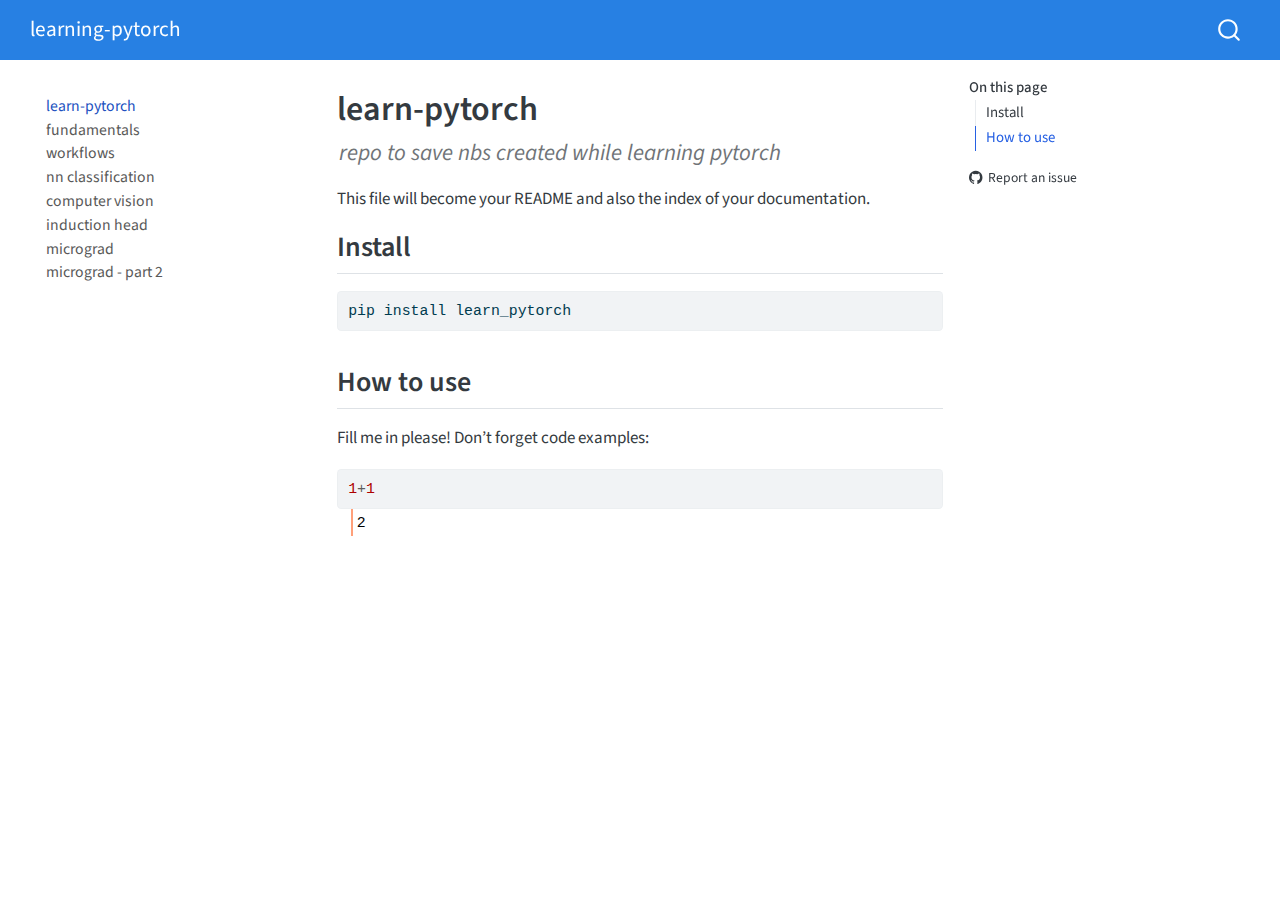
<file: index.html>
<!DOCTYPE html>
<html xmlns="http://www.w3.org/1999/xhtml" lang="en" xml:lang="en"><head>

<meta charset="utf-8">
<meta name="generator" content="quarto-1.5.56">

<meta name="viewport" content="width=device-width, initial-scale=1.0, user-scalable=yes">

<meta name="description" content="repo to save nbs created while learning pytorch">

<title>learn-pytorch – learning-pytorch</title>
<style>
code{white-space: pre-wrap;}
span.smallcaps{font-variant: small-caps;}
div.columns{display: flex; gap: min(4vw, 1.5em);}
div.column{flex: auto; overflow-x: auto;}
div.hanging-indent{margin-left: 1.5em; text-indent: -1.5em;}
ul.task-list{list-style: none;}
ul.task-list li input[type="checkbox"] {
  width: 0.8em;
  margin: 0 0.8em 0.2em -1em; /* quarto-specific, see https://github.com/quarto-dev/quarto-cli/issues/4556 */ 
  vertical-align: middle;
}
/* CSS for syntax highlighting */
pre > code.sourceCode { white-space: pre; position: relative; }
pre > code.sourceCode > span { line-height: 1.25; }
pre > code.sourceCode > span:empty { height: 1.2em; }
.sourceCode { overflow: visible; }
code.sourceCode > span { color: inherit; text-decoration: inherit; }
div.sourceCode { margin: 1em 0; }
pre.sourceCode { margin: 0; }
@media screen {
div.sourceCode { overflow: auto; }
}
@media print {
pre > code.sourceCode { white-space: pre-wrap; }
pre > code.sourceCode > span { display: inline-block; text-indent: -5em; padding-left: 5em; }
}
pre.numberSource code
  { counter-reset: source-line 0; }
pre.numberSource code > span
  { position: relative; left: -4em; counter-increment: source-line; }
pre.numberSource code > span > a:first-child::before
  { content: counter(source-line);
    position: relative; left: -1em; text-align: right; vertical-align: baseline;
    border: none; display: inline-block;
    -webkit-touch-callout: none; -webkit-user-select: none;
    -khtml-user-select: none; -moz-user-select: none;
    -ms-user-select: none; user-select: none;
    padding: 0 4px; width: 4em;
  }
pre.numberSource { margin-left: 3em;  padding-left: 4px; }
div.sourceCode
  {   }
@media screen {
pre > code.sourceCode > span > a:first-child::before { text-decoration: underline; }
}
</style>


<script src="site_libs/quarto-nav/quarto-nav.js"></script>
<script src="site_libs/quarto-nav/headroom.min.js"></script>
<script src="site_libs/clipboard/clipboard.min.js"></script>
<script src="site_libs/quarto-search/autocomplete.umd.js"></script>
<script src="site_libs/quarto-search/fuse.min.js"></script>
<script src="site_libs/quarto-search/quarto-search.js"></script>
<meta name="quarto:offset" content="./">
<script src="site_libs/quarto-html/quarto.js"></script>
<script src="site_libs/quarto-html/popper.min.js"></script>
<script src="site_libs/quarto-html/tippy.umd.min.js"></script>
<script src="site_libs/quarto-html/anchor.min.js"></script>
<link href="site_libs/quarto-html/tippy.css" rel="stylesheet">
<link href="site_libs/quarto-html/quarto-syntax-highlighting.css" rel="stylesheet" id="quarto-text-highlighting-styles">
<script src="site_libs/bootstrap/bootstrap.min.js"></script>
<link href="site_libs/bootstrap/bootstrap-icons.css" rel="stylesheet">
<link href="site_libs/bootstrap/bootstrap.min.css" rel="stylesheet" id="quarto-bootstrap" data-mode="light">
<script id="quarto-search-options" type="application/json">{
  "location": "navbar",
  "copy-button": false,
  "collapse-after": 3,
  "panel-placement": "end",
  "type": "overlay",
  "limit": 50,
  "keyboard-shortcut": [
    "f",
    "/",
    "s"
  ],
  "show-item-context": false,
  "language": {
    "search-no-results-text": "No results",
    "search-matching-documents-text": "matching documents",
    "search-copy-link-title": "Copy link to search",
    "search-hide-matches-text": "Hide additional matches",
    "search-more-match-text": "more match in this document",
    "search-more-matches-text": "more matches in this document",
    "search-clear-button-title": "Clear",
    "search-text-placeholder": "",
    "search-detached-cancel-button-title": "Cancel",
    "search-submit-button-title": "Submit",
    "search-label": "Search"
  }
}</script>


<link rel="stylesheet" href="styles.css">
<meta property="og:title" content="learn-pytorch – learning-pytorch">
<meta property="og:description" content="repo to save nbs created while learning pytorch">
<meta property="og:site_name" content="learning-pytorch">
<meta name="twitter:title" content="learn-pytorch – learning-pytorch">
<meta name="twitter:description" content="repo to save nbs created while learning pytorch">
<meta name="twitter:card" content="summary">
</head>

<body class="nav-sidebar floating nav-fixed">

<div id="quarto-search-results"></div>
  <header id="quarto-header" class="headroom fixed-top">
    <nav class="navbar navbar-expand-lg " data-bs-theme="dark">
      <div class="navbar-container container-fluid">
      <div class="navbar-brand-container mx-auto">
    <a class="navbar-brand" href="./index.html">
    <span class="navbar-title">learning-pytorch</span>
    </a>
  </div>
        <div class="quarto-navbar-tools tools-end">
</div>
          <div id="quarto-search" class="" title="Search"></div>
      </div> <!-- /container-fluid -->
    </nav>
  <nav class="quarto-secondary-nav">
    <div class="container-fluid d-flex">
      <button type="button" class="quarto-btn-toggle btn" data-bs-toggle="collapse" role="button" data-bs-target=".quarto-sidebar-collapse-item" aria-controls="quarto-sidebar" aria-expanded="false" aria-label="Toggle sidebar navigation" onclick="if (window.quartoToggleHeadroom) { window.quartoToggleHeadroom(); }">
        <i class="bi bi-layout-text-sidebar-reverse"></i>
      </button>
        <nav class="quarto-page-breadcrumbs" aria-label="breadcrumb"><ol class="breadcrumb"><li class="breadcrumb-item"><a href="./index.html">learn-pytorch</a></li></ol></nav>
        <a class="flex-grow-1" role="navigation" data-bs-toggle="collapse" data-bs-target=".quarto-sidebar-collapse-item" aria-controls="quarto-sidebar" aria-expanded="false" aria-label="Toggle sidebar navigation" onclick="if (window.quartoToggleHeadroom) { window.quartoToggleHeadroom(); }">      
        </a>
    </div>
  </nav>
</header>
<!-- content -->
<div id="quarto-content" class="quarto-container page-columns page-rows-contents page-layout-article page-navbar">
<!-- sidebar -->
  <nav id="quarto-sidebar" class="sidebar collapse collapse-horizontal quarto-sidebar-collapse-item sidebar-navigation floating overflow-auto">
    <div class="sidebar-menu-container"> 
    <ul class="list-unstyled mt-1">
        <li class="sidebar-item">
  <div class="sidebar-item-container"> 
  <a href="./index.html" class="sidebar-item-text sidebar-link active">
 <span class="menu-text">learn-pytorch</span></a>
  </div>
</li>
        <li class="sidebar-item">
  <div class="sidebar-item-container"> 
  <a href="./00-fundamentals.html" class="sidebar-item-text sidebar-link">
 <span class="menu-text">fundamentals</span></a>
  </div>
</li>
        <li class="sidebar-item">
  <div class="sidebar-item-container"> 
  <a href="./01-workflows.html" class="sidebar-item-text sidebar-link">
 <span class="menu-text">workflows</span></a>
  </div>
</li>
        <li class="sidebar-item">
  <div class="sidebar-item-container"> 
  <a href="./02-nn-classification.html" class="sidebar-item-text sidebar-link">
 <span class="menu-text">nn classification</span></a>
  </div>
</li>
        <li class="sidebar-item">
  <div class="sidebar-item-container"> 
  <a href="./03-cv.html" class="sidebar-item-text sidebar-link">
 <span class="menu-text">computer vision</span></a>
  </div>
</li>
        <li class="sidebar-item">
  <div class="sidebar-item-container"> 
  <a href="./induction-head.html" class="sidebar-item-text sidebar-link">
 <span class="menu-text">induction head</span></a>
  </div>
</li>
        <li class="sidebar-item">
  <div class="sidebar-item-container"> 
  <a href="./micrograd.html" class="sidebar-item-text sidebar-link">
 <span class="menu-text">micrograd</span></a>
  </div>
</li>
        <li class="sidebar-item">
  <div class="sidebar-item-container"> 
  <a href="./micrograd_lecture_second_half_roughly.html" class="sidebar-item-text sidebar-link">
 <span class="menu-text">micrograd - part 2</span></a>
  </div>
</li>
    </ul>
    </div>
</nav>
<div id="quarto-sidebar-glass" class="quarto-sidebar-collapse-item" data-bs-toggle="collapse" data-bs-target=".quarto-sidebar-collapse-item"></div>
<!-- margin-sidebar -->
    <div id="quarto-margin-sidebar" class="sidebar margin-sidebar">
        <nav id="TOC" role="doc-toc" class="toc-active">
    <h2 id="toc-title">On this page</h2>
   
  <ul>
  <li><a href="#install" id="toc-install" class="nav-link active" data-scroll-target="#install">Install</a></li>
  <li><a href="#how-to-use" id="toc-how-to-use" class="nav-link" data-scroll-target="#how-to-use">How to use</a></li>
  </ul>
<div class="toc-actions"><ul><li><a href="https://github.com/deven367/learning-pytorch/issues/new" class="toc-action"><i class="bi bi-github"></i>Report an issue</a></li></ul></div></nav>
    </div>
<!-- main -->
<main class="content" id="quarto-document-content">

<header id="title-block-header" class="quarto-title-block default">
<div class="quarto-title">
<h1 class="title">learn-pytorch</h1>
</div>

<div>
  <div class="description">
    repo to save nbs created while learning pytorch
  </div>
</div>


<div class="quarto-title-meta">

    
  
    
  </div>
  


</header>


<!-- WARNING: THIS FILE WAS AUTOGENERATED! DO NOT EDIT! -->
<p>This file will become your README and also the index of your documentation.</p>
<section id="install" class="level2">
<h2 class="anchored" data-anchor-id="install">Install</h2>
<div class="sourceCode" id="cb1"><pre class="sourceCode sh code-with-copy"><code class="sourceCode bash"><span id="cb1-1"><a href="#cb1-1" aria-hidden="true" tabindex="-1"></a><span class="ex">pip</span> install learn_pytorch</span></code><button title="Copy to Clipboard" class="code-copy-button"><i class="bi"></i></button></pre></div>
</section>
<section id="how-to-use" class="level2">
<h2 class="anchored" data-anchor-id="how-to-use">How to use</h2>
<p>Fill me in please! Don’t forget code examples:</p>
<div id="cell-7" class="cell">
<div class="sourceCode cell-code" id="cb2"><pre class="sourceCode python code-with-copy"><code class="sourceCode python"><span id="cb2-1"><a href="#cb2-1" aria-hidden="true" tabindex="-1"></a><span class="dv">1</span><span class="op">+</span><span class="dv">1</span></span></code><button title="Copy to Clipboard" class="code-copy-button"><i class="bi"></i></button></pre></div>
<div class="cell-output cell-output-display">
<pre><code>2</code></pre>
</div>
</div>


</section>

</main> <!-- /main -->
<script id="quarto-html-after-body" type="application/javascript">
window.document.addEventListener("DOMContentLoaded", function (event) {
  const toggleBodyColorMode = (bsSheetEl) => {
    const mode = bsSheetEl.getAttribute("data-mode");
    const bodyEl = window.document.querySelector("body");
    if (mode === "dark") {
      bodyEl.classList.add("quarto-dark");
      bodyEl.classList.remove("quarto-light");
    } else {
      bodyEl.classList.add("quarto-light");
      bodyEl.classList.remove("quarto-dark");
    }
  }
  const toggleBodyColorPrimary = () => {
    const bsSheetEl = window.document.querySelector("link#quarto-bootstrap");
    if (bsSheetEl) {
      toggleBodyColorMode(bsSheetEl);
    }
  }
  toggleBodyColorPrimary();  
  const icon = "";
  const anchorJS = new window.AnchorJS();
  anchorJS.options = {
    placement: 'right',
    icon: icon
  };
  anchorJS.add('.anchored');
  const isCodeAnnotation = (el) => {
    for (const clz of el.classList) {
      if (clz.startsWith('code-annotation-')) {                     
        return true;
      }
    }
    return false;
  }
  const onCopySuccess = function(e) {
    // button target
    const button = e.trigger;
    // don't keep focus
    button.blur();
    // flash "checked"
    button.classList.add('code-copy-button-checked');
    var currentTitle = button.getAttribute("title");
    button.setAttribute("title", "Copied!");
    let tooltip;
    if (window.bootstrap) {
      button.setAttribute("data-bs-toggle", "tooltip");
      button.setAttribute("data-bs-placement", "left");
      button.setAttribute("data-bs-title", "Copied!");
      tooltip = new bootstrap.Tooltip(button, 
        { trigger: "manual", 
          customClass: "code-copy-button-tooltip",
          offset: [0, -8]});
      tooltip.show();    
    }
    setTimeout(function() {
      if (tooltip) {
        tooltip.hide();
        button.removeAttribute("data-bs-title");
        button.removeAttribute("data-bs-toggle");
        button.removeAttribute("data-bs-placement");
      }
      button.setAttribute("title", currentTitle);
      button.classList.remove('code-copy-button-checked');
    }, 1000);
    // clear code selection
    e.clearSelection();
  }
  const getTextToCopy = function(trigger) {
      const codeEl = trigger.previousElementSibling.cloneNode(true);
      for (const childEl of codeEl.children) {
        if (isCodeAnnotation(childEl)) {
          childEl.remove();
        }
      }
      return codeEl.innerText;
  }
  const clipboard = new window.ClipboardJS('.code-copy-button:not([data-in-quarto-modal])', {
    text: getTextToCopy
  });
  clipboard.on('success', onCopySuccess);
  if (window.document.getElementById('quarto-embedded-source-code-modal')) {
    // For code content inside modals, clipBoardJS needs to be initialized with a container option
    // TODO: Check when it could be a function (https://github.com/zenorocha/clipboard.js/issues/860)
    const clipboardModal = new window.ClipboardJS('.code-copy-button[data-in-quarto-modal]', {
      text: getTextToCopy,
      container: window.document.getElementById('quarto-embedded-source-code-modal')
    });
    clipboardModal.on('success', onCopySuccess);
  }
    var localhostRegex = new RegExp(/^(?:http|https):\/\/localhost\:?[0-9]*\//);
    var mailtoRegex = new RegExp(/^mailto:/);
      var filterRegex = new RegExp("https:\/\/deven367\.github\.io\/learning-pytorch");
    var isInternal = (href) => {
        return filterRegex.test(href) || localhostRegex.test(href) || mailtoRegex.test(href);
    }
    // Inspect non-navigation links and adorn them if external
 	var links = window.document.querySelectorAll('a[href]:not(.nav-link):not(.navbar-brand):not(.toc-action):not(.sidebar-link):not(.sidebar-item-toggle):not(.pagination-link):not(.no-external):not([aria-hidden]):not(.dropdown-item):not(.quarto-navigation-tool):not(.about-link)');
    for (var i=0; i<links.length; i++) {
      const link = links[i];
      if (!isInternal(link.href)) {
        // undo the damage that might have been done by quarto-nav.js in the case of
        // links that we want to consider external
        if (link.dataset.originalHref !== undefined) {
          link.href = link.dataset.originalHref;
        }
      }
    }
  function tippyHover(el, contentFn, onTriggerFn, onUntriggerFn) {
    const config = {
      allowHTML: true,
      maxWidth: 500,
      delay: 100,
      arrow: false,
      appendTo: function(el) {
          return el.parentElement;
      },
      interactive: true,
      interactiveBorder: 10,
      theme: 'quarto',
      placement: 'bottom-start',
    };
    if (contentFn) {
      config.content = contentFn;
    }
    if (onTriggerFn) {
      config.onTrigger = onTriggerFn;
    }
    if (onUntriggerFn) {
      config.onUntrigger = onUntriggerFn;
    }
    window.tippy(el, config); 
  }
  const noterefs = window.document.querySelectorAll('a[role="doc-noteref"]');
  for (var i=0; i<noterefs.length; i++) {
    const ref = noterefs[i];
    tippyHover(ref, function() {
      // use id or data attribute instead here
      let href = ref.getAttribute('data-footnote-href') || ref.getAttribute('href');
      try { href = new URL(href).hash; } catch {}
      const id = href.replace(/^#\/?/, "");
      const note = window.document.getElementById(id);
      if (note) {
        return note.innerHTML;
      } else {
        return "";
      }
    });
  }
  const xrefs = window.document.querySelectorAll('a.quarto-xref');
  const processXRef = (id, note) => {
    // Strip column container classes
    const stripColumnClz = (el) => {
      el.classList.remove("page-full", "page-columns");
      if (el.children) {
        for (const child of el.children) {
          stripColumnClz(child);
        }
      }
    }
    stripColumnClz(note)
    if (id === null || id.startsWith('sec-')) {
      // Special case sections, only their first couple elements
      const container = document.createElement("div");
      if (note.children && note.children.length > 2) {
        container.appendChild(note.children[0].cloneNode(true));
        for (let i = 1; i < note.children.length; i++) {
          const child = note.children[i];
          if (child.tagName === "P" && child.innerText === "") {
            continue;
          } else {
            container.appendChild(child.cloneNode(true));
            break;
          }
        }
        if (window.Quarto?.typesetMath) {
          window.Quarto.typesetMath(container);
        }
        return container.innerHTML
      } else {
        if (window.Quarto?.typesetMath) {
          window.Quarto.typesetMath(note);
        }
        return note.innerHTML;
      }
    } else {
      // Remove any anchor links if they are present
      const anchorLink = note.querySelector('a.anchorjs-link');
      if (anchorLink) {
        anchorLink.remove();
      }
      if (window.Quarto?.typesetMath) {
        window.Quarto.typesetMath(note);
      }
      // TODO in 1.5, we should make sure this works without a callout special case
      if (note.classList.contains("callout")) {
        return note.outerHTML;
      } else {
        return note.innerHTML;
      }
    }
  }
  for (var i=0; i<xrefs.length; i++) {
    const xref = xrefs[i];
    tippyHover(xref, undefined, function(instance) {
      instance.disable();
      let url = xref.getAttribute('href');
      let hash = undefined; 
      if (url.startsWith('#')) {
        hash = url;
      } else {
        try { hash = new URL(url).hash; } catch {}
      }
      if (hash) {
        const id = hash.replace(/^#\/?/, "");
        const note = window.document.getElementById(id);
        if (note !== null) {
          try {
            const html = processXRef(id, note.cloneNode(true));
            instance.setContent(html);
          } finally {
            instance.enable();
            instance.show();
          }
        } else {
          // See if we can fetch this
          fetch(url.split('#')[0])
          .then(res => res.text())
          .then(html => {
            const parser = new DOMParser();
            const htmlDoc = parser.parseFromString(html, "text/html");
            const note = htmlDoc.getElementById(id);
            if (note !== null) {
              const html = processXRef(id, note);
              instance.setContent(html);
            } 
          }).finally(() => {
            instance.enable();
            instance.show();
          });
        }
      } else {
        // See if we can fetch a full url (with no hash to target)
        // This is a special case and we should probably do some content thinning / targeting
        fetch(url)
        .then(res => res.text())
        .then(html => {
          const parser = new DOMParser();
          const htmlDoc = parser.parseFromString(html, "text/html");
          const note = htmlDoc.querySelector('main.content');
          if (note !== null) {
            // This should only happen for chapter cross references
            // (since there is no id in the URL)
            // remove the first header
            if (note.children.length > 0 && note.children[0].tagName === "HEADER") {
              note.children[0].remove();
            }
            const html = processXRef(null, note);
            instance.setContent(html);
          } 
        }).finally(() => {
          instance.enable();
          instance.show();
        });
      }
    }, function(instance) {
    });
  }
      let selectedAnnoteEl;
      const selectorForAnnotation = ( cell, annotation) => {
        let cellAttr = 'data-code-cell="' + cell + '"';
        let lineAttr = 'data-code-annotation="' +  annotation + '"';
        const selector = 'span[' + cellAttr + '][' + lineAttr + ']';
        return selector;
      }
      const selectCodeLines = (annoteEl) => {
        const doc = window.document;
        const targetCell = annoteEl.getAttribute("data-target-cell");
        const targetAnnotation = annoteEl.getAttribute("data-target-annotation");
        const annoteSpan = window.document.querySelector(selectorForAnnotation(targetCell, targetAnnotation));
        const lines = annoteSpan.getAttribute("data-code-lines").split(",");
        const lineIds = lines.map((line) => {
          return targetCell + "-" + line;
        })
        let top = null;
        let height = null;
        let parent = null;
        if (lineIds.length > 0) {
            //compute the position of the single el (top and bottom and make a div)
            const el = window.document.getElementById(lineIds[0]);
            top = el.offsetTop;
            height = el.offsetHeight;
            parent = el.parentElement.parentElement;
          if (lineIds.length > 1) {
            const lastEl = window.document.getElementById(lineIds[lineIds.length - 1]);
            const bottom = lastEl.offsetTop + lastEl.offsetHeight;
            height = bottom - top;
          }
          if (top !== null && height !== null && parent !== null) {
            // cook up a div (if necessary) and position it 
            let div = window.document.getElementById("code-annotation-line-highlight");
            if (div === null) {
              div = window.document.createElement("div");
              div.setAttribute("id", "code-annotation-line-highlight");
              div.style.position = 'absolute';
              parent.appendChild(div);
            }
            div.style.top = top - 2 + "px";
            div.style.height = height + 4 + "px";
            div.style.left = 0;
            let gutterDiv = window.document.getElementById("code-annotation-line-highlight-gutter");
            if (gutterDiv === null) {
              gutterDiv = window.document.createElement("div");
              gutterDiv.setAttribute("id", "code-annotation-line-highlight-gutter");
              gutterDiv.style.position = 'absolute';
              const codeCell = window.document.getElementById(targetCell);
              const gutter = codeCell.querySelector('.code-annotation-gutter');
              gutter.appendChild(gutterDiv);
            }
            gutterDiv.style.top = top - 2 + "px";
            gutterDiv.style.height = height + 4 + "px";
          }
          selectedAnnoteEl = annoteEl;
        }
      };
      const unselectCodeLines = () => {
        const elementsIds = ["code-annotation-line-highlight", "code-annotation-line-highlight-gutter"];
        elementsIds.forEach((elId) => {
          const div = window.document.getElementById(elId);
          if (div) {
            div.remove();
          }
        });
        selectedAnnoteEl = undefined;
      };
        // Handle positioning of the toggle
    window.addEventListener(
      "resize",
      throttle(() => {
        elRect = undefined;
        if (selectedAnnoteEl) {
          selectCodeLines(selectedAnnoteEl);
        }
      }, 10)
    );
    function throttle(fn, ms) {
    let throttle = false;
    let timer;
      return (...args) => {
        if(!throttle) { // first call gets through
            fn.apply(this, args);
            throttle = true;
        } else { // all the others get throttled
            if(timer) clearTimeout(timer); // cancel #2
            timer = setTimeout(() => {
              fn.apply(this, args);
              timer = throttle = false;
            }, ms);
        }
      };
    }
      // Attach click handler to the DT
      const annoteDls = window.document.querySelectorAll('dt[data-target-cell]');
      for (const annoteDlNode of annoteDls) {
        annoteDlNode.addEventListener('click', (event) => {
          const clickedEl = event.target;
          if (clickedEl !== selectedAnnoteEl) {
            unselectCodeLines();
            const activeEl = window.document.querySelector('dt[data-target-cell].code-annotation-active');
            if (activeEl) {
              activeEl.classList.remove('code-annotation-active');
            }
            selectCodeLines(clickedEl);
            clickedEl.classList.add('code-annotation-active');
          } else {
            // Unselect the line
            unselectCodeLines();
            clickedEl.classList.remove('code-annotation-active');
          }
        });
      }
  const findCites = (el) => {
    const parentEl = el.parentElement;
    if (parentEl) {
      const cites = parentEl.dataset.cites;
      if (cites) {
        return {
          el,
          cites: cites.split(' ')
        };
      } else {
        return findCites(el.parentElement)
      }
    } else {
      return undefined;
    }
  };
  var bibliorefs = window.document.querySelectorAll('a[role="doc-biblioref"]');
  for (var i=0; i<bibliorefs.length; i++) {
    const ref = bibliorefs[i];
    const citeInfo = findCites(ref);
    if (citeInfo) {
      tippyHover(citeInfo.el, function() {
        var popup = window.document.createElement('div');
        citeInfo.cites.forEach(function(cite) {
          var citeDiv = window.document.createElement('div');
          citeDiv.classList.add('hanging-indent');
          citeDiv.classList.add('csl-entry');
          var biblioDiv = window.document.getElementById('ref-' + cite);
          if (biblioDiv) {
            citeDiv.innerHTML = biblioDiv.innerHTML;
          }
          popup.appendChild(citeDiv);
        });
        return popup.innerHTML;
      });
    }
  }
});
</script>
</div> <!-- /content -->




<footer class="footer"><div class="nav-footer"><div class="nav-footer-center"><div class="toc-actions d-sm-block d-md-none"><ul><li><a href="https://github.com/deven367/learning-pytorch/issues/new" class="toc-action"><i class="bi bi-github"></i>Report an issue</a></li></ul></div></div></div></footer></body></html>
</file>
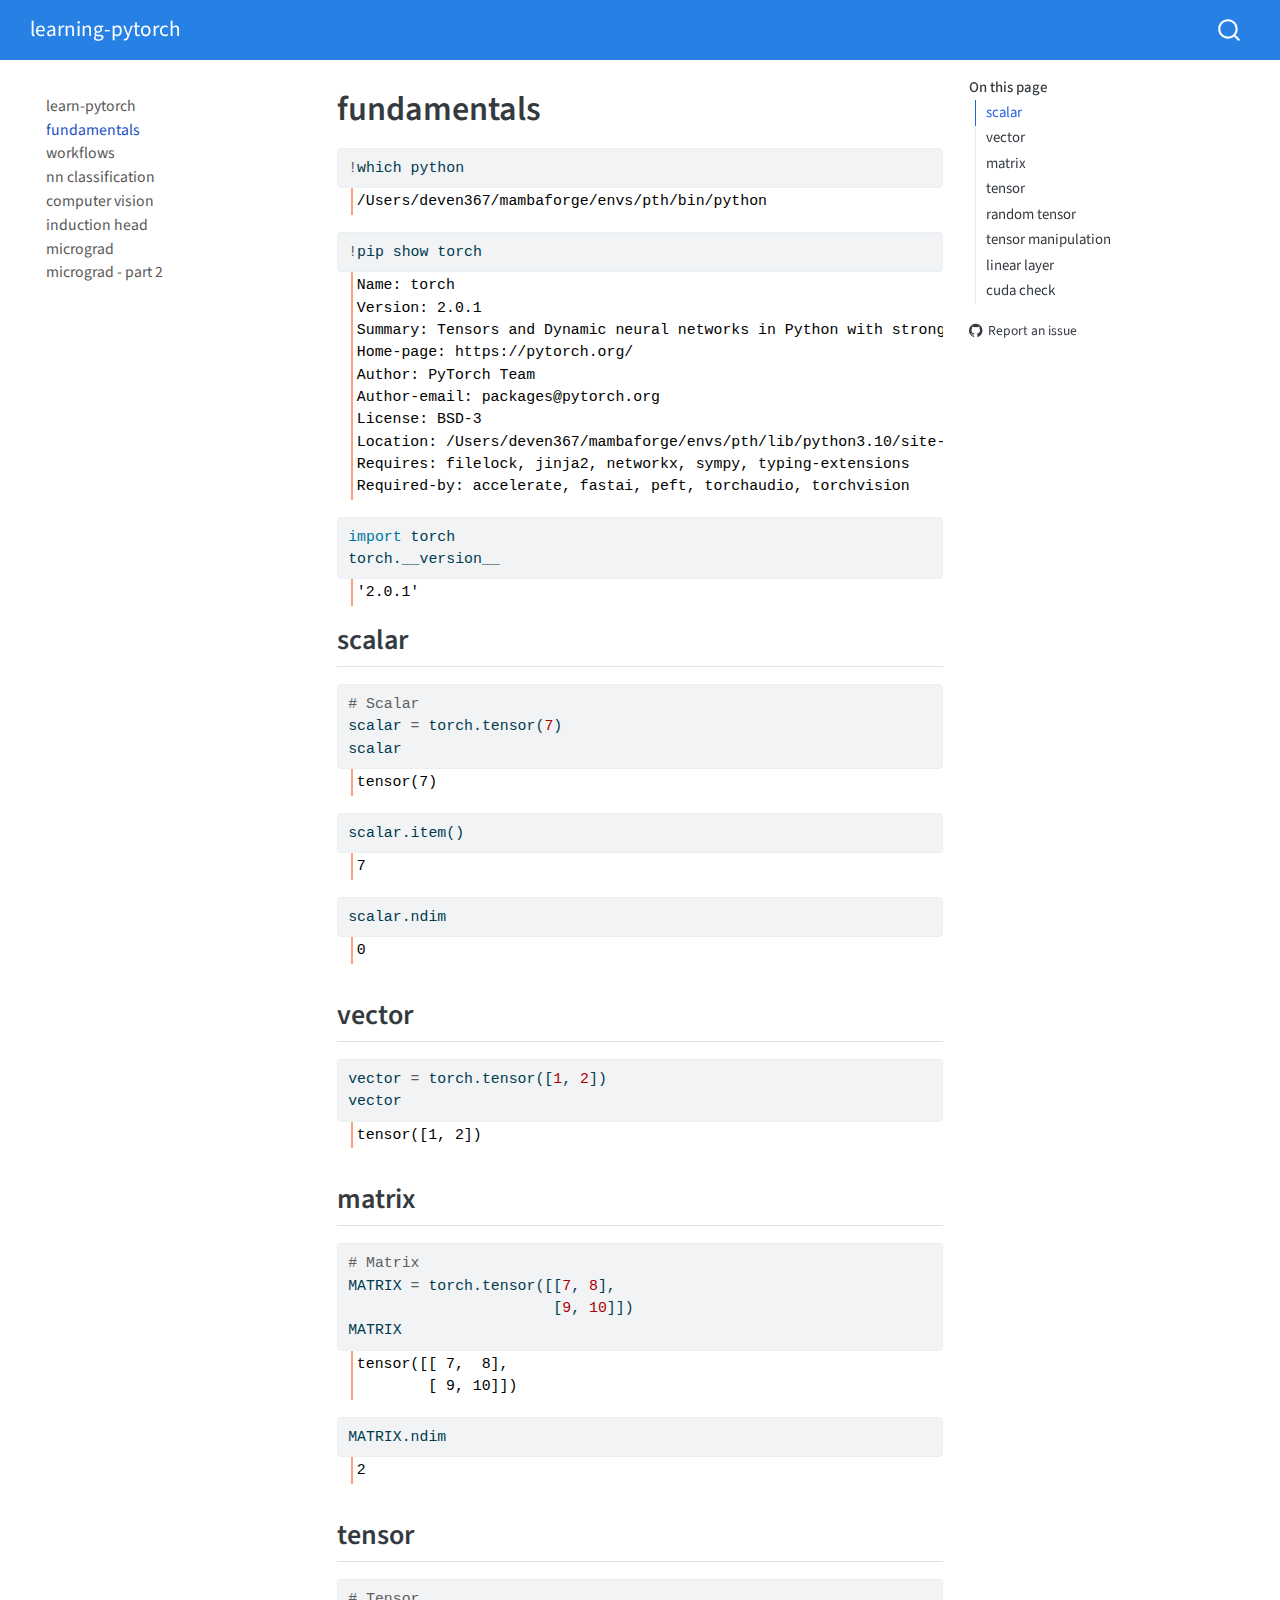
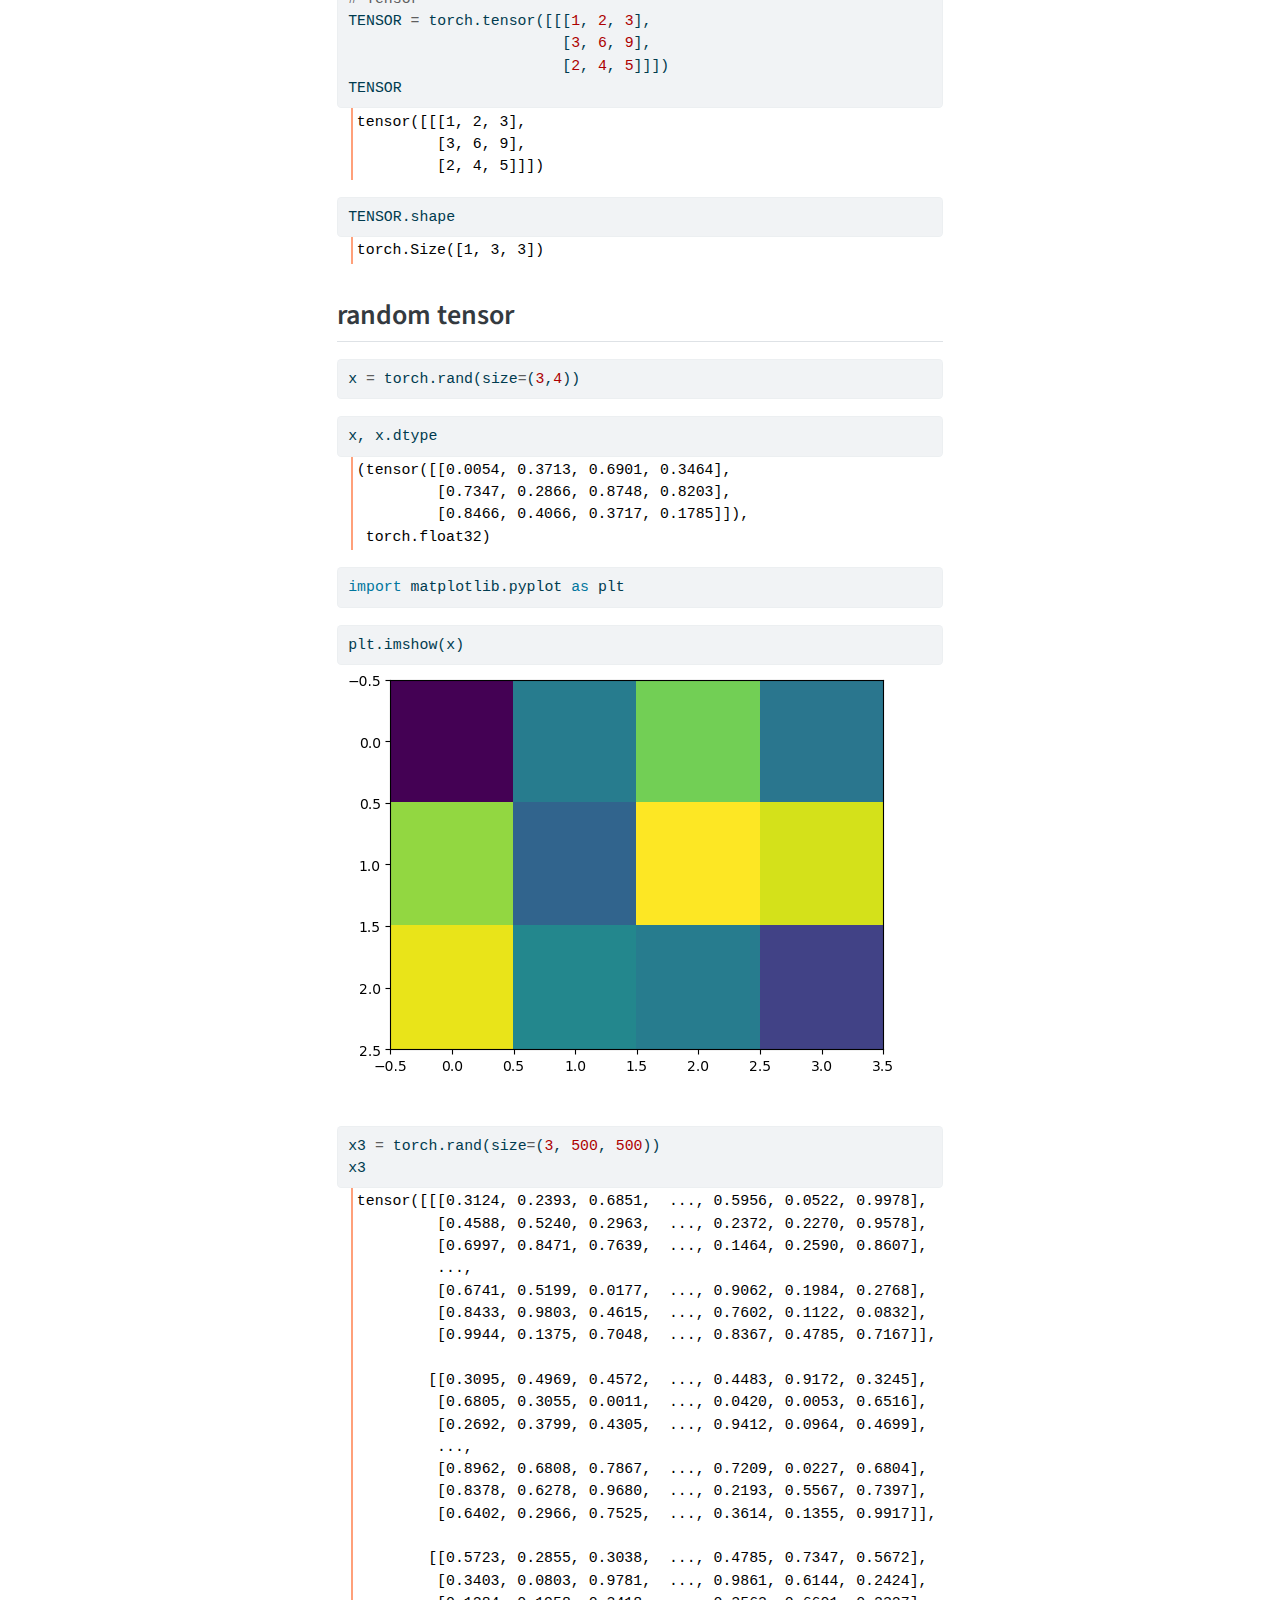
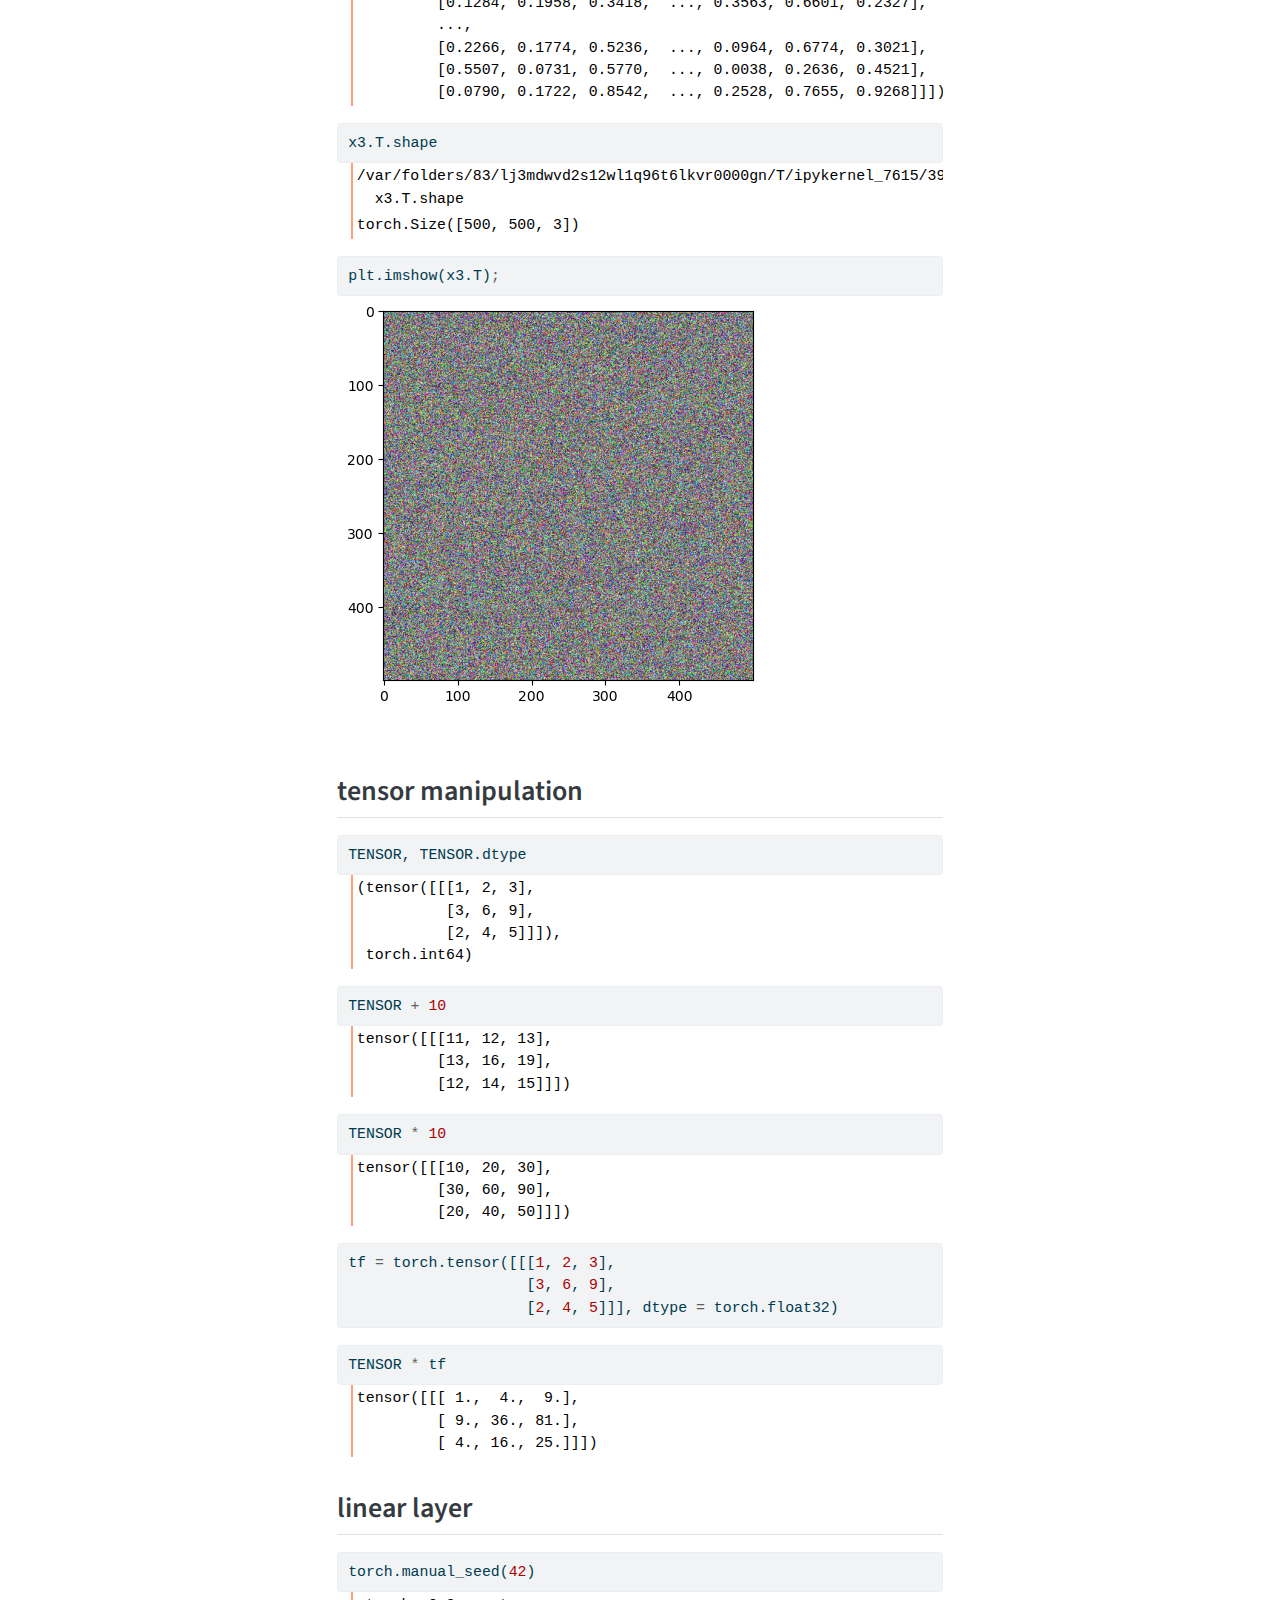
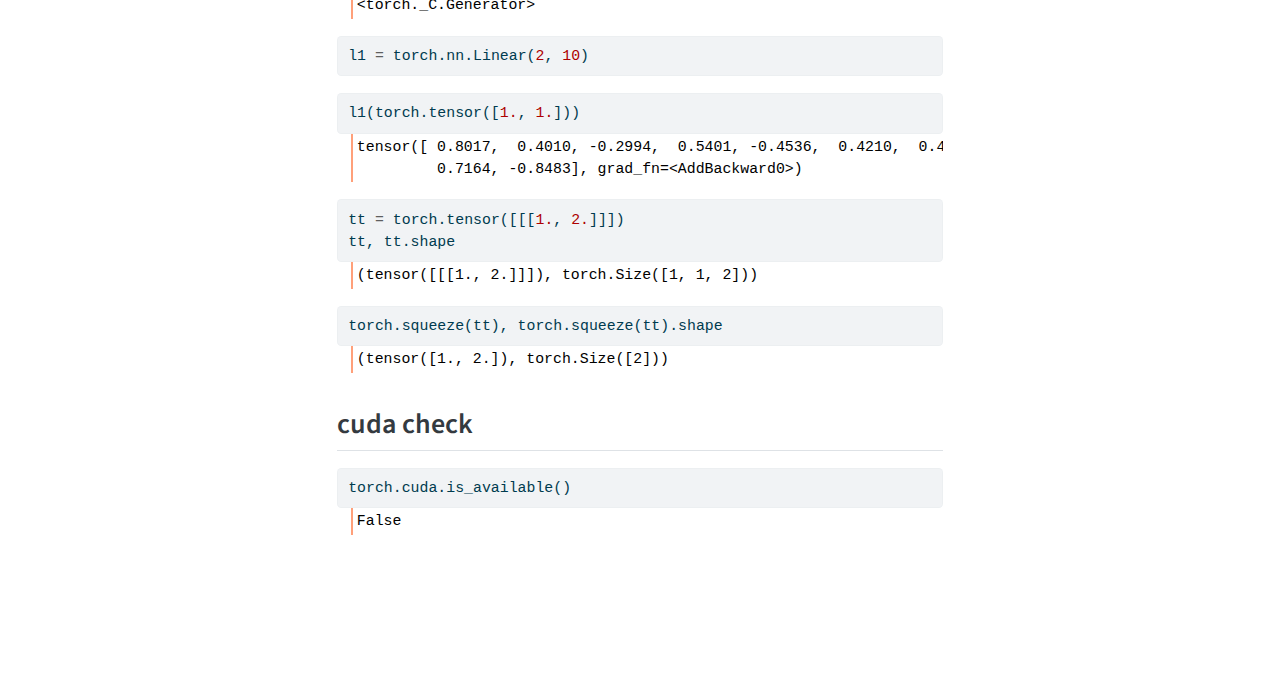
<file: 00-fundamentals.html>
<!DOCTYPE html>
<html xmlns="http://www.w3.org/1999/xhtml" lang="en" xml:lang="en"><head>

<meta charset="utf-8">
<meta name="generator" content="quarto-1.5.56">

<meta name="viewport" content="width=device-width, initial-scale=1.0, user-scalable=yes">


<title>fundamentals – learning-pytorch</title>
<style>
code{white-space: pre-wrap;}
span.smallcaps{font-variant: small-caps;}
div.columns{display: flex; gap: min(4vw, 1.5em);}
div.column{flex: auto; overflow-x: auto;}
div.hanging-indent{margin-left: 1.5em; text-indent: -1.5em;}
ul.task-list{list-style: none;}
ul.task-list li input[type="checkbox"] {
  width: 0.8em;
  margin: 0 0.8em 0.2em -1em; /* quarto-specific, see https://github.com/quarto-dev/quarto-cli/issues/4556 */ 
  vertical-align: middle;
}
/* CSS for syntax highlighting */
pre > code.sourceCode { white-space: pre; position: relative; }
pre > code.sourceCode > span { line-height: 1.25; }
pre > code.sourceCode > span:empty { height: 1.2em; }
.sourceCode { overflow: visible; }
code.sourceCode > span { color: inherit; text-decoration: inherit; }
div.sourceCode { margin: 1em 0; }
pre.sourceCode { margin: 0; }
@media screen {
div.sourceCode { overflow: auto; }
}
@media print {
pre > code.sourceCode { white-space: pre-wrap; }
pre > code.sourceCode > span { display: inline-block; text-indent: -5em; padding-left: 5em; }
}
pre.numberSource code
  { counter-reset: source-line 0; }
pre.numberSource code > span
  { position: relative; left: -4em; counter-increment: source-line; }
pre.numberSource code > span > a:first-child::before
  { content: counter(source-line);
    position: relative; left: -1em; text-align: right; vertical-align: baseline;
    border: none; display: inline-block;
    -webkit-touch-callout: none; -webkit-user-select: none;
    -khtml-user-select: none; -moz-user-select: none;
    -ms-user-select: none; user-select: none;
    padding: 0 4px; width: 4em;
  }
pre.numberSource { margin-left: 3em;  padding-left: 4px; }
div.sourceCode
  {   }
@media screen {
pre > code.sourceCode > span > a:first-child::before { text-decoration: underline; }
}
</style>


<script src="site_libs/quarto-nav/quarto-nav.js"></script>
<script src="site_libs/quarto-nav/headroom.min.js"></script>
<script src="site_libs/clipboard/clipboard.min.js"></script>
<script src="site_libs/quarto-search/autocomplete.umd.js"></script>
<script src="site_libs/quarto-search/fuse.min.js"></script>
<script src="site_libs/quarto-search/quarto-search.js"></script>
<meta name="quarto:offset" content="./">
<script src="site_libs/quarto-html/quarto.js"></script>
<script src="site_libs/quarto-html/popper.min.js"></script>
<script src="site_libs/quarto-html/tippy.umd.min.js"></script>
<script src="site_libs/quarto-html/anchor.min.js"></script>
<link href="site_libs/quarto-html/tippy.css" rel="stylesheet">
<link href="site_libs/quarto-html/quarto-syntax-highlighting.css" rel="stylesheet" id="quarto-text-highlighting-styles">
<script src="site_libs/bootstrap/bootstrap.min.js"></script>
<link href="site_libs/bootstrap/bootstrap-icons.css" rel="stylesheet">
<link href="site_libs/bootstrap/bootstrap.min.css" rel="stylesheet" id="quarto-bootstrap" data-mode="light">
<script id="quarto-search-options" type="application/json">{
  "location": "navbar",
  "copy-button": false,
  "collapse-after": 3,
  "panel-placement": "end",
  "type": "overlay",
  "limit": 50,
  "keyboard-shortcut": [
    "f",
    "/",
    "s"
  ],
  "show-item-context": false,
  "language": {
    "search-no-results-text": "No results",
    "search-matching-documents-text": "matching documents",
    "search-copy-link-title": "Copy link to search",
    "search-hide-matches-text": "Hide additional matches",
    "search-more-match-text": "more match in this document",
    "search-more-matches-text": "more matches in this document",
    "search-clear-button-title": "Clear",
    "search-text-placeholder": "",
    "search-detached-cancel-button-title": "Cancel",
    "search-submit-button-title": "Submit",
    "search-label": "Search"
  }
}</script>


<link rel="stylesheet" href="styles.css">
<meta property="og:title" content="fundamentals – learning-pytorch">
<meta property="og:site_name" content="learning-pytorch">
<meta name="twitter:title" content="fundamentals – learning-pytorch">
<meta name="twitter:card" content="summary">
</head>

<body class="nav-sidebar floating nav-fixed">

<div id="quarto-search-results"></div>
  <header id="quarto-header" class="headroom fixed-top">
    <nav class="navbar navbar-expand-lg " data-bs-theme="dark">
      <div class="navbar-container container-fluid">
      <div class="navbar-brand-container mx-auto">
    <a class="navbar-brand" href="./index.html">
    <span class="navbar-title">learning-pytorch</span>
    </a>
  </div>
        <div class="quarto-navbar-tools tools-end">
</div>
          <div id="quarto-search" class="" title="Search"></div>
      </div> <!-- /container-fluid -->
    </nav>
  <nav class="quarto-secondary-nav">
    <div class="container-fluid d-flex">
      <button type="button" class="quarto-btn-toggle btn" data-bs-toggle="collapse" role="button" data-bs-target=".quarto-sidebar-collapse-item" aria-controls="quarto-sidebar" aria-expanded="false" aria-label="Toggle sidebar navigation" onclick="if (window.quartoToggleHeadroom) { window.quartoToggleHeadroom(); }">
        <i class="bi bi-layout-text-sidebar-reverse"></i>
      </button>
        <nav class="quarto-page-breadcrumbs" aria-label="breadcrumb"><ol class="breadcrumb"><li class="breadcrumb-item"><a href="./00-fundamentals.html">fundamentals</a></li></ol></nav>
        <a class="flex-grow-1" role="navigation" data-bs-toggle="collapse" data-bs-target=".quarto-sidebar-collapse-item" aria-controls="quarto-sidebar" aria-expanded="false" aria-label="Toggle sidebar navigation" onclick="if (window.quartoToggleHeadroom) { window.quartoToggleHeadroom(); }">      
        </a>
    </div>
  </nav>
</header>
<!-- content -->
<div id="quarto-content" class="quarto-container page-columns page-rows-contents page-layout-article page-navbar">
<!-- sidebar -->
  <nav id="quarto-sidebar" class="sidebar collapse collapse-horizontal quarto-sidebar-collapse-item sidebar-navigation floating overflow-auto">
    <div class="sidebar-menu-container"> 
    <ul class="list-unstyled mt-1">
        <li class="sidebar-item">
  <div class="sidebar-item-container"> 
  <a href="./index.html" class="sidebar-item-text sidebar-link">
 <span class="menu-text">learn-pytorch</span></a>
  </div>
</li>
        <li class="sidebar-item">
  <div class="sidebar-item-container"> 
  <a href="./00-fundamentals.html" class="sidebar-item-text sidebar-link active">
 <span class="menu-text">fundamentals</span></a>
  </div>
</li>
        <li class="sidebar-item">
  <div class="sidebar-item-container"> 
  <a href="./01-workflows.html" class="sidebar-item-text sidebar-link">
 <span class="menu-text">workflows</span></a>
  </div>
</li>
        <li class="sidebar-item">
  <div class="sidebar-item-container"> 
  <a href="./02-nn-classification.html" class="sidebar-item-text sidebar-link">
 <span class="menu-text">nn classification</span></a>
  </div>
</li>
        <li class="sidebar-item">
  <div class="sidebar-item-container"> 
  <a href="./03-cv.html" class="sidebar-item-text sidebar-link">
 <span class="menu-text">computer vision</span></a>
  </div>
</li>
        <li class="sidebar-item">
  <div class="sidebar-item-container"> 
  <a href="./induction-head.html" class="sidebar-item-text sidebar-link">
 <span class="menu-text">induction head</span></a>
  </div>
</li>
        <li class="sidebar-item">
  <div class="sidebar-item-container"> 
  <a href="./micrograd.html" class="sidebar-item-text sidebar-link">
 <span class="menu-text">micrograd</span></a>
  </div>
</li>
        <li class="sidebar-item">
  <div class="sidebar-item-container"> 
  <a href="./micrograd_lecture_second_half_roughly.html" class="sidebar-item-text sidebar-link">
 <span class="menu-text">micrograd - part 2</span></a>
  </div>
</li>
    </ul>
    </div>
</nav>
<div id="quarto-sidebar-glass" class="quarto-sidebar-collapse-item" data-bs-toggle="collapse" data-bs-target=".quarto-sidebar-collapse-item"></div>
<!-- margin-sidebar -->
    <div id="quarto-margin-sidebar" class="sidebar margin-sidebar">
        <nav id="TOC" role="doc-toc" class="toc-active">
    <h2 id="toc-title">On this page</h2>
   
  <ul>
  <li><a href="#scalar" id="toc-scalar" class="nav-link active" data-scroll-target="#scalar">scalar</a></li>
  <li><a href="#vector" id="toc-vector" class="nav-link" data-scroll-target="#vector">vector</a></li>
  <li><a href="#matrix" id="toc-matrix" class="nav-link" data-scroll-target="#matrix">matrix</a></li>
  <li><a href="#tensor" id="toc-tensor" class="nav-link" data-scroll-target="#tensor">tensor</a></li>
  <li><a href="#random-tensor" id="toc-random-tensor" class="nav-link" data-scroll-target="#random-tensor">random tensor</a></li>
  <li><a href="#tensor-manipulation" id="toc-tensor-manipulation" class="nav-link" data-scroll-target="#tensor-manipulation">tensor manipulation</a></li>
  <li><a href="#linear-layer" id="toc-linear-layer" class="nav-link" data-scroll-target="#linear-layer">linear layer</a></li>
  <li><a href="#cuda-check" id="toc-cuda-check" class="nav-link" data-scroll-target="#cuda-check">cuda check</a></li>
  </ul>
<div class="toc-actions"><ul><li><a href="https://github.com/deven367/learning-pytorch/issues/new" class="toc-action"><i class="bi bi-github"></i>Report an issue</a></li></ul></div></nav>
    </div>
<!-- main -->
<main class="content" id="quarto-document-content">

<header id="title-block-header" class="quarto-title-block default">
<div class="quarto-title">
<h1 class="title">fundamentals</h1>
</div>



<div class="quarto-title-meta">

    
  
    
  </div>
  


</header>


<!-- WARNING: THIS FILE WAS AUTOGENERATED! DO NOT EDIT! -->
<div id="cef5399d" class="cell">
<div class="sourceCode cell-code" id="cb1"><pre class="sourceCode python code-with-copy"><code class="sourceCode python"><span id="cb1-1"><a href="#cb1-1" aria-hidden="true" tabindex="-1"></a><span class="op">!</span>which python</span></code><button title="Copy to Clipboard" class="code-copy-button"><i class="bi"></i></button></pre></div>
<div class="cell-output cell-output-stdout">
<pre><code>/Users/deven367/mambaforge/envs/pth/bin/python</code></pre>
</div>
</div>
<div id="42c214fb" class="cell">
<div class="sourceCode cell-code" id="cb3"><pre class="sourceCode python code-with-copy"><code class="sourceCode python"><span id="cb3-1"><a href="#cb3-1" aria-hidden="true" tabindex="-1"></a><span class="op">!</span>pip show torch</span></code><button title="Copy to Clipboard" class="code-copy-button"><i class="bi"></i></button></pre></div>
<div class="cell-output cell-output-stdout">
<pre><code>Name: torch
Version: 2.0.1
Summary: Tensors and Dynamic neural networks in Python with strong GPU acceleration
Home-page: https://pytorch.org/
Author: PyTorch Team
Author-email: packages@pytorch.org
License: BSD-3
Location: /Users/deven367/mambaforge/envs/pth/lib/python3.10/site-packages
Requires: filelock, jinja2, networkx, sympy, typing-extensions
Required-by: accelerate, fastai, peft, torchaudio, torchvision</code></pre>
</div>
</div>
<div id="ae6f5fee" class="cell">
<div class="sourceCode cell-code" id="cb5"><pre class="sourceCode python code-with-copy"><code class="sourceCode python"><span id="cb5-1"><a href="#cb5-1" aria-hidden="true" tabindex="-1"></a><span class="im">import</span> torch</span>
<span id="cb5-2"><a href="#cb5-2" aria-hidden="true" tabindex="-1"></a>torch.__version__</span></code><button title="Copy to Clipboard" class="code-copy-button"><i class="bi"></i></button></pre></div>
<div class="cell-output cell-output-display">
<pre><code>'2.0.1'</code></pre>
</div>
</div>
<section id="scalar" class="level2">
<h2 class="anchored" data-anchor-id="scalar">scalar</h2>
<div id="58ff23e8" class="cell">
<div class="sourceCode cell-code" id="cb7"><pre class="sourceCode python code-with-copy"><code class="sourceCode python"><span id="cb7-1"><a href="#cb7-1" aria-hidden="true" tabindex="-1"></a><span class="co"># Scalar</span></span>
<span id="cb7-2"><a href="#cb7-2" aria-hidden="true" tabindex="-1"></a>scalar <span class="op">=</span> torch.tensor(<span class="dv">7</span>)</span>
<span id="cb7-3"><a href="#cb7-3" aria-hidden="true" tabindex="-1"></a>scalar</span></code><button title="Copy to Clipboard" class="code-copy-button"><i class="bi"></i></button></pre></div>
<div class="cell-output cell-output-display">
<pre><code>tensor(7)</code></pre>
</div>
</div>
<div id="82f68d9f" class="cell">
<div class="sourceCode cell-code" id="cb9"><pre class="sourceCode python code-with-copy"><code class="sourceCode python"><span id="cb9-1"><a href="#cb9-1" aria-hidden="true" tabindex="-1"></a>scalar.item()</span></code><button title="Copy to Clipboard" class="code-copy-button"><i class="bi"></i></button></pre></div>
<div class="cell-output cell-output-display">
<pre><code>7</code></pre>
</div>
</div>
<div id="6362bea0" class="cell">
<div class="sourceCode cell-code" id="cb11"><pre class="sourceCode python code-with-copy"><code class="sourceCode python"><span id="cb11-1"><a href="#cb11-1" aria-hidden="true" tabindex="-1"></a>scalar.ndim</span></code><button title="Copy to Clipboard" class="code-copy-button"><i class="bi"></i></button></pre></div>
<div class="cell-output cell-output-display">
<pre><code>0</code></pre>
</div>
</div>
</section>
<section id="vector" class="level2">
<h2 class="anchored" data-anchor-id="vector">vector</h2>
<div id="d9509b1e" class="cell">
<div class="sourceCode cell-code" id="cb13"><pre class="sourceCode python code-with-copy"><code class="sourceCode python"><span id="cb13-1"><a href="#cb13-1" aria-hidden="true" tabindex="-1"></a>vector <span class="op">=</span> torch.tensor([<span class="dv">1</span>, <span class="dv">2</span>])</span>
<span id="cb13-2"><a href="#cb13-2" aria-hidden="true" tabindex="-1"></a>vector</span></code><button title="Copy to Clipboard" class="code-copy-button"><i class="bi"></i></button></pre></div>
<div class="cell-output cell-output-display">
<pre><code>tensor([1, 2])</code></pre>
</div>
</div>
</section>
<section id="matrix" class="level2">
<h2 class="anchored" data-anchor-id="matrix">matrix</h2>
<div id="43e3e270" class="cell">
<div class="sourceCode cell-code" id="cb15"><pre class="sourceCode python code-with-copy"><code class="sourceCode python"><span id="cb15-1"><a href="#cb15-1" aria-hidden="true" tabindex="-1"></a><span class="co"># Matrix</span></span>
<span id="cb15-2"><a href="#cb15-2" aria-hidden="true" tabindex="-1"></a>MATRIX <span class="op">=</span> torch.tensor([[<span class="dv">7</span>, <span class="dv">8</span>],</span>
<span id="cb15-3"><a href="#cb15-3" aria-hidden="true" tabindex="-1"></a>                       [<span class="dv">9</span>, <span class="dv">10</span>]])</span>
<span id="cb15-4"><a href="#cb15-4" aria-hidden="true" tabindex="-1"></a>MATRIX</span></code><button title="Copy to Clipboard" class="code-copy-button"><i class="bi"></i></button></pre></div>
<div class="cell-output cell-output-display">
<pre><code>tensor([[ 7,  8],
        [ 9, 10]])</code></pre>
</div>
</div>
<div id="2c2cd44a" class="cell">
<div class="sourceCode cell-code" id="cb17"><pre class="sourceCode python code-with-copy"><code class="sourceCode python"><span id="cb17-1"><a href="#cb17-1" aria-hidden="true" tabindex="-1"></a>MATRIX.ndim</span></code><button title="Copy to Clipboard" class="code-copy-button"><i class="bi"></i></button></pre></div>
<div class="cell-output cell-output-display">
<pre><code>2</code></pre>
</div>
</div>
</section>
<section id="tensor" class="level2">
<h2 class="anchored" data-anchor-id="tensor">tensor</h2>
<div id="037ecb0d" class="cell">
<div class="sourceCode cell-code" id="cb19"><pre class="sourceCode python code-with-copy"><code class="sourceCode python"><span id="cb19-1"><a href="#cb19-1" aria-hidden="true" tabindex="-1"></a><span class="co"># Tensor</span></span>
<span id="cb19-2"><a href="#cb19-2" aria-hidden="true" tabindex="-1"></a>TENSOR <span class="op">=</span> torch.tensor([[[<span class="dv">1</span>, <span class="dv">2</span>, <span class="dv">3</span>],</span>
<span id="cb19-3"><a href="#cb19-3" aria-hidden="true" tabindex="-1"></a>                        [<span class="dv">3</span>, <span class="dv">6</span>, <span class="dv">9</span>],</span>
<span id="cb19-4"><a href="#cb19-4" aria-hidden="true" tabindex="-1"></a>                        [<span class="dv">2</span>, <span class="dv">4</span>, <span class="dv">5</span>]]])</span>
<span id="cb19-5"><a href="#cb19-5" aria-hidden="true" tabindex="-1"></a>TENSOR</span></code><button title="Copy to Clipboard" class="code-copy-button"><i class="bi"></i></button></pre></div>
<div class="cell-output cell-output-display">
<pre><code>tensor([[[1, 2, 3],
         [3, 6, 9],
         [2, 4, 5]]])</code></pre>
</div>
</div>
<div id="c89b1290" class="cell">
<div class="sourceCode cell-code" id="cb21"><pre class="sourceCode python code-with-copy"><code class="sourceCode python"><span id="cb21-1"><a href="#cb21-1" aria-hidden="true" tabindex="-1"></a>TENSOR.shape</span></code><button title="Copy to Clipboard" class="code-copy-button"><i class="bi"></i></button></pre></div>
<div class="cell-output cell-output-display">
<pre><code>torch.Size([1, 3, 3])</code></pre>
</div>
</div>
</section>
<section id="random-tensor" class="level2">
<h2 class="anchored" data-anchor-id="random-tensor">random tensor</h2>
<div id="1ea47a13" class="cell">
<div class="sourceCode cell-code" id="cb23"><pre class="sourceCode python code-with-copy"><code class="sourceCode python"><span id="cb23-1"><a href="#cb23-1" aria-hidden="true" tabindex="-1"></a>x <span class="op">=</span> torch.rand(size<span class="op">=</span>(<span class="dv">3</span>,<span class="dv">4</span>))</span></code><button title="Copy to Clipboard" class="code-copy-button"><i class="bi"></i></button></pre></div>
</div>
<div id="56c02119" class="cell">
<div class="sourceCode cell-code" id="cb24"><pre class="sourceCode python code-with-copy"><code class="sourceCode python"><span id="cb24-1"><a href="#cb24-1" aria-hidden="true" tabindex="-1"></a>x, x.dtype</span></code><button title="Copy to Clipboard" class="code-copy-button"><i class="bi"></i></button></pre></div>
<div class="cell-output cell-output-display">
<pre><code>(tensor([[0.0054, 0.3713, 0.6901, 0.3464],
         [0.7347, 0.2866, 0.8748, 0.8203],
         [0.8466, 0.4066, 0.3717, 0.1785]]),
 torch.float32)</code></pre>
</div>
</div>
<div id="d92d7464" class="cell">
<div class="sourceCode cell-code" id="cb26"><pre class="sourceCode python code-with-copy"><code class="sourceCode python"><span id="cb26-1"><a href="#cb26-1" aria-hidden="true" tabindex="-1"></a><span class="im">import</span> matplotlib.pyplot <span class="im">as</span> plt</span></code><button title="Copy to Clipboard" class="code-copy-button"><i class="bi"></i></button></pre></div>
</div>
<div id="661c4145" class="cell">
<div class="sourceCode cell-code" id="cb27"><pre class="sourceCode python code-with-copy"><code class="sourceCode python"><span id="cb27-1"><a href="#cb27-1" aria-hidden="true" tabindex="-1"></a>plt.imshow(x)</span></code><button title="Copy to Clipboard" class="code-copy-button"><i class="bi"></i></button></pre></div>
<div class="cell-output cell-output-display">
<div>
<figure class="figure">
<p><img src="00-fundamentals_files/figure-html/cell-16-output-1.png" class="img-fluid figure-img"></p>
</figure>
</div>
</div>
</div>
<div id="535a5fd1" class="cell">
<div class="sourceCode cell-code" id="cb28"><pre class="sourceCode python code-with-copy"><code class="sourceCode python"><span id="cb28-1"><a href="#cb28-1" aria-hidden="true" tabindex="-1"></a>x3 <span class="op">=</span> torch.rand(size<span class="op">=</span>(<span class="dv">3</span>, <span class="dv">500</span>, <span class="dv">500</span>))</span>
<span id="cb28-2"><a href="#cb28-2" aria-hidden="true" tabindex="-1"></a>x3</span></code><button title="Copy to Clipboard" class="code-copy-button"><i class="bi"></i></button></pre></div>
<div class="cell-output cell-output-display">
<pre><code>tensor([[[0.3124, 0.2393, 0.6851,  ..., 0.5956, 0.0522, 0.9978],
         [0.4588, 0.5240, 0.2963,  ..., 0.2372, 0.2270, 0.9578],
         [0.6997, 0.8471, 0.7639,  ..., 0.1464, 0.2590, 0.8607],
         ...,
         [0.6741, 0.5199, 0.0177,  ..., 0.9062, 0.1984, 0.2768],
         [0.8433, 0.9803, 0.4615,  ..., 0.7602, 0.1122, 0.0832],
         [0.9944, 0.1375, 0.7048,  ..., 0.8367, 0.4785, 0.7167]],

        [[0.3095, 0.4969, 0.4572,  ..., 0.4483, 0.9172, 0.3245],
         [0.6805, 0.3055, 0.0011,  ..., 0.0420, 0.0053, 0.6516],
         [0.2692, 0.3799, 0.4305,  ..., 0.9412, 0.0964, 0.4699],
         ...,
         [0.8962, 0.6808, 0.7867,  ..., 0.7209, 0.0227, 0.6804],
         [0.8378, 0.6278, 0.9680,  ..., 0.2193, 0.5567, 0.7397],
         [0.6402, 0.2966, 0.7525,  ..., 0.3614, 0.1355, 0.9917]],

        [[0.5723, 0.2855, 0.3038,  ..., 0.4785, 0.7347, 0.5672],
         [0.3403, 0.0803, 0.9781,  ..., 0.9861, 0.6144, 0.2424],
         [0.1284, 0.1958, 0.3418,  ..., 0.3563, 0.6601, 0.2327],
         ...,
         [0.2266, 0.1774, 0.5236,  ..., 0.0964, 0.6774, 0.3021],
         [0.5507, 0.0731, 0.5770,  ..., 0.0038, 0.2636, 0.4521],
         [0.0790, 0.1722, 0.8542,  ..., 0.2528, 0.7655, 0.9268]]])</code></pre>
</div>
</div>
<div id="9e7d712c" class="cell">
<div class="sourceCode cell-code" id="cb30"><pre class="sourceCode python code-with-copy"><code class="sourceCode python"><span id="cb30-1"><a href="#cb30-1" aria-hidden="true" tabindex="-1"></a>x3.T.shape</span></code><button title="Copy to Clipboard" class="code-copy-button"><i class="bi"></i></button></pre></div>
<div class="cell-output cell-output-stderr">
<pre><code>/var/folders/83/lj3mdwvd2s12wl1q96t6lkvr0000gn/T/ipykernel_7615/3902085171.py:1: UserWarning: The use of `x.T` on tensors of dimension other than 2 to reverse their shape is deprecated and it will throw an error in a future release. Consider `x.mT` to transpose batches of matrices or `x.permute(*torch.arange(x.ndim - 1, -1, -1))` to reverse the dimensions of a tensor. (Triggered internally at /Users/runner/work/_temp/anaconda/conda-bld/pytorch_1682343686130/work/aten/src/ATen/native/TensorShape.cpp:3575.)
  x3.T.shape</code></pre>
</div>
<div class="cell-output cell-output-display">
<pre><code>torch.Size([500, 500, 3])</code></pre>
</div>
</div>
<div id="6c1b663f" class="cell">
<div class="sourceCode cell-code" id="cb33"><pre class="sourceCode python code-with-copy"><code class="sourceCode python"><span id="cb33-1"><a href="#cb33-1" aria-hidden="true" tabindex="-1"></a>plt.imshow(x3.T)<span class="op">;</span></span></code><button title="Copy to Clipboard" class="code-copy-button"><i class="bi"></i></button></pre></div>
<div class="cell-output cell-output-display">
<div>
<figure class="figure">
<p><img src="00-fundamentals_files/figure-html/cell-19-output-1.png" class="img-fluid figure-img"></p>
</figure>
</div>
</div>
</div>
</section>
<section id="tensor-manipulation" class="level2">
<h2 class="anchored" data-anchor-id="tensor-manipulation">tensor manipulation</h2>
<div id="c270afee" class="cell">
<div class="sourceCode cell-code" id="cb34"><pre class="sourceCode python code-with-copy"><code class="sourceCode python"><span id="cb34-1"><a href="#cb34-1" aria-hidden="true" tabindex="-1"></a>TENSOR, TENSOR.dtype</span></code><button title="Copy to Clipboard" class="code-copy-button"><i class="bi"></i></button></pre></div>
<div class="cell-output cell-output-display">
<pre><code>(tensor([[[1, 2, 3],
          [3, 6, 9],
          [2, 4, 5]]]),
 torch.int64)</code></pre>
</div>
</div>
<div id="c4d3352e" class="cell">
<div class="sourceCode cell-code" id="cb36"><pre class="sourceCode python code-with-copy"><code class="sourceCode python"><span id="cb36-1"><a href="#cb36-1" aria-hidden="true" tabindex="-1"></a>TENSOR <span class="op">+</span> <span class="dv">10</span></span></code><button title="Copy to Clipboard" class="code-copy-button"><i class="bi"></i></button></pre></div>
<div class="cell-output cell-output-display">
<pre><code>tensor([[[11, 12, 13],
         [13, 16, 19],
         [12, 14, 15]]])</code></pre>
</div>
</div>
<div id="9fb25531" class="cell">
<div class="sourceCode cell-code" id="cb38"><pre class="sourceCode python code-with-copy"><code class="sourceCode python"><span id="cb38-1"><a href="#cb38-1" aria-hidden="true" tabindex="-1"></a>TENSOR <span class="op">*</span> <span class="dv">10</span></span></code><button title="Copy to Clipboard" class="code-copy-button"><i class="bi"></i></button></pre></div>
<div class="cell-output cell-output-display">
<pre><code>tensor([[[10, 20, 30],
         [30, 60, 90],
         [20, 40, 50]]])</code></pre>
</div>
</div>
<div id="1f7d31dd" class="cell">
<div class="sourceCode cell-code" id="cb40"><pre class="sourceCode python code-with-copy"><code class="sourceCode python"><span id="cb40-1"><a href="#cb40-1" aria-hidden="true" tabindex="-1"></a>tf <span class="op">=</span> torch.tensor([[[<span class="dv">1</span>, <span class="dv">2</span>, <span class="dv">3</span>],</span>
<span id="cb40-2"><a href="#cb40-2" aria-hidden="true" tabindex="-1"></a>                    [<span class="dv">3</span>, <span class="dv">6</span>, <span class="dv">9</span>],</span>
<span id="cb40-3"><a href="#cb40-3" aria-hidden="true" tabindex="-1"></a>                    [<span class="dv">2</span>, <span class="dv">4</span>, <span class="dv">5</span>]]], dtype <span class="op">=</span> torch.float32)</span></code><button title="Copy to Clipboard" class="code-copy-button"><i class="bi"></i></button></pre></div>
</div>
<div id="91f50604" class="cell">
<div class="sourceCode cell-code" id="cb41"><pre class="sourceCode python code-with-copy"><code class="sourceCode python"><span id="cb41-1"><a href="#cb41-1" aria-hidden="true" tabindex="-1"></a>TENSOR <span class="op">*</span> tf</span></code><button title="Copy to Clipboard" class="code-copy-button"><i class="bi"></i></button></pre></div>
<div class="cell-output cell-output-display">
<pre><code>tensor([[[ 1.,  4.,  9.],
         [ 9., 36., 81.],
         [ 4., 16., 25.]]])</code></pre>
</div>
</div>
</section>
<section id="linear-layer" class="level2">
<h2 class="anchored" data-anchor-id="linear-layer">linear layer</h2>
<div id="81ae1506" class="cell">
<div class="sourceCode cell-code" id="cb43"><pre class="sourceCode python code-with-copy"><code class="sourceCode python"><span id="cb43-1"><a href="#cb43-1" aria-hidden="true" tabindex="-1"></a>torch.manual_seed(<span class="dv">42</span>)</span></code><button title="Copy to Clipboard" class="code-copy-button"><i class="bi"></i></button></pre></div>
<div class="cell-output cell-output-display">
<pre><code>&lt;torch._C.Generator&gt;</code></pre>
</div>
</div>
<div id="bc7eaa19" class="cell">
<div class="sourceCode cell-code" id="cb45"><pre class="sourceCode python code-with-copy"><code class="sourceCode python"><span id="cb45-1"><a href="#cb45-1" aria-hidden="true" tabindex="-1"></a>l1 <span class="op">=</span> torch.nn.Linear(<span class="dv">2</span>, <span class="dv">10</span>)</span></code><button title="Copy to Clipboard" class="code-copy-button"><i class="bi"></i></button></pre></div>
</div>
<div id="ff92eb63" class="cell">
<div class="sourceCode cell-code" id="cb46"><pre class="sourceCode python code-with-copy"><code class="sourceCode python"><span id="cb46-1"><a href="#cb46-1" aria-hidden="true" tabindex="-1"></a>l1(torch.tensor([<span class="fl">1.</span>, <span class="fl">1.</span>]))</span></code><button title="Copy to Clipboard" class="code-copy-button"><i class="bi"></i></button></pre></div>
<div class="cell-output cell-output-display">
<pre><code>tensor([ 0.8017,  0.4010, -0.2994,  0.5401, -0.4536,  0.4210,  0.4185, -0.1840,
         0.7164, -0.8483], grad_fn=&lt;AddBackward0&gt;)</code></pre>
</div>
</div>
<div id="fb50af11" class="cell">
<div class="sourceCode cell-code" id="cb48"><pre class="sourceCode python code-with-copy"><code class="sourceCode python"><span id="cb48-1"><a href="#cb48-1" aria-hidden="true" tabindex="-1"></a>tt <span class="op">=</span> torch.tensor([[[<span class="fl">1.</span>, <span class="fl">2.</span>]]])</span>
<span id="cb48-2"><a href="#cb48-2" aria-hidden="true" tabindex="-1"></a>tt, tt.shape</span></code><button title="Copy to Clipboard" class="code-copy-button"><i class="bi"></i></button></pre></div>
<div class="cell-output cell-output-display">
<pre><code>(tensor([[[1., 2.]]]), torch.Size([1, 1, 2]))</code></pre>
</div>
</div>
<div id="12b74bf3" class="cell">
<div class="sourceCode cell-code" id="cb50"><pre class="sourceCode python code-with-copy"><code class="sourceCode python"><span id="cb50-1"><a href="#cb50-1" aria-hidden="true" tabindex="-1"></a>torch.squeeze(tt), torch.squeeze(tt).shape</span></code><button title="Copy to Clipboard" class="code-copy-button"><i class="bi"></i></button></pre></div>
<div class="cell-output cell-output-display">
<pre><code>(tensor([1., 2.]), torch.Size([2]))</code></pre>
</div>
</div>
</section>
<section id="cuda-check" class="level2">
<h2 class="anchored" data-anchor-id="cuda-check">cuda check</h2>
<div id="e212a137" class="cell">
<div class="sourceCode cell-code" id="cb52"><pre class="sourceCode python code-with-copy"><code class="sourceCode python"><span id="cb52-1"><a href="#cb52-1" aria-hidden="true" tabindex="-1"></a>torch.cuda.is_available()</span></code><button title="Copy to Clipboard" class="code-copy-button"><i class="bi"></i></button></pre></div>
<div class="cell-output cell-output-display">
<pre><code>False</code></pre>
</div>
</div>


</section>

</main> <!-- /main -->
<script id="quarto-html-after-body" type="application/javascript">
window.document.addEventListener("DOMContentLoaded", function (event) {
  const toggleBodyColorMode = (bsSheetEl) => {
    const mode = bsSheetEl.getAttribute("data-mode");
    const bodyEl = window.document.querySelector("body");
    if (mode === "dark") {
      bodyEl.classList.add("quarto-dark");
      bodyEl.classList.remove("quarto-light");
    } else {
      bodyEl.classList.add("quarto-light");
      bodyEl.classList.remove("quarto-dark");
    }
  }
  const toggleBodyColorPrimary = () => {
    const bsSheetEl = window.document.querySelector("link#quarto-bootstrap");
    if (bsSheetEl) {
      toggleBodyColorMode(bsSheetEl);
    }
  }
  toggleBodyColorPrimary();  
  const icon = "";
  const anchorJS = new window.AnchorJS();
  anchorJS.options = {
    placement: 'right',
    icon: icon
  };
  anchorJS.add('.anchored');
  const isCodeAnnotation = (el) => {
    for (const clz of el.classList) {
      if (clz.startsWith('code-annotation-')) {                     
        return true;
      }
    }
    return false;
  }
  const onCopySuccess = function(e) {
    // button target
    const button = e.trigger;
    // don't keep focus
    button.blur();
    // flash "checked"
    button.classList.add('code-copy-button-checked');
    var currentTitle = button.getAttribute("title");
    button.setAttribute("title", "Copied!");
    let tooltip;
    if (window.bootstrap) {
      button.setAttribute("data-bs-toggle", "tooltip");
      button.setAttribute("data-bs-placement", "left");
      button.setAttribute("data-bs-title", "Copied!");
      tooltip = new bootstrap.Tooltip(button, 
        { trigger: "manual", 
          customClass: "code-copy-button-tooltip",
          offset: [0, -8]});
      tooltip.show();    
    }
    setTimeout(function() {
      if (tooltip) {
        tooltip.hide();
        button.removeAttribute("data-bs-title");
        button.removeAttribute("data-bs-toggle");
        button.removeAttribute("data-bs-placement");
      }
      button.setAttribute("title", currentTitle);
      button.classList.remove('code-copy-button-checked');
    }, 1000);
    // clear code selection
    e.clearSelection();
  }
  const getTextToCopy = function(trigger) {
      const codeEl = trigger.previousElementSibling.cloneNode(true);
      for (const childEl of codeEl.children) {
        if (isCodeAnnotation(childEl)) {
          childEl.remove();
        }
      }
      return codeEl.innerText;
  }
  const clipboard = new window.ClipboardJS('.code-copy-button:not([data-in-quarto-modal])', {
    text: getTextToCopy
  });
  clipboard.on('success', onCopySuccess);
  if (window.document.getElementById('quarto-embedded-source-code-modal')) {
    // For code content inside modals, clipBoardJS needs to be initialized with a container option
    // TODO: Check when it could be a function (https://github.com/zenorocha/clipboard.js/issues/860)
    const clipboardModal = new window.ClipboardJS('.code-copy-button[data-in-quarto-modal]', {
      text: getTextToCopy,
      container: window.document.getElementById('quarto-embedded-source-code-modal')
    });
    clipboardModal.on('success', onCopySuccess);
  }
    var localhostRegex = new RegExp(/^(?:http|https):\/\/localhost\:?[0-9]*\//);
    var mailtoRegex = new RegExp(/^mailto:/);
      var filterRegex = new RegExp("https:\/\/deven367\.github\.io\/learning-pytorch");
    var isInternal = (href) => {
        return filterRegex.test(href) || localhostRegex.test(href) || mailtoRegex.test(href);
    }
    // Inspect non-navigation links and adorn them if external
 	var links = window.document.querySelectorAll('a[href]:not(.nav-link):not(.navbar-brand):not(.toc-action):not(.sidebar-link):not(.sidebar-item-toggle):not(.pagination-link):not(.no-external):not([aria-hidden]):not(.dropdown-item):not(.quarto-navigation-tool):not(.about-link)');
    for (var i=0; i<links.length; i++) {
      const link = links[i];
      if (!isInternal(link.href)) {
        // undo the damage that might have been done by quarto-nav.js in the case of
        // links that we want to consider external
        if (link.dataset.originalHref !== undefined) {
          link.href = link.dataset.originalHref;
        }
      }
    }
  function tippyHover(el, contentFn, onTriggerFn, onUntriggerFn) {
    const config = {
      allowHTML: true,
      maxWidth: 500,
      delay: 100,
      arrow: false,
      appendTo: function(el) {
          return el.parentElement;
      },
      interactive: true,
      interactiveBorder: 10,
      theme: 'quarto',
      placement: 'bottom-start',
    };
    if (contentFn) {
      config.content = contentFn;
    }
    if (onTriggerFn) {
      config.onTrigger = onTriggerFn;
    }
    if (onUntriggerFn) {
      config.onUntrigger = onUntriggerFn;
    }
    window.tippy(el, config); 
  }
  const noterefs = window.document.querySelectorAll('a[role="doc-noteref"]');
  for (var i=0; i<noterefs.length; i++) {
    const ref = noterefs[i];
    tippyHover(ref, function() {
      // use id or data attribute instead here
      let href = ref.getAttribute('data-footnote-href') || ref.getAttribute('href');
      try { href = new URL(href).hash; } catch {}
      const id = href.replace(/^#\/?/, "");
      const note = window.document.getElementById(id);
      if (note) {
        return note.innerHTML;
      } else {
        return "";
      }
    });
  }
  const xrefs = window.document.querySelectorAll('a.quarto-xref');
  const processXRef = (id, note) => {
    // Strip column container classes
    const stripColumnClz = (el) => {
      el.classList.remove("page-full", "page-columns");
      if (el.children) {
        for (const child of el.children) {
          stripColumnClz(child);
        }
      }
    }
    stripColumnClz(note)
    if (id === null || id.startsWith('sec-')) {
      // Special case sections, only their first couple elements
      const container = document.createElement("div");
      if (note.children && note.children.length > 2) {
        container.appendChild(note.children[0].cloneNode(true));
        for (let i = 1; i < note.children.length; i++) {
          const child = note.children[i];
          if (child.tagName === "P" && child.innerText === "") {
            continue;
          } else {
            container.appendChild(child.cloneNode(true));
            break;
          }
        }
        if (window.Quarto?.typesetMath) {
          window.Quarto.typesetMath(container);
        }
        return container.innerHTML
      } else {
        if (window.Quarto?.typesetMath) {
          window.Quarto.typesetMath(note);
        }
        return note.innerHTML;
      }
    } else {
      // Remove any anchor links if they are present
      const anchorLink = note.querySelector('a.anchorjs-link');
      if (anchorLink) {
        anchorLink.remove();
      }
      if (window.Quarto?.typesetMath) {
        window.Quarto.typesetMath(note);
      }
      // TODO in 1.5, we should make sure this works without a callout special case
      if (note.classList.contains("callout")) {
        return note.outerHTML;
      } else {
        return note.innerHTML;
      }
    }
  }
  for (var i=0; i<xrefs.length; i++) {
    const xref = xrefs[i];
    tippyHover(xref, undefined, function(instance) {
      instance.disable();
      let url = xref.getAttribute('href');
      let hash = undefined; 
      if (url.startsWith('#')) {
        hash = url;
      } else {
        try { hash = new URL(url).hash; } catch {}
      }
      if (hash) {
        const id = hash.replace(/^#\/?/, "");
        const note = window.document.getElementById(id);
        if (note !== null) {
          try {
            const html = processXRef(id, note.cloneNode(true));
            instance.setContent(html);
          } finally {
            instance.enable();
            instance.show();
          }
        } else {
          // See if we can fetch this
          fetch(url.split('#')[0])
          .then(res => res.text())
          .then(html => {
            const parser = new DOMParser();
            const htmlDoc = parser.parseFromString(html, "text/html");
            const note = htmlDoc.getElementById(id);
            if (note !== null) {
              const html = processXRef(id, note);
              instance.setContent(html);
            } 
          }).finally(() => {
            instance.enable();
            instance.show();
          });
        }
      } else {
        // See if we can fetch a full url (with no hash to target)
        // This is a special case and we should probably do some content thinning / targeting
        fetch(url)
        .then(res => res.text())
        .then(html => {
          const parser = new DOMParser();
          const htmlDoc = parser.parseFromString(html, "text/html");
          const note = htmlDoc.querySelector('main.content');
          if (note !== null) {
            // This should only happen for chapter cross references
            // (since there is no id in the URL)
            // remove the first header
            if (note.children.length > 0 && note.children[0].tagName === "HEADER") {
              note.children[0].remove();
            }
            const html = processXRef(null, note);
            instance.setContent(html);
          } 
        }).finally(() => {
          instance.enable();
          instance.show();
        });
      }
    }, function(instance) {
    });
  }
      let selectedAnnoteEl;
      const selectorForAnnotation = ( cell, annotation) => {
        let cellAttr = 'data-code-cell="' + cell + '"';
        let lineAttr = 'data-code-annotation="' +  annotation + '"';
        const selector = 'span[' + cellAttr + '][' + lineAttr + ']';
        return selector;
      }
      const selectCodeLines = (annoteEl) => {
        const doc = window.document;
        const targetCell = annoteEl.getAttribute("data-target-cell");
        const targetAnnotation = annoteEl.getAttribute("data-target-annotation");
        const annoteSpan = window.document.querySelector(selectorForAnnotation(targetCell, targetAnnotation));
        const lines = annoteSpan.getAttribute("data-code-lines").split(",");
        const lineIds = lines.map((line) => {
          return targetCell + "-" + line;
        })
        let top = null;
        let height = null;
        let parent = null;
        if (lineIds.length > 0) {
            //compute the position of the single el (top and bottom and make a div)
            const el = window.document.getElementById(lineIds[0]);
            top = el.offsetTop;
            height = el.offsetHeight;
            parent = el.parentElement.parentElement;
          if (lineIds.length > 1) {
            const lastEl = window.document.getElementById(lineIds[lineIds.length - 1]);
            const bottom = lastEl.offsetTop + lastEl.offsetHeight;
            height = bottom - top;
          }
          if (top !== null && height !== null && parent !== null) {
            // cook up a div (if necessary) and position it 
            let div = window.document.getElementById("code-annotation-line-highlight");
            if (div === null) {
              div = window.document.createElement("div");
              div.setAttribute("id", "code-annotation-line-highlight");
              div.style.position = 'absolute';
              parent.appendChild(div);
            }
            div.style.top = top - 2 + "px";
            div.style.height = height + 4 + "px";
            div.style.left = 0;
            let gutterDiv = window.document.getElementById("code-annotation-line-highlight-gutter");
            if (gutterDiv === null) {
              gutterDiv = window.document.createElement("div");
              gutterDiv.setAttribute("id", "code-annotation-line-highlight-gutter");
              gutterDiv.style.position = 'absolute';
              const codeCell = window.document.getElementById(targetCell);
              const gutter = codeCell.querySelector('.code-annotation-gutter');
              gutter.appendChild(gutterDiv);
            }
            gutterDiv.style.top = top - 2 + "px";
            gutterDiv.style.height = height + 4 + "px";
          }
          selectedAnnoteEl = annoteEl;
        }
      };
      const unselectCodeLines = () => {
        const elementsIds = ["code-annotation-line-highlight", "code-annotation-line-highlight-gutter"];
        elementsIds.forEach((elId) => {
          const div = window.document.getElementById(elId);
          if (div) {
            div.remove();
          }
        });
        selectedAnnoteEl = undefined;
      };
        // Handle positioning of the toggle
    window.addEventListener(
      "resize",
      throttle(() => {
        elRect = undefined;
        if (selectedAnnoteEl) {
          selectCodeLines(selectedAnnoteEl);
        }
      }, 10)
    );
    function throttle(fn, ms) {
    let throttle = false;
    let timer;
      return (...args) => {
        if(!throttle) { // first call gets through
            fn.apply(this, args);
            throttle = true;
        } else { // all the others get throttled
            if(timer) clearTimeout(timer); // cancel #2
            timer = setTimeout(() => {
              fn.apply(this, args);
              timer = throttle = false;
            }, ms);
        }
      };
    }
      // Attach click handler to the DT
      const annoteDls = window.document.querySelectorAll('dt[data-target-cell]');
      for (const annoteDlNode of annoteDls) {
        annoteDlNode.addEventListener('click', (event) => {
          const clickedEl = event.target;
          if (clickedEl !== selectedAnnoteEl) {
            unselectCodeLines();
            const activeEl = window.document.querySelector('dt[data-target-cell].code-annotation-active');
            if (activeEl) {
              activeEl.classList.remove('code-annotation-active');
            }
            selectCodeLines(clickedEl);
            clickedEl.classList.add('code-annotation-active');
          } else {
            // Unselect the line
            unselectCodeLines();
            clickedEl.classList.remove('code-annotation-active');
          }
        });
      }
  const findCites = (el) => {
    const parentEl = el.parentElement;
    if (parentEl) {
      const cites = parentEl.dataset.cites;
      if (cites) {
        return {
          el,
          cites: cites.split(' ')
        };
      } else {
        return findCites(el.parentElement)
      }
    } else {
      return undefined;
    }
  };
  var bibliorefs = window.document.querySelectorAll('a[role="doc-biblioref"]');
  for (var i=0; i<bibliorefs.length; i++) {
    const ref = bibliorefs[i];
    const citeInfo = findCites(ref);
    if (citeInfo) {
      tippyHover(citeInfo.el, function() {
        var popup = window.document.createElement('div');
        citeInfo.cites.forEach(function(cite) {
          var citeDiv = window.document.createElement('div');
          citeDiv.classList.add('hanging-indent');
          citeDiv.classList.add('csl-entry');
          var biblioDiv = window.document.getElementById('ref-' + cite);
          if (biblioDiv) {
            citeDiv.innerHTML = biblioDiv.innerHTML;
          }
          popup.appendChild(citeDiv);
        });
        return popup.innerHTML;
      });
    }
  }
});
</script>
</div> <!-- /content -->




<footer class="footer"><div class="nav-footer"><div class="nav-footer-center"><div class="toc-actions d-sm-block d-md-none"><ul><li><a href="https://github.com/deven367/learning-pytorch/issues/new" class="toc-action"><i class="bi bi-github"></i>Report an issue</a></li></ul></div></div></div></footer></body></html>
</file>
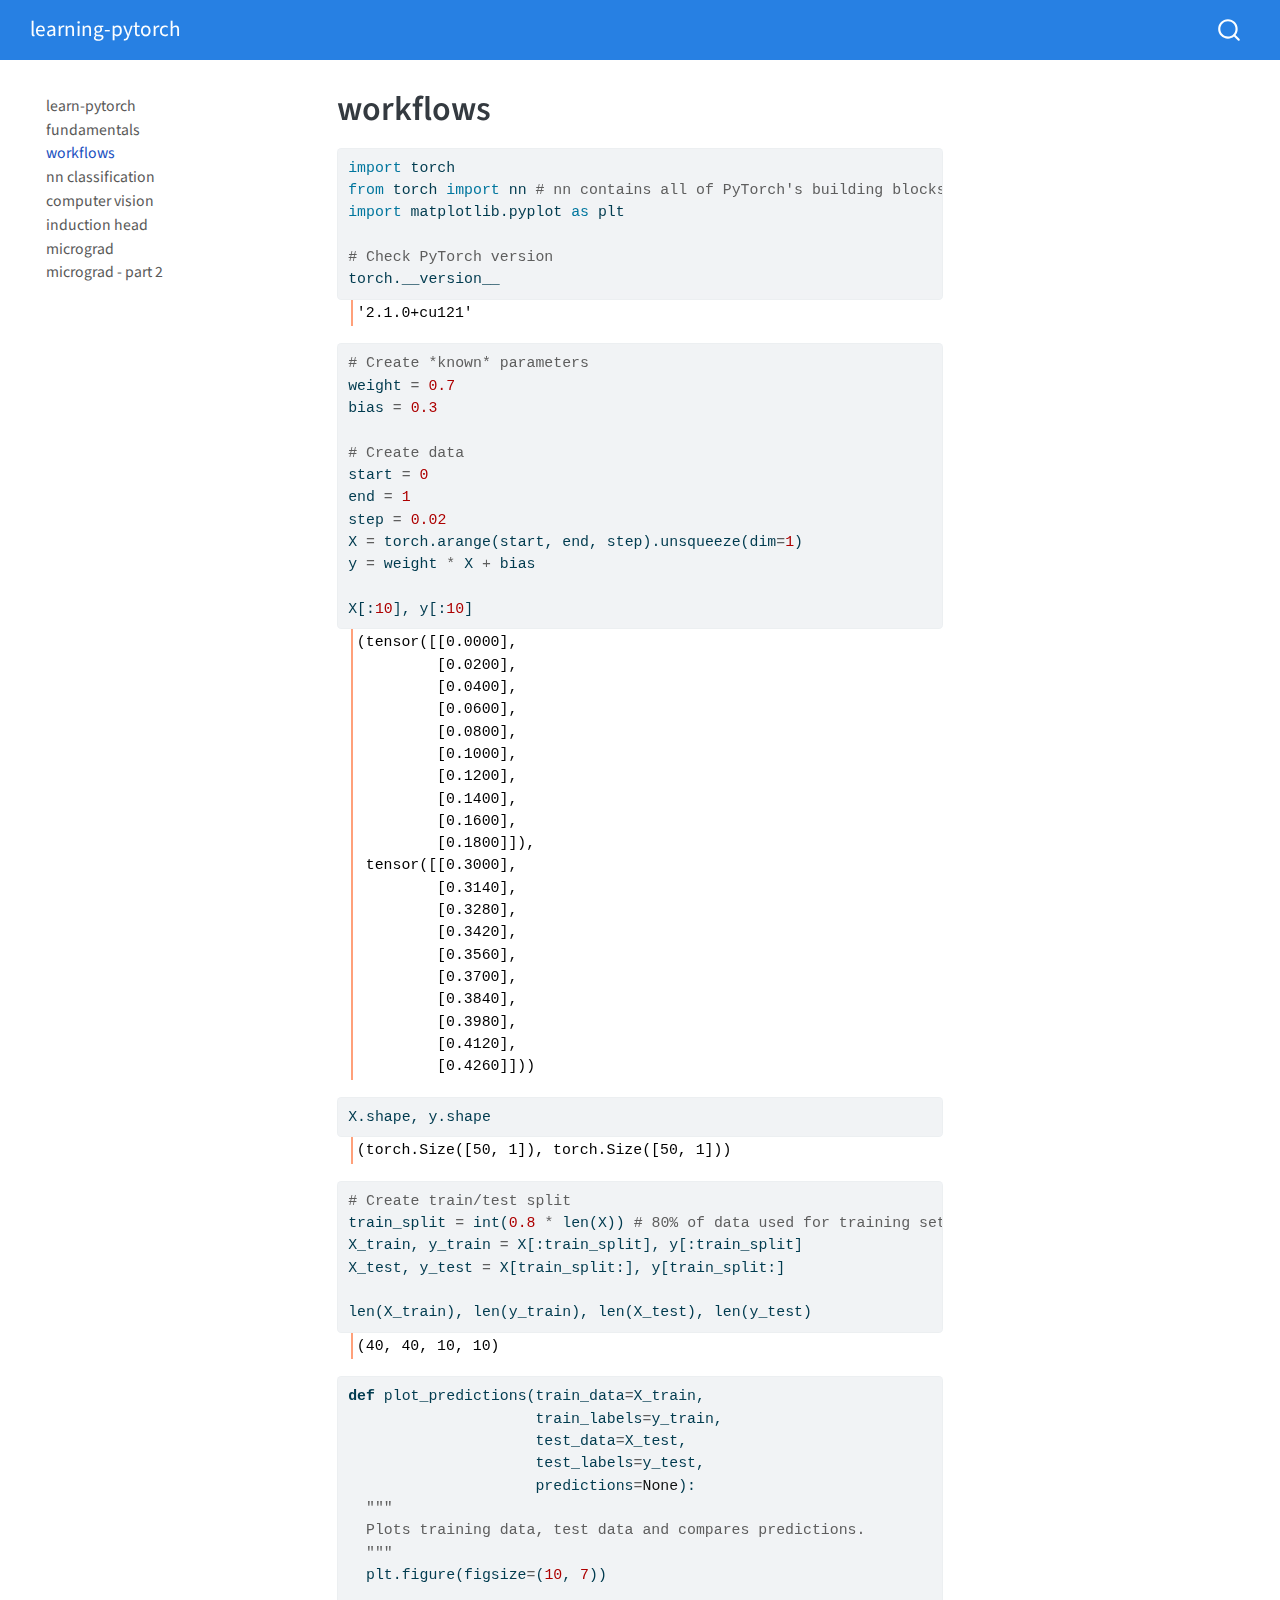
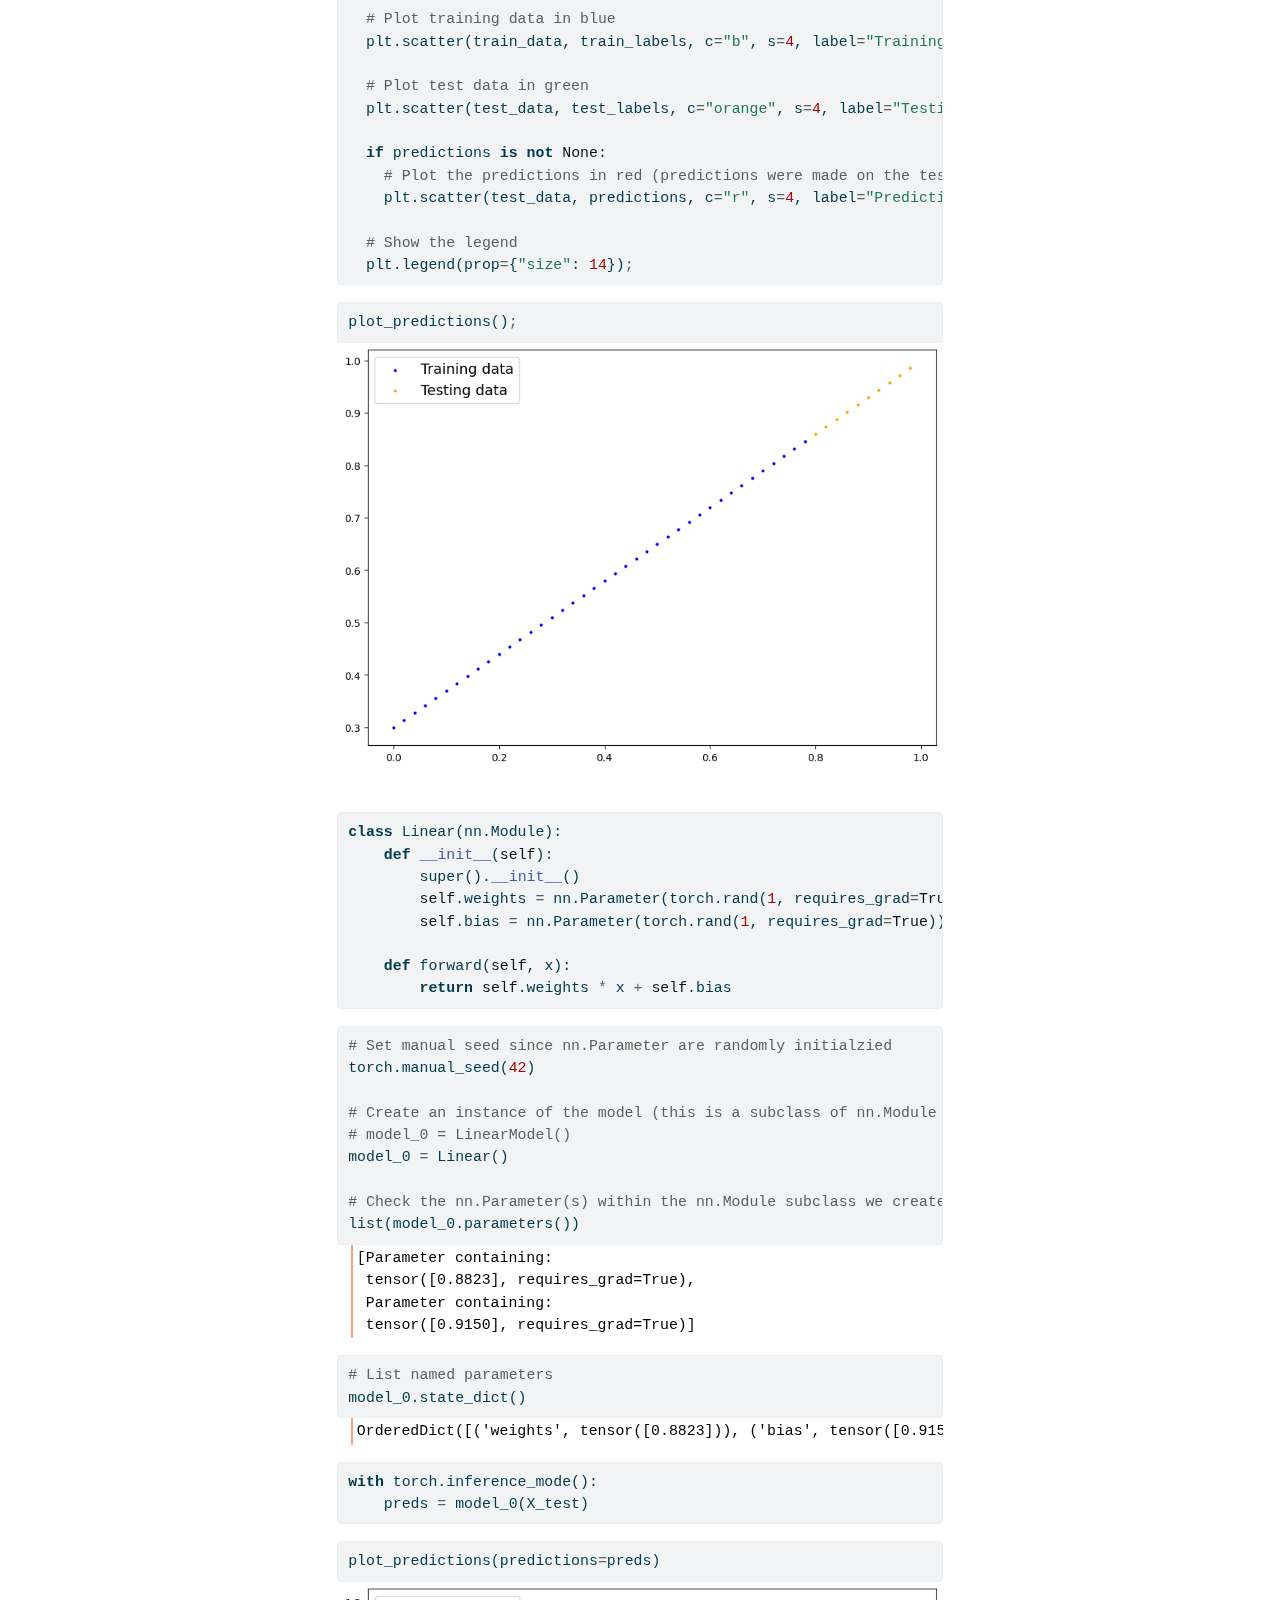
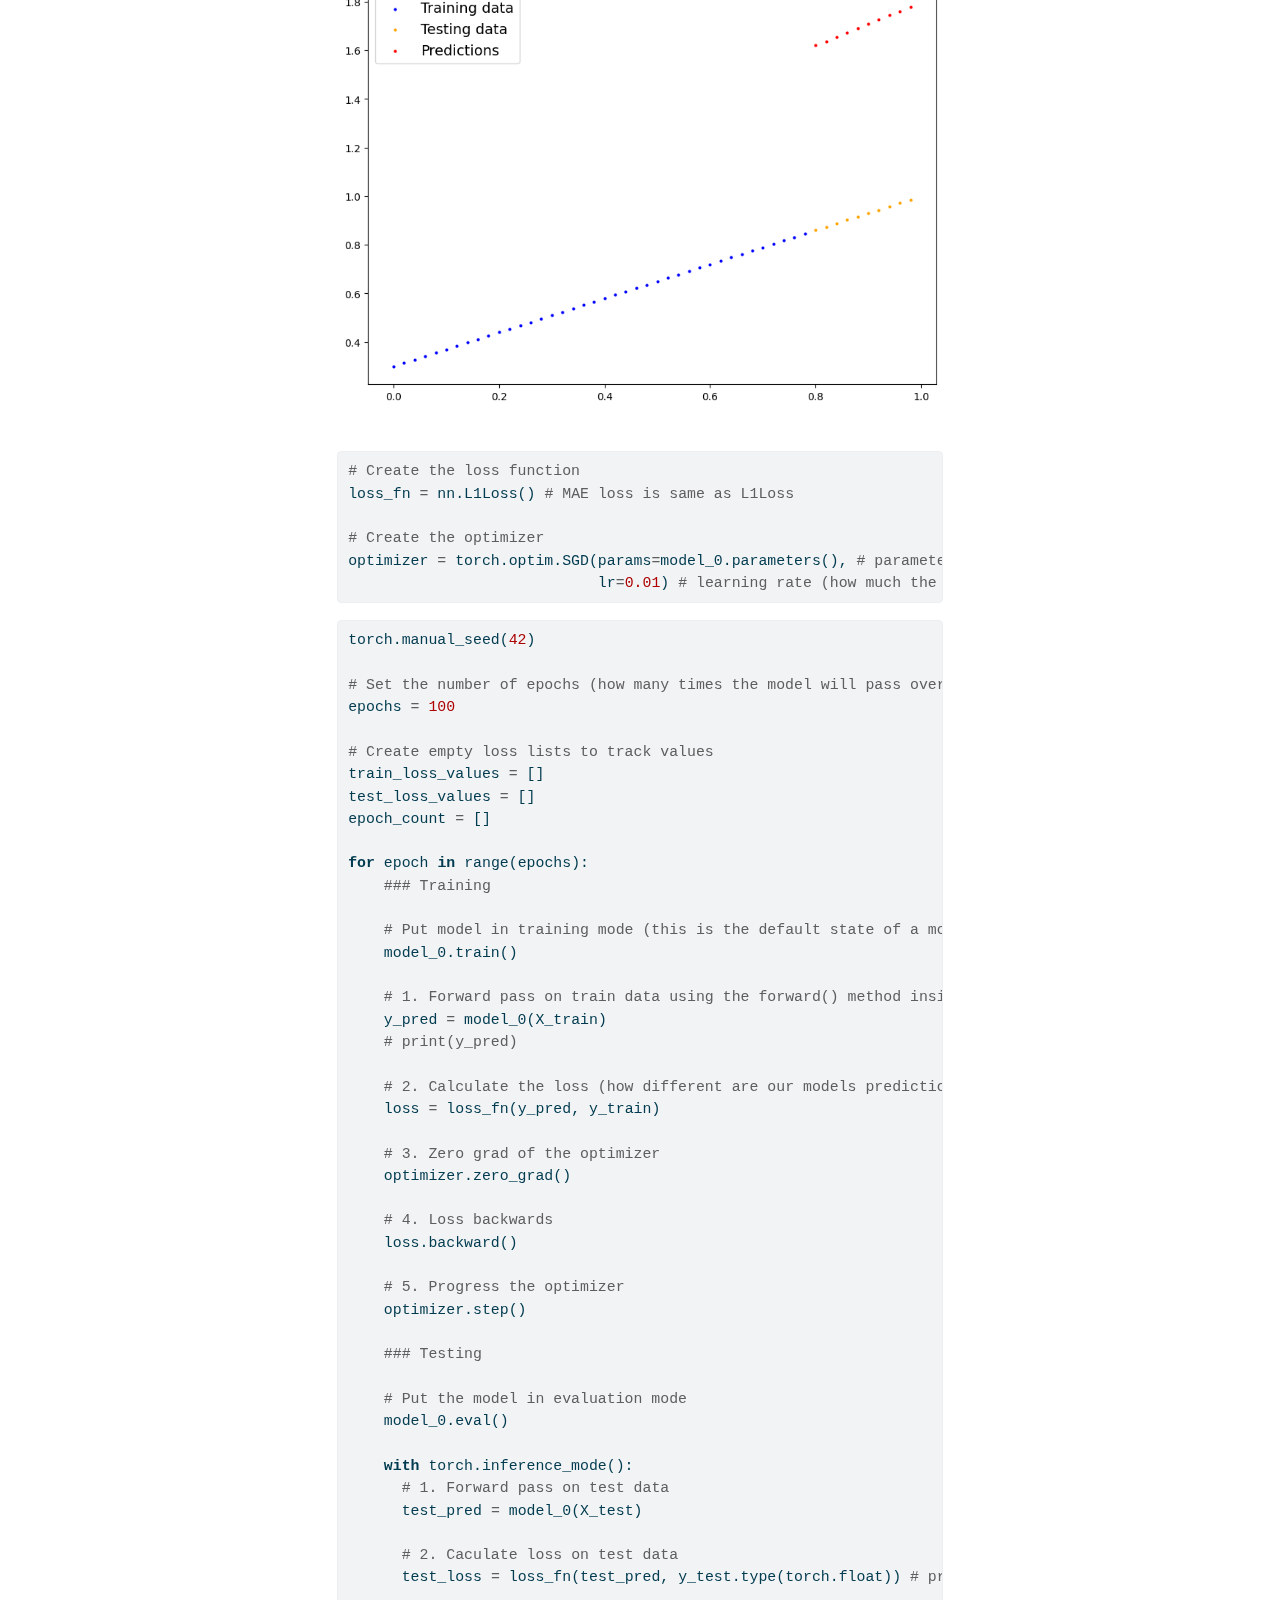
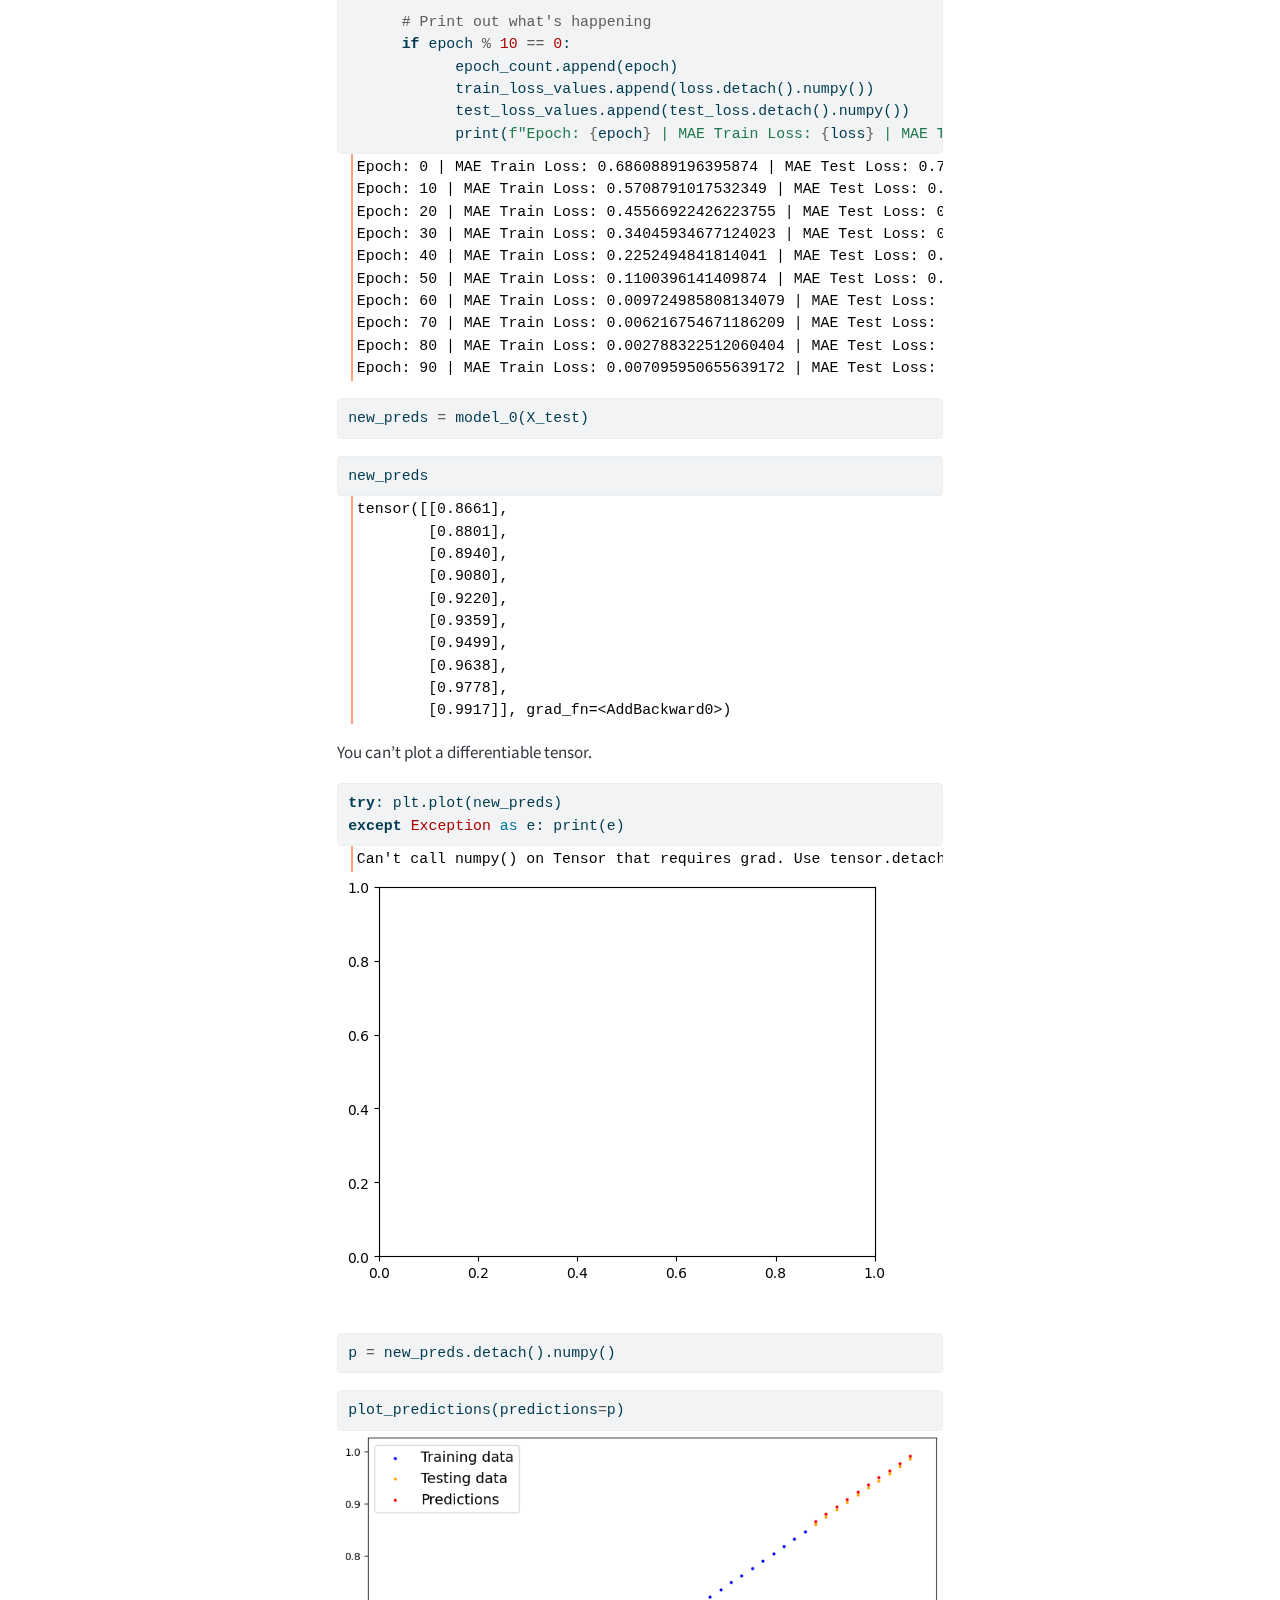
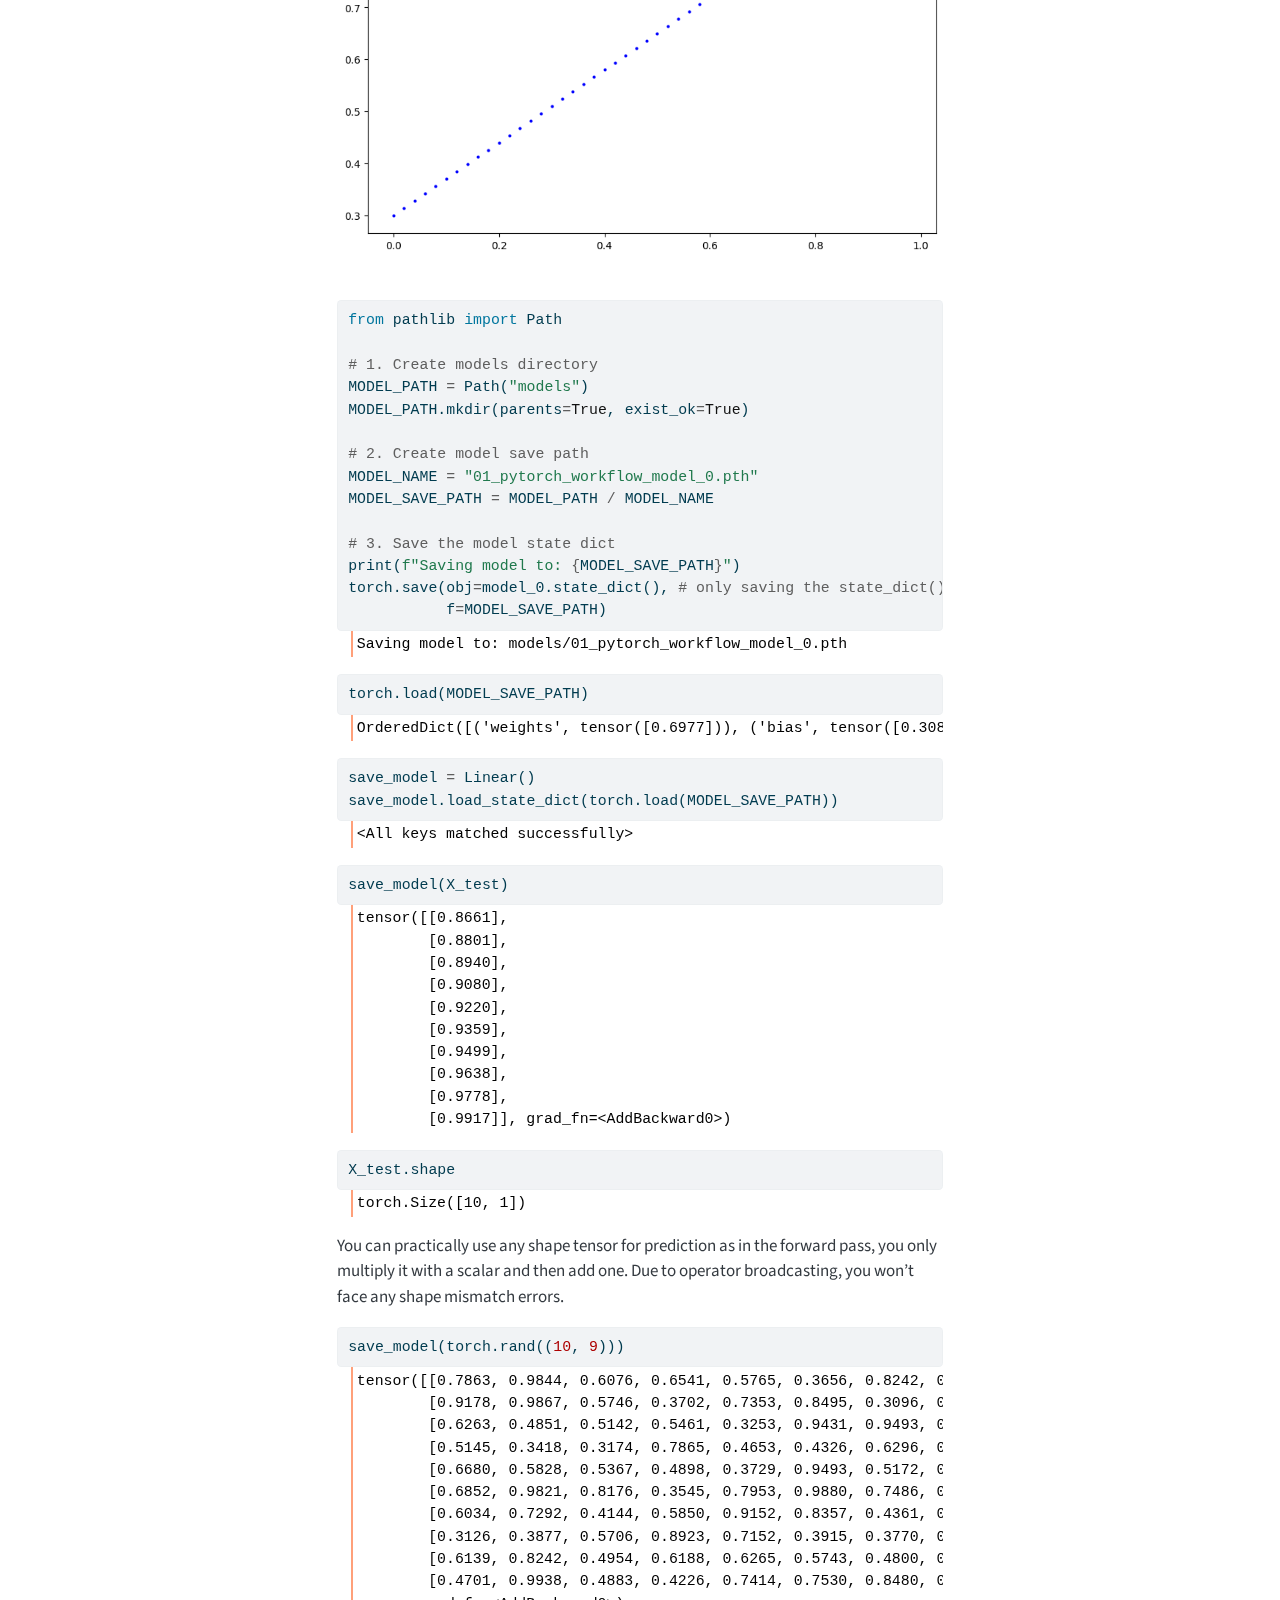
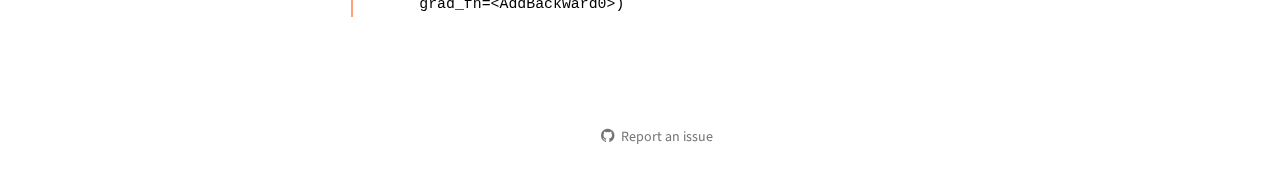
<file: 01-workflows.html>
<!DOCTYPE html>
<html xmlns="http://www.w3.org/1999/xhtml" lang="en" xml:lang="en"><head>

<meta charset="utf-8">
<meta name="generator" content="quarto-1.5.56">

<meta name="viewport" content="width=device-width, initial-scale=1.0, user-scalable=yes">


<title>workflows – learning-pytorch</title>
<style>
code{white-space: pre-wrap;}
span.smallcaps{font-variant: small-caps;}
div.columns{display: flex; gap: min(4vw, 1.5em);}
div.column{flex: auto; overflow-x: auto;}
div.hanging-indent{margin-left: 1.5em; text-indent: -1.5em;}
ul.task-list{list-style: none;}
ul.task-list li input[type="checkbox"] {
  width: 0.8em;
  margin: 0 0.8em 0.2em -1em; /* quarto-specific, see https://github.com/quarto-dev/quarto-cli/issues/4556 */ 
  vertical-align: middle;
}
/* CSS for syntax highlighting */
pre > code.sourceCode { white-space: pre; position: relative; }
pre > code.sourceCode > span { line-height: 1.25; }
pre > code.sourceCode > span:empty { height: 1.2em; }
.sourceCode { overflow: visible; }
code.sourceCode > span { color: inherit; text-decoration: inherit; }
div.sourceCode { margin: 1em 0; }
pre.sourceCode { margin: 0; }
@media screen {
div.sourceCode { overflow: auto; }
}
@media print {
pre > code.sourceCode { white-space: pre-wrap; }
pre > code.sourceCode > span { display: inline-block; text-indent: -5em; padding-left: 5em; }
}
pre.numberSource code
  { counter-reset: source-line 0; }
pre.numberSource code > span
  { position: relative; left: -4em; counter-increment: source-line; }
pre.numberSource code > span > a:first-child::before
  { content: counter(source-line);
    position: relative; left: -1em; text-align: right; vertical-align: baseline;
    border: none; display: inline-block;
    -webkit-touch-callout: none; -webkit-user-select: none;
    -khtml-user-select: none; -moz-user-select: none;
    -ms-user-select: none; user-select: none;
    padding: 0 4px; width: 4em;
  }
pre.numberSource { margin-left: 3em;  padding-left: 4px; }
div.sourceCode
  {   }
@media screen {
pre > code.sourceCode > span > a:first-child::before { text-decoration: underline; }
}
</style>


<script src="site_libs/quarto-nav/quarto-nav.js"></script>
<script src="site_libs/quarto-nav/headroom.min.js"></script>
<script src="site_libs/clipboard/clipboard.min.js"></script>
<script src="site_libs/quarto-search/autocomplete.umd.js"></script>
<script src="site_libs/quarto-search/fuse.min.js"></script>
<script src="site_libs/quarto-search/quarto-search.js"></script>
<meta name="quarto:offset" content="./">
<script src="site_libs/quarto-html/quarto.js"></script>
<script src="site_libs/quarto-html/popper.min.js"></script>
<script src="site_libs/quarto-html/tippy.umd.min.js"></script>
<script src="site_libs/quarto-html/anchor.min.js"></script>
<link href="site_libs/quarto-html/tippy.css" rel="stylesheet">
<link href="site_libs/quarto-html/quarto-syntax-highlighting.css" rel="stylesheet" id="quarto-text-highlighting-styles">
<script src="site_libs/bootstrap/bootstrap.min.js"></script>
<link href="site_libs/bootstrap/bootstrap-icons.css" rel="stylesheet">
<link href="site_libs/bootstrap/bootstrap.min.css" rel="stylesheet" id="quarto-bootstrap" data-mode="light">
<script id="quarto-search-options" type="application/json">{
  "location": "navbar",
  "copy-button": false,
  "collapse-after": 3,
  "panel-placement": "end",
  "type": "overlay",
  "limit": 50,
  "keyboard-shortcut": [
    "f",
    "/",
    "s"
  ],
  "show-item-context": false,
  "language": {
    "search-no-results-text": "No results",
    "search-matching-documents-text": "matching documents",
    "search-copy-link-title": "Copy link to search",
    "search-hide-matches-text": "Hide additional matches",
    "search-more-match-text": "more match in this document",
    "search-more-matches-text": "more matches in this document",
    "search-clear-button-title": "Clear",
    "search-text-placeholder": "",
    "search-detached-cancel-button-title": "Cancel",
    "search-submit-button-title": "Submit",
    "search-label": "Search"
  }
}</script>


<link rel="stylesheet" href="styles.css">
<meta property="og:title" content="workflows – learning-pytorch">
<meta property="og:description" content="repo to save nbs created while learning pytorch">
<meta property="og:site_name" content="learning-pytorch">
<meta name="twitter:title" content="workflows – learning-pytorch">
<meta name="twitter:description" content="repo to save nbs created while learning pytorch">
<meta name="twitter:card" content="summary">
</head>

<body class="nav-sidebar floating nav-fixed">

<div id="quarto-search-results"></div>
  <header id="quarto-header" class="headroom fixed-top">
    <nav class="navbar navbar-expand-lg " data-bs-theme="dark">
      <div class="navbar-container container-fluid">
      <div class="navbar-brand-container mx-auto">
    <a class="navbar-brand" href="./index.html">
    <span class="navbar-title">learning-pytorch</span>
    </a>
  </div>
        <div class="quarto-navbar-tools tools-end">
</div>
          <div id="quarto-search" class="" title="Search"></div>
      </div> <!-- /container-fluid -->
    </nav>
  <nav class="quarto-secondary-nav">
    <div class="container-fluid d-flex">
      <button type="button" class="quarto-btn-toggle btn" data-bs-toggle="collapse" role="button" data-bs-target=".quarto-sidebar-collapse-item" aria-controls="quarto-sidebar" aria-expanded="false" aria-label="Toggle sidebar navigation" onclick="if (window.quartoToggleHeadroom) { window.quartoToggleHeadroom(); }">
        <i class="bi bi-layout-text-sidebar-reverse"></i>
      </button>
        <nav class="quarto-page-breadcrumbs" aria-label="breadcrumb"><ol class="breadcrumb"><li class="breadcrumb-item"><a href="./01-workflows.html">workflows</a></li></ol></nav>
        <a class="flex-grow-1" role="navigation" data-bs-toggle="collapse" data-bs-target=".quarto-sidebar-collapse-item" aria-controls="quarto-sidebar" aria-expanded="false" aria-label="Toggle sidebar navigation" onclick="if (window.quartoToggleHeadroom) { window.quartoToggleHeadroom(); }">      
        </a>
    </div>
  </nav>
</header>
<!-- content -->
<div id="quarto-content" class="quarto-container page-columns page-rows-contents page-layout-article page-navbar">
<!-- sidebar -->
  <nav id="quarto-sidebar" class="sidebar collapse collapse-horizontal quarto-sidebar-collapse-item sidebar-navigation floating overflow-auto">
    <div class="sidebar-menu-container"> 
    <ul class="list-unstyled mt-1">
        <li class="sidebar-item">
  <div class="sidebar-item-container"> 
  <a href="./index.html" class="sidebar-item-text sidebar-link">
 <span class="menu-text">learn-pytorch</span></a>
  </div>
</li>
        <li class="sidebar-item">
  <div class="sidebar-item-container"> 
  <a href="./00-fundamentals.html" class="sidebar-item-text sidebar-link">
 <span class="menu-text">fundamentals</span></a>
  </div>
</li>
        <li class="sidebar-item">
  <div class="sidebar-item-container"> 
  <a href="./01-workflows.html" class="sidebar-item-text sidebar-link active">
 <span class="menu-text">workflows</span></a>
  </div>
</li>
        <li class="sidebar-item">
  <div class="sidebar-item-container"> 
  <a href="./02-nn-classification.html" class="sidebar-item-text sidebar-link">
 <span class="menu-text">nn classification</span></a>
  </div>
</li>
        <li class="sidebar-item">
  <div class="sidebar-item-container"> 
  <a href="./03-cv.html" class="sidebar-item-text sidebar-link">
 <span class="menu-text">computer vision</span></a>
  </div>
</li>
        <li class="sidebar-item">
  <div class="sidebar-item-container"> 
  <a href="./induction-head.html" class="sidebar-item-text sidebar-link">
 <span class="menu-text">induction head</span></a>
  </div>
</li>
        <li class="sidebar-item">
  <div class="sidebar-item-container"> 
  <a href="./micrograd.html" class="sidebar-item-text sidebar-link">
 <span class="menu-text">micrograd</span></a>
  </div>
</li>
        <li class="sidebar-item">
  <div class="sidebar-item-container"> 
  <a href="./micrograd_lecture_second_half_roughly.html" class="sidebar-item-text sidebar-link">
 <span class="menu-text">micrograd - part 2</span></a>
  </div>
</li>
    </ul>
    </div>
</nav>
<div id="quarto-sidebar-glass" class="quarto-sidebar-collapse-item" data-bs-toggle="collapse" data-bs-target=".quarto-sidebar-collapse-item"></div>
<!-- margin-sidebar -->
    <div id="quarto-margin-sidebar" class="sidebar margin-sidebar zindex-bottom">
        
    </div>
<!-- main -->
<main class="content" id="quarto-document-content">

<header id="title-block-header" class="quarto-title-block default">
<div class="quarto-title">
<h1 class="title">workflows</h1>
</div>



<div class="quarto-title-meta">

    
  
    
  </div>
  


</header>


<!-- WARNING: THIS FILE WAS AUTOGENERATED! DO NOT EDIT! -->
<div id="07855b7f" class="cell">
<div class="sourceCode cell-code" id="cb1"><pre class="sourceCode python code-with-copy"><code class="sourceCode python"><span id="cb1-1"><a href="#cb1-1" aria-hidden="true" tabindex="-1"></a><span class="im">import</span> torch</span>
<span id="cb1-2"><a href="#cb1-2" aria-hidden="true" tabindex="-1"></a><span class="im">from</span> torch <span class="im">import</span> nn <span class="co"># nn contains all of PyTorch's building blocks for neural networks</span></span>
<span id="cb1-3"><a href="#cb1-3" aria-hidden="true" tabindex="-1"></a><span class="im">import</span> matplotlib.pyplot <span class="im">as</span> plt</span>
<span id="cb1-4"><a href="#cb1-4" aria-hidden="true" tabindex="-1"></a></span>
<span id="cb1-5"><a href="#cb1-5" aria-hidden="true" tabindex="-1"></a><span class="co"># Check PyTorch version</span></span>
<span id="cb1-6"><a href="#cb1-6" aria-hidden="true" tabindex="-1"></a>torch.__version__</span></code><button title="Copy to Clipboard" class="code-copy-button"><i class="bi"></i></button></pre></div>
<div class="cell-output cell-output-display">
<pre><code>'2.1.0+cu121'</code></pre>
</div>
</div>
<div id="0678e303" class="cell">
<div class="sourceCode cell-code" id="cb3"><pre class="sourceCode python code-with-copy"><code class="sourceCode python"><span id="cb3-1"><a href="#cb3-1" aria-hidden="true" tabindex="-1"></a><span class="co"># Create *known* parameters</span></span>
<span id="cb3-2"><a href="#cb3-2" aria-hidden="true" tabindex="-1"></a>weight <span class="op">=</span> <span class="fl">0.7</span></span>
<span id="cb3-3"><a href="#cb3-3" aria-hidden="true" tabindex="-1"></a>bias <span class="op">=</span> <span class="fl">0.3</span></span>
<span id="cb3-4"><a href="#cb3-4" aria-hidden="true" tabindex="-1"></a></span>
<span id="cb3-5"><a href="#cb3-5" aria-hidden="true" tabindex="-1"></a><span class="co"># Create data</span></span>
<span id="cb3-6"><a href="#cb3-6" aria-hidden="true" tabindex="-1"></a>start <span class="op">=</span> <span class="dv">0</span></span>
<span id="cb3-7"><a href="#cb3-7" aria-hidden="true" tabindex="-1"></a>end <span class="op">=</span> <span class="dv">1</span></span>
<span id="cb3-8"><a href="#cb3-8" aria-hidden="true" tabindex="-1"></a>step <span class="op">=</span> <span class="fl">0.02</span></span>
<span id="cb3-9"><a href="#cb3-9" aria-hidden="true" tabindex="-1"></a>X <span class="op">=</span> torch.arange(start, end, step).unsqueeze(dim<span class="op">=</span><span class="dv">1</span>)</span>
<span id="cb3-10"><a href="#cb3-10" aria-hidden="true" tabindex="-1"></a>y <span class="op">=</span> weight <span class="op">*</span> X <span class="op">+</span> bias</span>
<span id="cb3-11"><a href="#cb3-11" aria-hidden="true" tabindex="-1"></a></span>
<span id="cb3-12"><a href="#cb3-12" aria-hidden="true" tabindex="-1"></a>X[:<span class="dv">10</span>], y[:<span class="dv">10</span>]</span></code><button title="Copy to Clipboard" class="code-copy-button"><i class="bi"></i></button></pre></div>
<div class="cell-output cell-output-display">
<pre><code>(tensor([[0.0000],
         [0.0200],
         [0.0400],
         [0.0600],
         [0.0800],
         [0.1000],
         [0.1200],
         [0.1400],
         [0.1600],
         [0.1800]]),
 tensor([[0.3000],
         [0.3140],
         [0.3280],
         [0.3420],
         [0.3560],
         [0.3700],
         [0.3840],
         [0.3980],
         [0.4120],
         [0.4260]]))</code></pre>
</div>
</div>
<div id="8dbd9ec4" class="cell">
<div class="sourceCode cell-code" id="cb5"><pre class="sourceCode python code-with-copy"><code class="sourceCode python"><span id="cb5-1"><a href="#cb5-1" aria-hidden="true" tabindex="-1"></a>X.shape, y.shape</span></code><button title="Copy to Clipboard" class="code-copy-button"><i class="bi"></i></button></pre></div>
<div class="cell-output cell-output-display">
<pre><code>(torch.Size([50, 1]), torch.Size([50, 1]))</code></pre>
</div>
</div>
<div id="89428207" class="cell">
<div class="sourceCode cell-code" id="cb7"><pre class="sourceCode python code-with-copy"><code class="sourceCode python"><span id="cb7-1"><a href="#cb7-1" aria-hidden="true" tabindex="-1"></a><span class="co"># Create train/test split</span></span>
<span id="cb7-2"><a href="#cb7-2" aria-hidden="true" tabindex="-1"></a>train_split <span class="op">=</span> <span class="bu">int</span>(<span class="fl">0.8</span> <span class="op">*</span> <span class="bu">len</span>(X)) <span class="co"># 80% of data used for training set, 20% for testing</span></span>
<span id="cb7-3"><a href="#cb7-3" aria-hidden="true" tabindex="-1"></a>X_train, y_train <span class="op">=</span> X[:train_split], y[:train_split]</span>
<span id="cb7-4"><a href="#cb7-4" aria-hidden="true" tabindex="-1"></a>X_test, y_test <span class="op">=</span> X[train_split:], y[train_split:]</span>
<span id="cb7-5"><a href="#cb7-5" aria-hidden="true" tabindex="-1"></a></span>
<span id="cb7-6"><a href="#cb7-6" aria-hidden="true" tabindex="-1"></a><span class="bu">len</span>(X_train), <span class="bu">len</span>(y_train), <span class="bu">len</span>(X_test), <span class="bu">len</span>(y_test)</span></code><button title="Copy to Clipboard" class="code-copy-button"><i class="bi"></i></button></pre></div>
<div class="cell-output cell-output-display">
<pre><code>(40, 40, 10, 10)</code></pre>
</div>
</div>
<div id="07b9b720" class="cell">
<div class="sourceCode cell-code" id="cb9"><pre class="sourceCode python code-with-copy"><code class="sourceCode python"><span id="cb9-1"><a href="#cb9-1" aria-hidden="true" tabindex="-1"></a><span class="kw">def</span> plot_predictions(train_data<span class="op">=</span>X_train,</span>
<span id="cb9-2"><a href="#cb9-2" aria-hidden="true" tabindex="-1"></a>                     train_labels<span class="op">=</span>y_train,</span>
<span id="cb9-3"><a href="#cb9-3" aria-hidden="true" tabindex="-1"></a>                     test_data<span class="op">=</span>X_test,</span>
<span id="cb9-4"><a href="#cb9-4" aria-hidden="true" tabindex="-1"></a>                     test_labels<span class="op">=</span>y_test,</span>
<span id="cb9-5"><a href="#cb9-5" aria-hidden="true" tabindex="-1"></a>                     predictions<span class="op">=</span><span class="va">None</span>):</span>
<span id="cb9-6"><a href="#cb9-6" aria-hidden="true" tabindex="-1"></a>  <span class="co">"""</span></span>
<span id="cb9-7"><a href="#cb9-7" aria-hidden="true" tabindex="-1"></a><span class="co">  Plots training data, test data and compares predictions.</span></span>
<span id="cb9-8"><a href="#cb9-8" aria-hidden="true" tabindex="-1"></a><span class="co">  """</span></span>
<span id="cb9-9"><a href="#cb9-9" aria-hidden="true" tabindex="-1"></a>  plt.figure(figsize<span class="op">=</span>(<span class="dv">10</span>, <span class="dv">7</span>))</span>
<span id="cb9-10"><a href="#cb9-10" aria-hidden="true" tabindex="-1"></a></span>
<span id="cb9-11"><a href="#cb9-11" aria-hidden="true" tabindex="-1"></a>  <span class="co"># Plot training data in blue</span></span>
<span id="cb9-12"><a href="#cb9-12" aria-hidden="true" tabindex="-1"></a>  plt.scatter(train_data, train_labels, c<span class="op">=</span><span class="st">"b"</span>, s<span class="op">=</span><span class="dv">4</span>, label<span class="op">=</span><span class="st">"Training data"</span>)</span>
<span id="cb9-13"><a href="#cb9-13" aria-hidden="true" tabindex="-1"></a></span>
<span id="cb9-14"><a href="#cb9-14" aria-hidden="true" tabindex="-1"></a>  <span class="co"># Plot test data in green</span></span>
<span id="cb9-15"><a href="#cb9-15" aria-hidden="true" tabindex="-1"></a>  plt.scatter(test_data, test_labels, c<span class="op">=</span><span class="st">"orange"</span>, s<span class="op">=</span><span class="dv">4</span>, label<span class="op">=</span><span class="st">"Testing data"</span>)</span>
<span id="cb9-16"><a href="#cb9-16" aria-hidden="true" tabindex="-1"></a></span>
<span id="cb9-17"><a href="#cb9-17" aria-hidden="true" tabindex="-1"></a>  <span class="cf">if</span> predictions <span class="kw">is</span> <span class="kw">not</span> <span class="va">None</span>:</span>
<span id="cb9-18"><a href="#cb9-18" aria-hidden="true" tabindex="-1"></a>    <span class="co"># Plot the predictions in red (predictions were made on the test data)</span></span>
<span id="cb9-19"><a href="#cb9-19" aria-hidden="true" tabindex="-1"></a>    plt.scatter(test_data, predictions, c<span class="op">=</span><span class="st">"r"</span>, s<span class="op">=</span><span class="dv">4</span>, label<span class="op">=</span><span class="st">"Predictions"</span>)</span>
<span id="cb9-20"><a href="#cb9-20" aria-hidden="true" tabindex="-1"></a></span>
<span id="cb9-21"><a href="#cb9-21" aria-hidden="true" tabindex="-1"></a>  <span class="co"># Show the legend</span></span>
<span id="cb9-22"><a href="#cb9-22" aria-hidden="true" tabindex="-1"></a>  plt.legend(prop<span class="op">=</span>{<span class="st">"size"</span>: <span class="dv">14</span>})<span class="op">;</span></span></code><button title="Copy to Clipboard" class="code-copy-button"><i class="bi"></i></button></pre></div>
</div>
<div id="eea63a16" class="cell">
<div class="sourceCode cell-code" id="cb10"><pre class="sourceCode python code-with-copy"><code class="sourceCode python"><span id="cb10-1"><a href="#cb10-1" aria-hidden="true" tabindex="-1"></a>plot_predictions()<span class="op">;</span></span></code><button title="Copy to Clipboard" class="code-copy-button"><i class="bi"></i></button></pre></div>
<div class="cell-output cell-output-display">
<div>
<figure class="figure">
<p><img src="01-workflows_files/figure-html/cell-7-output-1.png" class="img-fluid figure-img"></p>
</figure>
</div>
</div>
</div>
<div id="1fe320cd" class="cell">
<div class="sourceCode cell-code" id="cb11"><pre class="sourceCode python code-with-copy"><code class="sourceCode python"><span id="cb11-1"><a href="#cb11-1" aria-hidden="true" tabindex="-1"></a><span class="kw">class</span> Linear(nn.Module):</span>
<span id="cb11-2"><a href="#cb11-2" aria-hidden="true" tabindex="-1"></a>    <span class="kw">def</span> <span class="fu">__init__</span>(<span class="va">self</span>):</span>
<span id="cb11-3"><a href="#cb11-3" aria-hidden="true" tabindex="-1"></a>        <span class="bu">super</span>().<span class="fu">__init__</span>()</span>
<span id="cb11-4"><a href="#cb11-4" aria-hidden="true" tabindex="-1"></a>        <span class="va">self</span>.weights <span class="op">=</span> nn.Parameter(torch.rand(<span class="dv">1</span>, requires_grad<span class="op">=</span><span class="va">True</span>))</span>
<span id="cb11-5"><a href="#cb11-5" aria-hidden="true" tabindex="-1"></a>        <span class="va">self</span>.bias <span class="op">=</span> nn.Parameter(torch.rand(<span class="dv">1</span>, requires_grad<span class="op">=</span><span class="va">True</span>))</span>
<span id="cb11-6"><a href="#cb11-6" aria-hidden="true" tabindex="-1"></a></span>
<span id="cb11-7"><a href="#cb11-7" aria-hidden="true" tabindex="-1"></a>    <span class="kw">def</span> forward(<span class="va">self</span>, x):</span>
<span id="cb11-8"><a href="#cb11-8" aria-hidden="true" tabindex="-1"></a>        <span class="cf">return</span> <span class="va">self</span>.weights <span class="op">*</span> x <span class="op">+</span> <span class="va">self</span>.bias</span></code><button title="Copy to Clipboard" class="code-copy-button"><i class="bi"></i></button></pre></div>
</div>
<div id="3815008a" class="cell">
<div class="sourceCode cell-code" id="cb12"><pre class="sourceCode python code-with-copy"><code class="sourceCode python"><span id="cb12-1"><a href="#cb12-1" aria-hidden="true" tabindex="-1"></a><span class="co"># Set manual seed since nn.Parameter are randomly initialzied</span></span>
<span id="cb12-2"><a href="#cb12-2" aria-hidden="true" tabindex="-1"></a>torch.manual_seed(<span class="dv">42</span>)</span>
<span id="cb12-3"><a href="#cb12-3" aria-hidden="true" tabindex="-1"></a></span>
<span id="cb12-4"><a href="#cb12-4" aria-hidden="true" tabindex="-1"></a><span class="co"># Create an instance of the model (this is a subclass of nn.Module that contains nn.Parameter(s))</span></span>
<span id="cb12-5"><a href="#cb12-5" aria-hidden="true" tabindex="-1"></a><span class="co"># model_0 = LinearModel()</span></span>
<span id="cb12-6"><a href="#cb12-6" aria-hidden="true" tabindex="-1"></a>model_0 <span class="op">=</span> Linear()</span>
<span id="cb12-7"><a href="#cb12-7" aria-hidden="true" tabindex="-1"></a></span>
<span id="cb12-8"><a href="#cb12-8" aria-hidden="true" tabindex="-1"></a><span class="co"># Check the nn.Parameter(s) within the nn.Module subclass we created</span></span>
<span id="cb12-9"><a href="#cb12-9" aria-hidden="true" tabindex="-1"></a><span class="bu">list</span>(model_0.parameters())</span></code><button title="Copy to Clipboard" class="code-copy-button"><i class="bi"></i></button></pre></div>
<div class="cell-output cell-output-display">
<pre><code>[Parameter containing:
 tensor([0.8823], requires_grad=True),
 Parameter containing:
 tensor([0.9150], requires_grad=True)]</code></pre>
</div>
</div>
<div id="9900391d" class="cell">
<div class="sourceCode cell-code" id="cb14"><pre class="sourceCode python code-with-copy"><code class="sourceCode python"><span id="cb14-1"><a href="#cb14-1" aria-hidden="true" tabindex="-1"></a><span class="co"># List named parameters</span></span>
<span id="cb14-2"><a href="#cb14-2" aria-hidden="true" tabindex="-1"></a>model_0.state_dict()</span></code><button title="Copy to Clipboard" class="code-copy-button"><i class="bi"></i></button></pre></div>
<div class="cell-output cell-output-display">
<pre><code>OrderedDict([('weights', tensor([0.8823])), ('bias', tensor([0.9150]))])</code></pre>
</div>
</div>
<div id="cae075d0" class="cell">
<div class="sourceCode cell-code" id="cb16"><pre class="sourceCode python code-with-copy"><code class="sourceCode python"><span id="cb16-1"><a href="#cb16-1" aria-hidden="true" tabindex="-1"></a><span class="cf">with</span> torch.inference_mode():</span>
<span id="cb16-2"><a href="#cb16-2" aria-hidden="true" tabindex="-1"></a>    preds <span class="op">=</span> model_0(X_test)</span></code><button title="Copy to Clipboard" class="code-copy-button"><i class="bi"></i></button></pre></div>
</div>
<div id="d4d546ac" class="cell">
<div class="sourceCode cell-code" id="cb17"><pre class="sourceCode python code-with-copy"><code class="sourceCode python"><span id="cb17-1"><a href="#cb17-1" aria-hidden="true" tabindex="-1"></a>plot_predictions(predictions<span class="op">=</span>preds)</span></code><button title="Copy to Clipboard" class="code-copy-button"><i class="bi"></i></button></pre></div>
<div class="cell-output cell-output-display">
<div>
<figure class="figure">
<p><img src="01-workflows_files/figure-html/cell-12-output-1.png" class="img-fluid figure-img"></p>
</figure>
</div>
</div>
</div>
<div id="9450a47e" class="cell">
<div class="sourceCode cell-code" id="cb18"><pre class="sourceCode python code-with-copy"><code class="sourceCode python"><span id="cb18-1"><a href="#cb18-1" aria-hidden="true" tabindex="-1"></a><span class="co"># Create the loss function</span></span>
<span id="cb18-2"><a href="#cb18-2" aria-hidden="true" tabindex="-1"></a>loss_fn <span class="op">=</span> nn.L1Loss() <span class="co"># MAE loss is same as L1Loss</span></span>
<span id="cb18-3"><a href="#cb18-3" aria-hidden="true" tabindex="-1"></a></span>
<span id="cb18-4"><a href="#cb18-4" aria-hidden="true" tabindex="-1"></a><span class="co"># Create the optimizer</span></span>
<span id="cb18-5"><a href="#cb18-5" aria-hidden="true" tabindex="-1"></a>optimizer <span class="op">=</span> torch.optim.SGD(params<span class="op">=</span>model_0.parameters(), <span class="co"># parameters of target model to optimize</span></span>
<span id="cb18-6"><a href="#cb18-6" aria-hidden="true" tabindex="-1"></a>                            lr<span class="op">=</span><span class="fl">0.01</span>) <span class="co"># learning rate (how much the optimizer should change parameters at each step, higher=more (less stable), lower=less (might take a long time))</span></span></code><button title="Copy to Clipboard" class="code-copy-button"><i class="bi"></i></button></pre></div>
</div>
<div id="72887b78" class="cell">
<div class="sourceCode cell-code" id="cb19"><pre class="sourceCode python code-with-copy"><code class="sourceCode python"><span id="cb19-1"><a href="#cb19-1" aria-hidden="true" tabindex="-1"></a>torch.manual_seed(<span class="dv">42</span>)</span>
<span id="cb19-2"><a href="#cb19-2" aria-hidden="true" tabindex="-1"></a></span>
<span id="cb19-3"><a href="#cb19-3" aria-hidden="true" tabindex="-1"></a><span class="co"># Set the number of epochs (how many times the model will pass over the training data)</span></span>
<span id="cb19-4"><a href="#cb19-4" aria-hidden="true" tabindex="-1"></a>epochs <span class="op">=</span> <span class="dv">100</span></span>
<span id="cb19-5"><a href="#cb19-5" aria-hidden="true" tabindex="-1"></a></span>
<span id="cb19-6"><a href="#cb19-6" aria-hidden="true" tabindex="-1"></a><span class="co"># Create empty loss lists to track values</span></span>
<span id="cb19-7"><a href="#cb19-7" aria-hidden="true" tabindex="-1"></a>train_loss_values <span class="op">=</span> []</span>
<span id="cb19-8"><a href="#cb19-8" aria-hidden="true" tabindex="-1"></a>test_loss_values <span class="op">=</span> []</span>
<span id="cb19-9"><a href="#cb19-9" aria-hidden="true" tabindex="-1"></a>epoch_count <span class="op">=</span> []</span>
<span id="cb19-10"><a href="#cb19-10" aria-hidden="true" tabindex="-1"></a></span>
<span id="cb19-11"><a href="#cb19-11" aria-hidden="true" tabindex="-1"></a><span class="cf">for</span> epoch <span class="kw">in</span> <span class="bu">range</span>(epochs):</span>
<span id="cb19-12"><a href="#cb19-12" aria-hidden="true" tabindex="-1"></a>    <span class="co">### Training</span></span>
<span id="cb19-13"><a href="#cb19-13" aria-hidden="true" tabindex="-1"></a></span>
<span id="cb19-14"><a href="#cb19-14" aria-hidden="true" tabindex="-1"></a>    <span class="co"># Put model in training mode (this is the default state of a model)</span></span>
<span id="cb19-15"><a href="#cb19-15" aria-hidden="true" tabindex="-1"></a>    model_0.train()</span>
<span id="cb19-16"><a href="#cb19-16" aria-hidden="true" tabindex="-1"></a></span>
<span id="cb19-17"><a href="#cb19-17" aria-hidden="true" tabindex="-1"></a>    <span class="co"># 1. Forward pass on train data using the forward() method inside</span></span>
<span id="cb19-18"><a href="#cb19-18" aria-hidden="true" tabindex="-1"></a>    y_pred <span class="op">=</span> model_0(X_train)</span>
<span id="cb19-19"><a href="#cb19-19" aria-hidden="true" tabindex="-1"></a>    <span class="co"># print(y_pred)</span></span>
<span id="cb19-20"><a href="#cb19-20" aria-hidden="true" tabindex="-1"></a></span>
<span id="cb19-21"><a href="#cb19-21" aria-hidden="true" tabindex="-1"></a>    <span class="co"># 2. Calculate the loss (how different are our models predictions to the ground truth)</span></span>
<span id="cb19-22"><a href="#cb19-22" aria-hidden="true" tabindex="-1"></a>    loss <span class="op">=</span> loss_fn(y_pred, y_train)</span>
<span id="cb19-23"><a href="#cb19-23" aria-hidden="true" tabindex="-1"></a></span>
<span id="cb19-24"><a href="#cb19-24" aria-hidden="true" tabindex="-1"></a>    <span class="co"># 3. Zero grad of the optimizer</span></span>
<span id="cb19-25"><a href="#cb19-25" aria-hidden="true" tabindex="-1"></a>    optimizer.zero_grad()</span>
<span id="cb19-26"><a href="#cb19-26" aria-hidden="true" tabindex="-1"></a></span>
<span id="cb19-27"><a href="#cb19-27" aria-hidden="true" tabindex="-1"></a>    <span class="co"># 4. Loss backwards</span></span>
<span id="cb19-28"><a href="#cb19-28" aria-hidden="true" tabindex="-1"></a>    loss.backward()</span>
<span id="cb19-29"><a href="#cb19-29" aria-hidden="true" tabindex="-1"></a></span>
<span id="cb19-30"><a href="#cb19-30" aria-hidden="true" tabindex="-1"></a>    <span class="co"># 5. Progress the optimizer</span></span>
<span id="cb19-31"><a href="#cb19-31" aria-hidden="true" tabindex="-1"></a>    optimizer.step()</span>
<span id="cb19-32"><a href="#cb19-32" aria-hidden="true" tabindex="-1"></a></span>
<span id="cb19-33"><a href="#cb19-33" aria-hidden="true" tabindex="-1"></a>    <span class="co">### Testing</span></span>
<span id="cb19-34"><a href="#cb19-34" aria-hidden="true" tabindex="-1"></a></span>
<span id="cb19-35"><a href="#cb19-35" aria-hidden="true" tabindex="-1"></a>    <span class="co"># Put the model in evaluation mode</span></span>
<span id="cb19-36"><a href="#cb19-36" aria-hidden="true" tabindex="-1"></a>    model_0.<span class="bu">eval</span>()</span>
<span id="cb19-37"><a href="#cb19-37" aria-hidden="true" tabindex="-1"></a></span>
<span id="cb19-38"><a href="#cb19-38" aria-hidden="true" tabindex="-1"></a>    <span class="cf">with</span> torch.inference_mode():</span>
<span id="cb19-39"><a href="#cb19-39" aria-hidden="true" tabindex="-1"></a>      <span class="co"># 1. Forward pass on test data</span></span>
<span id="cb19-40"><a href="#cb19-40" aria-hidden="true" tabindex="-1"></a>      test_pred <span class="op">=</span> model_0(X_test)</span>
<span id="cb19-41"><a href="#cb19-41" aria-hidden="true" tabindex="-1"></a></span>
<span id="cb19-42"><a href="#cb19-42" aria-hidden="true" tabindex="-1"></a>      <span class="co"># 2. Caculate loss on test data</span></span>
<span id="cb19-43"><a href="#cb19-43" aria-hidden="true" tabindex="-1"></a>      test_loss <span class="op">=</span> loss_fn(test_pred, y_test.<span class="bu">type</span>(torch.<span class="bu">float</span>)) <span class="co"># predictions come in torch.float datatype, so comparisons need to be done with tensors of the same type</span></span>
<span id="cb19-44"><a href="#cb19-44" aria-hidden="true" tabindex="-1"></a></span>
<span id="cb19-45"><a href="#cb19-45" aria-hidden="true" tabindex="-1"></a>      <span class="co"># Print out what's happening</span></span>
<span id="cb19-46"><a href="#cb19-46" aria-hidden="true" tabindex="-1"></a>      <span class="cf">if</span> epoch <span class="op">%</span> <span class="dv">10</span> <span class="op">==</span> <span class="dv">0</span>:</span>
<span id="cb19-47"><a href="#cb19-47" aria-hidden="true" tabindex="-1"></a>            epoch_count.append(epoch)</span>
<span id="cb19-48"><a href="#cb19-48" aria-hidden="true" tabindex="-1"></a>            train_loss_values.append(loss.detach().numpy())</span>
<span id="cb19-49"><a href="#cb19-49" aria-hidden="true" tabindex="-1"></a>            test_loss_values.append(test_loss.detach().numpy())</span>
<span id="cb19-50"><a href="#cb19-50" aria-hidden="true" tabindex="-1"></a>            <span class="bu">print</span>(<span class="ss">f"Epoch: </span><span class="sc">{</span>epoch<span class="sc">}</span><span class="ss"> | MAE Train Loss: </span><span class="sc">{</span>loss<span class="sc">}</span><span class="ss"> | MAE Test Loss: </span><span class="sc">{</span>test_loss<span class="sc">}</span><span class="ss"> "</span>)</span></code><button title="Copy to Clipboard" class="code-copy-button"><i class="bi"></i></button></pre></div>
<div class="cell-output cell-output-stdout">
<pre><code>Epoch: 0 | MAE Train Loss: 0.6860889196395874 | MAE Test Loss: 0.7637526988983154 
Epoch: 10 | MAE Train Loss: 0.5708791017532349 | MAE Test Loss: 0.6290428042411804 
Epoch: 20 | MAE Train Loss: 0.45566922426223755 | MAE Test Loss: 0.4943329691886902 
Epoch: 30 | MAE Train Loss: 0.34045934677124023 | MAE Test Loss: 0.35962313413619995 
Epoch: 40 | MAE Train Loss: 0.2252494841814041 | MAE Test Loss: 0.2249133139848709 
Epoch: 50 | MAE Train Loss: 0.1100396141409874 | MAE Test Loss: 0.09020347893238068 
Epoch: 60 | MAE Train Loss: 0.009724985808134079 | MAE Test Loss: 0.020998019725084305 
Epoch: 70 | MAE Train Loss: 0.006216754671186209 | MAE Test Loss: 0.014099234715104103 
Epoch: 80 | MAE Train Loss: 0.002788322512060404 | MAE Test Loss: 0.005826681852340698 
Epoch: 90 | MAE Train Loss: 0.007095950655639172 | MAE Test Loss: 0.00754010071977973 </code></pre>
</div>
</div>
<div id="fd4d9834" class="cell">
<div class="sourceCode cell-code" id="cb21"><pre class="sourceCode python code-with-copy"><code class="sourceCode python"><span id="cb21-1"><a href="#cb21-1" aria-hidden="true" tabindex="-1"></a>new_preds <span class="op">=</span> model_0(X_test)</span></code><button title="Copy to Clipboard" class="code-copy-button"><i class="bi"></i></button></pre></div>
</div>
<div id="c56453b7" class="cell">
<div class="sourceCode cell-code" id="cb22"><pre class="sourceCode python code-with-copy"><code class="sourceCode python"><span id="cb22-1"><a href="#cb22-1" aria-hidden="true" tabindex="-1"></a>new_preds</span></code><button title="Copy to Clipboard" class="code-copy-button"><i class="bi"></i></button></pre></div>
<div class="cell-output cell-output-display">
<pre><code>tensor([[0.8661],
        [0.8801],
        [0.8940],
        [0.9080],
        [0.9220],
        [0.9359],
        [0.9499],
        [0.9638],
        [0.9778],
        [0.9917]], grad_fn=&lt;AddBackward0&gt;)</code></pre>
</div>
</div>
<p>You can’t plot a differentiable tensor.</p>
<div id="7ed99f89" class="cell">
<div class="sourceCode cell-code" id="cb24"><pre class="sourceCode python code-with-copy"><code class="sourceCode python"><span id="cb24-1"><a href="#cb24-1" aria-hidden="true" tabindex="-1"></a><span class="cf">try</span>: plt.plot(new_preds)</span>
<span id="cb24-2"><a href="#cb24-2" aria-hidden="true" tabindex="-1"></a><span class="cf">except</span> <span class="pp">Exception</span> <span class="im">as</span> e: <span class="bu">print</span>(e)</span></code><button title="Copy to Clipboard" class="code-copy-button"><i class="bi"></i></button></pre></div>
<div class="cell-output cell-output-stdout">
<pre><code>Can't call numpy() on Tensor that requires grad. Use tensor.detach().numpy() instead.</code></pre>
</div>
<div class="cell-output cell-output-display">
<div>
<figure class="figure">
<p><img src="01-workflows_files/figure-html/cell-17-output-2.png" class="img-fluid figure-img"></p>
</figure>
</div>
</div>
</div>
<div id="37898f4b" class="cell">
<div class="sourceCode cell-code" id="cb26"><pre class="sourceCode python code-with-copy"><code class="sourceCode python"><span id="cb26-1"><a href="#cb26-1" aria-hidden="true" tabindex="-1"></a>p <span class="op">=</span> new_preds.detach().numpy()</span></code><button title="Copy to Clipboard" class="code-copy-button"><i class="bi"></i></button></pre></div>
</div>
<div id="64738269" class="cell">
<div class="sourceCode cell-code" id="cb27"><pre class="sourceCode python code-with-copy"><code class="sourceCode python"><span id="cb27-1"><a href="#cb27-1" aria-hidden="true" tabindex="-1"></a>plot_predictions(predictions<span class="op">=</span>p)</span></code><button title="Copy to Clipboard" class="code-copy-button"><i class="bi"></i></button></pre></div>
<div class="cell-output cell-output-display">
<div>
<figure class="figure">
<p><img src="01-workflows_files/figure-html/cell-19-output-1.png" class="img-fluid figure-img"></p>
</figure>
</div>
</div>
</div>
<div id="f9bb28bc" class="cell">
<div class="sourceCode cell-code" id="cb28"><pre class="sourceCode python code-with-copy"><code class="sourceCode python"><span id="cb28-1"><a href="#cb28-1" aria-hidden="true" tabindex="-1"></a><span class="im">from</span> pathlib <span class="im">import</span> Path</span>
<span id="cb28-2"><a href="#cb28-2" aria-hidden="true" tabindex="-1"></a></span>
<span id="cb28-3"><a href="#cb28-3" aria-hidden="true" tabindex="-1"></a><span class="co"># 1. Create models directory</span></span>
<span id="cb28-4"><a href="#cb28-4" aria-hidden="true" tabindex="-1"></a>MODEL_PATH <span class="op">=</span> Path(<span class="st">"models"</span>)</span>
<span id="cb28-5"><a href="#cb28-5" aria-hidden="true" tabindex="-1"></a>MODEL_PATH.mkdir(parents<span class="op">=</span><span class="va">True</span>, exist_ok<span class="op">=</span><span class="va">True</span>)</span>
<span id="cb28-6"><a href="#cb28-6" aria-hidden="true" tabindex="-1"></a></span>
<span id="cb28-7"><a href="#cb28-7" aria-hidden="true" tabindex="-1"></a><span class="co"># 2. Create model save path</span></span>
<span id="cb28-8"><a href="#cb28-8" aria-hidden="true" tabindex="-1"></a>MODEL_NAME <span class="op">=</span> <span class="st">"01_pytorch_workflow_model_0.pth"</span></span>
<span id="cb28-9"><a href="#cb28-9" aria-hidden="true" tabindex="-1"></a>MODEL_SAVE_PATH <span class="op">=</span> MODEL_PATH <span class="op">/</span> MODEL_NAME</span>
<span id="cb28-10"><a href="#cb28-10" aria-hidden="true" tabindex="-1"></a></span>
<span id="cb28-11"><a href="#cb28-11" aria-hidden="true" tabindex="-1"></a><span class="co"># 3. Save the model state dict</span></span>
<span id="cb28-12"><a href="#cb28-12" aria-hidden="true" tabindex="-1"></a><span class="bu">print</span>(<span class="ss">f"Saving model to: </span><span class="sc">{</span>MODEL_SAVE_PATH<span class="sc">}</span><span class="ss">"</span>)</span>
<span id="cb28-13"><a href="#cb28-13" aria-hidden="true" tabindex="-1"></a>torch.save(obj<span class="op">=</span>model_0.state_dict(), <span class="co"># only saving the state_dict() only saves the models learned parameters</span></span>
<span id="cb28-14"><a href="#cb28-14" aria-hidden="true" tabindex="-1"></a>           f<span class="op">=</span>MODEL_SAVE_PATH)</span></code><button title="Copy to Clipboard" class="code-copy-button"><i class="bi"></i></button></pre></div>
<div class="cell-output cell-output-stdout">
<pre><code>Saving model to: models/01_pytorch_workflow_model_0.pth</code></pre>
</div>
</div>
<div id="a4f2b0ef" class="cell">
<div class="sourceCode cell-code" id="cb30"><pre class="sourceCode python code-with-copy"><code class="sourceCode python"><span id="cb30-1"><a href="#cb30-1" aria-hidden="true" tabindex="-1"></a>torch.load(MODEL_SAVE_PATH)</span></code><button title="Copy to Clipboard" class="code-copy-button"><i class="bi"></i></button></pre></div>
<div class="cell-output cell-output-display">
<pre><code>OrderedDict([('weights', tensor([0.6977])), ('bias', tensor([0.3080]))])</code></pre>
</div>
</div>
<div id="d1249c62" class="cell">
<div class="sourceCode cell-code" id="cb32"><pre class="sourceCode python code-with-copy"><code class="sourceCode python"><span id="cb32-1"><a href="#cb32-1" aria-hidden="true" tabindex="-1"></a>save_model <span class="op">=</span> Linear()</span>
<span id="cb32-2"><a href="#cb32-2" aria-hidden="true" tabindex="-1"></a>save_model.load_state_dict(torch.load(MODEL_SAVE_PATH))</span></code><button title="Copy to Clipboard" class="code-copy-button"><i class="bi"></i></button></pre></div>
<div class="cell-output cell-output-display">
<pre><code>&lt;All keys matched successfully&gt;</code></pre>
</div>
</div>
<div id="722d134b" class="cell">
<div class="sourceCode cell-code" id="cb34"><pre class="sourceCode python code-with-copy"><code class="sourceCode python"><span id="cb34-1"><a href="#cb34-1" aria-hidden="true" tabindex="-1"></a>save_model(X_test)</span></code><button title="Copy to Clipboard" class="code-copy-button"><i class="bi"></i></button></pre></div>
<div class="cell-output cell-output-display">
<pre><code>tensor([[0.8661],
        [0.8801],
        [0.8940],
        [0.9080],
        [0.9220],
        [0.9359],
        [0.9499],
        [0.9638],
        [0.9778],
        [0.9917]], grad_fn=&lt;AddBackward0&gt;)</code></pre>
</div>
</div>
<div id="e64ca8c8" class="cell">
<div class="sourceCode cell-code" id="cb36"><pre class="sourceCode python code-with-copy"><code class="sourceCode python"><span id="cb36-1"><a href="#cb36-1" aria-hidden="true" tabindex="-1"></a>X_test.shape</span></code><button title="Copy to Clipboard" class="code-copy-button"><i class="bi"></i></button></pre></div>
<div class="cell-output cell-output-display">
<pre><code>torch.Size([10, 1])</code></pre>
</div>
</div>
<p>You can practically use any shape tensor for prediction as in the forward pass, you only multiply it with a scalar and then add one. Due to operator broadcasting, you won’t face any shape mismatch errors.</p>
<div id="7e60a811" class="cell">
<div class="sourceCode cell-code" id="cb38"><pre class="sourceCode python code-with-copy"><code class="sourceCode python"><span id="cb38-1"><a href="#cb38-1" aria-hidden="true" tabindex="-1"></a>save_model(torch.rand((<span class="dv">10</span>, <span class="dv">9</span>)))</span></code><button title="Copy to Clipboard" class="code-copy-button"><i class="bi"></i></button></pre></div>
<div class="cell-output cell-output-display">
<pre><code>tensor([[0.7863, 0.9844, 0.6076, 0.6541, 0.5765, 0.3656, 0.8242, 0.3105, 0.8734],
        [0.9178, 0.9867, 0.5746, 0.3702, 0.7353, 0.8495, 0.3096, 0.5777, 0.4477],
        [0.6263, 0.4851, 0.5142, 0.5461, 0.3253, 0.9431, 0.9493, 0.6021, 0.6171],
        [0.5145, 0.3418, 0.3174, 0.7865, 0.4653, 0.4326, 0.6296, 0.5407, 0.5440],
        [0.6680, 0.5828, 0.5367, 0.4898, 0.3729, 0.9493, 0.5172, 0.7493, 0.5358],
        [0.6852, 0.9821, 0.8176, 0.3545, 0.7953, 0.9880, 0.7486, 0.8907, 1.0008],
        [0.6034, 0.7292, 0.4144, 0.5850, 0.9152, 0.8357, 0.4361, 0.3771, 0.4185],
        [0.3126, 0.3877, 0.5706, 0.8923, 0.7152, 0.3915, 0.3770, 0.8304, 0.3974],
        [0.6139, 0.8242, 0.4954, 0.6188, 0.6265, 0.5743, 0.4800, 0.3459, 0.3749],
        [0.4701, 0.9938, 0.4883, 0.4226, 0.7414, 0.7530, 0.8480, 0.9220, 0.8511]],
       grad_fn=&lt;AddBackward0&gt;)</code></pre>
</div>
</div>



</main> <!-- /main -->
<script id="quarto-html-after-body" type="application/javascript">
window.document.addEventListener("DOMContentLoaded", function (event) {
  const toggleBodyColorMode = (bsSheetEl) => {
    const mode = bsSheetEl.getAttribute("data-mode");
    const bodyEl = window.document.querySelector("body");
    if (mode === "dark") {
      bodyEl.classList.add("quarto-dark");
      bodyEl.classList.remove("quarto-light");
    } else {
      bodyEl.classList.add("quarto-light");
      bodyEl.classList.remove("quarto-dark");
    }
  }
  const toggleBodyColorPrimary = () => {
    const bsSheetEl = window.document.querySelector("link#quarto-bootstrap");
    if (bsSheetEl) {
      toggleBodyColorMode(bsSheetEl);
    }
  }
  toggleBodyColorPrimary();  
  const icon = "";
  const anchorJS = new window.AnchorJS();
  anchorJS.options = {
    placement: 'right',
    icon: icon
  };
  anchorJS.add('.anchored');
  const isCodeAnnotation = (el) => {
    for (const clz of el.classList) {
      if (clz.startsWith('code-annotation-')) {                     
        return true;
      }
    }
    return false;
  }
  const onCopySuccess = function(e) {
    // button target
    const button = e.trigger;
    // don't keep focus
    button.blur();
    // flash "checked"
    button.classList.add('code-copy-button-checked');
    var currentTitle = button.getAttribute("title");
    button.setAttribute("title", "Copied!");
    let tooltip;
    if (window.bootstrap) {
      button.setAttribute("data-bs-toggle", "tooltip");
      button.setAttribute("data-bs-placement", "left");
      button.setAttribute("data-bs-title", "Copied!");
      tooltip = new bootstrap.Tooltip(button, 
        { trigger: "manual", 
          customClass: "code-copy-button-tooltip",
          offset: [0, -8]});
      tooltip.show();    
    }
    setTimeout(function() {
      if (tooltip) {
        tooltip.hide();
        button.removeAttribute("data-bs-title");
        button.removeAttribute("data-bs-toggle");
        button.removeAttribute("data-bs-placement");
      }
      button.setAttribute("title", currentTitle);
      button.classList.remove('code-copy-button-checked');
    }, 1000);
    // clear code selection
    e.clearSelection();
  }
  const getTextToCopy = function(trigger) {
      const codeEl = trigger.previousElementSibling.cloneNode(true);
      for (const childEl of codeEl.children) {
        if (isCodeAnnotation(childEl)) {
          childEl.remove();
        }
      }
      return codeEl.innerText;
  }
  const clipboard = new window.ClipboardJS('.code-copy-button:not([data-in-quarto-modal])', {
    text: getTextToCopy
  });
  clipboard.on('success', onCopySuccess);
  if (window.document.getElementById('quarto-embedded-source-code-modal')) {
    // For code content inside modals, clipBoardJS needs to be initialized with a container option
    // TODO: Check when it could be a function (https://github.com/zenorocha/clipboard.js/issues/860)
    const clipboardModal = new window.ClipboardJS('.code-copy-button[data-in-quarto-modal]', {
      text: getTextToCopy,
      container: window.document.getElementById('quarto-embedded-source-code-modal')
    });
    clipboardModal.on('success', onCopySuccess);
  }
    var localhostRegex = new RegExp(/^(?:http|https):\/\/localhost\:?[0-9]*\//);
    var mailtoRegex = new RegExp(/^mailto:/);
      var filterRegex = new RegExp("https:\/\/deven367\.github\.io\/learning-pytorch");
    var isInternal = (href) => {
        return filterRegex.test(href) || localhostRegex.test(href) || mailtoRegex.test(href);
    }
    // Inspect non-navigation links and adorn them if external
 	var links = window.document.querySelectorAll('a[href]:not(.nav-link):not(.navbar-brand):not(.toc-action):not(.sidebar-link):not(.sidebar-item-toggle):not(.pagination-link):not(.no-external):not([aria-hidden]):not(.dropdown-item):not(.quarto-navigation-tool):not(.about-link)');
    for (var i=0; i<links.length; i++) {
      const link = links[i];
      if (!isInternal(link.href)) {
        // undo the damage that might have been done by quarto-nav.js in the case of
        // links that we want to consider external
        if (link.dataset.originalHref !== undefined) {
          link.href = link.dataset.originalHref;
        }
      }
    }
  function tippyHover(el, contentFn, onTriggerFn, onUntriggerFn) {
    const config = {
      allowHTML: true,
      maxWidth: 500,
      delay: 100,
      arrow: false,
      appendTo: function(el) {
          return el.parentElement;
      },
      interactive: true,
      interactiveBorder: 10,
      theme: 'quarto',
      placement: 'bottom-start',
    };
    if (contentFn) {
      config.content = contentFn;
    }
    if (onTriggerFn) {
      config.onTrigger = onTriggerFn;
    }
    if (onUntriggerFn) {
      config.onUntrigger = onUntriggerFn;
    }
    window.tippy(el, config); 
  }
  const noterefs = window.document.querySelectorAll('a[role="doc-noteref"]');
  for (var i=0; i<noterefs.length; i++) {
    const ref = noterefs[i];
    tippyHover(ref, function() {
      // use id or data attribute instead here
      let href = ref.getAttribute('data-footnote-href') || ref.getAttribute('href');
      try { href = new URL(href).hash; } catch {}
      const id = href.replace(/^#\/?/, "");
      const note = window.document.getElementById(id);
      if (note) {
        return note.innerHTML;
      } else {
        return "";
      }
    });
  }
  const xrefs = window.document.querySelectorAll('a.quarto-xref');
  const processXRef = (id, note) => {
    // Strip column container classes
    const stripColumnClz = (el) => {
      el.classList.remove("page-full", "page-columns");
      if (el.children) {
        for (const child of el.children) {
          stripColumnClz(child);
        }
      }
    }
    stripColumnClz(note)
    if (id === null || id.startsWith('sec-')) {
      // Special case sections, only their first couple elements
      const container = document.createElement("div");
      if (note.children && note.children.length > 2) {
        container.appendChild(note.children[0].cloneNode(true));
        for (let i = 1; i < note.children.length; i++) {
          const child = note.children[i];
          if (child.tagName === "P" && child.innerText === "") {
            continue;
          } else {
            container.appendChild(child.cloneNode(true));
            break;
          }
        }
        if (window.Quarto?.typesetMath) {
          window.Quarto.typesetMath(container);
        }
        return container.innerHTML
      } else {
        if (window.Quarto?.typesetMath) {
          window.Quarto.typesetMath(note);
        }
        return note.innerHTML;
      }
    } else {
      // Remove any anchor links if they are present
      const anchorLink = note.querySelector('a.anchorjs-link');
      if (anchorLink) {
        anchorLink.remove();
      }
      if (window.Quarto?.typesetMath) {
        window.Quarto.typesetMath(note);
      }
      // TODO in 1.5, we should make sure this works without a callout special case
      if (note.classList.contains("callout")) {
        return note.outerHTML;
      } else {
        return note.innerHTML;
      }
    }
  }
  for (var i=0; i<xrefs.length; i++) {
    const xref = xrefs[i];
    tippyHover(xref, undefined, function(instance) {
      instance.disable();
      let url = xref.getAttribute('href');
      let hash = undefined; 
      if (url.startsWith('#')) {
        hash = url;
      } else {
        try { hash = new URL(url).hash; } catch {}
      }
      if (hash) {
        const id = hash.replace(/^#\/?/, "");
        const note = window.document.getElementById(id);
        if (note !== null) {
          try {
            const html = processXRef(id, note.cloneNode(true));
            instance.setContent(html);
          } finally {
            instance.enable();
            instance.show();
          }
        } else {
          // See if we can fetch this
          fetch(url.split('#')[0])
          .then(res => res.text())
          .then(html => {
            const parser = new DOMParser();
            const htmlDoc = parser.parseFromString(html, "text/html");
            const note = htmlDoc.getElementById(id);
            if (note !== null) {
              const html = processXRef(id, note);
              instance.setContent(html);
            } 
          }).finally(() => {
            instance.enable();
            instance.show();
          });
        }
      } else {
        // See if we can fetch a full url (with no hash to target)
        // This is a special case and we should probably do some content thinning / targeting
        fetch(url)
        .then(res => res.text())
        .then(html => {
          const parser = new DOMParser();
          const htmlDoc = parser.parseFromString(html, "text/html");
          const note = htmlDoc.querySelector('main.content');
          if (note !== null) {
            // This should only happen for chapter cross references
            // (since there is no id in the URL)
            // remove the first header
            if (note.children.length > 0 && note.children[0].tagName === "HEADER") {
              note.children[0].remove();
            }
            const html = processXRef(null, note);
            instance.setContent(html);
          } 
        }).finally(() => {
          instance.enable();
          instance.show();
        });
      }
    }, function(instance) {
    });
  }
      let selectedAnnoteEl;
      const selectorForAnnotation = ( cell, annotation) => {
        let cellAttr = 'data-code-cell="' + cell + '"';
        let lineAttr = 'data-code-annotation="' +  annotation + '"';
        const selector = 'span[' + cellAttr + '][' + lineAttr + ']';
        return selector;
      }
      const selectCodeLines = (annoteEl) => {
        const doc = window.document;
        const targetCell = annoteEl.getAttribute("data-target-cell");
        const targetAnnotation = annoteEl.getAttribute("data-target-annotation");
        const annoteSpan = window.document.querySelector(selectorForAnnotation(targetCell, targetAnnotation));
        const lines = annoteSpan.getAttribute("data-code-lines").split(",");
        const lineIds = lines.map((line) => {
          return targetCell + "-" + line;
        })
        let top = null;
        let height = null;
        let parent = null;
        if (lineIds.length > 0) {
            //compute the position of the single el (top and bottom and make a div)
            const el = window.document.getElementById(lineIds[0]);
            top = el.offsetTop;
            height = el.offsetHeight;
            parent = el.parentElement.parentElement;
          if (lineIds.length > 1) {
            const lastEl = window.document.getElementById(lineIds[lineIds.length - 1]);
            const bottom = lastEl.offsetTop + lastEl.offsetHeight;
            height = bottom - top;
          }
          if (top !== null && height !== null && parent !== null) {
            // cook up a div (if necessary) and position it 
            let div = window.document.getElementById("code-annotation-line-highlight");
            if (div === null) {
              div = window.document.createElement("div");
              div.setAttribute("id", "code-annotation-line-highlight");
              div.style.position = 'absolute';
              parent.appendChild(div);
            }
            div.style.top = top - 2 + "px";
            div.style.height = height + 4 + "px";
            div.style.left = 0;
            let gutterDiv = window.document.getElementById("code-annotation-line-highlight-gutter");
            if (gutterDiv === null) {
              gutterDiv = window.document.createElement("div");
              gutterDiv.setAttribute("id", "code-annotation-line-highlight-gutter");
              gutterDiv.style.position = 'absolute';
              const codeCell = window.document.getElementById(targetCell);
              const gutter = codeCell.querySelector('.code-annotation-gutter');
              gutter.appendChild(gutterDiv);
            }
            gutterDiv.style.top = top - 2 + "px";
            gutterDiv.style.height = height + 4 + "px";
          }
          selectedAnnoteEl = annoteEl;
        }
      };
      const unselectCodeLines = () => {
        const elementsIds = ["code-annotation-line-highlight", "code-annotation-line-highlight-gutter"];
        elementsIds.forEach((elId) => {
          const div = window.document.getElementById(elId);
          if (div) {
            div.remove();
          }
        });
        selectedAnnoteEl = undefined;
      };
        // Handle positioning of the toggle
    window.addEventListener(
      "resize",
      throttle(() => {
        elRect = undefined;
        if (selectedAnnoteEl) {
          selectCodeLines(selectedAnnoteEl);
        }
      }, 10)
    );
    function throttle(fn, ms) {
    let throttle = false;
    let timer;
      return (...args) => {
        if(!throttle) { // first call gets through
            fn.apply(this, args);
            throttle = true;
        } else { // all the others get throttled
            if(timer) clearTimeout(timer); // cancel #2
            timer = setTimeout(() => {
              fn.apply(this, args);
              timer = throttle = false;
            }, ms);
        }
      };
    }
      // Attach click handler to the DT
      const annoteDls = window.document.querySelectorAll('dt[data-target-cell]');
      for (const annoteDlNode of annoteDls) {
        annoteDlNode.addEventListener('click', (event) => {
          const clickedEl = event.target;
          if (clickedEl !== selectedAnnoteEl) {
            unselectCodeLines();
            const activeEl = window.document.querySelector('dt[data-target-cell].code-annotation-active');
            if (activeEl) {
              activeEl.classList.remove('code-annotation-active');
            }
            selectCodeLines(clickedEl);
            clickedEl.classList.add('code-annotation-active');
          } else {
            // Unselect the line
            unselectCodeLines();
            clickedEl.classList.remove('code-annotation-active');
          }
        });
      }
  const findCites = (el) => {
    const parentEl = el.parentElement;
    if (parentEl) {
      const cites = parentEl.dataset.cites;
      if (cites) {
        return {
          el,
          cites: cites.split(' ')
        };
      } else {
        return findCites(el.parentElement)
      }
    } else {
      return undefined;
    }
  };
  var bibliorefs = window.document.querySelectorAll('a[role="doc-biblioref"]');
  for (var i=0; i<bibliorefs.length; i++) {
    const ref = bibliorefs[i];
    const citeInfo = findCites(ref);
    if (citeInfo) {
      tippyHover(citeInfo.el, function() {
        var popup = window.document.createElement('div');
        citeInfo.cites.forEach(function(cite) {
          var citeDiv = window.document.createElement('div');
          citeDiv.classList.add('hanging-indent');
          citeDiv.classList.add('csl-entry');
          var biblioDiv = window.document.getElementById('ref-' + cite);
          if (biblioDiv) {
            citeDiv.innerHTML = biblioDiv.innerHTML;
          }
          popup.appendChild(citeDiv);
        });
        return popup.innerHTML;
      });
    }
  }
});
</script>
</div> <!-- /content -->




<footer class="footer"><div class="nav-footer"><div class="nav-footer-center"><div class="toc-actions"><ul><li><a href="https://github.com/deven367/learning-pytorch/issues/new" class="toc-action"><i class="bi bi-github"></i>Report an issue</a></li></ul></div></div></div></footer></body></html>
</file>
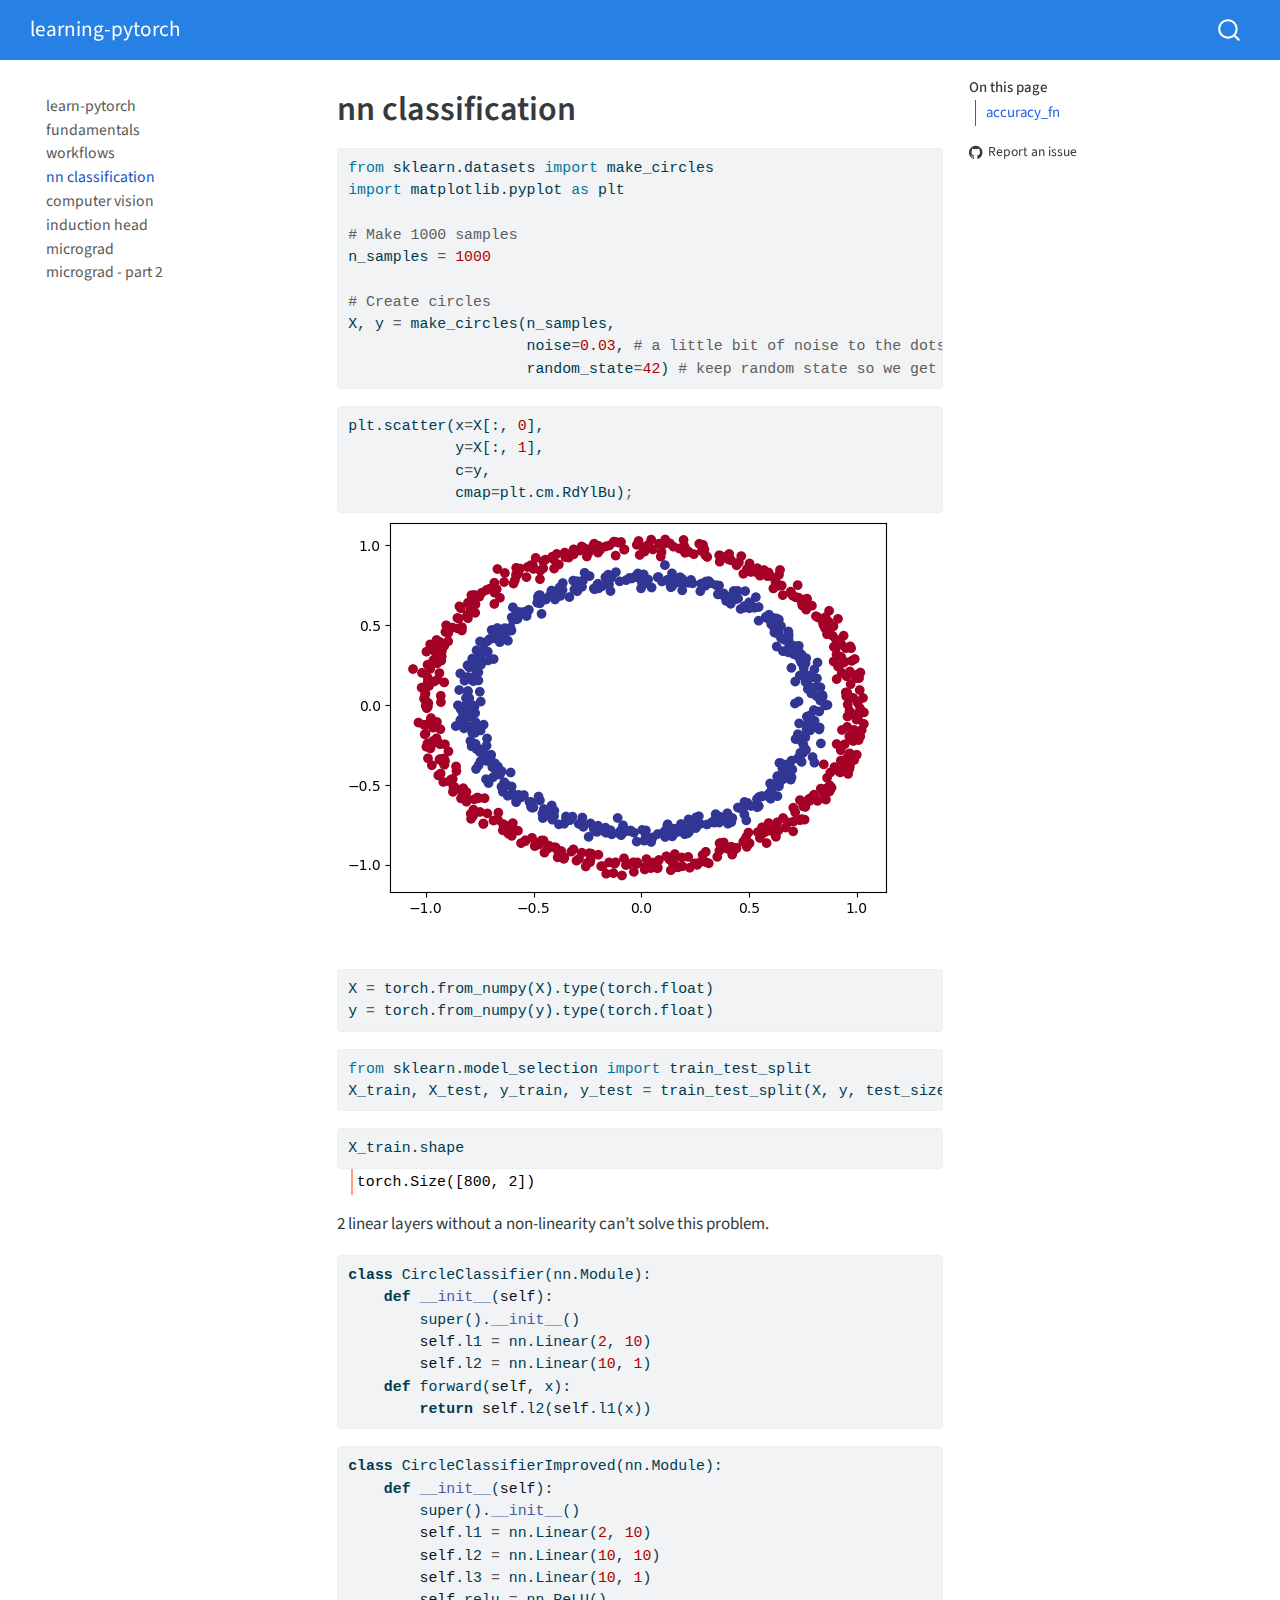
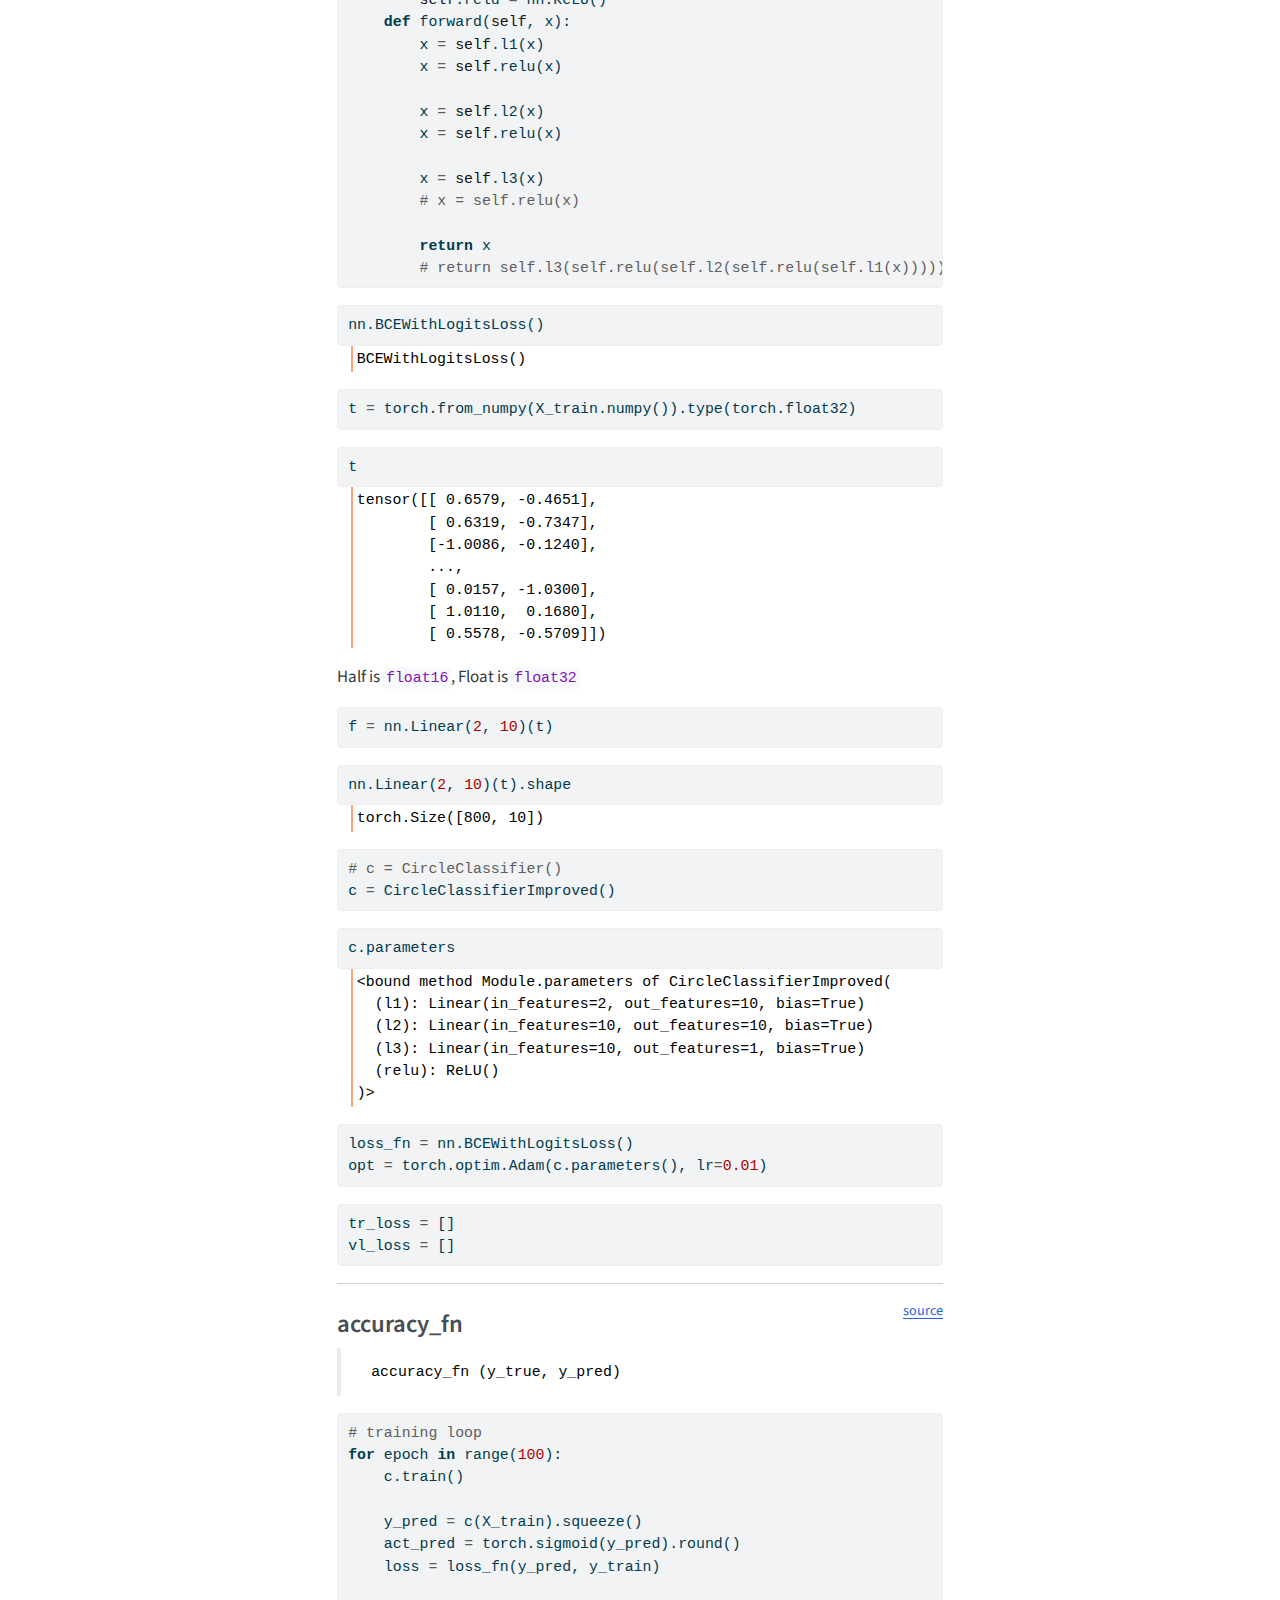
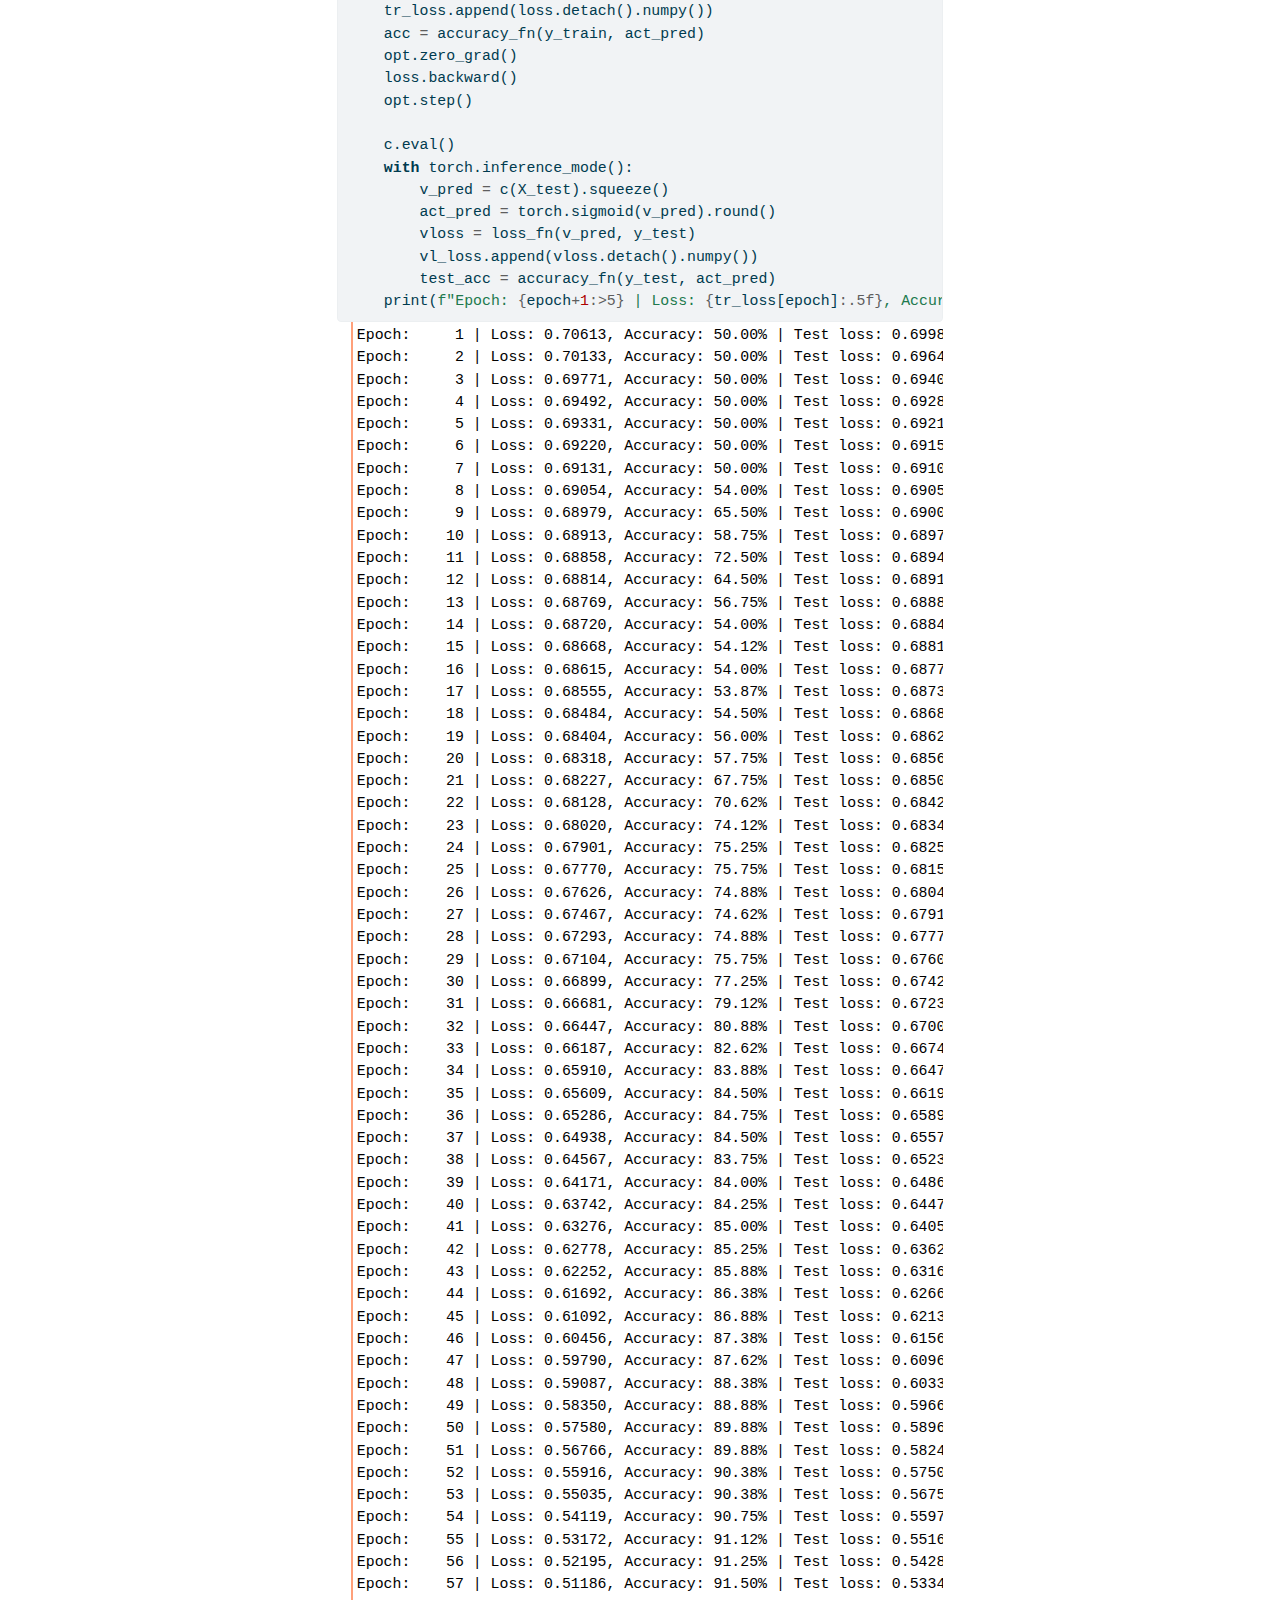
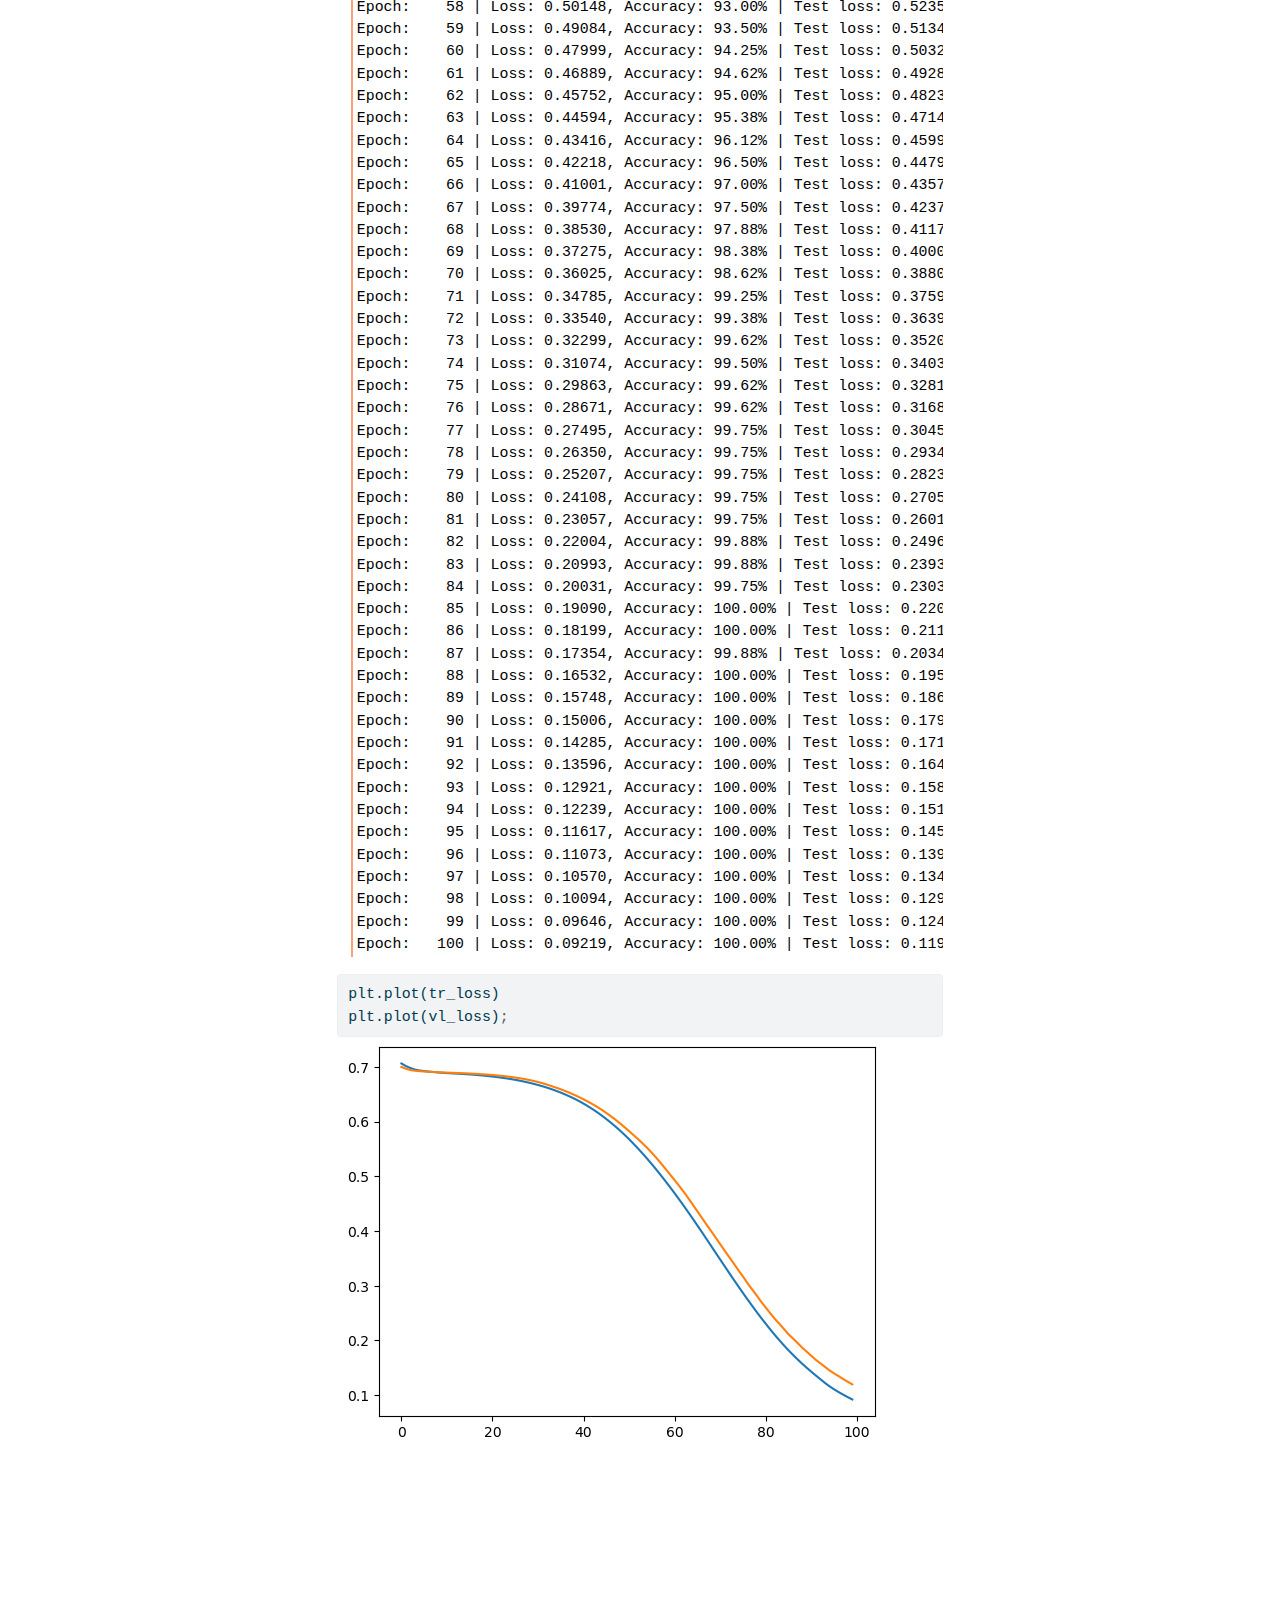
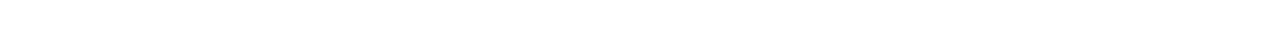
<file: 02-nn-classification.html>
<!DOCTYPE html>
<html xmlns="http://www.w3.org/1999/xhtml" lang="en" xml:lang="en"><head>

<meta charset="utf-8">
<meta name="generator" content="quarto-1.5.56">

<meta name="viewport" content="width=device-width, initial-scale=1.0, user-scalable=yes">


<title>nn classification – learning-pytorch</title>
<style>
code{white-space: pre-wrap;}
span.smallcaps{font-variant: small-caps;}
div.columns{display: flex; gap: min(4vw, 1.5em);}
div.column{flex: auto; overflow-x: auto;}
div.hanging-indent{margin-left: 1.5em; text-indent: -1.5em;}
ul.task-list{list-style: none;}
ul.task-list li input[type="checkbox"] {
  width: 0.8em;
  margin: 0 0.8em 0.2em -1em; /* quarto-specific, see https://github.com/quarto-dev/quarto-cli/issues/4556 */ 
  vertical-align: middle;
}
/* CSS for syntax highlighting */
pre > code.sourceCode { white-space: pre; position: relative; }
pre > code.sourceCode > span { line-height: 1.25; }
pre > code.sourceCode > span:empty { height: 1.2em; }
.sourceCode { overflow: visible; }
code.sourceCode > span { color: inherit; text-decoration: inherit; }
div.sourceCode { margin: 1em 0; }
pre.sourceCode { margin: 0; }
@media screen {
div.sourceCode { overflow: auto; }
}
@media print {
pre > code.sourceCode { white-space: pre-wrap; }
pre > code.sourceCode > span { display: inline-block; text-indent: -5em; padding-left: 5em; }
}
pre.numberSource code
  { counter-reset: source-line 0; }
pre.numberSource code > span
  { position: relative; left: -4em; counter-increment: source-line; }
pre.numberSource code > span > a:first-child::before
  { content: counter(source-line);
    position: relative; left: -1em; text-align: right; vertical-align: baseline;
    border: none; display: inline-block;
    -webkit-touch-callout: none; -webkit-user-select: none;
    -khtml-user-select: none; -moz-user-select: none;
    -ms-user-select: none; user-select: none;
    padding: 0 4px; width: 4em;
  }
pre.numberSource { margin-left: 3em;  padding-left: 4px; }
div.sourceCode
  {   }
@media screen {
pre > code.sourceCode > span > a:first-child::before { text-decoration: underline; }
}
</style>


<script src="site_libs/quarto-nav/quarto-nav.js"></script>
<script src="site_libs/quarto-nav/headroom.min.js"></script>
<script src="site_libs/clipboard/clipboard.min.js"></script>
<script src="site_libs/quarto-search/autocomplete.umd.js"></script>
<script src="site_libs/quarto-search/fuse.min.js"></script>
<script src="site_libs/quarto-search/quarto-search.js"></script>
<meta name="quarto:offset" content="./">
<script src="site_libs/quarto-html/quarto.js"></script>
<script src="site_libs/quarto-html/popper.min.js"></script>
<script src="site_libs/quarto-html/tippy.umd.min.js"></script>
<script src="site_libs/quarto-html/anchor.min.js"></script>
<link href="site_libs/quarto-html/tippy.css" rel="stylesheet">
<link href="site_libs/quarto-html/quarto-syntax-highlighting.css" rel="stylesheet" id="quarto-text-highlighting-styles">
<script src="site_libs/bootstrap/bootstrap.min.js"></script>
<link href="site_libs/bootstrap/bootstrap-icons.css" rel="stylesheet">
<link href="site_libs/bootstrap/bootstrap.min.css" rel="stylesheet" id="quarto-bootstrap" data-mode="light">
<script id="quarto-search-options" type="application/json">{
  "location": "navbar",
  "copy-button": false,
  "collapse-after": 3,
  "panel-placement": "end",
  "type": "overlay",
  "limit": 50,
  "keyboard-shortcut": [
    "f",
    "/",
    "s"
  ],
  "show-item-context": false,
  "language": {
    "search-no-results-text": "No results",
    "search-matching-documents-text": "matching documents",
    "search-copy-link-title": "Copy link to search",
    "search-hide-matches-text": "Hide additional matches",
    "search-more-match-text": "more match in this document",
    "search-more-matches-text": "more matches in this document",
    "search-clear-button-title": "Clear",
    "search-text-placeholder": "",
    "search-detached-cancel-button-title": "Cancel",
    "search-submit-button-title": "Submit",
    "search-label": "Search"
  }
}</script>


<link rel="stylesheet" href="styles.css">
<meta property="og:title" content="nn classification – learning-pytorch">
<meta property="og:description" content="repo to save nbs created while learning pytorch">
<meta property="og:site_name" content="learning-pytorch">
<meta name="twitter:title" content="nn classification – learning-pytorch">
<meta name="twitter:description" content="repo to save nbs created while learning pytorch">
<meta name="twitter:card" content="summary">
</head>

<body class="nav-sidebar floating nav-fixed">

<div id="quarto-search-results"></div>
  <header id="quarto-header" class="headroom fixed-top">
    <nav class="navbar navbar-expand-lg " data-bs-theme="dark">
      <div class="navbar-container container-fluid">
      <div class="navbar-brand-container mx-auto">
    <a class="navbar-brand" href="./index.html">
    <span class="navbar-title">learning-pytorch</span>
    </a>
  </div>
        <div class="quarto-navbar-tools tools-end">
</div>
          <div id="quarto-search" class="" title="Search"></div>
      </div> <!-- /container-fluid -->
    </nav>
  <nav class="quarto-secondary-nav">
    <div class="container-fluid d-flex">
      <button type="button" class="quarto-btn-toggle btn" data-bs-toggle="collapse" role="button" data-bs-target=".quarto-sidebar-collapse-item" aria-controls="quarto-sidebar" aria-expanded="false" aria-label="Toggle sidebar navigation" onclick="if (window.quartoToggleHeadroom) { window.quartoToggleHeadroom(); }">
        <i class="bi bi-layout-text-sidebar-reverse"></i>
      </button>
        <nav class="quarto-page-breadcrumbs" aria-label="breadcrumb"><ol class="breadcrumb"><li class="breadcrumb-item"><a href="./02-nn-classification.html">nn classification</a></li></ol></nav>
        <a class="flex-grow-1" role="navigation" data-bs-toggle="collapse" data-bs-target=".quarto-sidebar-collapse-item" aria-controls="quarto-sidebar" aria-expanded="false" aria-label="Toggle sidebar navigation" onclick="if (window.quartoToggleHeadroom) { window.quartoToggleHeadroom(); }">      
        </a>
    </div>
  </nav>
</header>
<!-- content -->
<div id="quarto-content" class="quarto-container page-columns page-rows-contents page-layout-article page-navbar">
<!-- sidebar -->
  <nav id="quarto-sidebar" class="sidebar collapse collapse-horizontal quarto-sidebar-collapse-item sidebar-navigation floating overflow-auto">
    <div class="sidebar-menu-container"> 
    <ul class="list-unstyled mt-1">
        <li class="sidebar-item">
  <div class="sidebar-item-container"> 
  <a href="./index.html" class="sidebar-item-text sidebar-link">
 <span class="menu-text">learn-pytorch</span></a>
  </div>
</li>
        <li class="sidebar-item">
  <div class="sidebar-item-container"> 
  <a href="./00-fundamentals.html" class="sidebar-item-text sidebar-link">
 <span class="menu-text">fundamentals</span></a>
  </div>
</li>
        <li class="sidebar-item">
  <div class="sidebar-item-container"> 
  <a href="./01-workflows.html" class="sidebar-item-text sidebar-link">
 <span class="menu-text">workflows</span></a>
  </div>
</li>
        <li class="sidebar-item">
  <div class="sidebar-item-container"> 
  <a href="./02-nn-classification.html" class="sidebar-item-text sidebar-link active">
 <span class="menu-text">nn classification</span></a>
  </div>
</li>
        <li class="sidebar-item">
  <div class="sidebar-item-container"> 
  <a href="./03-cv.html" class="sidebar-item-text sidebar-link">
 <span class="menu-text">computer vision</span></a>
  </div>
</li>
        <li class="sidebar-item">
  <div class="sidebar-item-container"> 
  <a href="./induction-head.html" class="sidebar-item-text sidebar-link">
 <span class="menu-text">induction head</span></a>
  </div>
</li>
        <li class="sidebar-item">
  <div class="sidebar-item-container"> 
  <a href="./micrograd.html" class="sidebar-item-text sidebar-link">
 <span class="menu-text">micrograd</span></a>
  </div>
</li>
        <li class="sidebar-item">
  <div class="sidebar-item-container"> 
  <a href="./micrograd_lecture_second_half_roughly.html" class="sidebar-item-text sidebar-link">
 <span class="menu-text">micrograd - part 2</span></a>
  </div>
</li>
    </ul>
    </div>
</nav>
<div id="quarto-sidebar-glass" class="quarto-sidebar-collapse-item" data-bs-toggle="collapse" data-bs-target=".quarto-sidebar-collapse-item"></div>
<!-- margin-sidebar -->
    <div id="quarto-margin-sidebar" class="sidebar margin-sidebar">
        <nav id="TOC" role="doc-toc" class="toc-active">
    <h2 id="toc-title">On this page</h2>
   
  <ul>
  <li><a href="#accuracy_fn" id="toc-accuracy_fn" class="nav-link active" data-scroll-target="#accuracy_fn">accuracy_fn</a></li>
  </ul>
<div class="toc-actions"><ul><li><a href="https://github.com/deven367/learning-pytorch/issues/new" class="toc-action"><i class="bi bi-github"></i>Report an issue</a></li></ul></div></nav>
    </div>
<!-- main -->
<main class="content" id="quarto-document-content">

<header id="title-block-header" class="quarto-title-block default">
<div class="quarto-title">
<h1 class="title">nn classification</h1>
</div>



<div class="quarto-title-meta">

    
  
    
  </div>
  


</header>


<!-- WARNING: THIS FILE WAS AUTOGENERATED! DO NOT EDIT! -->
<div id="cell-2" class="cell">
<div class="sourceCode cell-code" id="cb1"><pre class="sourceCode python code-with-copy"><code class="sourceCode python"><span id="cb1-1"><a href="#cb1-1" aria-hidden="true" tabindex="-1"></a><span class="im">from</span> sklearn.datasets <span class="im">import</span> make_circles</span>
<span id="cb1-2"><a href="#cb1-2" aria-hidden="true" tabindex="-1"></a><span class="im">import</span> matplotlib.pyplot <span class="im">as</span> plt</span>
<span id="cb1-3"><a href="#cb1-3" aria-hidden="true" tabindex="-1"></a></span>
<span id="cb1-4"><a href="#cb1-4" aria-hidden="true" tabindex="-1"></a><span class="co"># Make 1000 samples</span></span>
<span id="cb1-5"><a href="#cb1-5" aria-hidden="true" tabindex="-1"></a>n_samples <span class="op">=</span> <span class="dv">1000</span></span>
<span id="cb1-6"><a href="#cb1-6" aria-hidden="true" tabindex="-1"></a></span>
<span id="cb1-7"><a href="#cb1-7" aria-hidden="true" tabindex="-1"></a><span class="co"># Create circles</span></span>
<span id="cb1-8"><a href="#cb1-8" aria-hidden="true" tabindex="-1"></a>X, y <span class="op">=</span> make_circles(n_samples,</span>
<span id="cb1-9"><a href="#cb1-9" aria-hidden="true" tabindex="-1"></a>                    noise<span class="op">=</span><span class="fl">0.03</span>, <span class="co"># a little bit of noise to the dots</span></span>
<span id="cb1-10"><a href="#cb1-10" aria-hidden="true" tabindex="-1"></a>                    random_state<span class="op">=</span><span class="dv">42</span>) <span class="co"># keep random state so we get the same values</span></span></code><button title="Copy to Clipboard" class="code-copy-button"><i class="bi"></i></button></pre></div>
</div>
<div id="cell-3" class="cell">
<div class="sourceCode cell-code" id="cb2"><pre class="sourceCode python code-with-copy"><code class="sourceCode python"><span id="cb2-1"><a href="#cb2-1" aria-hidden="true" tabindex="-1"></a>plt.scatter(x<span class="op">=</span>X[:, <span class="dv">0</span>],</span>
<span id="cb2-2"><a href="#cb2-2" aria-hidden="true" tabindex="-1"></a>            y<span class="op">=</span>X[:, <span class="dv">1</span>],</span>
<span id="cb2-3"><a href="#cb2-3" aria-hidden="true" tabindex="-1"></a>            c<span class="op">=</span>y,</span>
<span id="cb2-4"><a href="#cb2-4" aria-hidden="true" tabindex="-1"></a>            cmap<span class="op">=</span>plt.cm.RdYlBu)<span class="op">;</span></span></code><button title="Copy to Clipboard" class="code-copy-button"><i class="bi"></i></button></pre></div>
<div class="cell-output cell-output-display">
<div>
<figure class="figure">
<p><img src="02-nn-classification_files/figure-html/cell-3-output-1.png" class="img-fluid figure-img"></p>
</figure>
</div>
</div>
</div>
<div id="cell-4" class="cell">
<div class="sourceCode cell-code" id="cb3"><pre class="sourceCode python code-with-copy"><code class="sourceCode python"><span id="cb3-1"><a href="#cb3-1" aria-hidden="true" tabindex="-1"></a>X <span class="op">=</span> torch.from_numpy(X).<span class="bu">type</span>(torch.<span class="bu">float</span>)</span>
<span id="cb3-2"><a href="#cb3-2" aria-hidden="true" tabindex="-1"></a>y <span class="op">=</span> torch.from_numpy(y).<span class="bu">type</span>(torch.<span class="bu">float</span>)</span></code><button title="Copy to Clipboard" class="code-copy-button"><i class="bi"></i></button></pre></div>
</div>
<div id="cell-5" class="cell">
<div class="sourceCode cell-code" id="cb4"><pre class="sourceCode python code-with-copy"><code class="sourceCode python"><span id="cb4-1"><a href="#cb4-1" aria-hidden="true" tabindex="-1"></a><span class="im">from</span> sklearn.model_selection <span class="im">import</span> train_test_split</span>
<span id="cb4-2"><a href="#cb4-2" aria-hidden="true" tabindex="-1"></a>X_train, X_test, y_train, y_test <span class="op">=</span> train_test_split(X, y, test_size<span class="op">=</span><span class="fl">0.2</span>, random_state<span class="op">=</span><span class="dv">42</span>)</span></code><button title="Copy to Clipboard" class="code-copy-button"><i class="bi"></i></button></pre></div>
</div>
<div id="cell-6" class="cell">
<div class="sourceCode cell-code" id="cb5"><pre class="sourceCode python code-with-copy"><code class="sourceCode python"><span id="cb5-1"><a href="#cb5-1" aria-hidden="true" tabindex="-1"></a>X_train.shape</span></code><button title="Copy to Clipboard" class="code-copy-button"><i class="bi"></i></button></pre></div>
<div class="cell-output cell-output-display">
<pre><code>torch.Size([800, 2])</code></pre>
</div>
</div>
<p>2 linear layers without a non-linearity can’t solve this problem.</p>
<div id="cell-8" class="cell">
<div class="sourceCode cell-code" id="cb7"><pre class="sourceCode python code-with-copy"><code class="sourceCode python"><span id="cb7-1"><a href="#cb7-1" aria-hidden="true" tabindex="-1"></a><span class="kw">class</span> CircleClassifier(nn.Module):</span>
<span id="cb7-2"><a href="#cb7-2" aria-hidden="true" tabindex="-1"></a>    <span class="kw">def</span> <span class="fu">__init__</span>(<span class="va">self</span>):</span>
<span id="cb7-3"><a href="#cb7-3" aria-hidden="true" tabindex="-1"></a>        <span class="bu">super</span>().<span class="fu">__init__</span>()</span>
<span id="cb7-4"><a href="#cb7-4" aria-hidden="true" tabindex="-1"></a>        <span class="va">self</span>.l1 <span class="op">=</span> nn.Linear(<span class="dv">2</span>, <span class="dv">10</span>)</span>
<span id="cb7-5"><a href="#cb7-5" aria-hidden="true" tabindex="-1"></a>        <span class="va">self</span>.l2 <span class="op">=</span> nn.Linear(<span class="dv">10</span>, <span class="dv">1</span>)</span>
<span id="cb7-6"><a href="#cb7-6" aria-hidden="true" tabindex="-1"></a>    <span class="kw">def</span> forward(<span class="va">self</span>, x):</span>
<span id="cb7-7"><a href="#cb7-7" aria-hidden="true" tabindex="-1"></a>        <span class="cf">return</span> <span class="va">self</span>.l2(<span class="va">self</span>.l1(x))</span></code><button title="Copy to Clipboard" class="code-copy-button"><i class="bi"></i></button></pre></div>
</div>
<div id="cell-9" class="cell">
<div class="sourceCode cell-code" id="cb8"><pre class="sourceCode python code-with-copy"><code class="sourceCode python"><span id="cb8-1"><a href="#cb8-1" aria-hidden="true" tabindex="-1"></a><span class="kw">class</span> CircleClassifierImproved(nn.Module):</span>
<span id="cb8-2"><a href="#cb8-2" aria-hidden="true" tabindex="-1"></a>    <span class="kw">def</span> <span class="fu">__init__</span>(<span class="va">self</span>):</span>
<span id="cb8-3"><a href="#cb8-3" aria-hidden="true" tabindex="-1"></a>        <span class="bu">super</span>().<span class="fu">__init__</span>()</span>
<span id="cb8-4"><a href="#cb8-4" aria-hidden="true" tabindex="-1"></a>        <span class="va">self</span>.l1 <span class="op">=</span> nn.Linear(<span class="dv">2</span>, <span class="dv">10</span>)</span>
<span id="cb8-5"><a href="#cb8-5" aria-hidden="true" tabindex="-1"></a>        <span class="va">self</span>.l2 <span class="op">=</span> nn.Linear(<span class="dv">10</span>, <span class="dv">10</span>)</span>
<span id="cb8-6"><a href="#cb8-6" aria-hidden="true" tabindex="-1"></a>        <span class="va">self</span>.l3 <span class="op">=</span> nn.Linear(<span class="dv">10</span>, <span class="dv">1</span>)</span>
<span id="cb8-7"><a href="#cb8-7" aria-hidden="true" tabindex="-1"></a>        <span class="va">self</span>.relu <span class="op">=</span> nn.ReLU()</span>
<span id="cb8-8"><a href="#cb8-8" aria-hidden="true" tabindex="-1"></a>    <span class="kw">def</span> forward(<span class="va">self</span>, x):</span>
<span id="cb8-9"><a href="#cb8-9" aria-hidden="true" tabindex="-1"></a>        x <span class="op">=</span> <span class="va">self</span>.l1(x)</span>
<span id="cb8-10"><a href="#cb8-10" aria-hidden="true" tabindex="-1"></a>        x <span class="op">=</span> <span class="va">self</span>.relu(x)</span>
<span id="cb8-11"><a href="#cb8-11" aria-hidden="true" tabindex="-1"></a></span>
<span id="cb8-12"><a href="#cb8-12" aria-hidden="true" tabindex="-1"></a>        x <span class="op">=</span> <span class="va">self</span>.l2(x)</span>
<span id="cb8-13"><a href="#cb8-13" aria-hidden="true" tabindex="-1"></a>        x <span class="op">=</span> <span class="va">self</span>.relu(x)</span>
<span id="cb8-14"><a href="#cb8-14" aria-hidden="true" tabindex="-1"></a></span>
<span id="cb8-15"><a href="#cb8-15" aria-hidden="true" tabindex="-1"></a>        x <span class="op">=</span> <span class="va">self</span>.l3(x)</span>
<span id="cb8-16"><a href="#cb8-16" aria-hidden="true" tabindex="-1"></a>        <span class="co"># x = self.relu(x)</span></span>
<span id="cb8-17"><a href="#cb8-17" aria-hidden="true" tabindex="-1"></a></span>
<span id="cb8-18"><a href="#cb8-18" aria-hidden="true" tabindex="-1"></a>        <span class="cf">return</span> x</span>
<span id="cb8-19"><a href="#cb8-19" aria-hidden="true" tabindex="-1"></a>        <span class="co"># return self.l3(self.relu(self.l2(self.relu(self.l1(x)))))</span></span></code><button title="Copy to Clipboard" class="code-copy-button"><i class="bi"></i></button></pre></div>
</div>
<div id="cell-10" class="cell">
<div class="sourceCode cell-code" id="cb9"><pre class="sourceCode python code-with-copy"><code class="sourceCode python"><span id="cb9-1"><a href="#cb9-1" aria-hidden="true" tabindex="-1"></a>nn.BCEWithLogitsLoss()</span></code><button title="Copy to Clipboard" class="code-copy-button"><i class="bi"></i></button></pre></div>
<div class="cell-output cell-output-display">
<pre><code>BCEWithLogitsLoss()</code></pre>
</div>
</div>
<div id="cell-11" class="cell">
<div class="sourceCode cell-code" id="cb11"><pre class="sourceCode python code-with-copy"><code class="sourceCode python"><span id="cb11-1"><a href="#cb11-1" aria-hidden="true" tabindex="-1"></a>t <span class="op">=</span> torch.from_numpy(X_train.numpy()).<span class="bu">type</span>(torch.float32)</span></code><button title="Copy to Clipboard" class="code-copy-button"><i class="bi"></i></button></pre></div>
</div>
<div id="cell-12" class="cell">
<div class="sourceCode cell-code" id="cb12"><pre class="sourceCode python code-with-copy"><code class="sourceCode python"><span id="cb12-1"><a href="#cb12-1" aria-hidden="true" tabindex="-1"></a>t</span></code><button title="Copy to Clipboard" class="code-copy-button"><i class="bi"></i></button></pre></div>
<div class="cell-output cell-output-display">
<pre><code>tensor([[ 0.6579, -0.4651],
        [ 0.6319, -0.7347],
        [-1.0086, -0.1240],
        ...,
        [ 0.0157, -1.0300],
        [ 1.0110,  0.1680],
        [ 0.5578, -0.5709]])</code></pre>
</div>
</div>
<p>Half is <code>float16</code>, Float is <code>float32</code></p>
<div id="cell-14" class="cell">
<div class="sourceCode cell-code" id="cb14"><pre class="sourceCode python code-with-copy"><code class="sourceCode python"><span id="cb14-1"><a href="#cb14-1" aria-hidden="true" tabindex="-1"></a>f <span class="op">=</span> nn.Linear(<span class="dv">2</span>, <span class="dv">10</span>)(t)</span></code><button title="Copy to Clipboard" class="code-copy-button"><i class="bi"></i></button></pre></div>
</div>
<div id="cell-15" class="cell">
<div class="sourceCode cell-code" id="cb15"><pre class="sourceCode python code-with-copy"><code class="sourceCode python"><span id="cb15-1"><a href="#cb15-1" aria-hidden="true" tabindex="-1"></a>nn.Linear(<span class="dv">2</span>, <span class="dv">10</span>)(t).shape</span></code><button title="Copy to Clipboard" class="code-copy-button"><i class="bi"></i></button></pre></div>
<div class="cell-output cell-output-display">
<pre><code>torch.Size([800, 10])</code></pre>
</div>
</div>
<div id="cell-16" class="cell">
<div class="sourceCode cell-code" id="cb17"><pre class="sourceCode python code-with-copy"><code class="sourceCode python"><span id="cb17-1"><a href="#cb17-1" aria-hidden="true" tabindex="-1"></a><span class="co"># c = CircleClassifier()</span></span>
<span id="cb17-2"><a href="#cb17-2" aria-hidden="true" tabindex="-1"></a>c <span class="op">=</span> CircleClassifierImproved()</span></code><button title="Copy to Clipboard" class="code-copy-button"><i class="bi"></i></button></pre></div>
</div>
<div id="cell-17" class="cell">
<div class="sourceCode cell-code" id="cb18"><pre class="sourceCode python code-with-copy"><code class="sourceCode python"><span id="cb18-1"><a href="#cb18-1" aria-hidden="true" tabindex="-1"></a>c.parameters</span></code><button title="Copy to Clipboard" class="code-copy-button"><i class="bi"></i></button></pre></div>
<div class="cell-output cell-output-display">
<pre><code>&lt;bound method Module.parameters of CircleClassifierImproved(
  (l1): Linear(in_features=2, out_features=10, bias=True)
  (l2): Linear(in_features=10, out_features=10, bias=True)
  (l3): Linear(in_features=10, out_features=1, bias=True)
  (relu): ReLU()
)&gt;</code></pre>
</div>
</div>
<div id="cell-18" class="cell">
<div class="sourceCode cell-code" id="cb20"><pre class="sourceCode python code-with-copy"><code class="sourceCode python"><span id="cb20-1"><a href="#cb20-1" aria-hidden="true" tabindex="-1"></a>loss_fn <span class="op">=</span> nn.BCEWithLogitsLoss()</span>
<span id="cb20-2"><a href="#cb20-2" aria-hidden="true" tabindex="-1"></a>opt <span class="op">=</span> torch.optim.Adam(c.parameters(), lr<span class="op">=</span><span class="fl">0.01</span>)</span></code><button title="Copy to Clipboard" class="code-copy-button"><i class="bi"></i></button></pre></div>
</div>
<div id="cell-19" class="cell">
<div class="sourceCode cell-code" id="cb21"><pre class="sourceCode python code-with-copy"><code class="sourceCode python"><span id="cb21-1"><a href="#cb21-1" aria-hidden="true" tabindex="-1"></a>tr_loss <span class="op">=</span> []</span>
<span id="cb21-2"><a href="#cb21-2" aria-hidden="true" tabindex="-1"></a>vl_loss <span class="op">=</span> []</span></code><button title="Copy to Clipboard" class="code-copy-button"><i class="bi"></i></button></pre></div>
</div>
<hr>
<p><a href="https://github.com/deven367/learning-pytorch/blob/main/learn_pytorch/helper.py#L12" target="_blank" style="float:right; font-size:smaller">source</a></p>
<section id="accuracy_fn" class="level3">
<h3 class="anchored" data-anchor-id="accuracy_fn">accuracy_fn</h3>
<blockquote class="blockquote">
<pre><code> accuracy_fn (y_true, y_pred)</code></pre>
</blockquote>
<div id="cell-21" class="cell">
<div class="sourceCode cell-code" id="cb23"><pre class="sourceCode python code-with-copy"><code class="sourceCode python"><span id="cb23-1"><a href="#cb23-1" aria-hidden="true" tabindex="-1"></a><span class="co"># training loop</span></span>
<span id="cb23-2"><a href="#cb23-2" aria-hidden="true" tabindex="-1"></a><span class="cf">for</span> epoch <span class="kw">in</span> <span class="bu">range</span>(<span class="dv">100</span>):</span>
<span id="cb23-3"><a href="#cb23-3" aria-hidden="true" tabindex="-1"></a>    c.train()</span>
<span id="cb23-4"><a href="#cb23-4" aria-hidden="true" tabindex="-1"></a></span>
<span id="cb23-5"><a href="#cb23-5" aria-hidden="true" tabindex="-1"></a>    y_pred <span class="op">=</span> c(X_train).squeeze()</span>
<span id="cb23-6"><a href="#cb23-6" aria-hidden="true" tabindex="-1"></a>    act_pred <span class="op">=</span> torch.sigmoid(y_pred).<span class="bu">round</span>()</span>
<span id="cb23-7"><a href="#cb23-7" aria-hidden="true" tabindex="-1"></a>    loss <span class="op">=</span> loss_fn(y_pred, y_train)</span>
<span id="cb23-8"><a href="#cb23-8" aria-hidden="true" tabindex="-1"></a></span>
<span id="cb23-9"><a href="#cb23-9" aria-hidden="true" tabindex="-1"></a>    tr_loss.append(loss.detach().numpy())</span>
<span id="cb23-10"><a href="#cb23-10" aria-hidden="true" tabindex="-1"></a>    acc <span class="op">=</span> accuracy_fn(y_train, act_pred)</span>
<span id="cb23-11"><a href="#cb23-11" aria-hidden="true" tabindex="-1"></a>    opt.zero_grad()</span>
<span id="cb23-12"><a href="#cb23-12" aria-hidden="true" tabindex="-1"></a>    loss.backward()</span>
<span id="cb23-13"><a href="#cb23-13" aria-hidden="true" tabindex="-1"></a>    opt.step()</span>
<span id="cb23-14"><a href="#cb23-14" aria-hidden="true" tabindex="-1"></a></span>
<span id="cb23-15"><a href="#cb23-15" aria-hidden="true" tabindex="-1"></a>    c.<span class="bu">eval</span>()</span>
<span id="cb23-16"><a href="#cb23-16" aria-hidden="true" tabindex="-1"></a>    <span class="cf">with</span> torch.inference_mode():</span>
<span id="cb23-17"><a href="#cb23-17" aria-hidden="true" tabindex="-1"></a>        v_pred <span class="op">=</span> c(X_test).squeeze()</span>
<span id="cb23-18"><a href="#cb23-18" aria-hidden="true" tabindex="-1"></a>        act_pred <span class="op">=</span> torch.sigmoid(v_pred).<span class="bu">round</span>()</span>
<span id="cb23-19"><a href="#cb23-19" aria-hidden="true" tabindex="-1"></a>        vloss <span class="op">=</span> loss_fn(v_pred, y_test)</span>
<span id="cb23-20"><a href="#cb23-20" aria-hidden="true" tabindex="-1"></a>        vl_loss.append(vloss.detach().numpy())</span>
<span id="cb23-21"><a href="#cb23-21" aria-hidden="true" tabindex="-1"></a>        test_acc <span class="op">=</span> accuracy_fn(y_test, act_pred)</span>
<span id="cb23-22"><a href="#cb23-22" aria-hidden="true" tabindex="-1"></a>    <span class="bu">print</span>(<span class="ss">f"Epoch: </span><span class="sc">{</span>epoch<span class="op">+</span><span class="dv">1</span><span class="sc">:&gt;5}</span><span class="ss"> | Loss: </span><span class="sc">{</span>tr_loss[epoch]<span class="sc">:.5f}</span><span class="ss">, Accuracy: </span><span class="sc">{</span>acc<span class="sc">:.2f}</span><span class="ss">% | Test loss: </span><span class="sc">{</span>vl_loss[epoch]<span class="sc">:.5f}</span><span class="ss">, Test acc: </span><span class="sc">{</span>test_acc<span class="sc">:.2f}</span><span class="ss">%"</span>)</span></code><button title="Copy to Clipboard" class="code-copy-button"><i class="bi"></i></button></pre></div>
<div class="cell-output cell-output-stdout">
<pre><code>Epoch:     1 | Loss: 0.70613, Accuracy: 50.00% | Test loss: 0.69981, Test acc: 50.00%
Epoch:     2 | Loss: 0.70133, Accuracy: 50.00% | Test loss: 0.69647, Test acc: 50.00%
Epoch:     3 | Loss: 0.69771, Accuracy: 50.00% | Test loss: 0.69404, Test acc: 50.00%
Epoch:     4 | Loss: 0.69492, Accuracy: 50.00% | Test loss: 0.69286, Test acc: 50.00%
Epoch:     5 | Loss: 0.69331, Accuracy: 50.00% | Test loss: 0.69212, Test acc: 50.00%
Epoch:     6 | Loss: 0.69220, Accuracy: 50.00% | Test loss: 0.69157, Test acc: 50.00%
Epoch:     7 | Loss: 0.69131, Accuracy: 50.00% | Test loss: 0.69106, Test acc: 53.50%
Epoch:     8 | Loss: 0.69054, Accuracy: 54.00% | Test loss: 0.69053, Test acc: 67.00%
Epoch:     9 | Loss: 0.68979, Accuracy: 65.50% | Test loss: 0.69007, Test acc: 57.00%
Epoch:    10 | Loss: 0.68913, Accuracy: 58.75% | Test loss: 0.68970, Test acc: 64.00%
Epoch:    11 | Loss: 0.68858, Accuracy: 72.50% | Test loss: 0.68941, Test acc: 60.50%
Epoch:    12 | Loss: 0.68814, Accuracy: 64.50% | Test loss: 0.68914, Test acc: 53.50%
Epoch:    13 | Loss: 0.68769, Accuracy: 56.75% | Test loss: 0.68883, Test acc: 50.50%
Epoch:    14 | Loss: 0.68720, Accuracy: 54.00% | Test loss: 0.68849, Test acc: 50.50%
Epoch:    15 | Loss: 0.68668, Accuracy: 54.12% | Test loss: 0.68817, Test acc: 50.00%
Epoch:    16 | Loss: 0.68615, Accuracy: 54.00% | Test loss: 0.68778, Test acc: 50.50%
Epoch:    17 | Loss: 0.68555, Accuracy: 53.87% | Test loss: 0.68733, Test acc: 51.00%
Epoch:    18 | Loss: 0.68484, Accuracy: 54.50% | Test loss: 0.68681, Test acc: 51.00%
Epoch:    19 | Loss: 0.68404, Accuracy: 56.00% | Test loss: 0.68626, Test acc: 58.50%
Epoch:    20 | Loss: 0.68318, Accuracy: 57.75% | Test loss: 0.68567, Test acc: 66.50%
Epoch:    21 | Loss: 0.68227, Accuracy: 67.75% | Test loss: 0.68502, Test acc: 67.50%
Epoch:    22 | Loss: 0.68128, Accuracy: 70.62% | Test loss: 0.68428, Test acc: 68.00%
Epoch:    23 | Loss: 0.68020, Accuracy: 74.12% | Test loss: 0.68347, Test acc: 69.00%
Epoch:    24 | Loss: 0.67901, Accuracy: 75.25% | Test loss: 0.68258, Test acc: 69.50%
Epoch:    25 | Loss: 0.67770, Accuracy: 75.75% | Test loss: 0.68157, Test acc: 67.50%
Epoch:    26 | Loss: 0.67626, Accuracy: 74.88% | Test loss: 0.68043, Test acc: 66.50%
Epoch:    27 | Loss: 0.67467, Accuracy: 74.62% | Test loss: 0.67915, Test acc: 66.50%
Epoch:    28 | Loss: 0.67293, Accuracy: 74.88% | Test loss: 0.67771, Test acc: 67.50%
Epoch:    29 | Loss: 0.67104, Accuracy: 75.75% | Test loss: 0.67609, Test acc: 72.00%
Epoch:    30 | Loss: 0.66899, Accuracy: 77.25% | Test loss: 0.67429, Test acc: 74.00%
Epoch:    31 | Loss: 0.66681, Accuracy: 79.12% | Test loss: 0.67234, Test acc: 73.00%
Epoch:    32 | Loss: 0.66447, Accuracy: 80.88% | Test loss: 0.67003, Test acc: 75.00%
Epoch:    33 | Loss: 0.66187, Accuracy: 82.62% | Test loss: 0.66745, Test acc: 77.50%
Epoch:    34 | Loss: 0.65910, Accuracy: 83.88% | Test loss: 0.66471, Test acc: 79.50%
Epoch:    35 | Loss: 0.65609, Accuracy: 84.50% | Test loss: 0.66191, Test acc: 81.50%
Epoch:    36 | Loss: 0.65286, Accuracy: 84.75% | Test loss: 0.65893, Test acc: 81.00%
Epoch:    37 | Loss: 0.64938, Accuracy: 84.50% | Test loss: 0.65574, Test acc: 81.50%
Epoch:    38 | Loss: 0.64567, Accuracy: 83.75% | Test loss: 0.65231, Test acc: 81.50%
Epoch:    39 | Loss: 0.64171, Accuracy: 84.00% | Test loss: 0.64861, Test acc: 81.50%
Epoch:    40 | Loss: 0.63742, Accuracy: 84.25% | Test loss: 0.64470, Test acc: 82.50%
Epoch:    41 | Loss: 0.63276, Accuracy: 85.00% | Test loss: 0.64057, Test acc: 83.00%
Epoch:    42 | Loss: 0.62778, Accuracy: 85.25% | Test loss: 0.63625, Test acc: 84.00%
Epoch:    43 | Loss: 0.62252, Accuracy: 85.88% | Test loss: 0.63162, Test acc: 84.00%
Epoch:    44 | Loss: 0.61692, Accuracy: 86.38% | Test loss: 0.62664, Test acc: 83.00%
Epoch:    45 | Loss: 0.61092, Accuracy: 86.88% | Test loss: 0.62134, Test acc: 82.50%
Epoch:    46 | Loss: 0.60456, Accuracy: 87.38% | Test loss: 0.61568, Test acc: 82.00%
Epoch:    47 | Loss: 0.59790, Accuracy: 87.62% | Test loss: 0.60965, Test acc: 82.00%
Epoch:    48 | Loss: 0.59087, Accuracy: 88.38% | Test loss: 0.60335, Test acc: 84.00%
Epoch:    49 | Loss: 0.58350, Accuracy: 88.88% | Test loss: 0.59668, Test acc: 86.00%
Epoch:    50 | Loss: 0.57580, Accuracy: 89.88% | Test loss: 0.58967, Test acc: 86.00%
Epoch:    51 | Loss: 0.56766, Accuracy: 89.88% | Test loss: 0.58240, Test acc: 85.50%
Epoch:    52 | Loss: 0.55916, Accuracy: 90.38% | Test loss: 0.57505, Test acc: 86.00%
Epoch:    53 | Loss: 0.55035, Accuracy: 90.38% | Test loss: 0.56752, Test acc: 86.50%
Epoch:    54 | Loss: 0.54119, Accuracy: 90.75% | Test loss: 0.55975, Test acc: 86.50%
Epoch:    55 | Loss: 0.53172, Accuracy: 91.12% | Test loss: 0.55162, Test acc: 87.50%
Epoch:    56 | Loss: 0.52195, Accuracy: 91.25% | Test loss: 0.54284, Test acc: 88.00%
Epoch:    57 | Loss: 0.51186, Accuracy: 91.50% | Test loss: 0.53345, Test acc: 89.50%
Epoch:    58 | Loss: 0.50148, Accuracy: 93.00% | Test loss: 0.52359, Test acc: 89.50%
Epoch:    59 | Loss: 0.49084, Accuracy: 93.50% | Test loss: 0.51348, Test acc: 90.50%
Epoch:    60 | Loss: 0.47999, Accuracy: 94.25% | Test loss: 0.50321, Test acc: 90.50%
Epoch:    61 | Loss: 0.46889, Accuracy: 94.62% | Test loss: 0.49286, Test acc: 91.50%
Epoch:    62 | Loss: 0.45752, Accuracy: 95.00% | Test loss: 0.48230, Test acc: 92.50%
Epoch:    63 | Loss: 0.44594, Accuracy: 95.38% | Test loss: 0.47142, Test acc: 93.00%
Epoch:    64 | Loss: 0.43416, Accuracy: 96.12% | Test loss: 0.45992, Test acc: 93.50%
Epoch:    65 | Loss: 0.42218, Accuracy: 96.50% | Test loss: 0.44792, Test acc: 94.00%
Epoch:    66 | Loss: 0.41001, Accuracy: 97.00% | Test loss: 0.43578, Test acc: 94.50%
Epoch:    67 | Loss: 0.39774, Accuracy: 97.50% | Test loss: 0.42370, Test acc: 94.50%
Epoch:    68 | Loss: 0.38530, Accuracy: 97.88% | Test loss: 0.41170, Test acc: 95.00%
Epoch:    69 | Loss: 0.37275, Accuracy: 98.38% | Test loss: 0.40001, Test acc: 95.00%
Epoch:    70 | Loss: 0.36025, Accuracy: 98.62% | Test loss: 0.38800, Test acc: 95.00%
Epoch:    71 | Loss: 0.34785, Accuracy: 99.25% | Test loss: 0.37590, Test acc: 96.00%
Epoch:    72 | Loss: 0.33540, Accuracy: 99.38% | Test loss: 0.36391, Test acc: 95.50%
Epoch:    73 | Loss: 0.32299, Accuracy: 99.62% | Test loss: 0.35204, Test acc: 95.50%
Epoch:    74 | Loss: 0.31074, Accuracy: 99.50% | Test loss: 0.34034, Test acc: 95.50%
Epoch:    75 | Loss: 0.29863, Accuracy: 99.62% | Test loss: 0.32815, Test acc: 96.50%
Epoch:    76 | Loss: 0.28671, Accuracy: 99.62% | Test loss: 0.31684, Test acc: 97.00%
Epoch:    77 | Loss: 0.27495, Accuracy: 99.75% | Test loss: 0.30451, Test acc: 96.50%
Epoch:    78 | Loss: 0.26350, Accuracy: 99.75% | Test loss: 0.29342, Test acc: 97.00%
Epoch:    79 | Loss: 0.25207, Accuracy: 99.75% | Test loss: 0.28239, Test acc: 97.50%
Epoch:    80 | Loss: 0.24108, Accuracy: 99.75% | Test loss: 0.27058, Test acc: 96.50%
Epoch:    81 | Loss: 0.23057, Accuracy: 99.75% | Test loss: 0.26014, Test acc: 98.00%
Epoch:    82 | Loss: 0.22004, Accuracy: 99.88% | Test loss: 0.24962, Test acc: 98.00%
Epoch:    83 | Loss: 0.20993, Accuracy: 99.88% | Test loss: 0.23933, Test acc: 98.50%
Epoch:    84 | Loss: 0.20031, Accuracy: 99.75% | Test loss: 0.23038, Test acc: 98.50%
Epoch:    85 | Loss: 0.19090, Accuracy: 100.00% | Test loss: 0.22084, Test acc: 99.00%
Epoch:    86 | Loss: 0.18199, Accuracy: 100.00% | Test loss: 0.21133, Test acc: 99.00%
Epoch:    87 | Loss: 0.17354, Accuracy: 99.88% | Test loss: 0.20343, Test acc: 99.00%
Epoch:    88 | Loss: 0.16532, Accuracy: 100.00% | Test loss: 0.19521, Test acc: 99.00%
Epoch:    89 | Loss: 0.15748, Accuracy: 100.00% | Test loss: 0.18683, Test acc: 99.00%
Epoch:    90 | Loss: 0.15006, Accuracy: 100.00% | Test loss: 0.17948, Test acc: 99.00%
Epoch:    91 | Loss: 0.14285, Accuracy: 100.00% | Test loss: 0.17194, Test acc: 99.00%
Epoch:    92 | Loss: 0.13596, Accuracy: 100.00% | Test loss: 0.16453, Test acc: 99.00%
Epoch:    93 | Loss: 0.12921, Accuracy: 100.00% | Test loss: 0.15815, Test acc: 99.00%
Epoch:    94 | Loss: 0.12239, Accuracy: 100.00% | Test loss: 0.15175, Test acc: 99.00%
Epoch:    95 | Loss: 0.11617, Accuracy: 100.00% | Test loss: 0.14526, Test acc: 99.00%
Epoch:    96 | Loss: 0.11073, Accuracy: 100.00% | Test loss: 0.13985, Test acc: 99.00%
Epoch:    97 | Loss: 0.10570, Accuracy: 100.00% | Test loss: 0.13480, Test acc: 99.00%
Epoch:    98 | Loss: 0.10094, Accuracy: 100.00% | Test loss: 0.12950, Test acc: 99.00%
Epoch:    99 | Loss: 0.09646, Accuracy: 100.00% | Test loss: 0.12458, Test acc: 99.00%
Epoch:   100 | Loss: 0.09219, Accuracy: 100.00% | Test loss: 0.11975, Test acc: 99.00%</code></pre>
</div>
</div>
<div id="cell-22" class="cell">
<div class="sourceCode cell-code" id="cb25"><pre class="sourceCode python code-with-copy"><code class="sourceCode python"><span id="cb25-1"><a href="#cb25-1" aria-hidden="true" tabindex="-1"></a>plt.plot(tr_loss)</span>
<span id="cb25-2"><a href="#cb25-2" aria-hidden="true" tabindex="-1"></a>plt.plot(vl_loss)<span class="op">;</span></span></code><button title="Copy to Clipboard" class="code-copy-button"><i class="bi"></i></button></pre></div>
<div class="cell-output cell-output-display">
<div>
<figure class="figure">
<p><img src="02-nn-classification_files/figure-html/cell-20-output-1.png" class="img-fluid figure-img"></p>
</figure>
</div>
</div>
</div>


</section>

</main> <!-- /main -->
<script id="quarto-html-after-body" type="application/javascript">
window.document.addEventListener("DOMContentLoaded", function (event) {
  const toggleBodyColorMode = (bsSheetEl) => {
    const mode = bsSheetEl.getAttribute("data-mode");
    const bodyEl = window.document.querySelector("body");
    if (mode === "dark") {
      bodyEl.classList.add("quarto-dark");
      bodyEl.classList.remove("quarto-light");
    } else {
      bodyEl.classList.add("quarto-light");
      bodyEl.classList.remove("quarto-dark");
    }
  }
  const toggleBodyColorPrimary = () => {
    const bsSheetEl = window.document.querySelector("link#quarto-bootstrap");
    if (bsSheetEl) {
      toggleBodyColorMode(bsSheetEl);
    }
  }
  toggleBodyColorPrimary();  
  const icon = "";
  const anchorJS = new window.AnchorJS();
  anchorJS.options = {
    placement: 'right',
    icon: icon
  };
  anchorJS.add('.anchored');
  const isCodeAnnotation = (el) => {
    for (const clz of el.classList) {
      if (clz.startsWith('code-annotation-')) {                     
        return true;
      }
    }
    return false;
  }
  const onCopySuccess = function(e) {
    // button target
    const button = e.trigger;
    // don't keep focus
    button.blur();
    // flash "checked"
    button.classList.add('code-copy-button-checked');
    var currentTitle = button.getAttribute("title");
    button.setAttribute("title", "Copied!");
    let tooltip;
    if (window.bootstrap) {
      button.setAttribute("data-bs-toggle", "tooltip");
      button.setAttribute("data-bs-placement", "left");
      button.setAttribute("data-bs-title", "Copied!");
      tooltip = new bootstrap.Tooltip(button, 
        { trigger: "manual", 
          customClass: "code-copy-button-tooltip",
          offset: [0, -8]});
      tooltip.show();    
    }
    setTimeout(function() {
      if (tooltip) {
        tooltip.hide();
        button.removeAttribute("data-bs-title");
        button.removeAttribute("data-bs-toggle");
        button.removeAttribute("data-bs-placement");
      }
      button.setAttribute("title", currentTitle);
      button.classList.remove('code-copy-button-checked');
    }, 1000);
    // clear code selection
    e.clearSelection();
  }
  const getTextToCopy = function(trigger) {
      const codeEl = trigger.previousElementSibling.cloneNode(true);
      for (const childEl of codeEl.children) {
        if (isCodeAnnotation(childEl)) {
          childEl.remove();
        }
      }
      return codeEl.innerText;
  }
  const clipboard = new window.ClipboardJS('.code-copy-button:not([data-in-quarto-modal])', {
    text: getTextToCopy
  });
  clipboard.on('success', onCopySuccess);
  if (window.document.getElementById('quarto-embedded-source-code-modal')) {
    // For code content inside modals, clipBoardJS needs to be initialized with a container option
    // TODO: Check when it could be a function (https://github.com/zenorocha/clipboard.js/issues/860)
    const clipboardModal = new window.ClipboardJS('.code-copy-button[data-in-quarto-modal]', {
      text: getTextToCopy,
      container: window.document.getElementById('quarto-embedded-source-code-modal')
    });
    clipboardModal.on('success', onCopySuccess);
  }
    var localhostRegex = new RegExp(/^(?:http|https):\/\/localhost\:?[0-9]*\//);
    var mailtoRegex = new RegExp(/^mailto:/);
      var filterRegex = new RegExp("https:\/\/deven367\.github\.io\/learning-pytorch");
    var isInternal = (href) => {
        return filterRegex.test(href) || localhostRegex.test(href) || mailtoRegex.test(href);
    }
    // Inspect non-navigation links and adorn them if external
 	var links = window.document.querySelectorAll('a[href]:not(.nav-link):not(.navbar-brand):not(.toc-action):not(.sidebar-link):not(.sidebar-item-toggle):not(.pagination-link):not(.no-external):not([aria-hidden]):not(.dropdown-item):not(.quarto-navigation-tool):not(.about-link)');
    for (var i=0; i<links.length; i++) {
      const link = links[i];
      if (!isInternal(link.href)) {
        // undo the damage that might have been done by quarto-nav.js in the case of
        // links that we want to consider external
        if (link.dataset.originalHref !== undefined) {
          link.href = link.dataset.originalHref;
        }
      }
    }
  function tippyHover(el, contentFn, onTriggerFn, onUntriggerFn) {
    const config = {
      allowHTML: true,
      maxWidth: 500,
      delay: 100,
      arrow: false,
      appendTo: function(el) {
          return el.parentElement;
      },
      interactive: true,
      interactiveBorder: 10,
      theme: 'quarto',
      placement: 'bottom-start',
    };
    if (contentFn) {
      config.content = contentFn;
    }
    if (onTriggerFn) {
      config.onTrigger = onTriggerFn;
    }
    if (onUntriggerFn) {
      config.onUntrigger = onUntriggerFn;
    }
    window.tippy(el, config); 
  }
  const noterefs = window.document.querySelectorAll('a[role="doc-noteref"]');
  for (var i=0; i<noterefs.length; i++) {
    const ref = noterefs[i];
    tippyHover(ref, function() {
      // use id or data attribute instead here
      let href = ref.getAttribute('data-footnote-href') || ref.getAttribute('href');
      try { href = new URL(href).hash; } catch {}
      const id = href.replace(/^#\/?/, "");
      const note = window.document.getElementById(id);
      if (note) {
        return note.innerHTML;
      } else {
        return "";
      }
    });
  }
  const xrefs = window.document.querySelectorAll('a.quarto-xref');
  const processXRef = (id, note) => {
    // Strip column container classes
    const stripColumnClz = (el) => {
      el.classList.remove("page-full", "page-columns");
      if (el.children) {
        for (const child of el.children) {
          stripColumnClz(child);
        }
      }
    }
    stripColumnClz(note)
    if (id === null || id.startsWith('sec-')) {
      // Special case sections, only their first couple elements
      const container = document.createElement("div");
      if (note.children && note.children.length > 2) {
        container.appendChild(note.children[0].cloneNode(true));
        for (let i = 1; i < note.children.length; i++) {
          const child = note.children[i];
          if (child.tagName === "P" && child.innerText === "") {
            continue;
          } else {
            container.appendChild(child.cloneNode(true));
            break;
          }
        }
        if (window.Quarto?.typesetMath) {
          window.Quarto.typesetMath(container);
        }
        return container.innerHTML
      } else {
        if (window.Quarto?.typesetMath) {
          window.Quarto.typesetMath(note);
        }
        return note.innerHTML;
      }
    } else {
      // Remove any anchor links if they are present
      const anchorLink = note.querySelector('a.anchorjs-link');
      if (anchorLink) {
        anchorLink.remove();
      }
      if (window.Quarto?.typesetMath) {
        window.Quarto.typesetMath(note);
      }
      // TODO in 1.5, we should make sure this works without a callout special case
      if (note.classList.contains("callout")) {
        return note.outerHTML;
      } else {
        return note.innerHTML;
      }
    }
  }
  for (var i=0; i<xrefs.length; i++) {
    const xref = xrefs[i];
    tippyHover(xref, undefined, function(instance) {
      instance.disable();
      let url = xref.getAttribute('href');
      let hash = undefined; 
      if (url.startsWith('#')) {
        hash = url;
      } else {
        try { hash = new URL(url).hash; } catch {}
      }
      if (hash) {
        const id = hash.replace(/^#\/?/, "");
        const note = window.document.getElementById(id);
        if (note !== null) {
          try {
            const html = processXRef(id, note.cloneNode(true));
            instance.setContent(html);
          } finally {
            instance.enable();
            instance.show();
          }
        } else {
          // See if we can fetch this
          fetch(url.split('#')[0])
          .then(res => res.text())
          .then(html => {
            const parser = new DOMParser();
            const htmlDoc = parser.parseFromString(html, "text/html");
            const note = htmlDoc.getElementById(id);
            if (note !== null) {
              const html = processXRef(id, note);
              instance.setContent(html);
            } 
          }).finally(() => {
            instance.enable();
            instance.show();
          });
        }
      } else {
        // See if we can fetch a full url (with no hash to target)
        // This is a special case and we should probably do some content thinning / targeting
        fetch(url)
        .then(res => res.text())
        .then(html => {
          const parser = new DOMParser();
          const htmlDoc = parser.parseFromString(html, "text/html");
          const note = htmlDoc.querySelector('main.content');
          if (note !== null) {
            // This should only happen for chapter cross references
            // (since there is no id in the URL)
            // remove the first header
            if (note.children.length > 0 && note.children[0].tagName === "HEADER") {
              note.children[0].remove();
            }
            const html = processXRef(null, note);
            instance.setContent(html);
          } 
        }).finally(() => {
          instance.enable();
          instance.show();
        });
      }
    }, function(instance) {
    });
  }
      let selectedAnnoteEl;
      const selectorForAnnotation = ( cell, annotation) => {
        let cellAttr = 'data-code-cell="' + cell + '"';
        let lineAttr = 'data-code-annotation="' +  annotation + '"';
        const selector = 'span[' + cellAttr + '][' + lineAttr + ']';
        return selector;
      }
      const selectCodeLines = (annoteEl) => {
        const doc = window.document;
        const targetCell = annoteEl.getAttribute("data-target-cell");
        const targetAnnotation = annoteEl.getAttribute("data-target-annotation");
        const annoteSpan = window.document.querySelector(selectorForAnnotation(targetCell, targetAnnotation));
        const lines = annoteSpan.getAttribute("data-code-lines").split(",");
        const lineIds = lines.map((line) => {
          return targetCell + "-" + line;
        })
        let top = null;
        let height = null;
        let parent = null;
        if (lineIds.length > 0) {
            //compute the position of the single el (top and bottom and make a div)
            const el = window.document.getElementById(lineIds[0]);
            top = el.offsetTop;
            height = el.offsetHeight;
            parent = el.parentElement.parentElement;
          if (lineIds.length > 1) {
            const lastEl = window.document.getElementById(lineIds[lineIds.length - 1]);
            const bottom = lastEl.offsetTop + lastEl.offsetHeight;
            height = bottom - top;
          }
          if (top !== null && height !== null && parent !== null) {
            // cook up a div (if necessary) and position it 
            let div = window.document.getElementById("code-annotation-line-highlight");
            if (div === null) {
              div = window.document.createElement("div");
              div.setAttribute("id", "code-annotation-line-highlight");
              div.style.position = 'absolute';
              parent.appendChild(div);
            }
            div.style.top = top - 2 + "px";
            div.style.height = height + 4 + "px";
            div.style.left = 0;
            let gutterDiv = window.document.getElementById("code-annotation-line-highlight-gutter");
            if (gutterDiv === null) {
              gutterDiv = window.document.createElement("div");
              gutterDiv.setAttribute("id", "code-annotation-line-highlight-gutter");
              gutterDiv.style.position = 'absolute';
              const codeCell = window.document.getElementById(targetCell);
              const gutter = codeCell.querySelector('.code-annotation-gutter');
              gutter.appendChild(gutterDiv);
            }
            gutterDiv.style.top = top - 2 + "px";
            gutterDiv.style.height = height + 4 + "px";
          }
          selectedAnnoteEl = annoteEl;
        }
      };
      const unselectCodeLines = () => {
        const elementsIds = ["code-annotation-line-highlight", "code-annotation-line-highlight-gutter"];
        elementsIds.forEach((elId) => {
          const div = window.document.getElementById(elId);
          if (div) {
            div.remove();
          }
        });
        selectedAnnoteEl = undefined;
      };
        // Handle positioning of the toggle
    window.addEventListener(
      "resize",
      throttle(() => {
        elRect = undefined;
        if (selectedAnnoteEl) {
          selectCodeLines(selectedAnnoteEl);
        }
      }, 10)
    );
    function throttle(fn, ms) {
    let throttle = false;
    let timer;
      return (...args) => {
        if(!throttle) { // first call gets through
            fn.apply(this, args);
            throttle = true;
        } else { // all the others get throttled
            if(timer) clearTimeout(timer); // cancel #2
            timer = setTimeout(() => {
              fn.apply(this, args);
              timer = throttle = false;
            }, ms);
        }
      };
    }
      // Attach click handler to the DT
      const annoteDls = window.document.querySelectorAll('dt[data-target-cell]');
      for (const annoteDlNode of annoteDls) {
        annoteDlNode.addEventListener('click', (event) => {
          const clickedEl = event.target;
          if (clickedEl !== selectedAnnoteEl) {
            unselectCodeLines();
            const activeEl = window.document.querySelector('dt[data-target-cell].code-annotation-active');
            if (activeEl) {
              activeEl.classList.remove('code-annotation-active');
            }
            selectCodeLines(clickedEl);
            clickedEl.classList.add('code-annotation-active');
          } else {
            // Unselect the line
            unselectCodeLines();
            clickedEl.classList.remove('code-annotation-active');
          }
        });
      }
  const findCites = (el) => {
    const parentEl = el.parentElement;
    if (parentEl) {
      const cites = parentEl.dataset.cites;
      if (cites) {
        return {
          el,
          cites: cites.split(' ')
        };
      } else {
        return findCites(el.parentElement)
      }
    } else {
      return undefined;
    }
  };
  var bibliorefs = window.document.querySelectorAll('a[role="doc-biblioref"]');
  for (var i=0; i<bibliorefs.length; i++) {
    const ref = bibliorefs[i];
    const citeInfo = findCites(ref);
    if (citeInfo) {
      tippyHover(citeInfo.el, function() {
        var popup = window.document.createElement('div');
        citeInfo.cites.forEach(function(cite) {
          var citeDiv = window.document.createElement('div');
          citeDiv.classList.add('hanging-indent');
          citeDiv.classList.add('csl-entry');
          var biblioDiv = window.document.getElementById('ref-' + cite);
          if (biblioDiv) {
            citeDiv.innerHTML = biblioDiv.innerHTML;
          }
          popup.appendChild(citeDiv);
        });
        return popup.innerHTML;
      });
    }
  }
});
</script>
</div> <!-- /content -->




<footer class="footer"><div class="nav-footer"><div class="nav-footer-center"><div class="toc-actions d-sm-block d-md-none"><ul><li><a href="https://github.com/deven367/learning-pytorch/issues/new" class="toc-action"><i class="bi bi-github"></i>Report an issue</a></li></ul></div></div></div></footer></body></html>
</file>
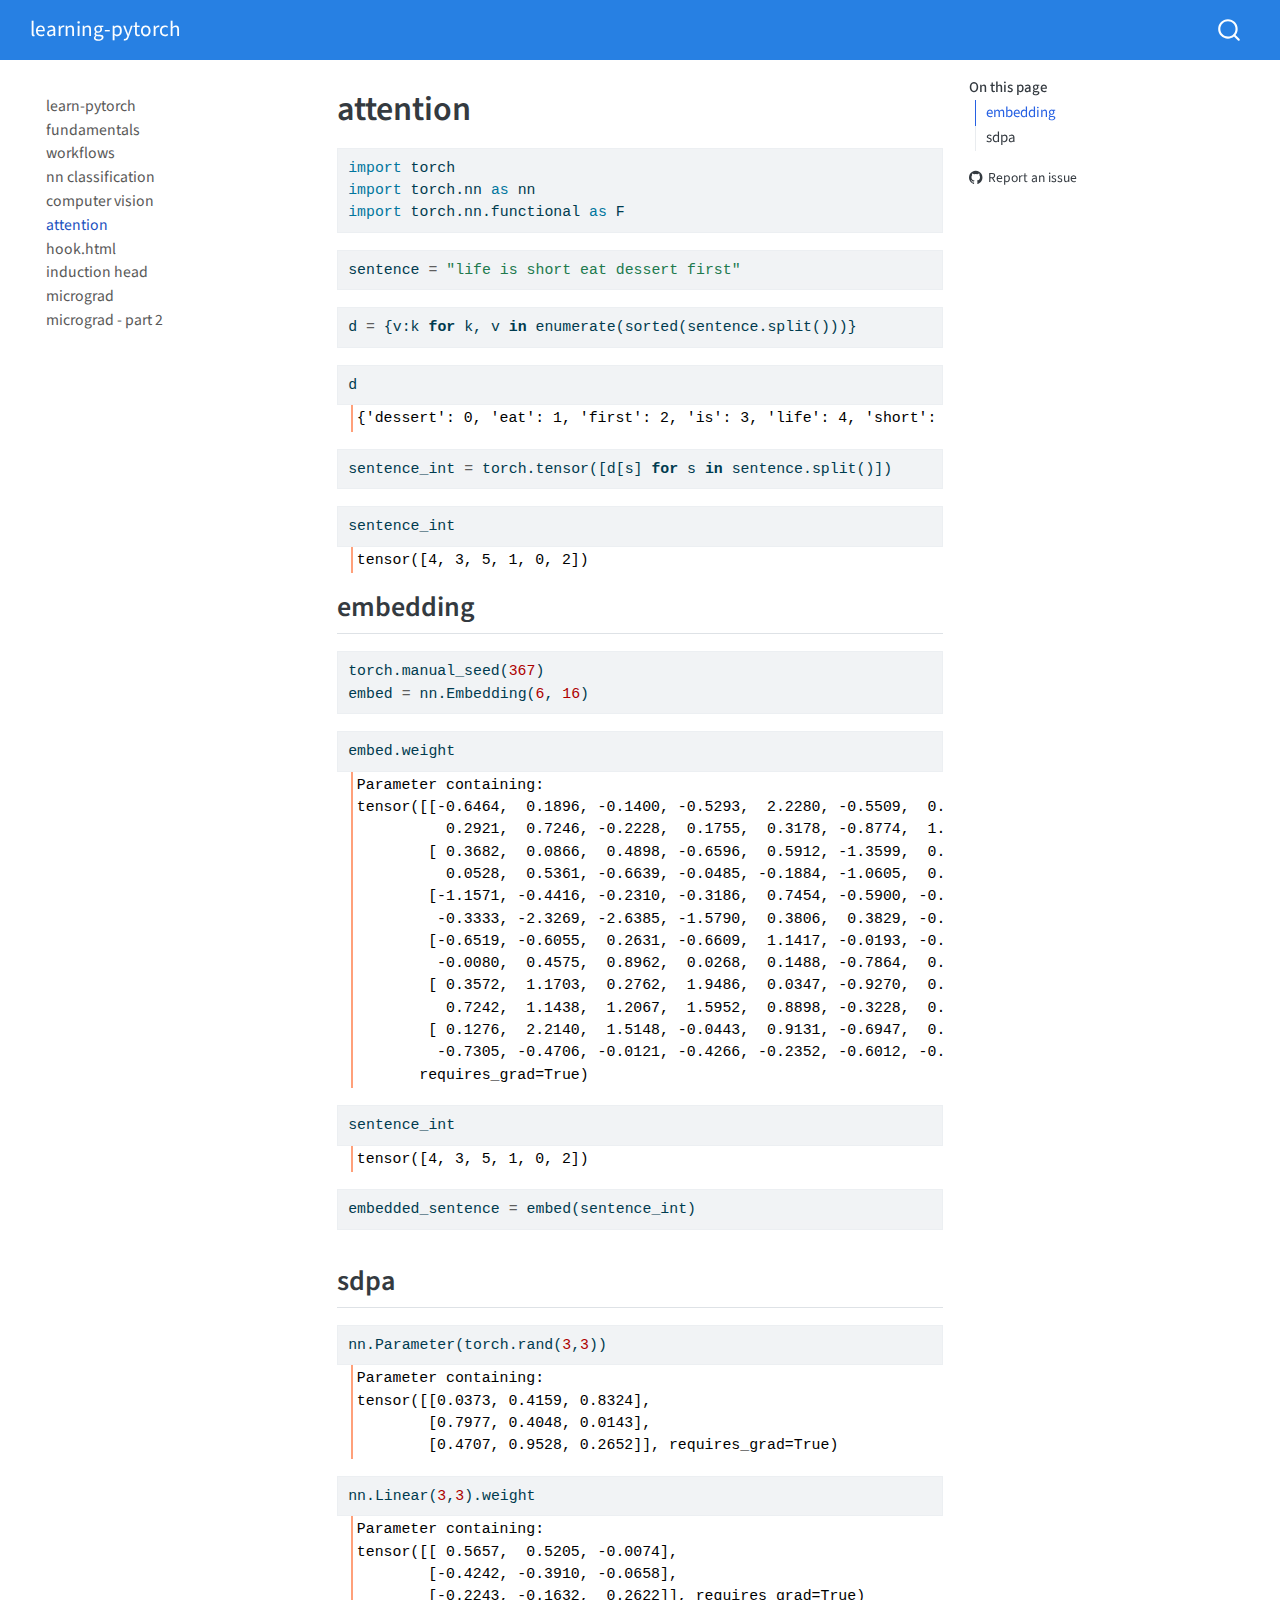
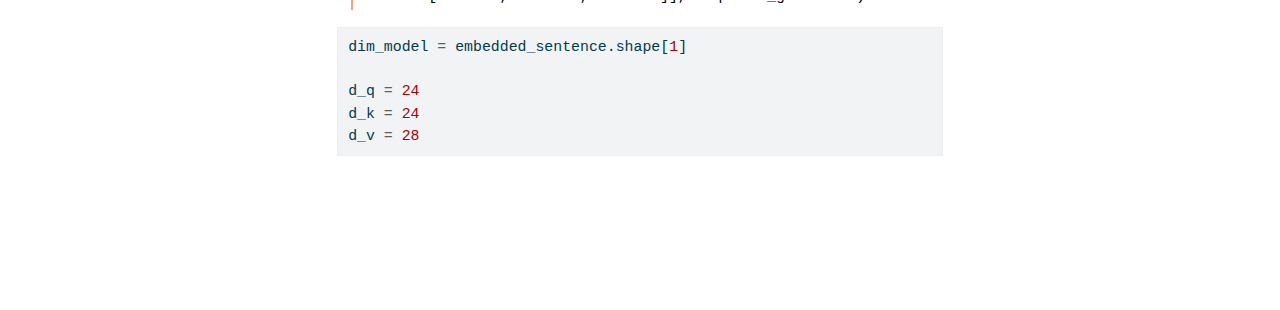
<file: attention.html>
<!DOCTYPE html>
<html xmlns="http://www.w3.org/1999/xhtml" lang="en" xml:lang="en"><head>

<meta charset="utf-8">
<meta name="generator" content="quarto-1.7.30">

<meta name="viewport" content="width=device-width, initial-scale=1.0, user-scalable=yes">


<title>attention – learning-pytorch</title>
<style>
code{white-space: pre-wrap;}
span.smallcaps{font-variant: small-caps;}
div.columns{display: flex; gap: min(4vw, 1.5em);}
div.column{flex: auto; overflow-x: auto;}
div.hanging-indent{margin-left: 1.5em; text-indent: -1.5em;}
ul.task-list{list-style: none;}
ul.task-list li input[type="checkbox"] {
  width: 0.8em;
  margin: 0 0.8em 0.2em -1em; /* quarto-specific, see https://github.com/quarto-dev/quarto-cli/issues/4556 */ 
  vertical-align: middle;
}
/* CSS for syntax highlighting */
html { -webkit-text-size-adjust: 100%; }
pre > code.sourceCode { white-space: pre; position: relative; }
pre > code.sourceCode > span { display: inline-block; line-height: 1.25; }
pre > code.sourceCode > span:empty { height: 1.2em; }
.sourceCode { overflow: visible; }
code.sourceCode > span { color: inherit; text-decoration: inherit; }
div.sourceCode { margin: 1em 0; }
pre.sourceCode { margin: 0; }
@media screen {
div.sourceCode { overflow: auto; }
}
@media print {
pre > code.sourceCode { white-space: pre-wrap; }
pre > code.sourceCode > span { text-indent: -5em; padding-left: 5em; }
}
pre.numberSource code
  { counter-reset: source-line 0; }
pre.numberSource code > span
  { position: relative; left: -4em; counter-increment: source-line; }
pre.numberSource code > span > a:first-child::before
  { content: counter(source-line);
    position: relative; left: -1em; text-align: right; vertical-align: baseline;
    border: none; display: inline-block;
    -webkit-touch-callout: none; -webkit-user-select: none;
    -khtml-user-select: none; -moz-user-select: none;
    -ms-user-select: none; user-select: none;
    padding: 0 4px; width: 4em;
  }
pre.numberSource { margin-left: 3em;  padding-left: 4px; }
div.sourceCode
  {   }
@media screen {
pre > code.sourceCode > span > a:first-child::before { text-decoration: underline; }
}
</style>


<script src="site_libs/quarto-nav/quarto-nav.js"></script>
<script src="site_libs/quarto-nav/headroom.min.js"></script>
<script src="site_libs/clipboard/clipboard.min.js"></script>
<script src="site_libs/quarto-search/autocomplete.umd.js"></script>
<script src="site_libs/quarto-search/fuse.min.js"></script>
<script src="site_libs/quarto-search/quarto-search.js"></script>
<meta name="quarto:offset" content="./">
<script src="site_libs/quarto-html/quarto.js" type="module"></script>
<script src="site_libs/quarto-html/tabsets/tabsets.js" type="module"></script>
<script src="site_libs/quarto-html/popper.min.js"></script>
<script src="site_libs/quarto-html/tippy.umd.min.js"></script>
<script src="site_libs/quarto-html/anchor.min.js"></script>
<link href="site_libs/quarto-html/tippy.css" rel="stylesheet">
<link href="site_libs/quarto-html/quarto-syntax-highlighting-de070a7b0ab54f8780927367ac907214.css" rel="stylesheet" id="quarto-text-highlighting-styles">
<script src="site_libs/bootstrap/bootstrap.min.js"></script>
<link href="site_libs/bootstrap/bootstrap-icons.css" rel="stylesheet">
<link href="site_libs/bootstrap/bootstrap-ce7328c86779a3da44ab91cf1e627fae.min.css" rel="stylesheet" append-hash="true" id="quarto-bootstrap" data-mode="light">
<script id="quarto-search-options" type="application/json">{
  "location": "navbar",
  "copy-button": false,
  "collapse-after": 3,
  "panel-placement": "end",
  "type": "overlay",
  "limit": 50,
  "keyboard-shortcut": [
    "f",
    "/",
    "s"
  ],
  "show-item-context": false,
  "language": {
    "search-no-results-text": "No results",
    "search-matching-documents-text": "matching documents",
    "search-copy-link-title": "Copy link to search",
    "search-hide-matches-text": "Hide additional matches",
    "search-more-match-text": "more match in this document",
    "search-more-matches-text": "more matches in this document",
    "search-clear-button-title": "Clear",
    "search-text-placeholder": "",
    "search-detached-cancel-button-title": "Cancel",
    "search-submit-button-title": "Submit",
    "search-label": "Search"
  }
}</script>


<link rel="stylesheet" href="styles.css">
<meta property="og:title" content="attention – learning-pytorch">
<meta property="og:site_name" content="learning-pytorch">
<meta name="twitter:title" content="attention – learning-pytorch">
<meta name="twitter:card" content="summary">
</head>

<body class="nav-sidebar floating nav-fixed quarto-light">

<div id="quarto-search-results"></div>
  <header id="quarto-header" class="headroom fixed-top">
    <nav class="navbar navbar-expand-lg " data-bs-theme="dark">
      <div class="navbar-container container-fluid">
      <div class="navbar-brand-container mx-auto">
    <a class="navbar-brand" href="./index.html">
    <span class="navbar-title">learning-pytorch</span>
    </a>
  </div>
        <div class="quarto-navbar-tools tools-end">
</div>
          <div id="quarto-search" class="" title="Search"></div>
      </div> <!-- /container-fluid -->
    </nav>
  <nav class="quarto-secondary-nav">
    <div class="container-fluid d-flex">
      <button type="button" class="quarto-btn-toggle btn" data-bs-toggle="collapse" role="button" data-bs-target=".quarto-sidebar-collapse-item" aria-controls="quarto-sidebar" aria-expanded="false" aria-label="Toggle sidebar navigation" onclick="if (window.quartoToggleHeadroom) { window.quartoToggleHeadroom(); }">
        <i class="bi bi-layout-text-sidebar-reverse"></i>
      </button>
        <nav class="quarto-page-breadcrumbs" aria-label="breadcrumb"><ol class="breadcrumb"><li class="breadcrumb-item"><a href="./attention.html">attention</a></li></ol></nav>
        <a class="flex-grow-1" role="navigation" data-bs-toggle="collapse" data-bs-target=".quarto-sidebar-collapse-item" aria-controls="quarto-sidebar" aria-expanded="false" aria-label="Toggle sidebar navigation" onclick="if (window.quartoToggleHeadroom) { window.quartoToggleHeadroom(); }">      
        </a>
    </div>
  </nav>
</header>
<!-- content -->
<div id="quarto-content" class="quarto-container page-columns page-rows-contents page-layout-article page-navbar">
<!-- sidebar -->
  <nav id="quarto-sidebar" class="sidebar collapse collapse-horizontal quarto-sidebar-collapse-item sidebar-navigation floating overflow-auto">
    <div class="sidebar-menu-container"> 
    <ul class="list-unstyled mt-1">
        <li class="sidebar-item">
  <div class="sidebar-item-container"> 
  <a href="./index.html" class="sidebar-item-text sidebar-link">
 <span class="menu-text">learn-pytorch</span></a>
  </div>
</li>
        <li class="sidebar-item">
  <div class="sidebar-item-container"> 
  <a href="./00-fundamentals.html" class="sidebar-item-text sidebar-link">
 <span class="menu-text">fundamentals</span></a>
  </div>
</li>
        <li class="sidebar-item">
  <div class="sidebar-item-container"> 
  <a href="./01-workflows.html" class="sidebar-item-text sidebar-link">
 <span class="menu-text">workflows</span></a>
  </div>
</li>
        <li class="sidebar-item">
  <div class="sidebar-item-container"> 
  <a href="./02-nn-classification.html" class="sidebar-item-text sidebar-link">
 <span class="menu-text">nn classification</span></a>
  </div>
</li>
        <li class="sidebar-item">
  <div class="sidebar-item-container"> 
  <a href="./03-cv.html" class="sidebar-item-text sidebar-link">
 <span class="menu-text">computer vision</span></a>
  </div>
</li>
        <li class="sidebar-item">
  <div class="sidebar-item-container"> 
  <a href="./attention.html" class="sidebar-item-text sidebar-link active">
 <span class="menu-text">attention</span></a>
  </div>
</li>
        <li class="sidebar-item">
  <div class="sidebar-item-container"> 
  <a href="./hook.html" class="sidebar-item-text sidebar-link">
 <span class="menu-text">hook.html</span></a>
  </div>
</li>
        <li class="sidebar-item">
  <div class="sidebar-item-container"> 
  <a href="./induction-head.html" class="sidebar-item-text sidebar-link">
 <span class="menu-text">induction head</span></a>
  </div>
</li>
        <li class="sidebar-item">
  <div class="sidebar-item-container"> 
  <a href="./micrograd.html" class="sidebar-item-text sidebar-link">
 <span class="menu-text">micrograd</span></a>
  </div>
</li>
        <li class="sidebar-item">
  <div class="sidebar-item-container"> 
  <a href="./micrograd_lecture_second_half_roughly.html" class="sidebar-item-text sidebar-link">
 <span class="menu-text">micrograd - part 2</span></a>
  </div>
</li>
    </ul>
    </div>
</nav>
<div id="quarto-sidebar-glass" class="quarto-sidebar-collapse-item" data-bs-toggle="collapse" data-bs-target=".quarto-sidebar-collapse-item"></div>
<!-- margin-sidebar -->
    <div id="quarto-margin-sidebar" class="sidebar margin-sidebar">
        <nav id="TOC" role="doc-toc" class="toc-active">
    <h2 id="toc-title">On this page</h2>
   
  <ul>
  <li><a href="#embedding" id="toc-embedding" class="nav-link active" data-scroll-target="#embedding">embedding</a></li>
  <li><a href="#sdpa" id="toc-sdpa" class="nav-link" data-scroll-target="#sdpa">sdpa</a></li>
  </ul>
<div class="toc-actions"><ul><li><a href="https://github.com/deven367/learning-pytorch/issues/new" class="toc-action"><i class="bi bi-github"></i>Report an issue</a></li></ul></div></nav>
    </div>
<!-- main -->
<main class="content" id="quarto-document-content">

<header id="title-block-header" class="quarto-title-block default">
<div class="quarto-title">
<h1 class="title">attention</h1>
</div>



<div class="quarto-title-meta">

    
  
    
  </div>
  


</header>


<!-- WARNING: THIS FILE WAS AUTOGENERATED! DO NOT EDIT! -->
<div id="aeecc11d" class="cell">
<div class="sourceCode cell-code" id="cb1"><pre class="sourceCode python code-with-copy"><code class="sourceCode python"><span id="cb1-1"><a href="#cb1-1" aria-hidden="true" tabindex="-1"></a><span class="im">import</span> torch</span>
<span id="cb1-2"><a href="#cb1-2" aria-hidden="true" tabindex="-1"></a><span class="im">import</span> torch.nn <span class="im">as</span> nn</span>
<span id="cb1-3"><a href="#cb1-3" aria-hidden="true" tabindex="-1"></a><span class="im">import</span> torch.nn.functional <span class="im">as</span> F</span></code><button title="Copy to Clipboard" class="code-copy-button"><i class="bi"></i></button></pre></div>
</div>
<div id="0b82b15a" class="cell">
<div class="sourceCode cell-code" id="cb2"><pre class="sourceCode python code-with-copy"><code class="sourceCode python"><span id="cb2-1"><a href="#cb2-1" aria-hidden="true" tabindex="-1"></a>sentence <span class="op">=</span> <span class="st">"life is short eat dessert first"</span></span></code><button title="Copy to Clipboard" class="code-copy-button"><i class="bi"></i></button></pre></div>
</div>
<div id="ec7fbbab" class="cell">
<div class="sourceCode cell-code" id="cb3"><pre class="sourceCode python code-with-copy"><code class="sourceCode python"><span id="cb3-1"><a href="#cb3-1" aria-hidden="true" tabindex="-1"></a>d <span class="op">=</span> {v:k <span class="cf">for</span> k, v <span class="kw">in</span> <span class="bu">enumerate</span>(<span class="bu">sorted</span>(sentence.split()))}</span></code><button title="Copy to Clipboard" class="code-copy-button"><i class="bi"></i></button></pre></div>
</div>
<div id="1b240634" class="cell">
<div class="sourceCode cell-code" id="cb4"><pre class="sourceCode python code-with-copy"><code class="sourceCode python"><span id="cb4-1"><a href="#cb4-1" aria-hidden="true" tabindex="-1"></a>d</span></code><button title="Copy to Clipboard" class="code-copy-button"><i class="bi"></i></button></pre></div>
<div class="cell-output cell-output-display">
<pre><code>{'dessert': 0, 'eat': 1, 'first': 2, 'is': 3, 'life': 4, 'short': 5}</code></pre>
</div>
</div>
<div id="b079cab9" class="cell">
<div class="sourceCode cell-code" id="cb6"><pre class="sourceCode python code-with-copy"><code class="sourceCode python"><span id="cb6-1"><a href="#cb6-1" aria-hidden="true" tabindex="-1"></a>sentence_int <span class="op">=</span> torch.tensor([d[s] <span class="cf">for</span> s <span class="kw">in</span> sentence.split()])</span></code><button title="Copy to Clipboard" class="code-copy-button"><i class="bi"></i></button></pre></div>
</div>
<div id="08e9ca3d" class="cell">
<div class="sourceCode cell-code" id="cb7"><pre class="sourceCode python code-with-copy"><code class="sourceCode python"><span id="cb7-1"><a href="#cb7-1" aria-hidden="true" tabindex="-1"></a>sentence_int</span></code><button title="Copy to Clipboard" class="code-copy-button"><i class="bi"></i></button></pre></div>
<div class="cell-output cell-output-display">
<pre><code>tensor([4, 3, 5, 1, 0, 2])</code></pre>
</div>
</div>
<section id="embedding" class="level2">
<h2 class="anchored" data-anchor-id="embedding">embedding</h2>
<div id="f5591605" class="cell">
<div class="sourceCode cell-code" id="cb9"><pre class="sourceCode python code-with-copy"><code class="sourceCode python"><span id="cb9-1"><a href="#cb9-1" aria-hidden="true" tabindex="-1"></a>torch.manual_seed(<span class="dv">367</span>)</span>
<span id="cb9-2"><a href="#cb9-2" aria-hidden="true" tabindex="-1"></a>embed <span class="op">=</span> nn.Embedding(<span class="dv">6</span>, <span class="dv">16</span>)</span></code><button title="Copy to Clipboard" class="code-copy-button"><i class="bi"></i></button></pre></div>
</div>
<div id="88df0292" class="cell">
<div class="sourceCode cell-code" id="cb10"><pre class="sourceCode python code-with-copy"><code class="sourceCode python"><span id="cb10-1"><a href="#cb10-1" aria-hidden="true" tabindex="-1"></a>embed.weight</span></code><button title="Copy to Clipboard" class="code-copy-button"><i class="bi"></i></button></pre></div>
<div class="cell-output cell-output-display">
<pre><code>Parameter containing:
tensor([[-0.6464,  0.1896, -0.1400, -0.5293,  2.2280, -0.5509,  0.8565,  0.6965,
          0.2921,  0.7246, -0.2228,  0.1755,  0.3178, -0.8774,  1.1153, -0.8318],
        [ 0.3682,  0.0866,  0.4898, -0.6596,  0.5912, -1.3599,  0.2875, -0.3362,
          0.0528,  0.5361, -0.6639, -0.0485, -0.1884, -1.0605,  0.7885,  0.8130],
        [-1.1571, -0.4416, -0.2310, -0.3186,  0.7454, -0.5900, -0.2848,  0.8694,
         -0.3333, -2.3269, -2.6385, -1.5790,  0.3806,  0.3829, -0.6320, -1.1084],
        [-0.6519, -0.6055,  0.2631, -0.6609,  1.1417, -0.0193, -0.7428, -1.4321,
         -0.0080,  0.4575,  0.8962,  0.0268,  0.1488, -0.7864,  0.4031,  0.8617],
        [ 0.3572,  1.1703,  0.2762,  1.9486,  0.0347, -0.9270,  0.4420,  0.0789,
          0.7242,  1.1438,  1.2067,  1.5952,  0.8898, -0.3228,  0.4987, -0.3865],
        [ 0.1276,  2.2140,  1.5148, -0.0443,  0.9131, -0.6947,  0.2029,  1.3926,
         -0.7305, -0.4706, -0.0121, -0.4266, -0.2352, -0.6012, -0.9594,  0.5300]],
       requires_grad=True)</code></pre>
</div>
</div>
<div id="66e5a289" class="cell">
<div class="sourceCode cell-code" id="cb12"><pre class="sourceCode python code-with-copy"><code class="sourceCode python"><span id="cb12-1"><a href="#cb12-1" aria-hidden="true" tabindex="-1"></a>sentence_int</span></code><button title="Copy to Clipboard" class="code-copy-button"><i class="bi"></i></button></pre></div>
<div class="cell-output cell-output-display">
<pre><code>tensor([4, 3, 5, 1, 0, 2])</code></pre>
</div>
</div>
<div id="c0b1d112" class="cell">
<div class="sourceCode cell-code" id="cb14"><pre class="sourceCode python code-with-copy"><code class="sourceCode python"><span id="cb14-1"><a href="#cb14-1" aria-hidden="true" tabindex="-1"></a>embedded_sentence <span class="op">=</span> embed(sentence_int)</span></code><button title="Copy to Clipboard" class="code-copy-button"><i class="bi"></i></button></pre></div>
</div>
</section>
<section id="sdpa" class="level2">
<h2 class="anchored" data-anchor-id="sdpa">sdpa</h2>
<div id="c462dd96" class="cell">
<div class="sourceCode cell-code" id="cb15"><pre class="sourceCode python code-with-copy"><code class="sourceCode python"><span id="cb15-1"><a href="#cb15-1" aria-hidden="true" tabindex="-1"></a>nn.Parameter(torch.rand(<span class="dv">3</span>,<span class="dv">3</span>))</span></code><button title="Copy to Clipboard" class="code-copy-button"><i class="bi"></i></button></pre></div>
<div class="cell-output cell-output-display">
<pre><code>Parameter containing:
tensor([[0.0373, 0.4159, 0.8324],
        [0.7977, 0.4048, 0.0143],
        [0.4707, 0.9528, 0.2652]], requires_grad=True)</code></pre>
</div>
</div>
<div id="4ba136c2" class="cell">
<div class="sourceCode cell-code" id="cb17"><pre class="sourceCode python code-with-copy"><code class="sourceCode python"><span id="cb17-1"><a href="#cb17-1" aria-hidden="true" tabindex="-1"></a>nn.Linear(<span class="dv">3</span>,<span class="dv">3</span>).weight</span></code><button title="Copy to Clipboard" class="code-copy-button"><i class="bi"></i></button></pre></div>
<div class="cell-output cell-output-display">
<pre><code>Parameter containing:
tensor([[ 0.5657,  0.5205, -0.0074],
        [-0.4242, -0.3910, -0.0658],
        [-0.2243, -0.1632,  0.2622]], requires_grad=True)</code></pre>
</div>
</div>
<div id="2dcf96f2" class="cell">
<div class="sourceCode cell-code" id="cb19"><pre class="sourceCode python code-with-copy"><code class="sourceCode python"><span id="cb19-1"><a href="#cb19-1" aria-hidden="true" tabindex="-1"></a>dim_model <span class="op">=</span> embedded_sentence.shape[<span class="dv">1</span>]</span>
<span id="cb19-2"><a href="#cb19-2" aria-hidden="true" tabindex="-1"></a></span>
<span id="cb19-3"><a href="#cb19-3" aria-hidden="true" tabindex="-1"></a>d_q <span class="op">=</span> <span class="dv">24</span></span>
<span id="cb19-4"><a href="#cb19-4" aria-hidden="true" tabindex="-1"></a>d_k <span class="op">=</span> <span class="dv">24</span></span>
<span id="cb19-5"><a href="#cb19-5" aria-hidden="true" tabindex="-1"></a>d_v <span class="op">=</span> <span class="dv">28</span></span></code><button title="Copy to Clipboard" class="code-copy-button"><i class="bi"></i></button></pre></div>
</div>


</section>

</main> <!-- /main -->
<script id="quarto-html-after-body" type="application/javascript">
  window.document.addEventListener("DOMContentLoaded", function (event) {
    const icon = "";
    const anchorJS = new window.AnchorJS();
    anchorJS.options = {
      placement: 'right',
      icon: icon
    };
    anchorJS.add('.anchored');
    const isCodeAnnotation = (el) => {
      for (const clz of el.classList) {
        if (clz.startsWith('code-annotation-')) {                     
          return true;
        }
      }
      return false;
    }
    const onCopySuccess = function(e) {
      // button target
      const button = e.trigger;
      // don't keep focus
      button.blur();
      // flash "checked"
      button.classList.add('code-copy-button-checked');
      var currentTitle = button.getAttribute("title");
      button.setAttribute("title", "Copied!");
      let tooltip;
      if (window.bootstrap) {
        button.setAttribute("data-bs-toggle", "tooltip");
        button.setAttribute("data-bs-placement", "left");
        button.setAttribute("data-bs-title", "Copied!");
        tooltip = new bootstrap.Tooltip(button, 
          { trigger: "manual", 
            customClass: "code-copy-button-tooltip",
            offset: [0, -8]});
        tooltip.show();    
      }
      setTimeout(function() {
        if (tooltip) {
          tooltip.hide();
          button.removeAttribute("data-bs-title");
          button.removeAttribute("data-bs-toggle");
          button.removeAttribute("data-bs-placement");
        }
        button.setAttribute("title", currentTitle);
        button.classList.remove('code-copy-button-checked');
      }, 1000);
      // clear code selection
      e.clearSelection();
    }
    const getTextToCopy = function(trigger) {
        const codeEl = trigger.previousElementSibling.cloneNode(true);
        for (const childEl of codeEl.children) {
          if (isCodeAnnotation(childEl)) {
            childEl.remove();
          }
        }
        return codeEl.innerText;
    }
    const clipboard = new window.ClipboardJS('.code-copy-button:not([data-in-quarto-modal])', {
      text: getTextToCopy
    });
    clipboard.on('success', onCopySuccess);
    if (window.document.getElementById('quarto-embedded-source-code-modal')) {
      const clipboardModal = new window.ClipboardJS('.code-copy-button[data-in-quarto-modal]', {
        text: getTextToCopy,
        container: window.document.getElementById('quarto-embedded-source-code-modal')
      });
      clipboardModal.on('success', onCopySuccess);
    }
      var localhostRegex = new RegExp(/^(?:http|https):\/\/localhost\:?[0-9]*\//);
      var mailtoRegex = new RegExp(/^mailto:/);
        var filterRegex = new RegExp("https:\/\/deven367\.github\.io\/learning-pytorch");
      var isInternal = (href) => {
          return filterRegex.test(href) || localhostRegex.test(href) || mailtoRegex.test(href);
      }
      // Inspect non-navigation links and adorn them if external
     var links = window.document.querySelectorAll('a[href]:not(.nav-link):not(.navbar-brand):not(.toc-action):not(.sidebar-link):not(.sidebar-item-toggle):not(.pagination-link):not(.no-external):not([aria-hidden]):not(.dropdown-item):not(.quarto-navigation-tool):not(.about-link)');
      for (var i=0; i<links.length; i++) {
        const link = links[i];
        if (!isInternal(link.href)) {
          // undo the damage that might have been done by quarto-nav.js in the case of
          // links that we want to consider external
          if (link.dataset.originalHref !== undefined) {
            link.href = link.dataset.originalHref;
          }
        }
      }
    function tippyHover(el, contentFn, onTriggerFn, onUntriggerFn) {
      const config = {
        allowHTML: true,
        maxWidth: 500,
        delay: 100,
        arrow: false,
        appendTo: function(el) {
            return el.parentElement;
        },
        interactive: true,
        interactiveBorder: 10,
        theme: 'quarto',
        placement: 'bottom-start',
      };
      if (contentFn) {
        config.content = contentFn;
      }
      if (onTriggerFn) {
        config.onTrigger = onTriggerFn;
      }
      if (onUntriggerFn) {
        config.onUntrigger = onUntriggerFn;
      }
      window.tippy(el, config); 
    }
    const noterefs = window.document.querySelectorAll('a[role="doc-noteref"]');
    for (var i=0; i<noterefs.length; i++) {
      const ref = noterefs[i];
      tippyHover(ref, function() {
        // use id or data attribute instead here
        let href = ref.getAttribute('data-footnote-href') || ref.getAttribute('href');
        try { href = new URL(href).hash; } catch {}
        const id = href.replace(/^#\/?/, "");
        const note = window.document.getElementById(id);
        if (note) {
          return note.innerHTML;
        } else {
          return "";
        }
      });
    }
    const xrefs = window.document.querySelectorAll('a.quarto-xref');
    const processXRef = (id, note) => {
      // Strip column container classes
      const stripColumnClz = (el) => {
        el.classList.remove("page-full", "page-columns");
        if (el.children) {
          for (const child of el.children) {
            stripColumnClz(child);
          }
        }
      }
      stripColumnClz(note)
      if (id === null || id.startsWith('sec-')) {
        // Special case sections, only their first couple elements
        const container = document.createElement("div");
        if (note.children && note.children.length > 2) {
          container.appendChild(note.children[0].cloneNode(true));
          for (let i = 1; i < note.children.length; i++) {
            const child = note.children[i];
            if (child.tagName === "P" && child.innerText === "") {
              continue;
            } else {
              container.appendChild(child.cloneNode(true));
              break;
            }
          }
          if (window.Quarto?.typesetMath) {
            window.Quarto.typesetMath(container);
          }
          return container.innerHTML
        } else {
          if (window.Quarto?.typesetMath) {
            window.Quarto.typesetMath(note);
          }
          return note.innerHTML;
        }
      } else {
        // Remove any anchor links if they are present
        const anchorLink = note.querySelector('a.anchorjs-link');
        if (anchorLink) {
          anchorLink.remove();
        }
        if (window.Quarto?.typesetMath) {
          window.Quarto.typesetMath(note);
        }
        if (note.classList.contains("callout")) {
          return note.outerHTML;
        } else {
          return note.innerHTML;
        }
      }
    }
    for (var i=0; i<xrefs.length; i++) {
      const xref = xrefs[i];
      tippyHover(xref, undefined, function(instance) {
        instance.disable();
        let url = xref.getAttribute('href');
        let hash = undefined; 
        if (url.startsWith('#')) {
          hash = url;
        } else {
          try { hash = new URL(url).hash; } catch {}
        }
        if (hash) {
          const id = hash.replace(/^#\/?/, "");
          const note = window.document.getElementById(id);
          if (note !== null) {
            try {
              const html = processXRef(id, note.cloneNode(true));
              instance.setContent(html);
            } finally {
              instance.enable();
              instance.show();
            }
          } else {
            // See if we can fetch this
            fetch(url.split('#')[0])
            .then(res => res.text())
            .then(html => {
              const parser = new DOMParser();
              const htmlDoc = parser.parseFromString(html, "text/html");
              const note = htmlDoc.getElementById(id);
              if (note !== null) {
                const html = processXRef(id, note);
                instance.setContent(html);
              } 
            }).finally(() => {
              instance.enable();
              instance.show();
            });
          }
        } else {
          // See if we can fetch a full url (with no hash to target)
          // This is a special case and we should probably do some content thinning / targeting
          fetch(url)
          .then(res => res.text())
          .then(html => {
            const parser = new DOMParser();
            const htmlDoc = parser.parseFromString(html, "text/html");
            const note = htmlDoc.querySelector('main.content');
            if (note !== null) {
              // This should only happen for chapter cross references
              // (since there is no id in the URL)
              // remove the first header
              if (note.children.length > 0 && note.children[0].tagName === "HEADER") {
                note.children[0].remove();
              }
              const html = processXRef(null, note);
              instance.setContent(html);
            } 
          }).finally(() => {
            instance.enable();
            instance.show();
          });
        }
      }, function(instance) {
      });
    }
        let selectedAnnoteEl;
        const selectorForAnnotation = ( cell, annotation) => {
          let cellAttr = 'data-code-cell="' + cell + '"';
          let lineAttr = 'data-code-annotation="' +  annotation + '"';
          const selector = 'span[' + cellAttr + '][' + lineAttr + ']';
          return selector;
        }
        const selectCodeLines = (annoteEl) => {
          const doc = window.document;
          const targetCell = annoteEl.getAttribute("data-target-cell");
          const targetAnnotation = annoteEl.getAttribute("data-target-annotation");
          const annoteSpan = window.document.querySelector(selectorForAnnotation(targetCell, targetAnnotation));
          const lines = annoteSpan.getAttribute("data-code-lines").split(",");
          const lineIds = lines.map((line) => {
            return targetCell + "-" + line;
          })
          let top = null;
          let height = null;
          let parent = null;
          if (lineIds.length > 0) {
              //compute the position of the single el (top and bottom and make a div)
              const el = window.document.getElementById(lineIds[0]);
              top = el.offsetTop;
              height = el.offsetHeight;
              parent = el.parentElement.parentElement;
            if (lineIds.length > 1) {
              const lastEl = window.document.getElementById(lineIds[lineIds.length - 1]);
              const bottom = lastEl.offsetTop + lastEl.offsetHeight;
              height = bottom - top;
            }
            if (top !== null && height !== null && parent !== null) {
              // cook up a div (if necessary) and position it 
              let div = window.document.getElementById("code-annotation-line-highlight");
              if (div === null) {
                div = window.document.createElement("div");
                div.setAttribute("id", "code-annotation-line-highlight");
                div.style.position = 'absolute';
                parent.appendChild(div);
              }
              div.style.top = top - 2 + "px";
              div.style.height = height + 4 + "px";
              div.style.left = 0;
              let gutterDiv = window.document.getElementById("code-annotation-line-highlight-gutter");
              if (gutterDiv === null) {
                gutterDiv = window.document.createElement("div");
                gutterDiv.setAttribute("id", "code-annotation-line-highlight-gutter");
                gutterDiv.style.position = 'absolute';
                const codeCell = window.document.getElementById(targetCell);
                const gutter = codeCell.querySelector('.code-annotation-gutter');
                gutter.appendChild(gutterDiv);
              }
              gutterDiv.style.top = top - 2 + "px";
              gutterDiv.style.height = height + 4 + "px";
            }
            selectedAnnoteEl = annoteEl;
          }
        };
        const unselectCodeLines = () => {
          const elementsIds = ["code-annotation-line-highlight", "code-annotation-line-highlight-gutter"];
          elementsIds.forEach((elId) => {
            const div = window.document.getElementById(elId);
            if (div) {
              div.remove();
            }
          });
          selectedAnnoteEl = undefined;
        };
          // Handle positioning of the toggle
      window.addEventListener(
        "resize",
        throttle(() => {
          elRect = undefined;
          if (selectedAnnoteEl) {
            selectCodeLines(selectedAnnoteEl);
          }
        }, 10)
      );
      function throttle(fn, ms) {
      let throttle = false;
      let timer;
        return (...args) => {
          if(!throttle) { // first call gets through
              fn.apply(this, args);
              throttle = true;
          } else { // all the others get throttled
              if(timer) clearTimeout(timer); // cancel #2
              timer = setTimeout(() => {
                fn.apply(this, args);
                timer = throttle = false;
              }, ms);
          }
        };
      }
        // Attach click handler to the DT
        const annoteDls = window.document.querySelectorAll('dt[data-target-cell]');
        for (const annoteDlNode of annoteDls) {
          annoteDlNode.addEventListener('click', (event) => {
            const clickedEl = event.target;
            if (clickedEl !== selectedAnnoteEl) {
              unselectCodeLines();
              const activeEl = window.document.querySelector('dt[data-target-cell].code-annotation-active');
              if (activeEl) {
                activeEl.classList.remove('code-annotation-active');
              }
              selectCodeLines(clickedEl);
              clickedEl.classList.add('code-annotation-active');
            } else {
              // Unselect the line
              unselectCodeLines();
              clickedEl.classList.remove('code-annotation-active');
            }
          });
        }
    const findCites = (el) => {
      const parentEl = el.parentElement;
      if (parentEl) {
        const cites = parentEl.dataset.cites;
        if (cites) {
          return {
            el,
            cites: cites.split(' ')
          };
        } else {
          return findCites(el.parentElement)
        }
      } else {
        return undefined;
      }
    };
    var bibliorefs = window.document.querySelectorAll('a[role="doc-biblioref"]');
    for (var i=0; i<bibliorefs.length; i++) {
      const ref = bibliorefs[i];
      const citeInfo = findCites(ref);
      if (citeInfo) {
        tippyHover(citeInfo.el, function() {
          var popup = window.document.createElement('div');
          citeInfo.cites.forEach(function(cite) {
            var citeDiv = window.document.createElement('div');
            citeDiv.classList.add('hanging-indent');
            citeDiv.classList.add('csl-entry');
            var biblioDiv = window.document.getElementById('ref-' + cite);
            if (biblioDiv) {
              citeDiv.innerHTML = biblioDiv.innerHTML;
            }
            popup.appendChild(citeDiv);
          });
          return popup.innerHTML;
        });
      }
    }
  });
  </script>
</div> <!-- /content -->




<footer class="footer"><div class="nav-footer"><div class="nav-footer-center"><div class="toc-actions d-sm-block d-md-none"><ul><li><a href="https://github.com/deven367/learning-pytorch/issues/new" class="toc-action"><i class="bi bi-github"></i>Report an issue</a></li></ul></div></div></div></footer></body></html>
</file>
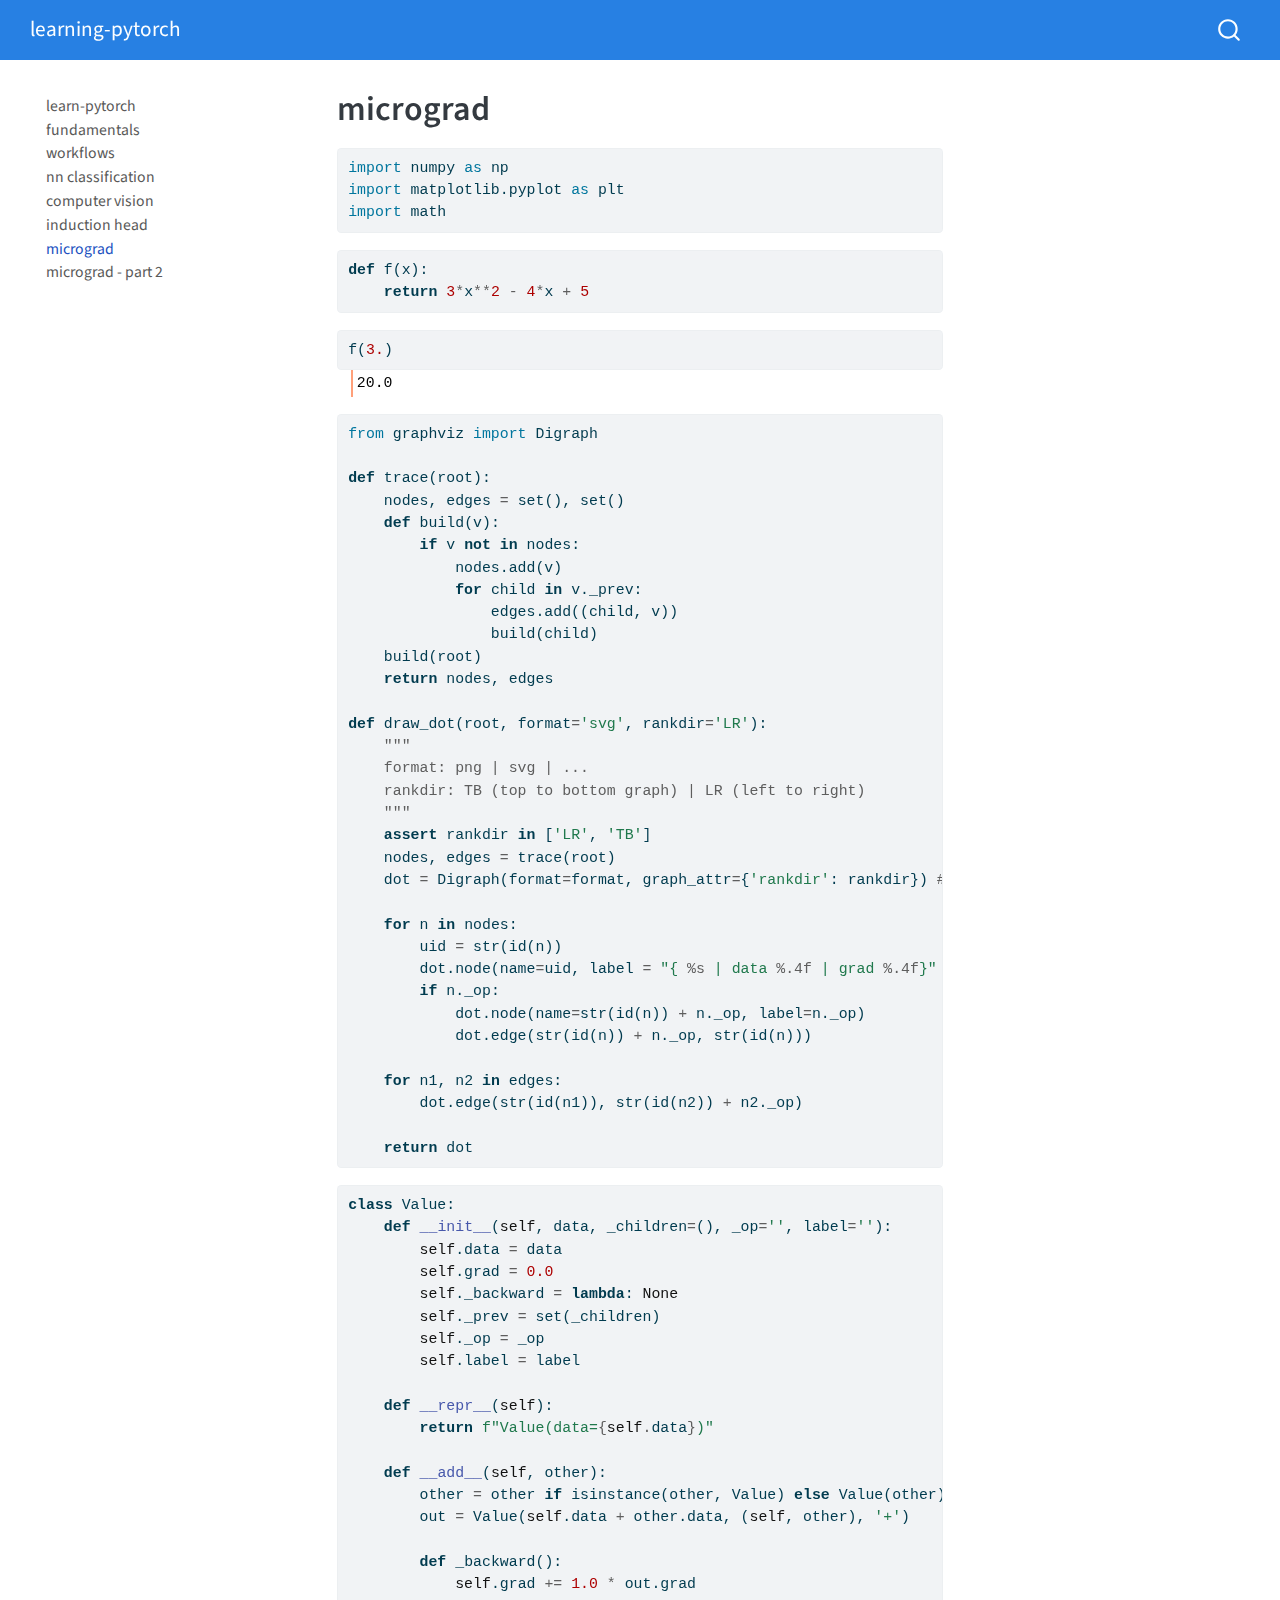
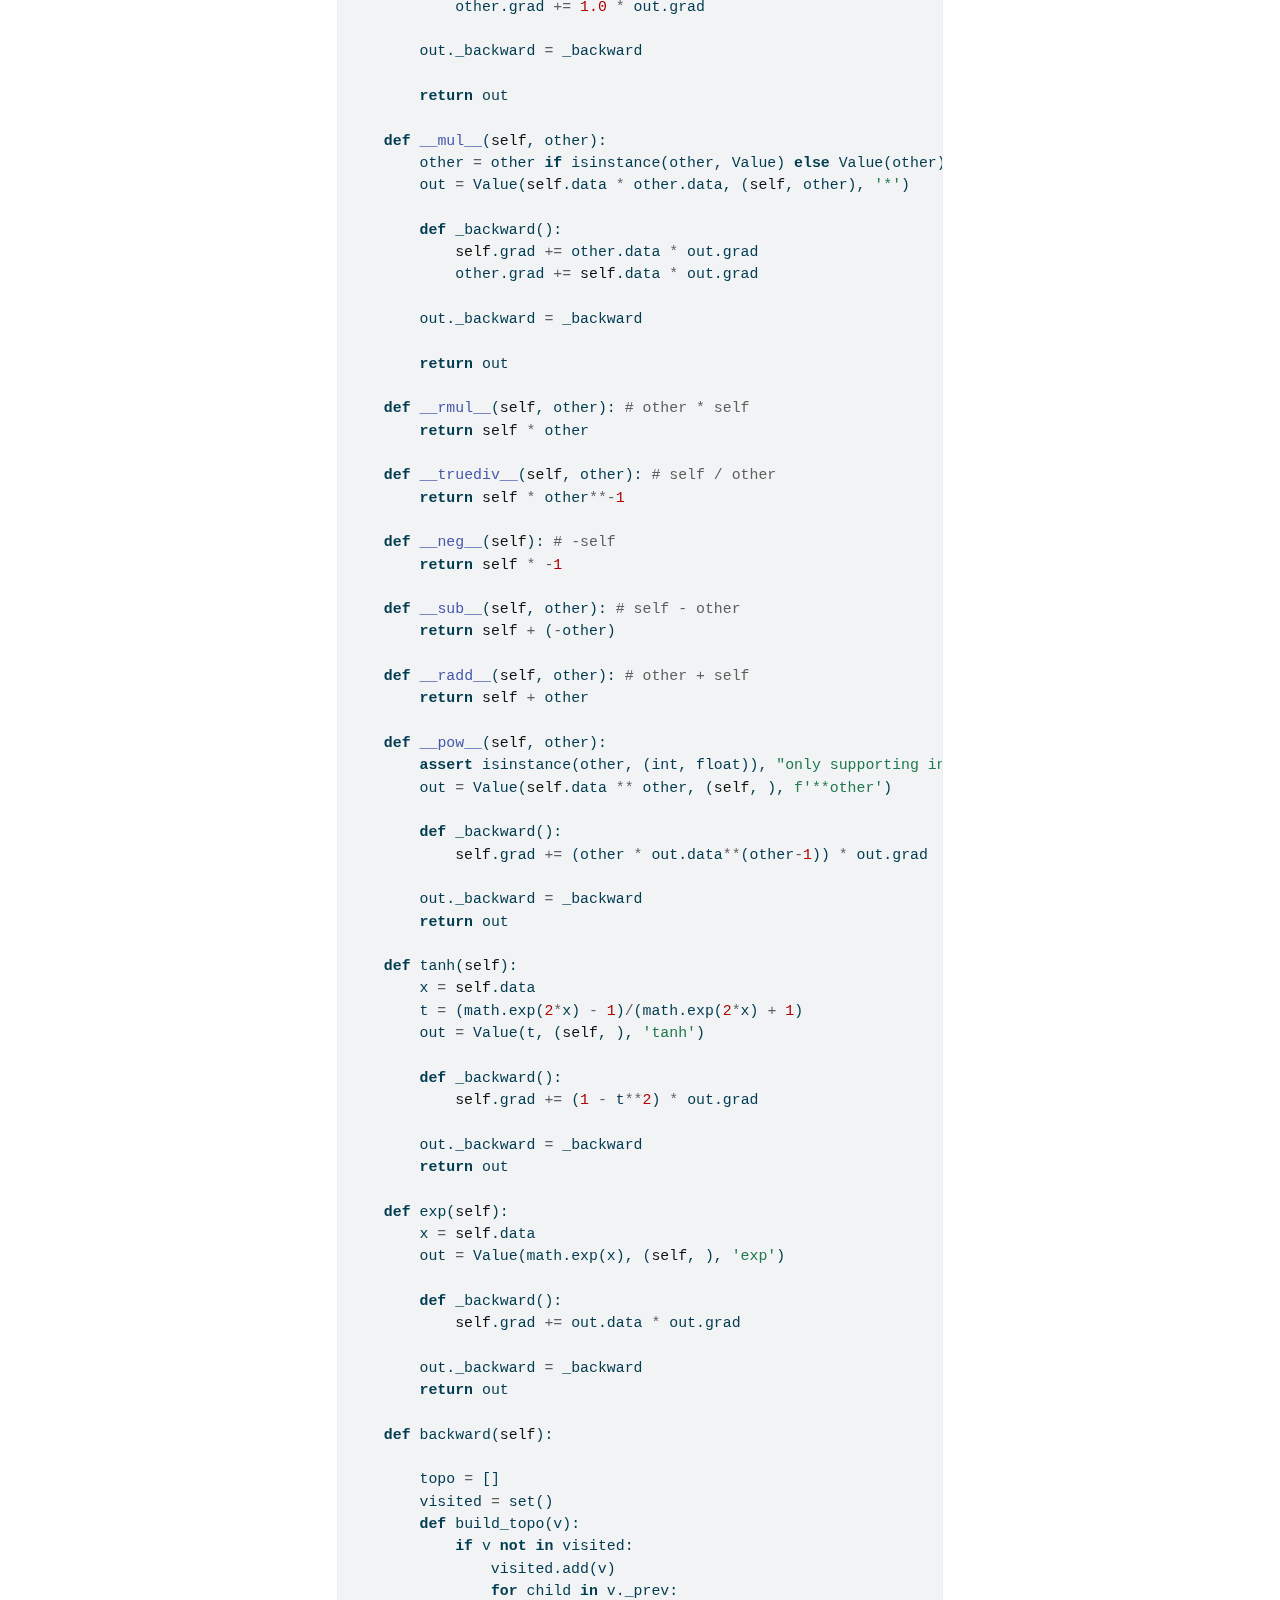
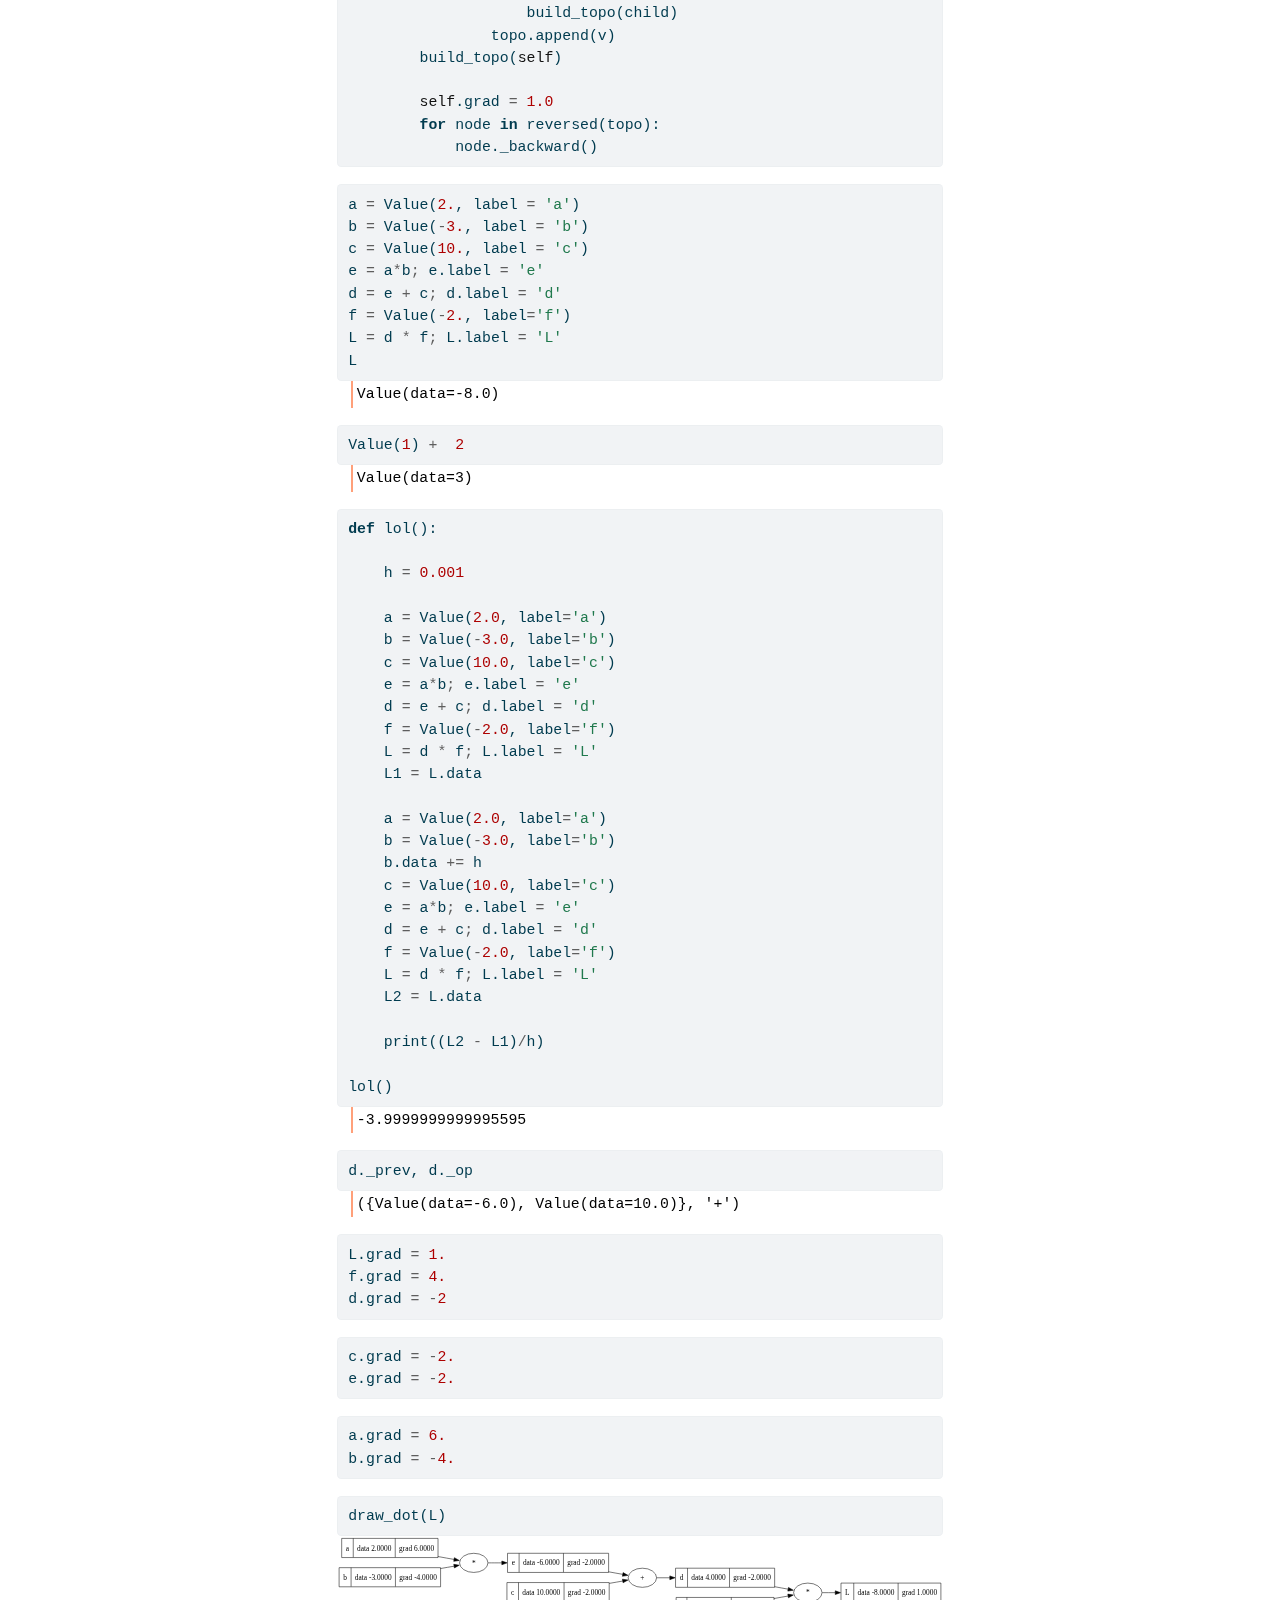
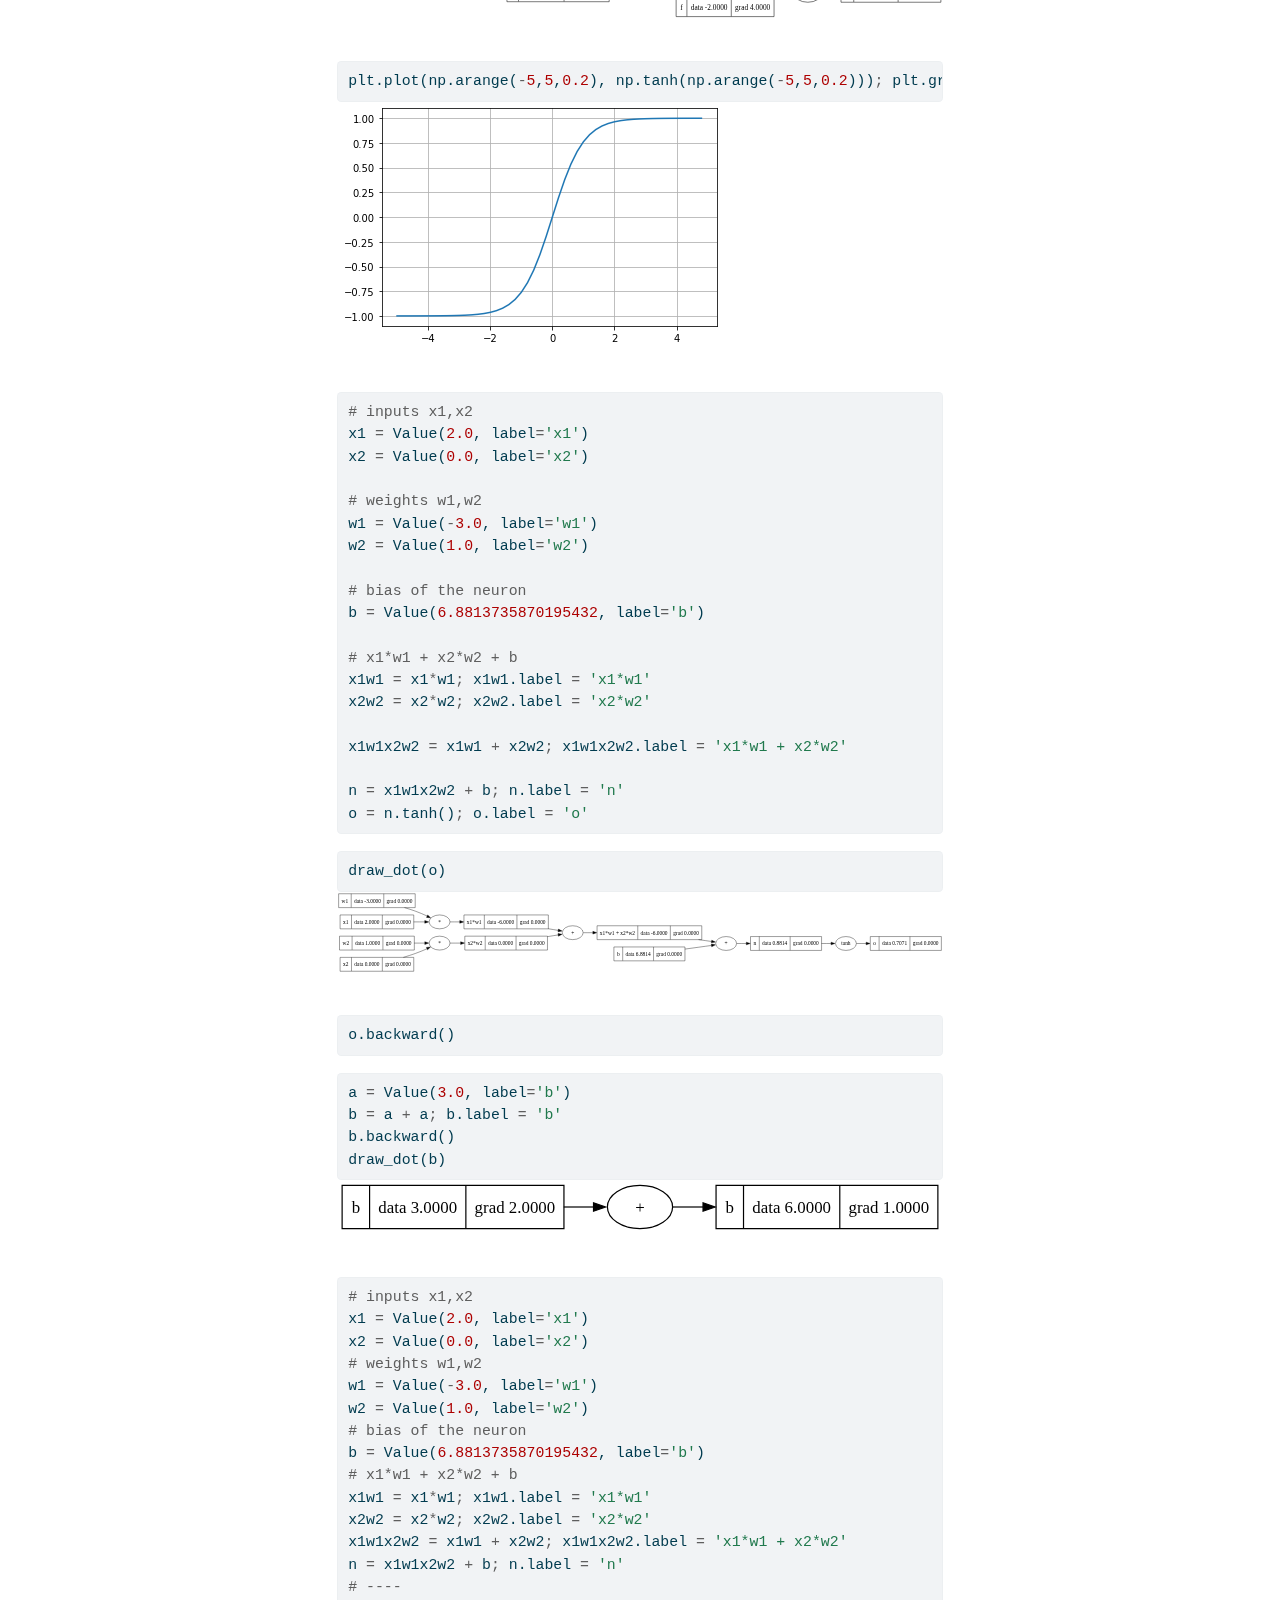
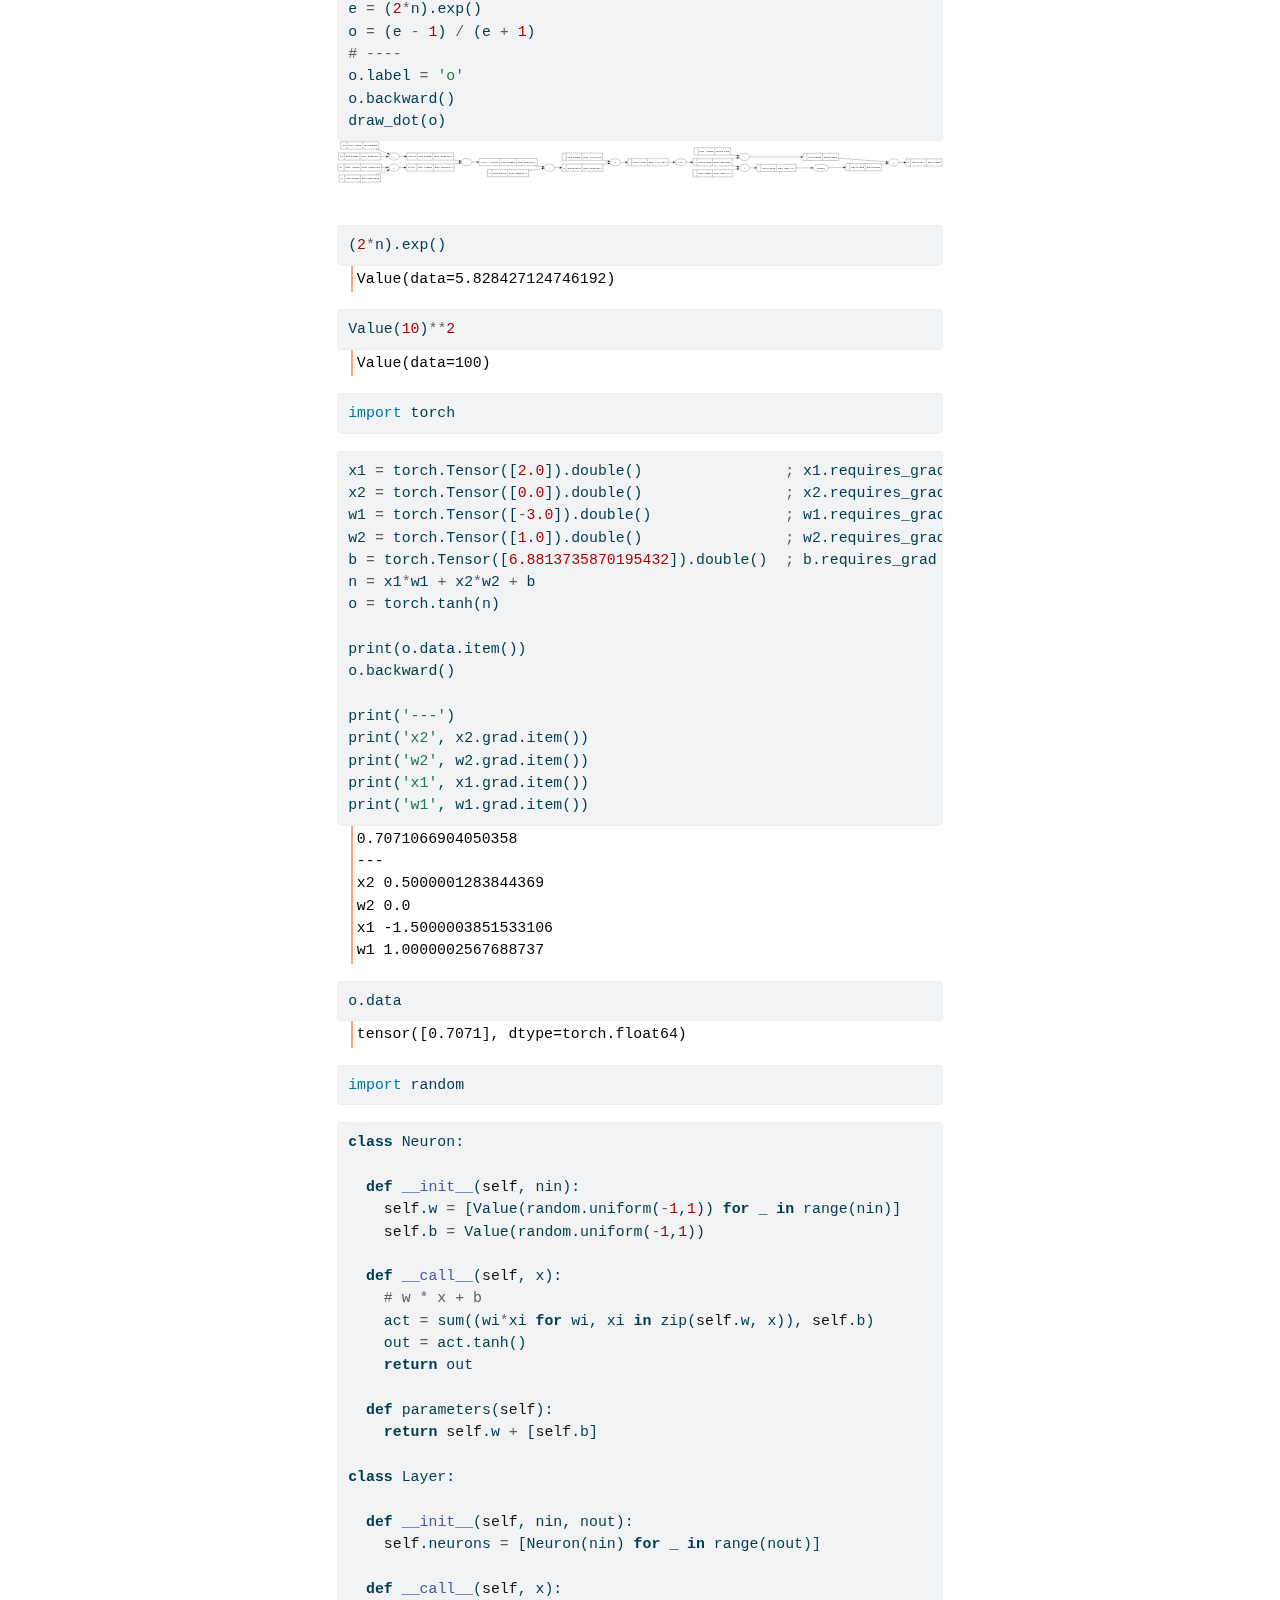
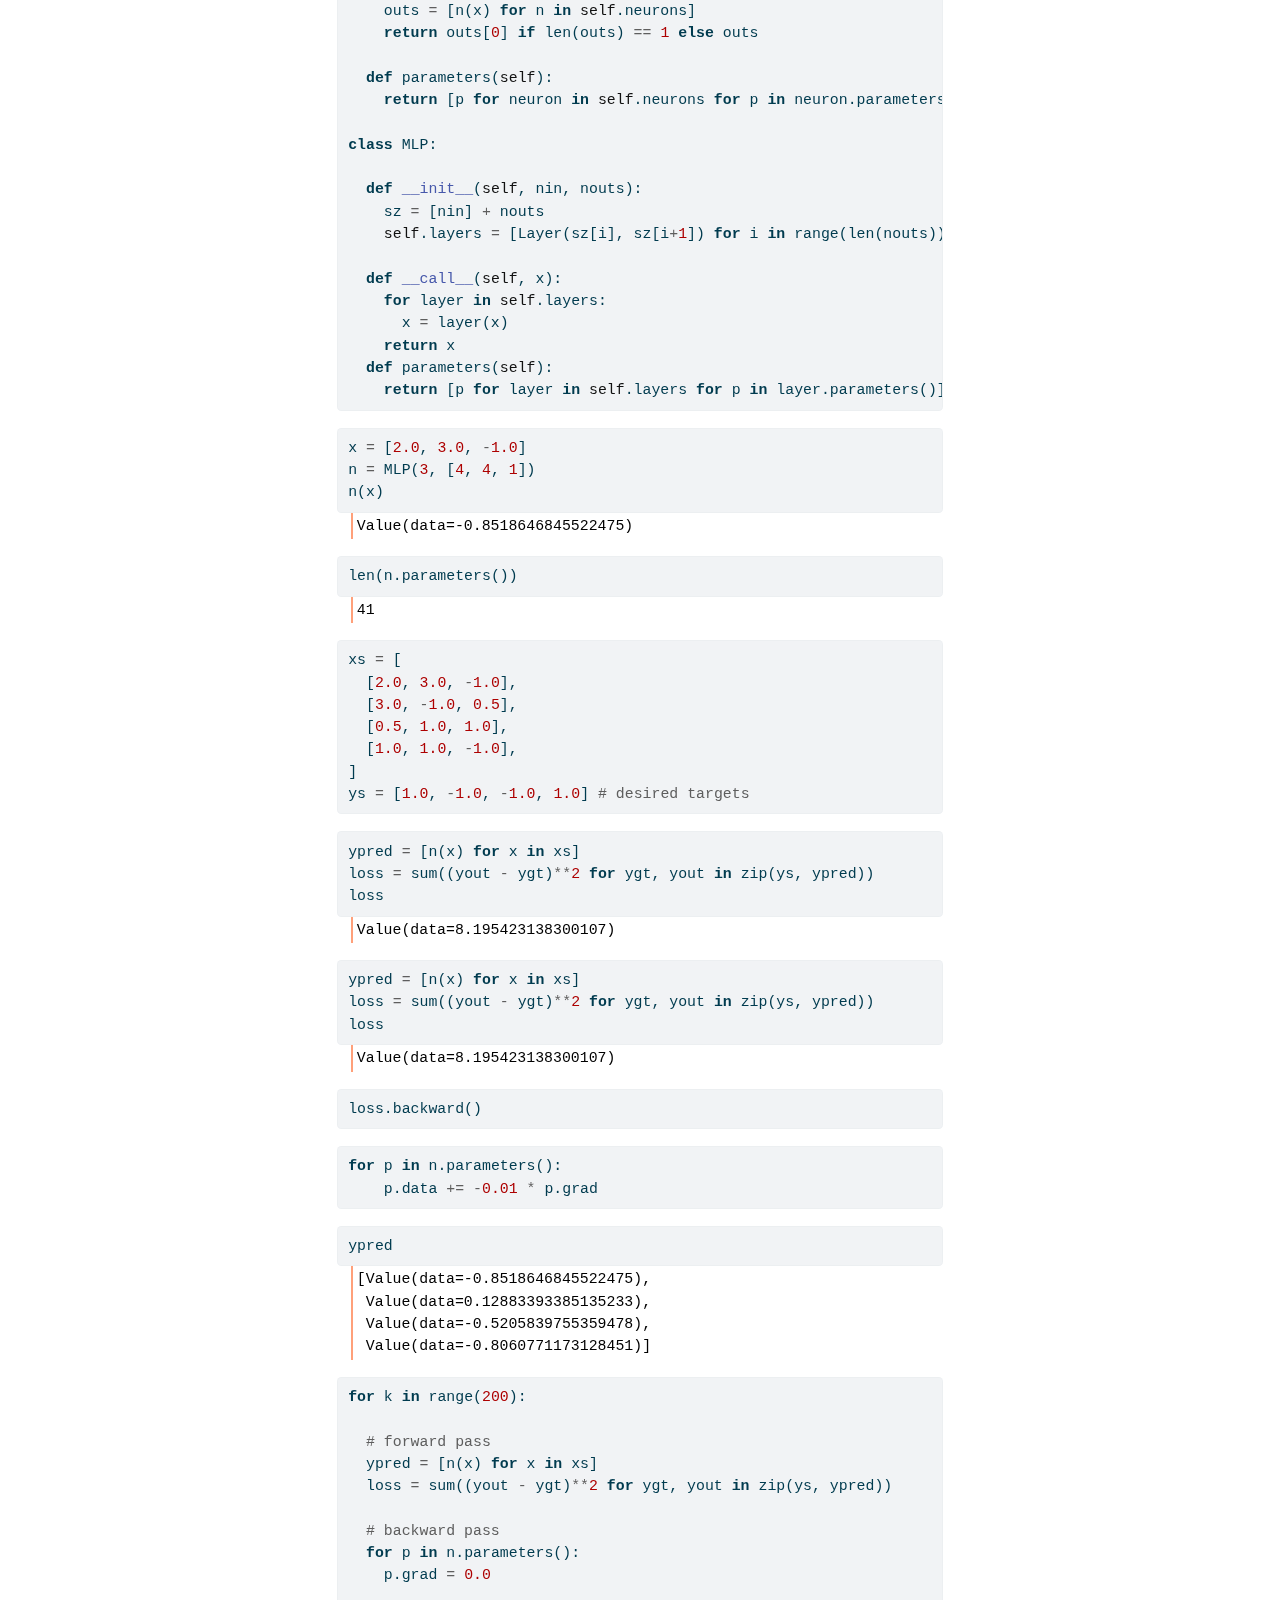
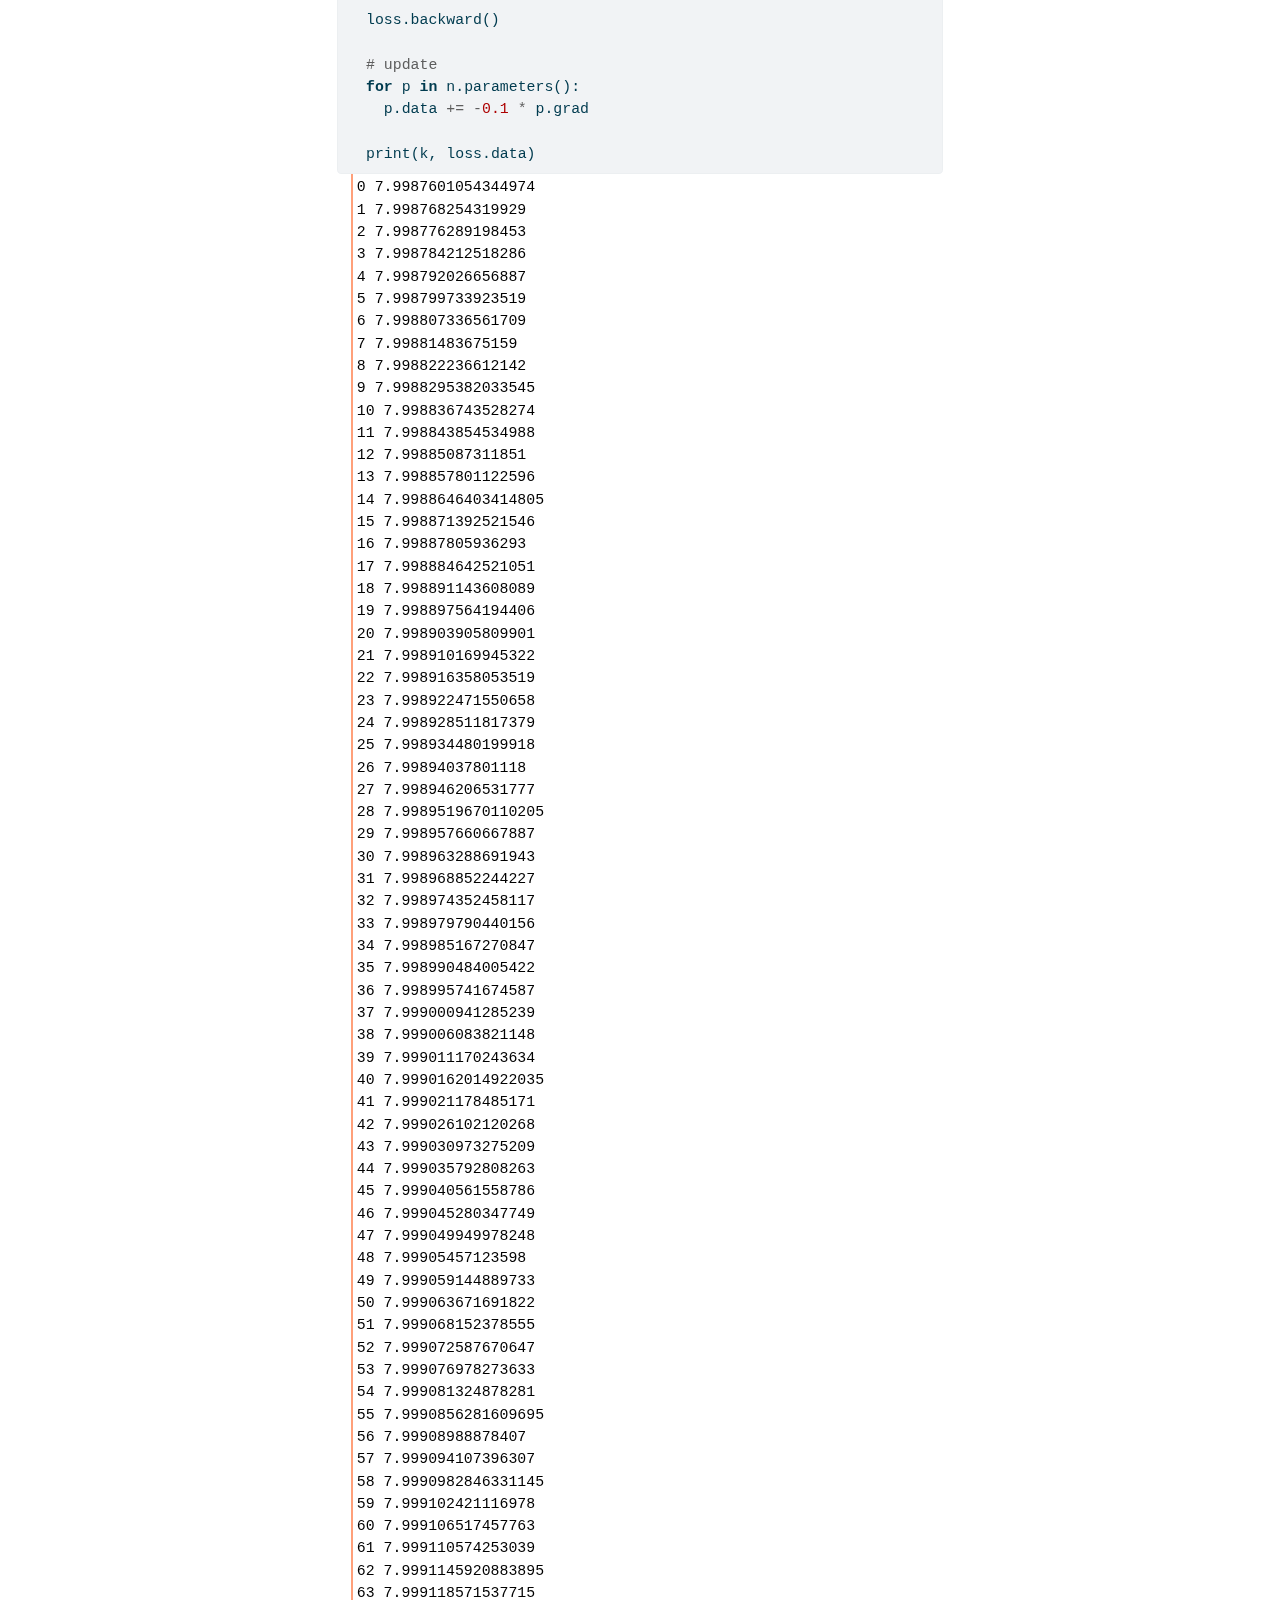
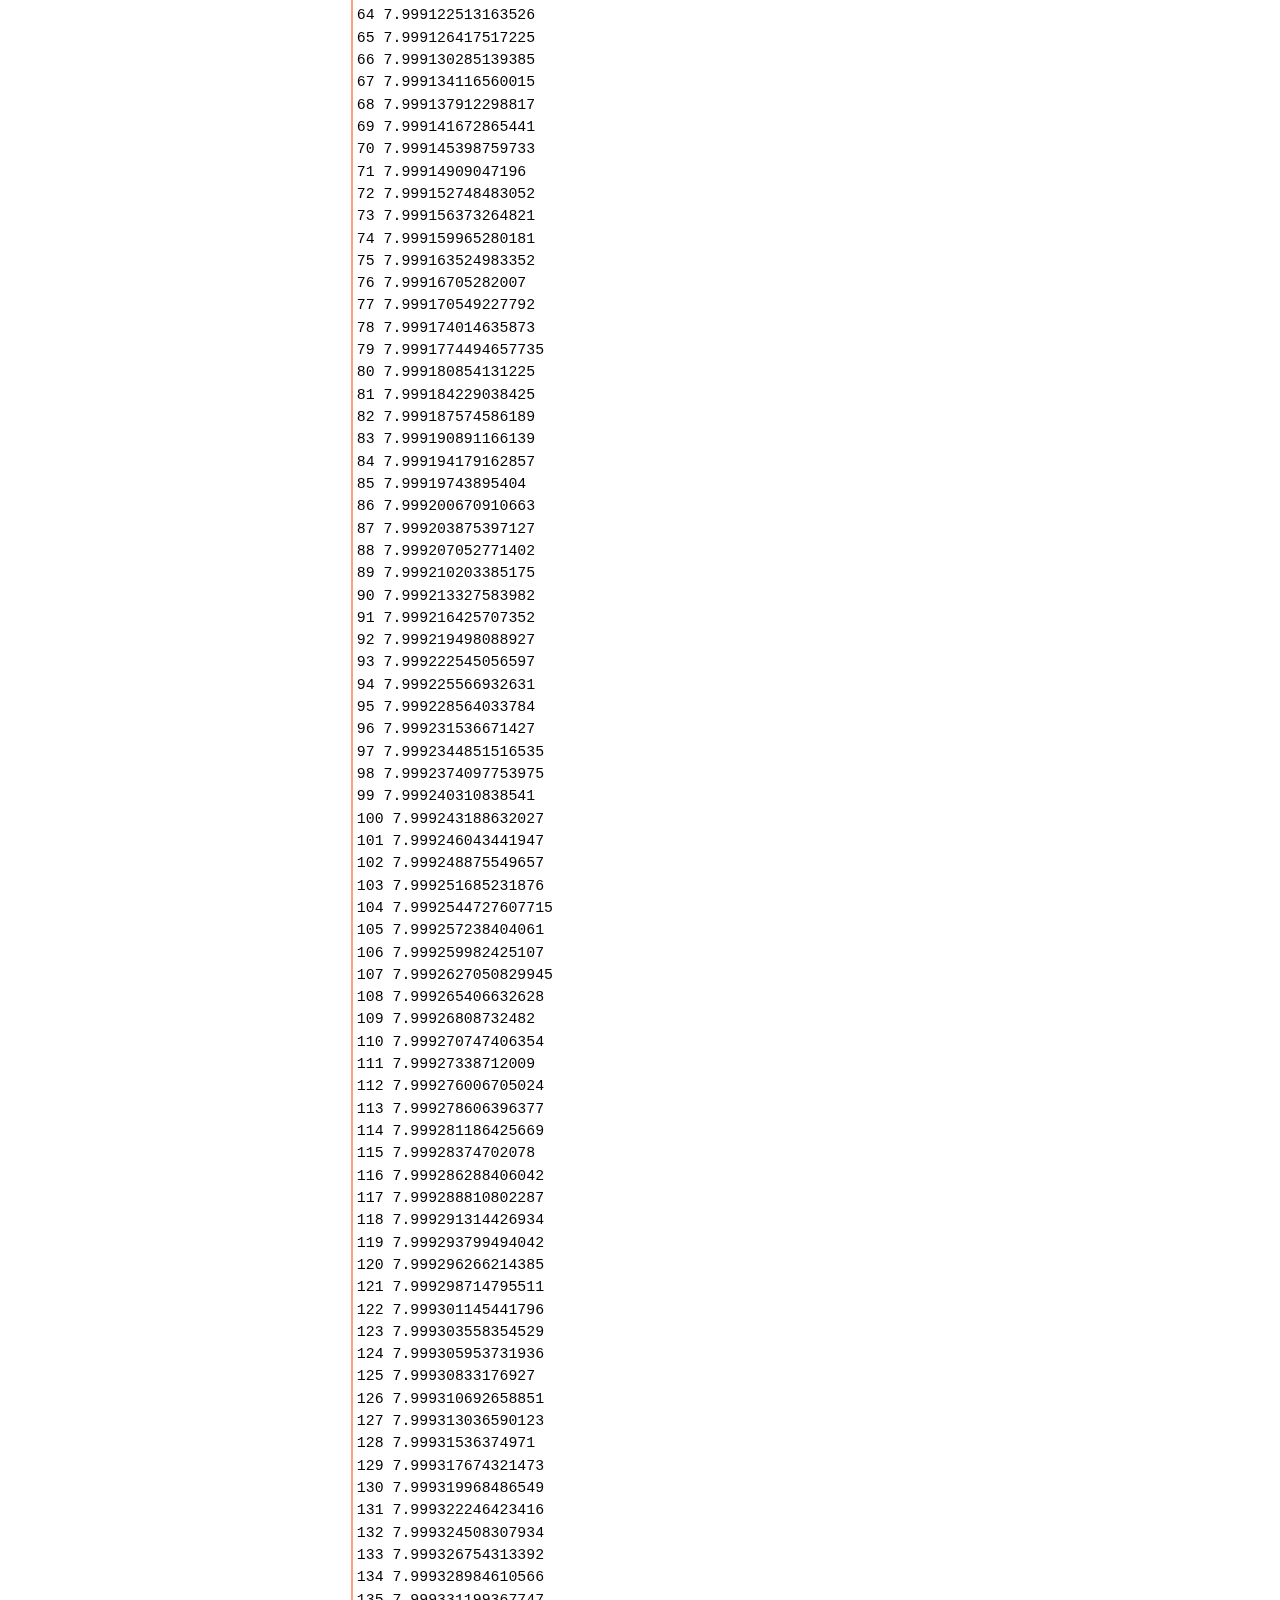
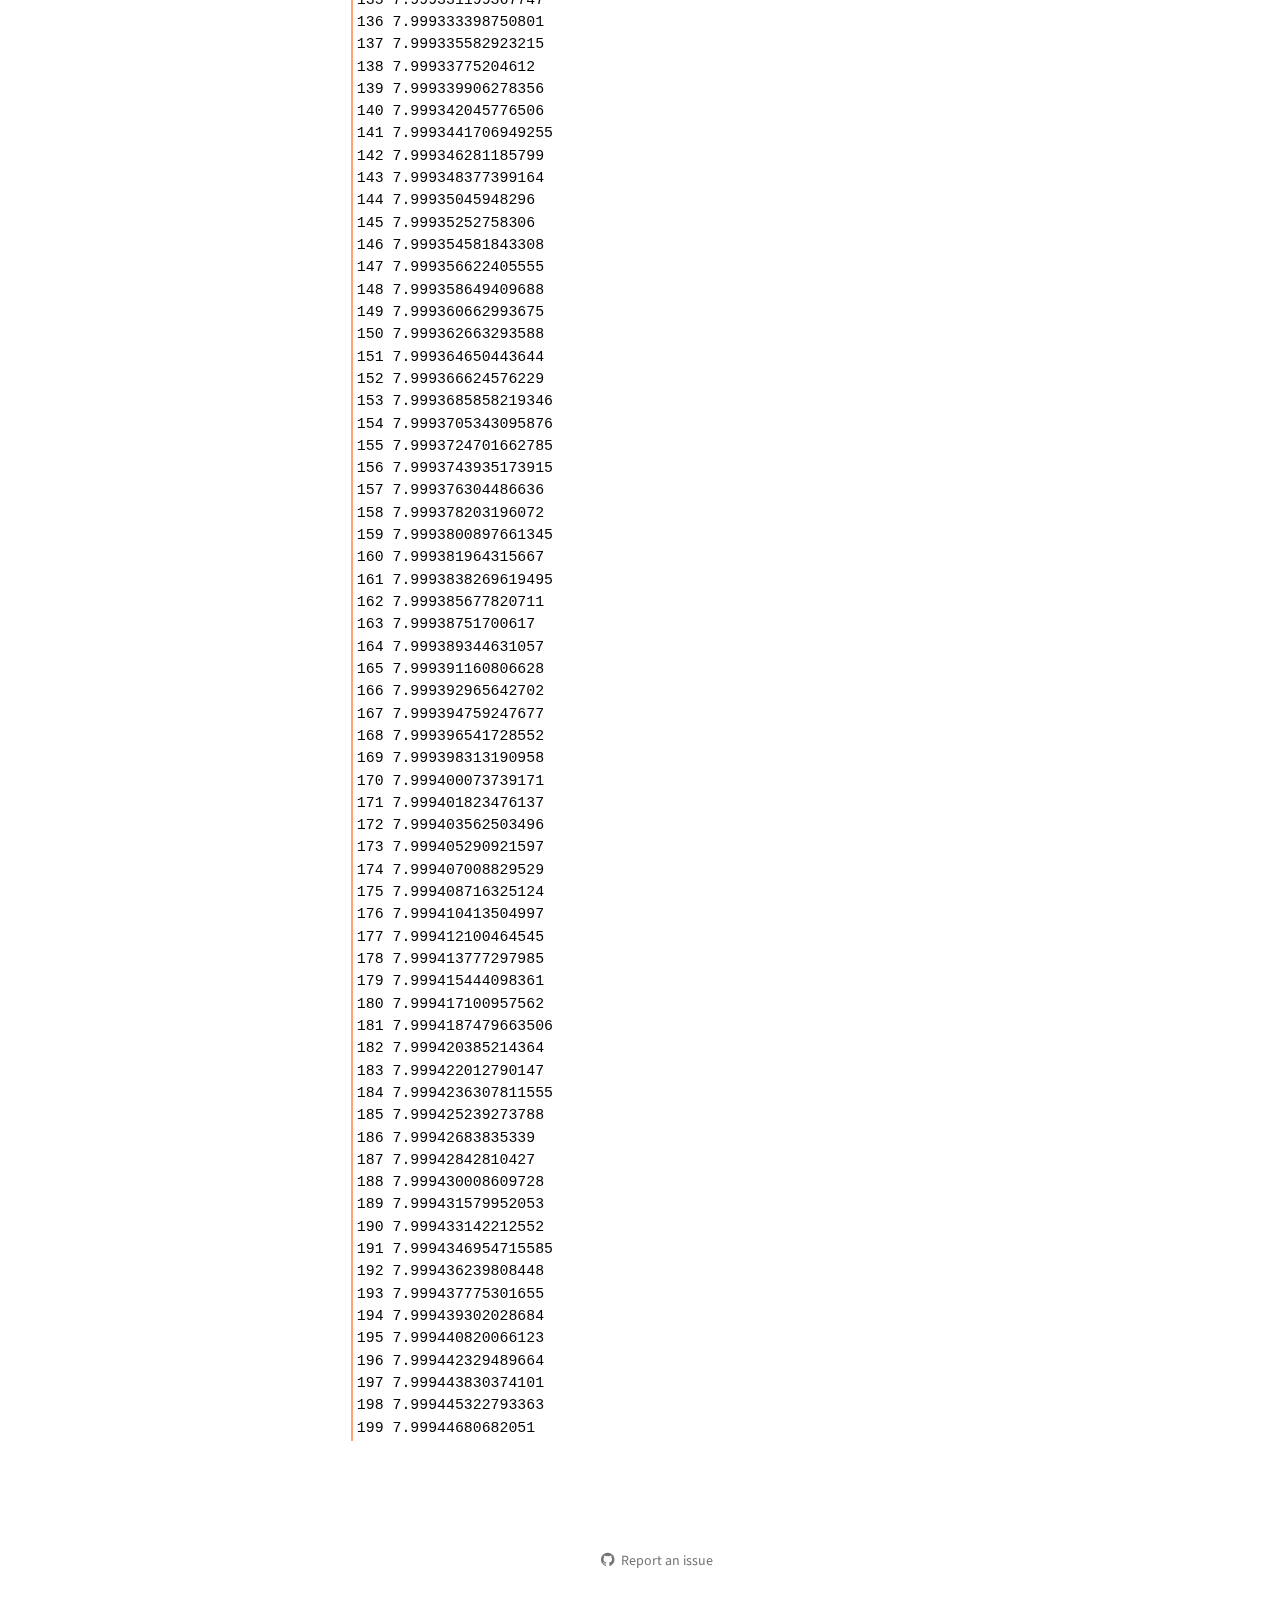
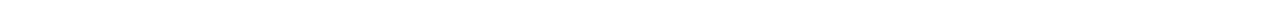
<file: micrograd.html>
<!DOCTYPE html>
<html xmlns="http://www.w3.org/1999/xhtml" lang="en" xml:lang="en"><head>

<meta charset="utf-8">
<meta name="generator" content="quarto-1.5.56">

<meta name="viewport" content="width=device-width, initial-scale=1.0, user-scalable=yes">


<title>micrograd – learning-pytorch</title>
<style>
code{white-space: pre-wrap;}
span.smallcaps{font-variant: small-caps;}
div.columns{display: flex; gap: min(4vw, 1.5em);}
div.column{flex: auto; overflow-x: auto;}
div.hanging-indent{margin-left: 1.5em; text-indent: -1.5em;}
ul.task-list{list-style: none;}
ul.task-list li input[type="checkbox"] {
  width: 0.8em;
  margin: 0 0.8em 0.2em -1em; /* quarto-specific, see https://github.com/quarto-dev/quarto-cli/issues/4556 */ 
  vertical-align: middle;
}
/* CSS for syntax highlighting */
pre > code.sourceCode { white-space: pre; position: relative; }
pre > code.sourceCode > span { line-height: 1.25; }
pre > code.sourceCode > span:empty { height: 1.2em; }
.sourceCode { overflow: visible; }
code.sourceCode > span { color: inherit; text-decoration: inherit; }
div.sourceCode { margin: 1em 0; }
pre.sourceCode { margin: 0; }
@media screen {
div.sourceCode { overflow: auto; }
}
@media print {
pre > code.sourceCode { white-space: pre-wrap; }
pre > code.sourceCode > span { display: inline-block; text-indent: -5em; padding-left: 5em; }
}
pre.numberSource code
  { counter-reset: source-line 0; }
pre.numberSource code > span
  { position: relative; left: -4em; counter-increment: source-line; }
pre.numberSource code > span > a:first-child::before
  { content: counter(source-line);
    position: relative; left: -1em; text-align: right; vertical-align: baseline;
    border: none; display: inline-block;
    -webkit-touch-callout: none; -webkit-user-select: none;
    -khtml-user-select: none; -moz-user-select: none;
    -ms-user-select: none; user-select: none;
    padding: 0 4px; width: 4em;
  }
pre.numberSource { margin-left: 3em;  padding-left: 4px; }
div.sourceCode
  {   }
@media screen {
pre > code.sourceCode > span > a:first-child::before { text-decoration: underline; }
}
</style>


<script src="site_libs/quarto-nav/quarto-nav.js"></script>
<script src="site_libs/quarto-nav/headroom.min.js"></script>
<script src="site_libs/clipboard/clipboard.min.js"></script>
<script src="site_libs/quarto-search/autocomplete.umd.js"></script>
<script src="site_libs/quarto-search/fuse.min.js"></script>
<script src="site_libs/quarto-search/quarto-search.js"></script>
<meta name="quarto:offset" content="./">
<script src="site_libs/quarto-html/quarto.js"></script>
<script src="site_libs/quarto-html/popper.min.js"></script>
<script src="site_libs/quarto-html/tippy.umd.min.js"></script>
<script src="site_libs/quarto-html/anchor.min.js"></script>
<link href="site_libs/quarto-html/tippy.css" rel="stylesheet">
<link href="site_libs/quarto-html/quarto-syntax-highlighting.css" rel="stylesheet" id="quarto-text-highlighting-styles">
<script src="site_libs/bootstrap/bootstrap.min.js"></script>
<link href="site_libs/bootstrap/bootstrap-icons.css" rel="stylesheet">
<link href="site_libs/bootstrap/bootstrap.min.css" rel="stylesheet" id="quarto-bootstrap" data-mode="light">
<script id="quarto-search-options" type="application/json">{
  "location": "navbar",
  "copy-button": false,
  "collapse-after": 3,
  "panel-placement": "end",
  "type": "overlay",
  "limit": 50,
  "keyboard-shortcut": [
    "f",
    "/",
    "s"
  ],
  "show-item-context": false,
  "language": {
    "search-no-results-text": "No results",
    "search-matching-documents-text": "matching documents",
    "search-copy-link-title": "Copy link to search",
    "search-hide-matches-text": "Hide additional matches",
    "search-more-match-text": "more match in this document",
    "search-more-matches-text": "more matches in this document",
    "search-clear-button-title": "Clear",
    "search-text-placeholder": "",
    "search-detached-cancel-button-title": "Cancel",
    "search-submit-button-title": "Submit",
    "search-label": "Search"
  }
}</script>


<link rel="stylesheet" href="styles.css">
<meta property="og:title" content="micrograd – learning-pytorch">
<meta property="og:site_name" content="learning-pytorch">
<meta name="twitter:title" content="micrograd – learning-pytorch">
<meta name="twitter:card" content="summary">
</head>

<body class="nav-sidebar floating nav-fixed">

<div id="quarto-search-results"></div>
  <header id="quarto-header" class="headroom fixed-top">
    <nav class="navbar navbar-expand-lg " data-bs-theme="dark">
      <div class="navbar-container container-fluid">
      <div class="navbar-brand-container mx-auto">
    <a class="navbar-brand" href="./index.html">
    <span class="navbar-title">learning-pytorch</span>
    </a>
  </div>
        <div class="quarto-navbar-tools tools-end">
</div>
          <div id="quarto-search" class="" title="Search"></div>
      </div> <!-- /container-fluid -->
    </nav>
  <nav class="quarto-secondary-nav">
    <div class="container-fluid d-flex">
      <button type="button" class="quarto-btn-toggle btn" data-bs-toggle="collapse" role="button" data-bs-target=".quarto-sidebar-collapse-item" aria-controls="quarto-sidebar" aria-expanded="false" aria-label="Toggle sidebar navigation" onclick="if (window.quartoToggleHeadroom) { window.quartoToggleHeadroom(); }">
        <i class="bi bi-layout-text-sidebar-reverse"></i>
      </button>
        <nav class="quarto-page-breadcrumbs" aria-label="breadcrumb"><ol class="breadcrumb"><li class="breadcrumb-item"><a href="./micrograd.html">micrograd</a></li></ol></nav>
        <a class="flex-grow-1" role="navigation" data-bs-toggle="collapse" data-bs-target=".quarto-sidebar-collapse-item" aria-controls="quarto-sidebar" aria-expanded="false" aria-label="Toggle sidebar navigation" onclick="if (window.quartoToggleHeadroom) { window.quartoToggleHeadroom(); }">      
        </a>
    </div>
  </nav>
</header>
<!-- content -->
<div id="quarto-content" class="quarto-container page-columns page-rows-contents page-layout-article page-navbar">
<!-- sidebar -->
  <nav id="quarto-sidebar" class="sidebar collapse collapse-horizontal quarto-sidebar-collapse-item sidebar-navigation floating overflow-auto">
    <div class="sidebar-menu-container"> 
    <ul class="list-unstyled mt-1">
        <li class="sidebar-item">
  <div class="sidebar-item-container"> 
  <a href="./index.html" class="sidebar-item-text sidebar-link">
 <span class="menu-text">learn-pytorch</span></a>
  </div>
</li>
        <li class="sidebar-item">
  <div class="sidebar-item-container"> 
  <a href="./00-fundamentals.html" class="sidebar-item-text sidebar-link">
 <span class="menu-text">fundamentals</span></a>
  </div>
</li>
        <li class="sidebar-item">
  <div class="sidebar-item-container"> 
  <a href="./01-workflows.html" class="sidebar-item-text sidebar-link">
 <span class="menu-text">workflows</span></a>
  </div>
</li>
        <li class="sidebar-item">
  <div class="sidebar-item-container"> 
  <a href="./02-nn-classification.html" class="sidebar-item-text sidebar-link">
 <span class="menu-text">nn classification</span></a>
  </div>
</li>
        <li class="sidebar-item">
  <div class="sidebar-item-container"> 
  <a href="./03-cv.html" class="sidebar-item-text sidebar-link">
 <span class="menu-text">computer vision</span></a>
  </div>
</li>
        <li class="sidebar-item">
  <div class="sidebar-item-container"> 
  <a href="./induction-head.html" class="sidebar-item-text sidebar-link">
 <span class="menu-text">induction head</span></a>
  </div>
</li>
        <li class="sidebar-item">
  <div class="sidebar-item-container"> 
  <a href="./micrograd.html" class="sidebar-item-text sidebar-link active">
 <span class="menu-text">micrograd</span></a>
  </div>
</li>
        <li class="sidebar-item">
  <div class="sidebar-item-container"> 
  <a href="./micrograd_lecture_second_half_roughly.html" class="sidebar-item-text sidebar-link">
 <span class="menu-text">micrograd - part 2</span></a>
  </div>
</li>
    </ul>
    </div>
</nav>
<div id="quarto-sidebar-glass" class="quarto-sidebar-collapse-item" data-bs-toggle="collapse" data-bs-target=".quarto-sidebar-collapse-item"></div>
<!-- margin-sidebar -->
    <div id="quarto-margin-sidebar" class="sidebar margin-sidebar zindex-bottom">
        
    </div>
<!-- main -->
<main class="content" id="quarto-document-content">

<header id="title-block-header" class="quarto-title-block default">
<div class="quarto-title">
<h1 class="title">micrograd</h1>
</div>



<div class="quarto-title-meta">

    
  
    
  </div>
  


</header>


<!-- WARNING: THIS FILE WAS AUTOGENERATED! DO NOT EDIT! -->
<div id="cell-2" class="cell">
<div class="sourceCode cell-code" id="cb1"><pre class="sourceCode python code-with-copy"><code class="sourceCode python"><span id="cb1-1"><a href="#cb1-1" aria-hidden="true" tabindex="-1"></a><span class="im">import</span> numpy <span class="im">as</span> np</span>
<span id="cb1-2"><a href="#cb1-2" aria-hidden="true" tabindex="-1"></a><span class="im">import</span> matplotlib.pyplot <span class="im">as</span> plt</span>
<span id="cb1-3"><a href="#cb1-3" aria-hidden="true" tabindex="-1"></a><span class="im">import</span> math</span></code><button title="Copy to Clipboard" class="code-copy-button"><i class="bi"></i></button></pre></div>
</div>
<div id="cell-3" class="cell">
<div class="sourceCode cell-code" id="cb2"><pre class="sourceCode python code-with-copy"><code class="sourceCode python"><span id="cb2-1"><a href="#cb2-1" aria-hidden="true" tabindex="-1"></a><span class="kw">def</span> f(x):</span>
<span id="cb2-2"><a href="#cb2-2" aria-hidden="true" tabindex="-1"></a>    <span class="cf">return</span> <span class="dv">3</span><span class="op">*</span>x<span class="op">**</span><span class="dv">2</span> <span class="op">-</span> <span class="dv">4</span><span class="op">*</span>x <span class="op">+</span> <span class="dv">5</span></span></code><button title="Copy to Clipboard" class="code-copy-button"><i class="bi"></i></button></pre></div>
</div>
<div id="cell-4" class="cell">
<div class="sourceCode cell-code" id="cb3"><pre class="sourceCode python code-with-copy"><code class="sourceCode python"><span id="cb3-1"><a href="#cb3-1" aria-hidden="true" tabindex="-1"></a>f(<span class="fl">3.</span>)</span></code><button title="Copy to Clipboard" class="code-copy-button"><i class="bi"></i></button></pre></div>
<div class="cell-output cell-output-display">
<pre><code>20.0</code></pre>
</div>
</div>
<div id="cell-5" class="cell">
<div class="sourceCode cell-code" id="cb5"><pre class="sourceCode python code-with-copy"><code class="sourceCode python"><span id="cb5-1"><a href="#cb5-1" aria-hidden="true" tabindex="-1"></a><span class="im">from</span> graphviz <span class="im">import</span> Digraph</span>
<span id="cb5-2"><a href="#cb5-2" aria-hidden="true" tabindex="-1"></a></span>
<span id="cb5-3"><a href="#cb5-3" aria-hidden="true" tabindex="-1"></a><span class="kw">def</span> trace(root):</span>
<span id="cb5-4"><a href="#cb5-4" aria-hidden="true" tabindex="-1"></a>    nodes, edges <span class="op">=</span> <span class="bu">set</span>(), <span class="bu">set</span>()</span>
<span id="cb5-5"><a href="#cb5-5" aria-hidden="true" tabindex="-1"></a>    <span class="kw">def</span> build(v):</span>
<span id="cb5-6"><a href="#cb5-6" aria-hidden="true" tabindex="-1"></a>        <span class="cf">if</span> v <span class="kw">not</span> <span class="kw">in</span> nodes:</span>
<span id="cb5-7"><a href="#cb5-7" aria-hidden="true" tabindex="-1"></a>            nodes.add(v)</span>
<span id="cb5-8"><a href="#cb5-8" aria-hidden="true" tabindex="-1"></a>            <span class="cf">for</span> child <span class="kw">in</span> v._prev:</span>
<span id="cb5-9"><a href="#cb5-9" aria-hidden="true" tabindex="-1"></a>                edges.add((child, v))</span>
<span id="cb5-10"><a href="#cb5-10" aria-hidden="true" tabindex="-1"></a>                build(child)</span>
<span id="cb5-11"><a href="#cb5-11" aria-hidden="true" tabindex="-1"></a>    build(root)</span>
<span id="cb5-12"><a href="#cb5-12" aria-hidden="true" tabindex="-1"></a>    <span class="cf">return</span> nodes, edges</span>
<span id="cb5-13"><a href="#cb5-13" aria-hidden="true" tabindex="-1"></a></span>
<span id="cb5-14"><a href="#cb5-14" aria-hidden="true" tabindex="-1"></a><span class="kw">def</span> draw_dot(root, <span class="bu">format</span><span class="op">=</span><span class="st">'svg'</span>, rankdir<span class="op">=</span><span class="st">'LR'</span>):</span>
<span id="cb5-15"><a href="#cb5-15" aria-hidden="true" tabindex="-1"></a>    <span class="co">"""</span></span>
<span id="cb5-16"><a href="#cb5-16" aria-hidden="true" tabindex="-1"></a><span class="co">    format: png | svg | ...</span></span>
<span id="cb5-17"><a href="#cb5-17" aria-hidden="true" tabindex="-1"></a><span class="co">    rankdir: TB (top to bottom graph) | LR (left to right)</span></span>
<span id="cb5-18"><a href="#cb5-18" aria-hidden="true" tabindex="-1"></a><span class="co">    """</span></span>
<span id="cb5-19"><a href="#cb5-19" aria-hidden="true" tabindex="-1"></a>    <span class="cf">assert</span> rankdir <span class="kw">in</span> [<span class="st">'LR'</span>, <span class="st">'TB'</span>]</span>
<span id="cb5-20"><a href="#cb5-20" aria-hidden="true" tabindex="-1"></a>    nodes, edges <span class="op">=</span> trace(root)</span>
<span id="cb5-21"><a href="#cb5-21" aria-hidden="true" tabindex="-1"></a>    dot <span class="op">=</span> Digraph(<span class="bu">format</span><span class="op">=</span><span class="bu">format</span>, graph_attr<span class="op">=</span>{<span class="st">'rankdir'</span>: rankdir}) <span class="co">#, node_attr={'rankdir': 'TB'})</span></span>
<span id="cb5-22"><a href="#cb5-22" aria-hidden="true" tabindex="-1"></a></span>
<span id="cb5-23"><a href="#cb5-23" aria-hidden="true" tabindex="-1"></a>    <span class="cf">for</span> n <span class="kw">in</span> nodes:</span>
<span id="cb5-24"><a href="#cb5-24" aria-hidden="true" tabindex="-1"></a>        uid <span class="op">=</span> <span class="bu">str</span>(<span class="bu">id</span>(n))</span>
<span id="cb5-25"><a href="#cb5-25" aria-hidden="true" tabindex="-1"></a>        dot.node(name<span class="op">=</span>uid, label <span class="op">=</span> <span class="st">"{ </span><span class="sc">%s</span><span class="st"> | data </span><span class="sc">%.4f</span><span class="st"> | grad </span><span class="sc">%.4f</span><span class="st">}"</span> <span class="op">%</span> (n.label, n.data, n.grad), shape<span class="op">=</span><span class="st">'record'</span>)</span>
<span id="cb5-26"><a href="#cb5-26" aria-hidden="true" tabindex="-1"></a>        <span class="cf">if</span> n._op:</span>
<span id="cb5-27"><a href="#cb5-27" aria-hidden="true" tabindex="-1"></a>            dot.node(name<span class="op">=</span><span class="bu">str</span>(<span class="bu">id</span>(n)) <span class="op">+</span> n._op, label<span class="op">=</span>n._op)</span>
<span id="cb5-28"><a href="#cb5-28" aria-hidden="true" tabindex="-1"></a>            dot.edge(<span class="bu">str</span>(<span class="bu">id</span>(n)) <span class="op">+</span> n._op, <span class="bu">str</span>(<span class="bu">id</span>(n)))</span>
<span id="cb5-29"><a href="#cb5-29" aria-hidden="true" tabindex="-1"></a></span>
<span id="cb5-30"><a href="#cb5-30" aria-hidden="true" tabindex="-1"></a>    <span class="cf">for</span> n1, n2 <span class="kw">in</span> edges:</span>
<span id="cb5-31"><a href="#cb5-31" aria-hidden="true" tabindex="-1"></a>        dot.edge(<span class="bu">str</span>(<span class="bu">id</span>(n1)), <span class="bu">str</span>(<span class="bu">id</span>(n2)) <span class="op">+</span> n2._op)</span>
<span id="cb5-32"><a href="#cb5-32" aria-hidden="true" tabindex="-1"></a></span>
<span id="cb5-33"><a href="#cb5-33" aria-hidden="true" tabindex="-1"></a>    <span class="cf">return</span> dot</span></code><button title="Copy to Clipboard" class="code-copy-button"><i class="bi"></i></button></pre></div>
</div>
<div id="cell-6" class="cell">
<div class="sourceCode cell-code" id="cb6"><pre class="sourceCode python code-with-copy"><code class="sourceCode python"><span id="cb6-1"><a href="#cb6-1" aria-hidden="true" tabindex="-1"></a><span class="kw">class</span> Value:</span>
<span id="cb6-2"><a href="#cb6-2" aria-hidden="true" tabindex="-1"></a>    <span class="kw">def</span> <span class="fu">__init__</span>(<span class="va">self</span>, data, _children<span class="op">=</span>(), _op<span class="op">=</span><span class="st">''</span>, label<span class="op">=</span><span class="st">''</span>):</span>
<span id="cb6-3"><a href="#cb6-3" aria-hidden="true" tabindex="-1"></a>        <span class="va">self</span>.data <span class="op">=</span> data</span>
<span id="cb6-4"><a href="#cb6-4" aria-hidden="true" tabindex="-1"></a>        <span class="va">self</span>.grad <span class="op">=</span> <span class="fl">0.0</span></span>
<span id="cb6-5"><a href="#cb6-5" aria-hidden="true" tabindex="-1"></a>        <span class="va">self</span>._backward <span class="op">=</span> <span class="kw">lambda</span>: <span class="va">None</span></span>
<span id="cb6-6"><a href="#cb6-6" aria-hidden="true" tabindex="-1"></a>        <span class="va">self</span>._prev <span class="op">=</span> <span class="bu">set</span>(_children)</span>
<span id="cb6-7"><a href="#cb6-7" aria-hidden="true" tabindex="-1"></a>        <span class="va">self</span>._op <span class="op">=</span> _op</span>
<span id="cb6-8"><a href="#cb6-8" aria-hidden="true" tabindex="-1"></a>        <span class="va">self</span>.label <span class="op">=</span> label</span>
<span id="cb6-9"><a href="#cb6-9" aria-hidden="true" tabindex="-1"></a></span>
<span id="cb6-10"><a href="#cb6-10" aria-hidden="true" tabindex="-1"></a>    <span class="kw">def</span> <span class="fu">__repr__</span>(<span class="va">self</span>):</span>
<span id="cb6-11"><a href="#cb6-11" aria-hidden="true" tabindex="-1"></a>        <span class="cf">return</span> <span class="ss">f"Value(data=</span><span class="sc">{</span><span class="va">self</span><span class="sc">.</span>data<span class="sc">}</span><span class="ss">)"</span></span>
<span id="cb6-12"><a href="#cb6-12" aria-hidden="true" tabindex="-1"></a></span>
<span id="cb6-13"><a href="#cb6-13" aria-hidden="true" tabindex="-1"></a>    <span class="kw">def</span> <span class="fu">__add__</span>(<span class="va">self</span>, other):</span>
<span id="cb6-14"><a href="#cb6-14" aria-hidden="true" tabindex="-1"></a>        other <span class="op">=</span> other <span class="cf">if</span> <span class="bu">isinstance</span>(other, Value) <span class="cf">else</span> Value(other)</span>
<span id="cb6-15"><a href="#cb6-15" aria-hidden="true" tabindex="-1"></a>        out <span class="op">=</span> Value(<span class="va">self</span>.data <span class="op">+</span> other.data, (<span class="va">self</span>, other), <span class="st">'+'</span>)</span>
<span id="cb6-16"><a href="#cb6-16" aria-hidden="true" tabindex="-1"></a>        </span>
<span id="cb6-17"><a href="#cb6-17" aria-hidden="true" tabindex="-1"></a>        <span class="kw">def</span> _backward():</span>
<span id="cb6-18"><a href="#cb6-18" aria-hidden="true" tabindex="-1"></a>            <span class="va">self</span>.grad <span class="op">+=</span> <span class="fl">1.0</span> <span class="op">*</span> out.grad</span>
<span id="cb6-19"><a href="#cb6-19" aria-hidden="true" tabindex="-1"></a>            other.grad <span class="op">+=</span> <span class="fl">1.0</span> <span class="op">*</span> out.grad</span>
<span id="cb6-20"><a href="#cb6-20" aria-hidden="true" tabindex="-1"></a>        </span>
<span id="cb6-21"><a href="#cb6-21" aria-hidden="true" tabindex="-1"></a>        out._backward <span class="op">=</span> _backward</span>
<span id="cb6-22"><a href="#cb6-22" aria-hidden="true" tabindex="-1"></a>            </span>
<span id="cb6-23"><a href="#cb6-23" aria-hidden="true" tabindex="-1"></a>        <span class="cf">return</span> out</span>
<span id="cb6-24"><a href="#cb6-24" aria-hidden="true" tabindex="-1"></a></span>
<span id="cb6-25"><a href="#cb6-25" aria-hidden="true" tabindex="-1"></a>    <span class="kw">def</span> <span class="fu">__mul__</span>(<span class="va">self</span>, other):</span>
<span id="cb6-26"><a href="#cb6-26" aria-hidden="true" tabindex="-1"></a>        other <span class="op">=</span> other <span class="cf">if</span> <span class="bu">isinstance</span>(other, Value) <span class="cf">else</span> Value(other)</span>
<span id="cb6-27"><a href="#cb6-27" aria-hidden="true" tabindex="-1"></a>        out <span class="op">=</span> Value(<span class="va">self</span>.data <span class="op">*</span> other.data, (<span class="va">self</span>, other), <span class="st">'*'</span>)</span>
<span id="cb6-28"><a href="#cb6-28" aria-hidden="true" tabindex="-1"></a>        </span>
<span id="cb6-29"><a href="#cb6-29" aria-hidden="true" tabindex="-1"></a>        <span class="kw">def</span> _backward():</span>
<span id="cb6-30"><a href="#cb6-30" aria-hidden="true" tabindex="-1"></a>            <span class="va">self</span>.grad <span class="op">+=</span> other.data <span class="op">*</span> out.grad</span>
<span id="cb6-31"><a href="#cb6-31" aria-hidden="true" tabindex="-1"></a>            other.grad <span class="op">+=</span> <span class="va">self</span>.data <span class="op">*</span> out.grad</span>
<span id="cb6-32"><a href="#cb6-32" aria-hidden="true" tabindex="-1"></a>        </span>
<span id="cb6-33"><a href="#cb6-33" aria-hidden="true" tabindex="-1"></a>        out._backward <span class="op">=</span> _backward</span>
<span id="cb6-34"><a href="#cb6-34" aria-hidden="true" tabindex="-1"></a>        </span>
<span id="cb6-35"><a href="#cb6-35" aria-hidden="true" tabindex="-1"></a>        <span class="cf">return</span> out</span>
<span id="cb6-36"><a href="#cb6-36" aria-hidden="true" tabindex="-1"></a></span>
<span id="cb6-37"><a href="#cb6-37" aria-hidden="true" tabindex="-1"></a>    <span class="kw">def</span> <span class="fu">__rmul__</span>(<span class="va">self</span>, other): <span class="co"># other * self</span></span>
<span id="cb6-38"><a href="#cb6-38" aria-hidden="true" tabindex="-1"></a>        <span class="cf">return</span> <span class="va">self</span> <span class="op">*</span> other</span>
<span id="cb6-39"><a href="#cb6-39" aria-hidden="true" tabindex="-1"></a></span>
<span id="cb6-40"><a href="#cb6-40" aria-hidden="true" tabindex="-1"></a>    <span class="kw">def</span> <span class="fu">__truediv__</span>(<span class="va">self</span>, other): <span class="co"># self / other</span></span>
<span id="cb6-41"><a href="#cb6-41" aria-hidden="true" tabindex="-1"></a>        <span class="cf">return</span> <span class="va">self</span> <span class="op">*</span> other<span class="op">**-</span><span class="dv">1</span></span>
<span id="cb6-42"><a href="#cb6-42" aria-hidden="true" tabindex="-1"></a></span>
<span id="cb6-43"><a href="#cb6-43" aria-hidden="true" tabindex="-1"></a>    <span class="kw">def</span> <span class="fu">__neg__</span>(<span class="va">self</span>): <span class="co"># -self</span></span>
<span id="cb6-44"><a href="#cb6-44" aria-hidden="true" tabindex="-1"></a>        <span class="cf">return</span> <span class="va">self</span> <span class="op">*</span> <span class="op">-</span><span class="dv">1</span></span>
<span id="cb6-45"><a href="#cb6-45" aria-hidden="true" tabindex="-1"></a></span>
<span id="cb6-46"><a href="#cb6-46" aria-hidden="true" tabindex="-1"></a>    <span class="kw">def</span> <span class="fu">__sub__</span>(<span class="va">self</span>, other): <span class="co"># self - other</span></span>
<span id="cb6-47"><a href="#cb6-47" aria-hidden="true" tabindex="-1"></a>        <span class="cf">return</span> <span class="va">self</span> <span class="op">+</span> (<span class="op">-</span>other)</span>
<span id="cb6-48"><a href="#cb6-48" aria-hidden="true" tabindex="-1"></a></span>
<span id="cb6-49"><a href="#cb6-49" aria-hidden="true" tabindex="-1"></a>    <span class="kw">def</span> <span class="fu">__radd__</span>(<span class="va">self</span>, other): <span class="co"># other + self</span></span>
<span id="cb6-50"><a href="#cb6-50" aria-hidden="true" tabindex="-1"></a>        <span class="cf">return</span> <span class="va">self</span> <span class="op">+</span> other</span>
<span id="cb6-51"><a href="#cb6-51" aria-hidden="true" tabindex="-1"></a>    </span>
<span id="cb6-52"><a href="#cb6-52" aria-hidden="true" tabindex="-1"></a>    <span class="kw">def</span> <span class="fu">__pow__</span>(<span class="va">self</span>, other):</span>
<span id="cb6-53"><a href="#cb6-53" aria-hidden="true" tabindex="-1"></a>        <span class="cf">assert</span> <span class="bu">isinstance</span>(other, (<span class="bu">int</span>, <span class="bu">float</span>)), <span class="st">"only supporting int/float powers for now"</span></span>
<span id="cb6-54"><a href="#cb6-54" aria-hidden="true" tabindex="-1"></a>        out <span class="op">=</span> Value(<span class="va">self</span>.data <span class="op">**</span> other, (<span class="va">self</span>, ), <span class="ss">f'**other'</span>)</span>
<span id="cb6-55"><a href="#cb6-55" aria-hidden="true" tabindex="-1"></a>        </span>
<span id="cb6-56"><a href="#cb6-56" aria-hidden="true" tabindex="-1"></a>        <span class="kw">def</span> _backward():</span>
<span id="cb6-57"><a href="#cb6-57" aria-hidden="true" tabindex="-1"></a>            <span class="va">self</span>.grad <span class="op">+=</span> (other <span class="op">*</span> out.data<span class="op">**</span>(other<span class="op">-</span><span class="dv">1</span>)) <span class="op">*</span> out.grad</span>
<span id="cb6-58"><a href="#cb6-58" aria-hidden="true" tabindex="-1"></a>        </span>
<span id="cb6-59"><a href="#cb6-59" aria-hidden="true" tabindex="-1"></a>        out._backward <span class="op">=</span> _backward</span>
<span id="cb6-60"><a href="#cb6-60" aria-hidden="true" tabindex="-1"></a>        <span class="cf">return</span> out</span>
<span id="cb6-61"><a href="#cb6-61" aria-hidden="true" tabindex="-1"></a>    </span>
<span id="cb6-62"><a href="#cb6-62" aria-hidden="true" tabindex="-1"></a>    <span class="kw">def</span> tanh(<span class="va">self</span>):</span>
<span id="cb6-63"><a href="#cb6-63" aria-hidden="true" tabindex="-1"></a>        x <span class="op">=</span> <span class="va">self</span>.data</span>
<span id="cb6-64"><a href="#cb6-64" aria-hidden="true" tabindex="-1"></a>        t <span class="op">=</span> (math.exp(<span class="dv">2</span><span class="op">*</span>x) <span class="op">-</span> <span class="dv">1</span>)<span class="op">/</span>(math.exp(<span class="dv">2</span><span class="op">*</span>x) <span class="op">+</span> <span class="dv">1</span>)</span>
<span id="cb6-65"><a href="#cb6-65" aria-hidden="true" tabindex="-1"></a>        out <span class="op">=</span> Value(t, (<span class="va">self</span>, ), <span class="st">'tanh'</span>)</span>
<span id="cb6-66"><a href="#cb6-66" aria-hidden="true" tabindex="-1"></a>        </span>
<span id="cb6-67"><a href="#cb6-67" aria-hidden="true" tabindex="-1"></a>        <span class="kw">def</span> _backward():</span>
<span id="cb6-68"><a href="#cb6-68" aria-hidden="true" tabindex="-1"></a>            <span class="va">self</span>.grad <span class="op">+=</span> (<span class="dv">1</span> <span class="op">-</span> t<span class="op">**</span><span class="dv">2</span>) <span class="op">*</span> out.grad</span>
<span id="cb6-69"><a href="#cb6-69" aria-hidden="true" tabindex="-1"></a>            </span>
<span id="cb6-70"><a href="#cb6-70" aria-hidden="true" tabindex="-1"></a>        out._backward <span class="op">=</span> _backward</span>
<span id="cb6-71"><a href="#cb6-71" aria-hidden="true" tabindex="-1"></a>        <span class="cf">return</span> out</span>
<span id="cb6-72"><a href="#cb6-72" aria-hidden="true" tabindex="-1"></a>    </span>
<span id="cb6-73"><a href="#cb6-73" aria-hidden="true" tabindex="-1"></a>    <span class="kw">def</span> exp(<span class="va">self</span>):</span>
<span id="cb6-74"><a href="#cb6-74" aria-hidden="true" tabindex="-1"></a>        x <span class="op">=</span> <span class="va">self</span>.data</span>
<span id="cb6-75"><a href="#cb6-75" aria-hidden="true" tabindex="-1"></a>        out <span class="op">=</span> Value(math.exp(x), (<span class="va">self</span>, ), <span class="st">'exp'</span>)</span>
<span id="cb6-76"><a href="#cb6-76" aria-hidden="true" tabindex="-1"></a>        </span>
<span id="cb6-77"><a href="#cb6-77" aria-hidden="true" tabindex="-1"></a>        <span class="kw">def</span> _backward():</span>
<span id="cb6-78"><a href="#cb6-78" aria-hidden="true" tabindex="-1"></a>            <span class="va">self</span>.grad <span class="op">+=</span> out.data <span class="op">*</span> out.grad</span>
<span id="cb6-79"><a href="#cb6-79" aria-hidden="true" tabindex="-1"></a>        </span>
<span id="cb6-80"><a href="#cb6-80" aria-hidden="true" tabindex="-1"></a>        out._backward <span class="op">=</span> _backward</span>
<span id="cb6-81"><a href="#cb6-81" aria-hidden="true" tabindex="-1"></a>        <span class="cf">return</span> out</span>
<span id="cb6-82"><a href="#cb6-82" aria-hidden="true" tabindex="-1"></a>    </span>
<span id="cb6-83"><a href="#cb6-83" aria-hidden="true" tabindex="-1"></a>    <span class="kw">def</span> backward(<span class="va">self</span>):</span>
<span id="cb6-84"><a href="#cb6-84" aria-hidden="true" tabindex="-1"></a>    </span>
<span id="cb6-85"><a href="#cb6-85" aria-hidden="true" tabindex="-1"></a>        topo <span class="op">=</span> []</span>
<span id="cb6-86"><a href="#cb6-86" aria-hidden="true" tabindex="-1"></a>        visited <span class="op">=</span> <span class="bu">set</span>()</span>
<span id="cb6-87"><a href="#cb6-87" aria-hidden="true" tabindex="-1"></a>        <span class="kw">def</span> build_topo(v):</span>
<span id="cb6-88"><a href="#cb6-88" aria-hidden="true" tabindex="-1"></a>            <span class="cf">if</span> v <span class="kw">not</span> <span class="kw">in</span> visited:</span>
<span id="cb6-89"><a href="#cb6-89" aria-hidden="true" tabindex="-1"></a>                visited.add(v)</span>
<span id="cb6-90"><a href="#cb6-90" aria-hidden="true" tabindex="-1"></a>                <span class="cf">for</span> child <span class="kw">in</span> v._prev:</span>
<span id="cb6-91"><a href="#cb6-91" aria-hidden="true" tabindex="-1"></a>                    build_topo(child)</span>
<span id="cb6-92"><a href="#cb6-92" aria-hidden="true" tabindex="-1"></a>                topo.append(v)</span>
<span id="cb6-93"><a href="#cb6-93" aria-hidden="true" tabindex="-1"></a>        build_topo(<span class="va">self</span>)</span>
<span id="cb6-94"><a href="#cb6-94" aria-hidden="true" tabindex="-1"></a></span>
<span id="cb6-95"><a href="#cb6-95" aria-hidden="true" tabindex="-1"></a>        <span class="va">self</span>.grad <span class="op">=</span> <span class="fl">1.0</span></span>
<span id="cb6-96"><a href="#cb6-96" aria-hidden="true" tabindex="-1"></a>        <span class="cf">for</span> node <span class="kw">in</span> <span class="bu">reversed</span>(topo):</span>
<span id="cb6-97"><a href="#cb6-97" aria-hidden="true" tabindex="-1"></a>            node._backward()</span></code><button title="Copy to Clipboard" class="code-copy-button"><i class="bi"></i></button></pre></div>
</div>
<div id="cell-7" class="cell">
<div class="sourceCode cell-code" id="cb7"><pre class="sourceCode python code-with-copy"><code class="sourceCode python"><span id="cb7-1"><a href="#cb7-1" aria-hidden="true" tabindex="-1"></a>a <span class="op">=</span> Value(<span class="fl">2.</span>, label <span class="op">=</span> <span class="st">'a'</span>)</span>
<span id="cb7-2"><a href="#cb7-2" aria-hidden="true" tabindex="-1"></a>b <span class="op">=</span> Value(<span class="op">-</span><span class="fl">3.</span>, label <span class="op">=</span> <span class="st">'b'</span>)</span>
<span id="cb7-3"><a href="#cb7-3" aria-hidden="true" tabindex="-1"></a>c <span class="op">=</span> Value(<span class="fl">10.</span>, label <span class="op">=</span> <span class="st">'c'</span>)</span>
<span id="cb7-4"><a href="#cb7-4" aria-hidden="true" tabindex="-1"></a>e <span class="op">=</span> a<span class="op">*</span>b<span class="op">;</span> e.label <span class="op">=</span> <span class="st">'e'</span></span>
<span id="cb7-5"><a href="#cb7-5" aria-hidden="true" tabindex="-1"></a>d <span class="op">=</span> e <span class="op">+</span> c<span class="op">;</span> d.label <span class="op">=</span> <span class="st">'d'</span></span>
<span id="cb7-6"><a href="#cb7-6" aria-hidden="true" tabindex="-1"></a>f <span class="op">=</span> Value(<span class="op">-</span><span class="fl">2.</span>, label<span class="op">=</span><span class="st">'f'</span>)</span>
<span id="cb7-7"><a href="#cb7-7" aria-hidden="true" tabindex="-1"></a>L <span class="op">=</span> d <span class="op">*</span> f<span class="op">;</span> L.label <span class="op">=</span> <span class="st">'L'</span></span>
<span id="cb7-8"><a href="#cb7-8" aria-hidden="true" tabindex="-1"></a>L</span></code><button title="Copy to Clipboard" class="code-copy-button"><i class="bi"></i></button></pre></div>
<div class="cell-output cell-output-display">
<pre><code>Value(data=-8.0)</code></pre>
</div>
</div>
<div id="cell-8" class="cell">
<div class="sourceCode cell-code" id="cb9"><pre class="sourceCode python code-with-copy"><code class="sourceCode python"><span id="cb9-1"><a href="#cb9-1" aria-hidden="true" tabindex="-1"></a>Value(<span class="dv">1</span>) <span class="op">+</span>  <span class="dv">2</span></span></code><button title="Copy to Clipboard" class="code-copy-button"><i class="bi"></i></button></pre></div>
<div class="cell-output cell-output-display">
<pre><code>Value(data=3)</code></pre>
</div>
</div>
<div id="cell-9" class="cell">
<div class="sourceCode cell-code" id="cb11"><pre class="sourceCode python code-with-copy"><code class="sourceCode python"><span id="cb11-1"><a href="#cb11-1" aria-hidden="true" tabindex="-1"></a><span class="kw">def</span> lol():</span>
<span id="cb11-2"><a href="#cb11-2" aria-hidden="true" tabindex="-1"></a></span>
<span id="cb11-3"><a href="#cb11-3" aria-hidden="true" tabindex="-1"></a>    h <span class="op">=</span> <span class="fl">0.001</span></span>
<span id="cb11-4"><a href="#cb11-4" aria-hidden="true" tabindex="-1"></a></span>
<span id="cb11-5"><a href="#cb11-5" aria-hidden="true" tabindex="-1"></a>    a <span class="op">=</span> Value(<span class="fl">2.0</span>, label<span class="op">=</span><span class="st">'a'</span>)</span>
<span id="cb11-6"><a href="#cb11-6" aria-hidden="true" tabindex="-1"></a>    b <span class="op">=</span> Value(<span class="op">-</span><span class="fl">3.0</span>, label<span class="op">=</span><span class="st">'b'</span>)</span>
<span id="cb11-7"><a href="#cb11-7" aria-hidden="true" tabindex="-1"></a>    c <span class="op">=</span> Value(<span class="fl">10.0</span>, label<span class="op">=</span><span class="st">'c'</span>)</span>
<span id="cb11-8"><a href="#cb11-8" aria-hidden="true" tabindex="-1"></a>    e <span class="op">=</span> a<span class="op">*</span>b<span class="op">;</span> e.label <span class="op">=</span> <span class="st">'e'</span></span>
<span id="cb11-9"><a href="#cb11-9" aria-hidden="true" tabindex="-1"></a>    d <span class="op">=</span> e <span class="op">+</span> c<span class="op">;</span> d.label <span class="op">=</span> <span class="st">'d'</span></span>
<span id="cb11-10"><a href="#cb11-10" aria-hidden="true" tabindex="-1"></a>    f <span class="op">=</span> Value(<span class="op">-</span><span class="fl">2.0</span>, label<span class="op">=</span><span class="st">'f'</span>)</span>
<span id="cb11-11"><a href="#cb11-11" aria-hidden="true" tabindex="-1"></a>    L <span class="op">=</span> d <span class="op">*</span> f<span class="op">;</span> L.label <span class="op">=</span> <span class="st">'L'</span></span>
<span id="cb11-12"><a href="#cb11-12" aria-hidden="true" tabindex="-1"></a>    L1 <span class="op">=</span> L.data</span>
<span id="cb11-13"><a href="#cb11-13" aria-hidden="true" tabindex="-1"></a></span>
<span id="cb11-14"><a href="#cb11-14" aria-hidden="true" tabindex="-1"></a>    a <span class="op">=</span> Value(<span class="fl">2.0</span>, label<span class="op">=</span><span class="st">'a'</span>)</span>
<span id="cb11-15"><a href="#cb11-15" aria-hidden="true" tabindex="-1"></a>    b <span class="op">=</span> Value(<span class="op">-</span><span class="fl">3.0</span>, label<span class="op">=</span><span class="st">'b'</span>)</span>
<span id="cb11-16"><a href="#cb11-16" aria-hidden="true" tabindex="-1"></a>    b.data <span class="op">+=</span> h</span>
<span id="cb11-17"><a href="#cb11-17" aria-hidden="true" tabindex="-1"></a>    c <span class="op">=</span> Value(<span class="fl">10.0</span>, label<span class="op">=</span><span class="st">'c'</span>)</span>
<span id="cb11-18"><a href="#cb11-18" aria-hidden="true" tabindex="-1"></a>    e <span class="op">=</span> a<span class="op">*</span>b<span class="op">;</span> e.label <span class="op">=</span> <span class="st">'e'</span></span>
<span id="cb11-19"><a href="#cb11-19" aria-hidden="true" tabindex="-1"></a>    d <span class="op">=</span> e <span class="op">+</span> c<span class="op">;</span> d.label <span class="op">=</span> <span class="st">'d'</span></span>
<span id="cb11-20"><a href="#cb11-20" aria-hidden="true" tabindex="-1"></a>    f <span class="op">=</span> Value(<span class="op">-</span><span class="fl">2.0</span>, label<span class="op">=</span><span class="st">'f'</span>)</span>
<span id="cb11-21"><a href="#cb11-21" aria-hidden="true" tabindex="-1"></a>    L <span class="op">=</span> d <span class="op">*</span> f<span class="op">;</span> L.label <span class="op">=</span> <span class="st">'L'</span></span>
<span id="cb11-22"><a href="#cb11-22" aria-hidden="true" tabindex="-1"></a>    L2 <span class="op">=</span> L.data</span>
<span id="cb11-23"><a href="#cb11-23" aria-hidden="true" tabindex="-1"></a></span>
<span id="cb11-24"><a href="#cb11-24" aria-hidden="true" tabindex="-1"></a>    <span class="bu">print</span>((L2 <span class="op">-</span> L1)<span class="op">/</span>h)</span>
<span id="cb11-25"><a href="#cb11-25" aria-hidden="true" tabindex="-1"></a></span>
<span id="cb11-26"><a href="#cb11-26" aria-hidden="true" tabindex="-1"></a>lol()</span></code><button title="Copy to Clipboard" class="code-copy-button"><i class="bi"></i></button></pre></div>
<div class="cell-output cell-output-stdout">
<pre><code>-3.9999999999995595</code></pre>
</div>
</div>
<div id="cell-11" class="cell">
<div class="sourceCode cell-code" id="cb13"><pre class="sourceCode python code-with-copy"><code class="sourceCode python"><span id="cb13-1"><a href="#cb13-1" aria-hidden="true" tabindex="-1"></a>d._prev, d._op</span></code><button title="Copy to Clipboard" class="code-copy-button"><i class="bi"></i></button></pre></div>
<div class="cell-output cell-output-display">
<pre><code>({Value(data=-6.0), Value(data=10.0)}, '+')</code></pre>
</div>
</div>
<div id="cell-12" class="cell">
<div class="sourceCode cell-code" id="cb15"><pre class="sourceCode python code-with-copy"><code class="sourceCode python"><span id="cb15-1"><a href="#cb15-1" aria-hidden="true" tabindex="-1"></a>L.grad <span class="op">=</span> <span class="fl">1.</span></span>
<span id="cb15-2"><a href="#cb15-2" aria-hidden="true" tabindex="-1"></a>f.grad <span class="op">=</span> <span class="fl">4.</span></span>
<span id="cb15-3"><a href="#cb15-3" aria-hidden="true" tabindex="-1"></a>d.grad <span class="op">=</span> <span class="op">-</span><span class="dv">2</span></span></code><button title="Copy to Clipboard" class="code-copy-button"><i class="bi"></i></button></pre></div>
</div>
<div id="cell-13" class="cell">
<div class="sourceCode cell-code" id="cb16"><pre class="sourceCode python code-with-copy"><code class="sourceCode python"><span id="cb16-1"><a href="#cb16-1" aria-hidden="true" tabindex="-1"></a>c.grad <span class="op">=</span> <span class="op">-</span><span class="fl">2.</span></span>
<span id="cb16-2"><a href="#cb16-2" aria-hidden="true" tabindex="-1"></a>e.grad <span class="op">=</span> <span class="op">-</span><span class="fl">2.</span></span></code><button title="Copy to Clipboard" class="code-copy-button"><i class="bi"></i></button></pre></div>
</div>
<div id="cell-14" class="cell">
<div class="sourceCode cell-code" id="cb17"><pre class="sourceCode python code-with-copy"><code class="sourceCode python"><span id="cb17-1"><a href="#cb17-1" aria-hidden="true" tabindex="-1"></a>a.grad <span class="op">=</span> <span class="fl">6.</span></span>
<span id="cb17-2"><a href="#cb17-2" aria-hidden="true" tabindex="-1"></a>b.grad <span class="op">=</span> <span class="op">-</span><span class="fl">4.</span></span></code><button title="Copy to Clipboard" class="code-copy-button"><i class="bi"></i></button></pre></div>
</div>
<div id="cell-15" class="cell">
<div class="sourceCode cell-code" id="cb18"><pre class="sourceCode python code-with-copy"><code class="sourceCode python"><span id="cb18-1"><a href="#cb18-1" aria-hidden="true" tabindex="-1"></a>draw_dot(L)</span></code><button title="Copy to Clipboard" class="code-copy-button"><i class="bi"></i></button></pre></div>
<div class="cell-output cell-output-display">
<div>
<figure class="figure">
<p><img src="micrograd_files/figure-html/cell-15-output-1.svg" class="img-fluid figure-img"></p>
</figure>
</div>
</div>
</div>
<div id="cell-16" class="cell">
<div class="sourceCode cell-code" id="cb19"><pre class="sourceCode python code-with-copy"><code class="sourceCode python"><span id="cb19-1"><a href="#cb19-1" aria-hidden="true" tabindex="-1"></a>plt.plot(np.arange(<span class="op">-</span><span class="dv">5</span>,<span class="dv">5</span>,<span class="fl">0.2</span>), np.tanh(np.arange(<span class="op">-</span><span class="dv">5</span>,<span class="dv">5</span>,<span class="fl">0.2</span>)))<span class="op">;</span> plt.grid()<span class="op">;</span></span></code><button title="Copy to Clipboard" class="code-copy-button"><i class="bi"></i></button></pre></div>
<div class="cell-output cell-output-display">
<div>
<figure class="figure">
<p><img src="micrograd_files/figure-html/cell-16-output-1.png" class="img-fluid figure-img"></p>
</figure>
</div>
</div>
</div>
<div id="cell-17" class="cell">
<div class="sourceCode cell-code" id="cb20"><pre class="sourceCode python code-with-copy"><code class="sourceCode python"><span id="cb20-1"><a href="#cb20-1" aria-hidden="true" tabindex="-1"></a><span class="co"># inputs x1,x2</span></span>
<span id="cb20-2"><a href="#cb20-2" aria-hidden="true" tabindex="-1"></a>x1 <span class="op">=</span> Value(<span class="fl">2.0</span>, label<span class="op">=</span><span class="st">'x1'</span>)</span>
<span id="cb20-3"><a href="#cb20-3" aria-hidden="true" tabindex="-1"></a>x2 <span class="op">=</span> Value(<span class="fl">0.0</span>, label<span class="op">=</span><span class="st">'x2'</span>)</span>
<span id="cb20-4"><a href="#cb20-4" aria-hidden="true" tabindex="-1"></a></span>
<span id="cb20-5"><a href="#cb20-5" aria-hidden="true" tabindex="-1"></a><span class="co"># weights w1,w2</span></span>
<span id="cb20-6"><a href="#cb20-6" aria-hidden="true" tabindex="-1"></a>w1 <span class="op">=</span> Value(<span class="op">-</span><span class="fl">3.0</span>, label<span class="op">=</span><span class="st">'w1'</span>)</span>
<span id="cb20-7"><a href="#cb20-7" aria-hidden="true" tabindex="-1"></a>w2 <span class="op">=</span> Value(<span class="fl">1.0</span>, label<span class="op">=</span><span class="st">'w2'</span>)</span>
<span id="cb20-8"><a href="#cb20-8" aria-hidden="true" tabindex="-1"></a></span>
<span id="cb20-9"><a href="#cb20-9" aria-hidden="true" tabindex="-1"></a><span class="co"># bias of the neuron</span></span>
<span id="cb20-10"><a href="#cb20-10" aria-hidden="true" tabindex="-1"></a>b <span class="op">=</span> Value(<span class="fl">6.8813735870195432</span>, label<span class="op">=</span><span class="st">'b'</span>)</span>
<span id="cb20-11"><a href="#cb20-11" aria-hidden="true" tabindex="-1"></a></span>
<span id="cb20-12"><a href="#cb20-12" aria-hidden="true" tabindex="-1"></a><span class="co"># x1*w1 + x2*w2 + b</span></span>
<span id="cb20-13"><a href="#cb20-13" aria-hidden="true" tabindex="-1"></a>x1w1 <span class="op">=</span> x1<span class="op">*</span>w1<span class="op">;</span> x1w1.label <span class="op">=</span> <span class="st">'x1*w1'</span></span>
<span id="cb20-14"><a href="#cb20-14" aria-hidden="true" tabindex="-1"></a>x2w2 <span class="op">=</span> x2<span class="op">*</span>w2<span class="op">;</span> x2w2.label <span class="op">=</span> <span class="st">'x2*w2'</span></span>
<span id="cb20-15"><a href="#cb20-15" aria-hidden="true" tabindex="-1"></a></span>
<span id="cb20-16"><a href="#cb20-16" aria-hidden="true" tabindex="-1"></a>x1w1x2w2 <span class="op">=</span> x1w1 <span class="op">+</span> x2w2<span class="op">;</span> x1w1x2w2.label <span class="op">=</span> <span class="st">'x1*w1 + x2*w2'</span></span>
<span id="cb20-17"><a href="#cb20-17" aria-hidden="true" tabindex="-1"></a></span>
<span id="cb20-18"><a href="#cb20-18" aria-hidden="true" tabindex="-1"></a>n <span class="op">=</span> x1w1x2w2 <span class="op">+</span> b<span class="op">;</span> n.label <span class="op">=</span> <span class="st">'n'</span></span>
<span id="cb20-19"><a href="#cb20-19" aria-hidden="true" tabindex="-1"></a>o <span class="op">=</span> n.tanh()<span class="op">;</span> o.label <span class="op">=</span> <span class="st">'o'</span></span></code><button title="Copy to Clipboard" class="code-copy-button"><i class="bi"></i></button></pre></div>
</div>
<div id="cell-18" class="cell">
<div class="sourceCode cell-code" id="cb21"><pre class="sourceCode python code-with-copy"><code class="sourceCode python"><span id="cb21-1"><a href="#cb21-1" aria-hidden="true" tabindex="-1"></a>draw_dot(o)</span></code><button title="Copy to Clipboard" class="code-copy-button"><i class="bi"></i></button></pre></div>
<div class="cell-output cell-output-display">
<div>
<figure class="figure">
<p><img src="micrograd_files/figure-html/cell-18-output-1.svg" class="img-fluid figure-img"></p>
</figure>
</div>
</div>
</div>
<div id="cell-19" class="cell">
<div class="sourceCode cell-code" id="cb22"><pre class="sourceCode python code-with-copy"><code class="sourceCode python"><span id="cb22-1"><a href="#cb22-1" aria-hidden="true" tabindex="-1"></a>o.backward()</span></code><button title="Copy to Clipboard" class="code-copy-button"><i class="bi"></i></button></pre></div>
</div>
<div id="cell-20" class="cell">
<div class="sourceCode cell-code" id="cb23"><pre class="sourceCode python code-with-copy"><code class="sourceCode python"><span id="cb23-1"><a href="#cb23-1" aria-hidden="true" tabindex="-1"></a>a <span class="op">=</span> Value(<span class="fl">3.0</span>, label<span class="op">=</span><span class="st">'b'</span>)</span>
<span id="cb23-2"><a href="#cb23-2" aria-hidden="true" tabindex="-1"></a>b <span class="op">=</span> a <span class="op">+</span> a<span class="op">;</span> b.label <span class="op">=</span> <span class="st">'b'</span></span>
<span id="cb23-3"><a href="#cb23-3" aria-hidden="true" tabindex="-1"></a>b.backward()</span>
<span id="cb23-4"><a href="#cb23-4" aria-hidden="true" tabindex="-1"></a>draw_dot(b)</span></code><button title="Copy to Clipboard" class="code-copy-button"><i class="bi"></i></button></pre></div>
<div class="cell-output cell-output-display">
<div>
<figure class="figure">
<p><img src="micrograd_files/figure-html/cell-20-output-1.svg" class="img-fluid figure-img"></p>
</figure>
</div>
</div>
</div>
<div id="cell-21" class="cell">
<div class="sourceCode cell-code" id="cb24"><pre class="sourceCode python code-with-copy"><code class="sourceCode python"><span id="cb24-1"><a href="#cb24-1" aria-hidden="true" tabindex="-1"></a><span class="co"># inputs x1,x2</span></span>
<span id="cb24-2"><a href="#cb24-2" aria-hidden="true" tabindex="-1"></a>x1 <span class="op">=</span> Value(<span class="fl">2.0</span>, label<span class="op">=</span><span class="st">'x1'</span>)</span>
<span id="cb24-3"><a href="#cb24-3" aria-hidden="true" tabindex="-1"></a>x2 <span class="op">=</span> Value(<span class="fl">0.0</span>, label<span class="op">=</span><span class="st">'x2'</span>)</span>
<span id="cb24-4"><a href="#cb24-4" aria-hidden="true" tabindex="-1"></a><span class="co"># weights w1,w2</span></span>
<span id="cb24-5"><a href="#cb24-5" aria-hidden="true" tabindex="-1"></a>w1 <span class="op">=</span> Value(<span class="op">-</span><span class="fl">3.0</span>, label<span class="op">=</span><span class="st">'w1'</span>)</span>
<span id="cb24-6"><a href="#cb24-6" aria-hidden="true" tabindex="-1"></a>w2 <span class="op">=</span> Value(<span class="fl">1.0</span>, label<span class="op">=</span><span class="st">'w2'</span>)</span>
<span id="cb24-7"><a href="#cb24-7" aria-hidden="true" tabindex="-1"></a><span class="co"># bias of the neuron</span></span>
<span id="cb24-8"><a href="#cb24-8" aria-hidden="true" tabindex="-1"></a>b <span class="op">=</span> Value(<span class="fl">6.8813735870195432</span>, label<span class="op">=</span><span class="st">'b'</span>)</span>
<span id="cb24-9"><a href="#cb24-9" aria-hidden="true" tabindex="-1"></a><span class="co"># x1*w1 + x2*w2 + b</span></span>
<span id="cb24-10"><a href="#cb24-10" aria-hidden="true" tabindex="-1"></a>x1w1 <span class="op">=</span> x1<span class="op">*</span>w1<span class="op">;</span> x1w1.label <span class="op">=</span> <span class="st">'x1*w1'</span></span>
<span id="cb24-11"><a href="#cb24-11" aria-hidden="true" tabindex="-1"></a>x2w2 <span class="op">=</span> x2<span class="op">*</span>w2<span class="op">;</span> x2w2.label <span class="op">=</span> <span class="st">'x2*w2'</span></span>
<span id="cb24-12"><a href="#cb24-12" aria-hidden="true" tabindex="-1"></a>x1w1x2w2 <span class="op">=</span> x1w1 <span class="op">+</span> x2w2<span class="op">;</span> x1w1x2w2.label <span class="op">=</span> <span class="st">'x1*w1 + x2*w2'</span></span>
<span id="cb24-13"><a href="#cb24-13" aria-hidden="true" tabindex="-1"></a>n <span class="op">=</span> x1w1x2w2 <span class="op">+</span> b<span class="op">;</span> n.label <span class="op">=</span> <span class="st">'n'</span></span>
<span id="cb24-14"><a href="#cb24-14" aria-hidden="true" tabindex="-1"></a><span class="co"># ----</span></span>
<span id="cb24-15"><a href="#cb24-15" aria-hidden="true" tabindex="-1"></a>e <span class="op">=</span> (<span class="dv">2</span><span class="op">*</span>n).exp()</span>
<span id="cb24-16"><a href="#cb24-16" aria-hidden="true" tabindex="-1"></a>o <span class="op">=</span> (e <span class="op">-</span> <span class="dv">1</span>) <span class="op">/</span> (e <span class="op">+</span> <span class="dv">1</span>)</span>
<span id="cb24-17"><a href="#cb24-17" aria-hidden="true" tabindex="-1"></a><span class="co"># ----</span></span>
<span id="cb24-18"><a href="#cb24-18" aria-hidden="true" tabindex="-1"></a>o.label <span class="op">=</span> <span class="st">'o'</span></span>
<span id="cb24-19"><a href="#cb24-19" aria-hidden="true" tabindex="-1"></a>o.backward()</span>
<span id="cb24-20"><a href="#cb24-20" aria-hidden="true" tabindex="-1"></a>draw_dot(o)</span></code><button title="Copy to Clipboard" class="code-copy-button"><i class="bi"></i></button></pre></div>
<div class="cell-output cell-output-display">
<div>
<figure class="figure">
<p><img src="micrograd_files/figure-html/cell-21-output-1.svg" class="img-fluid figure-img"></p>
</figure>
</div>
</div>
</div>
<div id="cell-22" class="cell">
<div class="sourceCode cell-code" id="cb25"><pre class="sourceCode python code-with-copy"><code class="sourceCode python"><span id="cb25-1"><a href="#cb25-1" aria-hidden="true" tabindex="-1"></a>(<span class="dv">2</span><span class="op">*</span>n).exp()</span></code><button title="Copy to Clipboard" class="code-copy-button"><i class="bi"></i></button></pre></div>
<div class="cell-output cell-output-display">
<pre><code>Value(data=5.828427124746192)</code></pre>
</div>
</div>
<div id="cell-23" class="cell">
<div class="sourceCode cell-code" id="cb27"><pre class="sourceCode python code-with-copy"><code class="sourceCode python"><span id="cb27-1"><a href="#cb27-1" aria-hidden="true" tabindex="-1"></a>Value(<span class="dv">10</span>)<span class="op">**</span><span class="dv">2</span></span></code><button title="Copy to Clipboard" class="code-copy-button"><i class="bi"></i></button></pre></div>
<div class="cell-output cell-output-display">
<pre><code>Value(data=100)</code></pre>
</div>
</div>
<div id="cell-24" class="cell">
<div class="sourceCode cell-code" id="cb29"><pre class="sourceCode python code-with-copy"><code class="sourceCode python"><span id="cb29-1"><a href="#cb29-1" aria-hidden="true" tabindex="-1"></a><span class="im">import</span> torch</span></code><button title="Copy to Clipboard" class="code-copy-button"><i class="bi"></i></button></pre></div>
</div>
<div id="cell-25" class="cell">
<div class="sourceCode cell-code" id="cb30"><pre class="sourceCode python code-with-copy"><code class="sourceCode python"><span id="cb30-1"><a href="#cb30-1" aria-hidden="true" tabindex="-1"></a>x1 <span class="op">=</span> torch.Tensor([<span class="fl">2.0</span>]).double()                <span class="op">;</span> x1.requires_grad <span class="op">=</span> <span class="va">True</span></span>
<span id="cb30-2"><a href="#cb30-2" aria-hidden="true" tabindex="-1"></a>x2 <span class="op">=</span> torch.Tensor([<span class="fl">0.0</span>]).double()                <span class="op">;</span> x2.requires_grad <span class="op">=</span> <span class="va">True</span></span>
<span id="cb30-3"><a href="#cb30-3" aria-hidden="true" tabindex="-1"></a>w1 <span class="op">=</span> torch.Tensor([<span class="op">-</span><span class="fl">3.0</span>]).double()               <span class="op">;</span> w1.requires_grad <span class="op">=</span> <span class="va">True</span></span>
<span id="cb30-4"><a href="#cb30-4" aria-hidden="true" tabindex="-1"></a>w2 <span class="op">=</span> torch.Tensor([<span class="fl">1.0</span>]).double()                <span class="op">;</span> w2.requires_grad <span class="op">=</span> <span class="va">True</span></span>
<span id="cb30-5"><a href="#cb30-5" aria-hidden="true" tabindex="-1"></a>b <span class="op">=</span> torch.Tensor([<span class="fl">6.8813735870195432</span>]).double()  <span class="op">;</span> b.requires_grad <span class="op">=</span> <span class="va">True</span></span>
<span id="cb30-6"><a href="#cb30-6" aria-hidden="true" tabindex="-1"></a>n <span class="op">=</span> x1<span class="op">*</span>w1 <span class="op">+</span> x2<span class="op">*</span>w2 <span class="op">+</span> b</span>
<span id="cb30-7"><a href="#cb30-7" aria-hidden="true" tabindex="-1"></a>o <span class="op">=</span> torch.tanh(n)</span>
<span id="cb30-8"><a href="#cb30-8" aria-hidden="true" tabindex="-1"></a></span>
<span id="cb30-9"><a href="#cb30-9" aria-hidden="true" tabindex="-1"></a><span class="bu">print</span>(o.data.item())</span>
<span id="cb30-10"><a href="#cb30-10" aria-hidden="true" tabindex="-1"></a>o.backward()</span>
<span id="cb30-11"><a href="#cb30-11" aria-hidden="true" tabindex="-1"></a></span>
<span id="cb30-12"><a href="#cb30-12" aria-hidden="true" tabindex="-1"></a><span class="bu">print</span>(<span class="st">'---'</span>)</span>
<span id="cb30-13"><a href="#cb30-13" aria-hidden="true" tabindex="-1"></a><span class="bu">print</span>(<span class="st">'x2'</span>, x2.grad.item())</span>
<span id="cb30-14"><a href="#cb30-14" aria-hidden="true" tabindex="-1"></a><span class="bu">print</span>(<span class="st">'w2'</span>, w2.grad.item())</span>
<span id="cb30-15"><a href="#cb30-15" aria-hidden="true" tabindex="-1"></a><span class="bu">print</span>(<span class="st">'x1'</span>, x1.grad.item())</span>
<span id="cb30-16"><a href="#cb30-16" aria-hidden="true" tabindex="-1"></a><span class="bu">print</span>(<span class="st">'w1'</span>, w1.grad.item())</span></code><button title="Copy to Clipboard" class="code-copy-button"><i class="bi"></i></button></pre></div>
<div class="cell-output cell-output-stdout">
<pre><code>0.7071066904050358
---
x2 0.5000001283844369
w2 0.0
x1 -1.5000003851533106
w1 1.0000002567688737</code></pre>
</div>
</div>
<div id="cell-26" class="cell">
<div class="sourceCode cell-code" id="cb32"><pre class="sourceCode python code-with-copy"><code class="sourceCode python"><span id="cb32-1"><a href="#cb32-1" aria-hidden="true" tabindex="-1"></a>o.data</span></code><button title="Copy to Clipboard" class="code-copy-button"><i class="bi"></i></button></pre></div>
<div class="cell-output cell-output-display">
<pre><code>tensor([0.7071], dtype=torch.float64)</code></pre>
</div>
</div>
<div id="cell-27" class="cell">
<div class="sourceCode cell-code" id="cb34"><pre class="sourceCode python code-with-copy"><code class="sourceCode python"><span id="cb34-1"><a href="#cb34-1" aria-hidden="true" tabindex="-1"></a><span class="im">import</span> random</span></code><button title="Copy to Clipboard" class="code-copy-button"><i class="bi"></i></button></pre></div>
</div>
<div id="cell-28" class="cell">
<div class="sourceCode cell-code" id="cb35"><pre class="sourceCode python code-with-copy"><code class="sourceCode python"><span id="cb35-1"><a href="#cb35-1" aria-hidden="true" tabindex="-1"></a><span class="kw">class</span> Neuron:</span>
<span id="cb35-2"><a href="#cb35-2" aria-hidden="true" tabindex="-1"></a>  </span>
<span id="cb35-3"><a href="#cb35-3" aria-hidden="true" tabindex="-1"></a>  <span class="kw">def</span> <span class="fu">__init__</span>(<span class="va">self</span>, nin):</span>
<span id="cb35-4"><a href="#cb35-4" aria-hidden="true" tabindex="-1"></a>    <span class="va">self</span>.w <span class="op">=</span> [Value(random.uniform(<span class="op">-</span><span class="dv">1</span>,<span class="dv">1</span>)) <span class="cf">for</span> _ <span class="kw">in</span> <span class="bu">range</span>(nin)]</span>
<span id="cb35-5"><a href="#cb35-5" aria-hidden="true" tabindex="-1"></a>    <span class="va">self</span>.b <span class="op">=</span> Value(random.uniform(<span class="op">-</span><span class="dv">1</span>,<span class="dv">1</span>))</span>
<span id="cb35-6"><a href="#cb35-6" aria-hidden="true" tabindex="-1"></a>  </span>
<span id="cb35-7"><a href="#cb35-7" aria-hidden="true" tabindex="-1"></a>  <span class="kw">def</span> <span class="fu">__call__</span>(<span class="va">self</span>, x):</span>
<span id="cb35-8"><a href="#cb35-8" aria-hidden="true" tabindex="-1"></a>    <span class="co"># w * x + b</span></span>
<span id="cb35-9"><a href="#cb35-9" aria-hidden="true" tabindex="-1"></a>    act <span class="op">=</span> <span class="bu">sum</span>((wi<span class="op">*</span>xi <span class="cf">for</span> wi, xi <span class="kw">in</span> <span class="bu">zip</span>(<span class="va">self</span>.w, x)), <span class="va">self</span>.b)</span>
<span id="cb35-10"><a href="#cb35-10" aria-hidden="true" tabindex="-1"></a>    out <span class="op">=</span> act.tanh()</span>
<span id="cb35-11"><a href="#cb35-11" aria-hidden="true" tabindex="-1"></a>    <span class="cf">return</span> out</span>
<span id="cb35-12"><a href="#cb35-12" aria-hidden="true" tabindex="-1"></a>  </span>
<span id="cb35-13"><a href="#cb35-13" aria-hidden="true" tabindex="-1"></a>  <span class="kw">def</span> parameters(<span class="va">self</span>):</span>
<span id="cb35-14"><a href="#cb35-14" aria-hidden="true" tabindex="-1"></a>    <span class="cf">return</span> <span class="va">self</span>.w <span class="op">+</span> [<span class="va">self</span>.b]</span>
<span id="cb35-15"><a href="#cb35-15" aria-hidden="true" tabindex="-1"></a></span>
<span id="cb35-16"><a href="#cb35-16" aria-hidden="true" tabindex="-1"></a><span class="kw">class</span> Layer:</span>
<span id="cb35-17"><a href="#cb35-17" aria-hidden="true" tabindex="-1"></a>  </span>
<span id="cb35-18"><a href="#cb35-18" aria-hidden="true" tabindex="-1"></a>  <span class="kw">def</span> <span class="fu">__init__</span>(<span class="va">self</span>, nin, nout):</span>
<span id="cb35-19"><a href="#cb35-19" aria-hidden="true" tabindex="-1"></a>    <span class="va">self</span>.neurons <span class="op">=</span> [Neuron(nin) <span class="cf">for</span> _ <span class="kw">in</span> <span class="bu">range</span>(nout)]</span>
<span id="cb35-20"><a href="#cb35-20" aria-hidden="true" tabindex="-1"></a>  </span>
<span id="cb35-21"><a href="#cb35-21" aria-hidden="true" tabindex="-1"></a>  <span class="kw">def</span> <span class="fu">__call__</span>(<span class="va">self</span>, x):</span>
<span id="cb35-22"><a href="#cb35-22" aria-hidden="true" tabindex="-1"></a>    outs <span class="op">=</span> [n(x) <span class="cf">for</span> n <span class="kw">in</span> <span class="va">self</span>.neurons]</span>
<span id="cb35-23"><a href="#cb35-23" aria-hidden="true" tabindex="-1"></a>    <span class="cf">return</span> outs[<span class="dv">0</span>] <span class="cf">if</span> <span class="bu">len</span>(outs) <span class="op">==</span> <span class="dv">1</span> <span class="cf">else</span> outs</span>
<span id="cb35-24"><a href="#cb35-24" aria-hidden="true" tabindex="-1"></a>  </span>
<span id="cb35-25"><a href="#cb35-25" aria-hidden="true" tabindex="-1"></a>  <span class="kw">def</span> parameters(<span class="va">self</span>):</span>
<span id="cb35-26"><a href="#cb35-26" aria-hidden="true" tabindex="-1"></a>    <span class="cf">return</span> [p <span class="cf">for</span> neuron <span class="kw">in</span> <span class="va">self</span>.neurons <span class="cf">for</span> p <span class="kw">in</span> neuron.parameters()]</span>
<span id="cb35-27"><a href="#cb35-27" aria-hidden="true" tabindex="-1"></a></span>
<span id="cb35-28"><a href="#cb35-28" aria-hidden="true" tabindex="-1"></a><span class="kw">class</span> MLP:</span>
<span id="cb35-29"><a href="#cb35-29" aria-hidden="true" tabindex="-1"></a>  </span>
<span id="cb35-30"><a href="#cb35-30" aria-hidden="true" tabindex="-1"></a>  <span class="kw">def</span> <span class="fu">__init__</span>(<span class="va">self</span>, nin, nouts):</span>
<span id="cb35-31"><a href="#cb35-31" aria-hidden="true" tabindex="-1"></a>    sz <span class="op">=</span> [nin] <span class="op">+</span> nouts</span>
<span id="cb35-32"><a href="#cb35-32" aria-hidden="true" tabindex="-1"></a>    <span class="va">self</span>.layers <span class="op">=</span> [Layer(sz[i], sz[i<span class="op">+</span><span class="dv">1</span>]) <span class="cf">for</span> i <span class="kw">in</span> <span class="bu">range</span>(<span class="bu">len</span>(nouts))]</span>
<span id="cb35-33"><a href="#cb35-33" aria-hidden="true" tabindex="-1"></a>  </span>
<span id="cb35-34"><a href="#cb35-34" aria-hidden="true" tabindex="-1"></a>  <span class="kw">def</span> <span class="fu">__call__</span>(<span class="va">self</span>, x):</span>
<span id="cb35-35"><a href="#cb35-35" aria-hidden="true" tabindex="-1"></a>    <span class="cf">for</span> layer <span class="kw">in</span> <span class="va">self</span>.layers:</span>
<span id="cb35-36"><a href="#cb35-36" aria-hidden="true" tabindex="-1"></a>      x <span class="op">=</span> layer(x)</span>
<span id="cb35-37"><a href="#cb35-37" aria-hidden="true" tabindex="-1"></a>    <span class="cf">return</span> x</span>
<span id="cb35-38"><a href="#cb35-38" aria-hidden="true" tabindex="-1"></a>  <span class="kw">def</span> parameters(<span class="va">self</span>):</span>
<span id="cb35-39"><a href="#cb35-39" aria-hidden="true" tabindex="-1"></a>    <span class="cf">return</span> [p <span class="cf">for</span> layer <span class="kw">in</span> <span class="va">self</span>.layers <span class="cf">for</span> p <span class="kw">in</span> layer.parameters()]</span></code><button title="Copy to Clipboard" class="code-copy-button"><i class="bi"></i></button></pre></div>
</div>
<div id="cell-29" class="cell">
<div class="sourceCode cell-code" id="cb36"><pre class="sourceCode python code-with-copy"><code class="sourceCode python"><span id="cb36-1"><a href="#cb36-1" aria-hidden="true" tabindex="-1"></a>x <span class="op">=</span> [<span class="fl">2.0</span>, <span class="fl">3.0</span>, <span class="op">-</span><span class="fl">1.0</span>]</span>
<span id="cb36-2"><a href="#cb36-2" aria-hidden="true" tabindex="-1"></a>n <span class="op">=</span> MLP(<span class="dv">3</span>, [<span class="dv">4</span>, <span class="dv">4</span>, <span class="dv">1</span>])</span>
<span id="cb36-3"><a href="#cb36-3" aria-hidden="true" tabindex="-1"></a>n(x)</span></code><button title="Copy to Clipboard" class="code-copy-button"><i class="bi"></i></button></pre></div>
<div class="cell-output cell-output-display">
<pre><code>Value(data=-0.8518646845522475)</code></pre>
</div>
</div>
<div id="cell-30" class="cell">
<div class="sourceCode cell-code" id="cb38"><pre class="sourceCode python code-with-copy"><code class="sourceCode python"><span id="cb38-1"><a href="#cb38-1" aria-hidden="true" tabindex="-1"></a><span class="bu">len</span>(n.parameters())</span></code><button title="Copy to Clipboard" class="code-copy-button"><i class="bi"></i></button></pre></div>
<div class="cell-output cell-output-display">
<pre><code>41</code></pre>
</div>
</div>
<div id="cell-31" class="cell">
<div class="sourceCode cell-code" id="cb40"><pre class="sourceCode python code-with-copy"><code class="sourceCode python"><span id="cb40-1"><a href="#cb40-1" aria-hidden="true" tabindex="-1"></a>xs <span class="op">=</span> [</span>
<span id="cb40-2"><a href="#cb40-2" aria-hidden="true" tabindex="-1"></a>  [<span class="fl">2.0</span>, <span class="fl">3.0</span>, <span class="op">-</span><span class="fl">1.0</span>],</span>
<span id="cb40-3"><a href="#cb40-3" aria-hidden="true" tabindex="-1"></a>  [<span class="fl">3.0</span>, <span class="op">-</span><span class="fl">1.0</span>, <span class="fl">0.5</span>],</span>
<span id="cb40-4"><a href="#cb40-4" aria-hidden="true" tabindex="-1"></a>  [<span class="fl">0.5</span>, <span class="fl">1.0</span>, <span class="fl">1.0</span>],</span>
<span id="cb40-5"><a href="#cb40-5" aria-hidden="true" tabindex="-1"></a>  [<span class="fl">1.0</span>, <span class="fl">1.0</span>, <span class="op">-</span><span class="fl">1.0</span>],</span>
<span id="cb40-6"><a href="#cb40-6" aria-hidden="true" tabindex="-1"></a>]</span>
<span id="cb40-7"><a href="#cb40-7" aria-hidden="true" tabindex="-1"></a>ys <span class="op">=</span> [<span class="fl">1.0</span>, <span class="op">-</span><span class="fl">1.0</span>, <span class="op">-</span><span class="fl">1.0</span>, <span class="fl">1.0</span>] <span class="co"># desired targets</span></span></code><button title="Copy to Clipboard" class="code-copy-button"><i class="bi"></i></button></pre></div>
</div>
<div id="cell-32" class="cell">
<div class="sourceCode cell-code" id="cb41"><pre class="sourceCode python code-with-copy"><code class="sourceCode python"><span id="cb41-1"><a href="#cb41-1" aria-hidden="true" tabindex="-1"></a>ypred <span class="op">=</span> [n(x) <span class="cf">for</span> x <span class="kw">in</span> xs]</span>
<span id="cb41-2"><a href="#cb41-2" aria-hidden="true" tabindex="-1"></a>loss <span class="op">=</span> <span class="bu">sum</span>((yout <span class="op">-</span> ygt)<span class="op">**</span><span class="dv">2</span> <span class="cf">for</span> ygt, yout <span class="kw">in</span> <span class="bu">zip</span>(ys, ypred))</span>
<span id="cb41-3"><a href="#cb41-3" aria-hidden="true" tabindex="-1"></a>loss</span></code><button title="Copy to Clipboard" class="code-copy-button"><i class="bi"></i></button></pre></div>
<div class="cell-output cell-output-display">
<pre><code>Value(data=8.195423138300107)</code></pre>
</div>
</div>
<div id="cell-33" class="cell">
<div class="sourceCode cell-code" id="cb43"><pre class="sourceCode python code-with-copy"><code class="sourceCode python"><span id="cb43-1"><a href="#cb43-1" aria-hidden="true" tabindex="-1"></a>ypred <span class="op">=</span> [n(x) <span class="cf">for</span> x <span class="kw">in</span> xs]</span>
<span id="cb43-2"><a href="#cb43-2" aria-hidden="true" tabindex="-1"></a>loss <span class="op">=</span> <span class="bu">sum</span>((yout <span class="op">-</span> ygt)<span class="op">**</span><span class="dv">2</span> <span class="cf">for</span> ygt, yout <span class="kw">in</span> <span class="bu">zip</span>(ys, ypred))</span>
<span id="cb43-3"><a href="#cb43-3" aria-hidden="true" tabindex="-1"></a>loss</span></code><button title="Copy to Clipboard" class="code-copy-button"><i class="bi"></i></button></pre></div>
<div class="cell-output cell-output-display">
<pre><code>Value(data=8.195423138300107)</code></pre>
</div>
</div>
<div id="cell-34" class="cell">
<div class="sourceCode cell-code" id="cb45"><pre class="sourceCode python code-with-copy"><code class="sourceCode python"><span id="cb45-1"><a href="#cb45-1" aria-hidden="true" tabindex="-1"></a>loss.backward()</span></code><button title="Copy to Clipboard" class="code-copy-button"><i class="bi"></i></button></pre></div>
</div>
<div id="cell-35" class="cell">
<div class="sourceCode cell-code" id="cb46"><pre class="sourceCode python code-with-copy"><code class="sourceCode python"><span id="cb46-1"><a href="#cb46-1" aria-hidden="true" tabindex="-1"></a><span class="cf">for</span> p <span class="kw">in</span> n.parameters():</span>
<span id="cb46-2"><a href="#cb46-2" aria-hidden="true" tabindex="-1"></a>    p.data <span class="op">+=</span> <span class="op">-</span><span class="fl">0.01</span> <span class="op">*</span> p.grad</span></code><button title="Copy to Clipboard" class="code-copy-button"><i class="bi"></i></button></pre></div>
</div>
<div id="cell-36" class="cell">
<div class="sourceCode cell-code" id="cb47"><pre class="sourceCode python code-with-copy"><code class="sourceCode python"><span id="cb47-1"><a href="#cb47-1" aria-hidden="true" tabindex="-1"></a>ypred</span></code><button title="Copy to Clipboard" class="code-copy-button"><i class="bi"></i></button></pre></div>
<div class="cell-output cell-output-display">
<pre><code>[Value(data=-0.8518646845522475),
 Value(data=0.12883393385135233),
 Value(data=-0.5205839755359478),
 Value(data=-0.8060771173128451)]</code></pre>
</div>
</div>
<div id="cell-37" class="cell">
<div class="sourceCode cell-code" id="cb49"><pre class="sourceCode python code-with-copy"><code class="sourceCode python"><span id="cb49-1"><a href="#cb49-1" aria-hidden="true" tabindex="-1"></a><span class="cf">for</span> k <span class="kw">in</span> <span class="bu">range</span>(<span class="dv">200</span>):</span>
<span id="cb49-2"><a href="#cb49-2" aria-hidden="true" tabindex="-1"></a>  </span>
<span id="cb49-3"><a href="#cb49-3" aria-hidden="true" tabindex="-1"></a>  <span class="co"># forward pass</span></span>
<span id="cb49-4"><a href="#cb49-4" aria-hidden="true" tabindex="-1"></a>  ypred <span class="op">=</span> [n(x) <span class="cf">for</span> x <span class="kw">in</span> xs]</span>
<span id="cb49-5"><a href="#cb49-5" aria-hidden="true" tabindex="-1"></a>  loss <span class="op">=</span> <span class="bu">sum</span>((yout <span class="op">-</span> ygt)<span class="op">**</span><span class="dv">2</span> <span class="cf">for</span> ygt, yout <span class="kw">in</span> <span class="bu">zip</span>(ys, ypred))</span>
<span id="cb49-6"><a href="#cb49-6" aria-hidden="true" tabindex="-1"></a>  </span>
<span id="cb49-7"><a href="#cb49-7" aria-hidden="true" tabindex="-1"></a>  <span class="co"># backward pass</span></span>
<span id="cb49-8"><a href="#cb49-8" aria-hidden="true" tabindex="-1"></a>  <span class="cf">for</span> p <span class="kw">in</span> n.parameters():</span>
<span id="cb49-9"><a href="#cb49-9" aria-hidden="true" tabindex="-1"></a>    p.grad <span class="op">=</span> <span class="fl">0.0</span></span>
<span id="cb49-10"><a href="#cb49-10" aria-hidden="true" tabindex="-1"></a>  </span>
<span id="cb49-11"><a href="#cb49-11" aria-hidden="true" tabindex="-1"></a>  loss.backward()</span>
<span id="cb49-12"><a href="#cb49-12" aria-hidden="true" tabindex="-1"></a>  </span>
<span id="cb49-13"><a href="#cb49-13" aria-hidden="true" tabindex="-1"></a>  <span class="co"># update</span></span>
<span id="cb49-14"><a href="#cb49-14" aria-hidden="true" tabindex="-1"></a>  <span class="cf">for</span> p <span class="kw">in</span> n.parameters():</span>
<span id="cb49-15"><a href="#cb49-15" aria-hidden="true" tabindex="-1"></a>    p.data <span class="op">+=</span> <span class="op">-</span><span class="fl">0.1</span> <span class="op">*</span> p.grad</span>
<span id="cb49-16"><a href="#cb49-16" aria-hidden="true" tabindex="-1"></a>  </span>
<span id="cb49-17"><a href="#cb49-17" aria-hidden="true" tabindex="-1"></a>  <span class="bu">print</span>(k, loss.data)</span></code><button title="Copy to Clipboard" class="code-copy-button"><i class="bi"></i></button></pre></div>
<div class="cell-output cell-output-stdout">
<pre><code>0 7.9987601054344974
1 7.998768254319929
2 7.998776289198453
3 7.998784212518286
4 7.998792026656887
5 7.998799733923519
6 7.998807336561709
7 7.99881483675159
8 7.998822236612142
9 7.9988295382033545
10 7.998836743528274
11 7.998843854534988
12 7.99885087311851
13 7.998857801122596
14 7.9988646403414805
15 7.998871392521546
16 7.99887805936293
17 7.998884642521051
18 7.998891143608089
19 7.998897564194406
20 7.998903905809901
21 7.998910169945322
22 7.998916358053519
23 7.998922471550658
24 7.998928511817379
25 7.998934480199918
26 7.99894037801118
27 7.998946206531777
28 7.9989519670110205
29 7.998957660667887
30 7.998963288691943
31 7.998968852244227
32 7.998974352458117
33 7.998979790440156
34 7.998985167270847
35 7.998990484005422
36 7.998995741674587
37 7.999000941285239
38 7.999006083821148
39 7.999011170243634
40 7.9990162014922035
41 7.999021178485171
42 7.999026102120268
43 7.999030973275209
44 7.999035792808263
45 7.999040561558786
46 7.999045280347749
47 7.999049949978248
48 7.99905457123598
49 7.999059144889733
50 7.999063671691822
51 7.999068152378555
52 7.999072587670647
53 7.999076978273633
54 7.999081324878281
55 7.9990856281609695
56 7.99908988878407
57 7.999094107396307
58 7.9990982846331145
59 7.999102421116978
60 7.999106517457763
61 7.999110574253039
62 7.9991145920883895
63 7.999118571537715
64 7.999122513163526
65 7.999126417517225
66 7.999130285139385
67 7.999134116560015
68 7.999137912298817
69 7.999141672865441
70 7.999145398759733
71 7.99914909047196
72 7.999152748483052
73 7.999156373264821
74 7.999159965280181
75 7.999163524983352
76 7.99916705282007
77 7.999170549227792
78 7.999174014635873
79 7.9991774494657735
80 7.999180854131225
81 7.999184229038425
82 7.999187574586189
83 7.999190891166139
84 7.999194179162857
85 7.99919743895404
86 7.999200670910663
87 7.999203875397127
88 7.999207052771402
89 7.999210203385175
90 7.999213327583982
91 7.999216425707352
92 7.999219498088927
93 7.999222545056597
94 7.999225566932631
95 7.999228564033784
96 7.999231536671427
97 7.9992344851516535
98 7.9992374097753975
99 7.999240310838541
100 7.999243188632027
101 7.999246043441947
102 7.999248875549657
103 7.999251685231876
104 7.9992544727607715
105 7.999257238404061
106 7.999259982425107
107 7.9992627050829945
108 7.999265406632628
109 7.99926808732482
110 7.999270747406354
111 7.99927338712009
112 7.999276006705024
113 7.999278606396377
114 7.999281186425669
115 7.99928374702078
116 7.999286288406042
117 7.999288810802287
118 7.999291314426934
119 7.999293799494042
120 7.999296266214385
121 7.999298714795511
122 7.999301145441796
123 7.999303558354529
124 7.999305953731936
125 7.99930833176927
126 7.999310692658851
127 7.999313036590123
128 7.99931536374971
129 7.999317674321473
130 7.999319968486549
131 7.999322246423416
132 7.999324508307934
133 7.999326754313392
134 7.999328984610566
135 7.999331199367747
136 7.999333398750801
137 7.999335582923215
138 7.99933775204612
139 7.999339906278356
140 7.999342045776506
141 7.9993441706949255
142 7.999346281185799
143 7.999348377399164
144 7.99935045948296
145 7.99935252758306
146 7.999354581843308
147 7.999356622405555
148 7.999358649409688
149 7.999360662993675
150 7.999362663293588
151 7.999364650443644
152 7.999366624576229
153 7.9993685858219346
154 7.9993705343095876
155 7.9993724701662785
156 7.9993743935173915
157 7.999376304486636
158 7.999378203196072
159 7.9993800897661345
160 7.999381964315667
161 7.9993838269619495
162 7.999385677820711
163 7.99938751700617
164 7.999389344631057
165 7.999391160806628
166 7.999392965642702
167 7.999394759247677
168 7.999396541728552
169 7.999398313190958
170 7.999400073739171
171 7.999401823476137
172 7.999403562503496
173 7.999405290921597
174 7.999407008829529
175 7.999408716325124
176 7.999410413504997
177 7.999412100464545
178 7.999413777297985
179 7.999415444098361
180 7.999417100957562
181 7.9994187479663506
182 7.999420385214364
183 7.999422012790147
184 7.9994236307811555
185 7.999425239273788
186 7.99942683835339
187 7.99942842810427
188 7.999430008609728
189 7.999431579952053
190 7.999433142212552
191 7.9994346954715585
192 7.999436239808448
193 7.999437775301655
194 7.999439302028684
195 7.999440820066123
196 7.999442329489664
197 7.999443830374101
198 7.999445322793363
199 7.99944680682051</code></pre>
</div>
</div>



</main> <!-- /main -->
<script id="quarto-html-after-body" type="application/javascript">
window.document.addEventListener("DOMContentLoaded", function (event) {
  const toggleBodyColorMode = (bsSheetEl) => {
    const mode = bsSheetEl.getAttribute("data-mode");
    const bodyEl = window.document.querySelector("body");
    if (mode === "dark") {
      bodyEl.classList.add("quarto-dark");
      bodyEl.classList.remove("quarto-light");
    } else {
      bodyEl.classList.add("quarto-light");
      bodyEl.classList.remove("quarto-dark");
    }
  }
  const toggleBodyColorPrimary = () => {
    const bsSheetEl = window.document.querySelector("link#quarto-bootstrap");
    if (bsSheetEl) {
      toggleBodyColorMode(bsSheetEl);
    }
  }
  toggleBodyColorPrimary();  
  const icon = "";
  const anchorJS = new window.AnchorJS();
  anchorJS.options = {
    placement: 'right',
    icon: icon
  };
  anchorJS.add('.anchored');
  const isCodeAnnotation = (el) => {
    for (const clz of el.classList) {
      if (clz.startsWith('code-annotation-')) {                     
        return true;
      }
    }
    return false;
  }
  const onCopySuccess = function(e) {
    // button target
    const button = e.trigger;
    // don't keep focus
    button.blur();
    // flash "checked"
    button.classList.add('code-copy-button-checked');
    var currentTitle = button.getAttribute("title");
    button.setAttribute("title", "Copied!");
    let tooltip;
    if (window.bootstrap) {
      button.setAttribute("data-bs-toggle", "tooltip");
      button.setAttribute("data-bs-placement", "left");
      button.setAttribute("data-bs-title", "Copied!");
      tooltip = new bootstrap.Tooltip(button, 
        { trigger: "manual", 
          customClass: "code-copy-button-tooltip",
          offset: [0, -8]});
      tooltip.show();    
    }
    setTimeout(function() {
      if (tooltip) {
        tooltip.hide();
        button.removeAttribute("data-bs-title");
        button.removeAttribute("data-bs-toggle");
        button.removeAttribute("data-bs-placement");
      }
      button.setAttribute("title", currentTitle);
      button.classList.remove('code-copy-button-checked');
    }, 1000);
    // clear code selection
    e.clearSelection();
  }
  const getTextToCopy = function(trigger) {
      const codeEl = trigger.previousElementSibling.cloneNode(true);
      for (const childEl of codeEl.children) {
        if (isCodeAnnotation(childEl)) {
          childEl.remove();
        }
      }
      return codeEl.innerText;
  }
  const clipboard = new window.ClipboardJS('.code-copy-button:not([data-in-quarto-modal])', {
    text: getTextToCopy
  });
  clipboard.on('success', onCopySuccess);
  if (window.document.getElementById('quarto-embedded-source-code-modal')) {
    // For code content inside modals, clipBoardJS needs to be initialized with a container option
    // TODO: Check when it could be a function (https://github.com/zenorocha/clipboard.js/issues/860)
    const clipboardModal = new window.ClipboardJS('.code-copy-button[data-in-quarto-modal]', {
      text: getTextToCopy,
      container: window.document.getElementById('quarto-embedded-source-code-modal')
    });
    clipboardModal.on('success', onCopySuccess);
  }
    var localhostRegex = new RegExp(/^(?:http|https):\/\/localhost\:?[0-9]*\//);
    var mailtoRegex = new RegExp(/^mailto:/);
      var filterRegex = new RegExp("https:\/\/deven367\.github\.io\/learning-pytorch");
    var isInternal = (href) => {
        return filterRegex.test(href) || localhostRegex.test(href) || mailtoRegex.test(href);
    }
    // Inspect non-navigation links and adorn them if external
 	var links = window.document.querySelectorAll('a[href]:not(.nav-link):not(.navbar-brand):not(.toc-action):not(.sidebar-link):not(.sidebar-item-toggle):not(.pagination-link):not(.no-external):not([aria-hidden]):not(.dropdown-item):not(.quarto-navigation-tool):not(.about-link)');
    for (var i=0; i<links.length; i++) {
      const link = links[i];
      if (!isInternal(link.href)) {
        // undo the damage that might have been done by quarto-nav.js in the case of
        // links that we want to consider external
        if (link.dataset.originalHref !== undefined) {
          link.href = link.dataset.originalHref;
        }
      }
    }
  function tippyHover(el, contentFn, onTriggerFn, onUntriggerFn) {
    const config = {
      allowHTML: true,
      maxWidth: 500,
      delay: 100,
      arrow: false,
      appendTo: function(el) {
          return el.parentElement;
      },
      interactive: true,
      interactiveBorder: 10,
      theme: 'quarto',
      placement: 'bottom-start',
    };
    if (contentFn) {
      config.content = contentFn;
    }
    if (onTriggerFn) {
      config.onTrigger = onTriggerFn;
    }
    if (onUntriggerFn) {
      config.onUntrigger = onUntriggerFn;
    }
    window.tippy(el, config); 
  }
  const noterefs = window.document.querySelectorAll('a[role="doc-noteref"]');
  for (var i=0; i<noterefs.length; i++) {
    const ref = noterefs[i];
    tippyHover(ref, function() {
      // use id or data attribute instead here
      let href = ref.getAttribute('data-footnote-href') || ref.getAttribute('href');
      try { href = new URL(href).hash; } catch {}
      const id = href.replace(/^#\/?/, "");
      const note = window.document.getElementById(id);
      if (note) {
        return note.innerHTML;
      } else {
        return "";
      }
    });
  }
  const xrefs = window.document.querySelectorAll('a.quarto-xref');
  const processXRef = (id, note) => {
    // Strip column container classes
    const stripColumnClz = (el) => {
      el.classList.remove("page-full", "page-columns");
      if (el.children) {
        for (const child of el.children) {
          stripColumnClz(child);
        }
      }
    }
    stripColumnClz(note)
    if (id === null || id.startsWith('sec-')) {
      // Special case sections, only their first couple elements
      const container = document.createElement("div");
      if (note.children && note.children.length > 2) {
        container.appendChild(note.children[0].cloneNode(true));
        for (let i = 1; i < note.children.length; i++) {
          const child = note.children[i];
          if (child.tagName === "P" && child.innerText === "") {
            continue;
          } else {
            container.appendChild(child.cloneNode(true));
            break;
          }
        }
        if (window.Quarto?.typesetMath) {
          window.Quarto.typesetMath(container);
        }
        return container.innerHTML
      } else {
        if (window.Quarto?.typesetMath) {
          window.Quarto.typesetMath(note);
        }
        return note.innerHTML;
      }
    } else {
      // Remove any anchor links if they are present
      const anchorLink = note.querySelector('a.anchorjs-link');
      if (anchorLink) {
        anchorLink.remove();
      }
      if (window.Quarto?.typesetMath) {
        window.Quarto.typesetMath(note);
      }
      // TODO in 1.5, we should make sure this works without a callout special case
      if (note.classList.contains("callout")) {
        return note.outerHTML;
      } else {
        return note.innerHTML;
      }
    }
  }
  for (var i=0; i<xrefs.length; i++) {
    const xref = xrefs[i];
    tippyHover(xref, undefined, function(instance) {
      instance.disable();
      let url = xref.getAttribute('href');
      let hash = undefined; 
      if (url.startsWith('#')) {
        hash = url;
      } else {
        try { hash = new URL(url).hash; } catch {}
      }
      if (hash) {
        const id = hash.replace(/^#\/?/, "");
        const note = window.document.getElementById(id);
        if (note !== null) {
          try {
            const html = processXRef(id, note.cloneNode(true));
            instance.setContent(html);
          } finally {
            instance.enable();
            instance.show();
          }
        } else {
          // See if we can fetch this
          fetch(url.split('#')[0])
          .then(res => res.text())
          .then(html => {
            const parser = new DOMParser();
            const htmlDoc = parser.parseFromString(html, "text/html");
            const note = htmlDoc.getElementById(id);
            if (note !== null) {
              const html = processXRef(id, note);
              instance.setContent(html);
            } 
          }).finally(() => {
            instance.enable();
            instance.show();
          });
        }
      } else {
        // See if we can fetch a full url (with no hash to target)
        // This is a special case and we should probably do some content thinning / targeting
        fetch(url)
        .then(res => res.text())
        .then(html => {
          const parser = new DOMParser();
          const htmlDoc = parser.parseFromString(html, "text/html");
          const note = htmlDoc.querySelector('main.content');
          if (note !== null) {
            // This should only happen for chapter cross references
            // (since there is no id in the URL)
            // remove the first header
            if (note.children.length > 0 && note.children[0].tagName === "HEADER") {
              note.children[0].remove();
            }
            const html = processXRef(null, note);
            instance.setContent(html);
          } 
        }).finally(() => {
          instance.enable();
          instance.show();
        });
      }
    }, function(instance) {
    });
  }
      let selectedAnnoteEl;
      const selectorForAnnotation = ( cell, annotation) => {
        let cellAttr = 'data-code-cell="' + cell + '"';
        let lineAttr = 'data-code-annotation="' +  annotation + '"';
        const selector = 'span[' + cellAttr + '][' + lineAttr + ']';
        return selector;
      }
      const selectCodeLines = (annoteEl) => {
        const doc = window.document;
        const targetCell = annoteEl.getAttribute("data-target-cell");
        const targetAnnotation = annoteEl.getAttribute("data-target-annotation");
        const annoteSpan = window.document.querySelector(selectorForAnnotation(targetCell, targetAnnotation));
        const lines = annoteSpan.getAttribute("data-code-lines").split(",");
        const lineIds = lines.map((line) => {
          return targetCell + "-" + line;
        })
        let top = null;
        let height = null;
        let parent = null;
        if (lineIds.length > 0) {
            //compute the position of the single el (top and bottom and make a div)
            const el = window.document.getElementById(lineIds[0]);
            top = el.offsetTop;
            height = el.offsetHeight;
            parent = el.parentElement.parentElement;
          if (lineIds.length > 1) {
            const lastEl = window.document.getElementById(lineIds[lineIds.length - 1]);
            const bottom = lastEl.offsetTop + lastEl.offsetHeight;
            height = bottom - top;
          }
          if (top !== null && height !== null && parent !== null) {
            // cook up a div (if necessary) and position it 
            let div = window.document.getElementById("code-annotation-line-highlight");
            if (div === null) {
              div = window.document.createElement("div");
              div.setAttribute("id", "code-annotation-line-highlight");
              div.style.position = 'absolute';
              parent.appendChild(div);
            }
            div.style.top = top - 2 + "px";
            div.style.height = height + 4 + "px";
            div.style.left = 0;
            let gutterDiv = window.document.getElementById("code-annotation-line-highlight-gutter");
            if (gutterDiv === null) {
              gutterDiv = window.document.createElement("div");
              gutterDiv.setAttribute("id", "code-annotation-line-highlight-gutter");
              gutterDiv.style.position = 'absolute';
              const codeCell = window.document.getElementById(targetCell);
              const gutter = codeCell.querySelector('.code-annotation-gutter');
              gutter.appendChild(gutterDiv);
            }
            gutterDiv.style.top = top - 2 + "px";
            gutterDiv.style.height = height + 4 + "px";
          }
          selectedAnnoteEl = annoteEl;
        }
      };
      const unselectCodeLines = () => {
        const elementsIds = ["code-annotation-line-highlight", "code-annotation-line-highlight-gutter"];
        elementsIds.forEach((elId) => {
          const div = window.document.getElementById(elId);
          if (div) {
            div.remove();
          }
        });
        selectedAnnoteEl = undefined;
      };
        // Handle positioning of the toggle
    window.addEventListener(
      "resize",
      throttle(() => {
        elRect = undefined;
        if (selectedAnnoteEl) {
          selectCodeLines(selectedAnnoteEl);
        }
      }, 10)
    );
    function throttle(fn, ms) {
    let throttle = false;
    let timer;
      return (...args) => {
        if(!throttle) { // first call gets through
            fn.apply(this, args);
            throttle = true;
        } else { // all the others get throttled
            if(timer) clearTimeout(timer); // cancel #2
            timer = setTimeout(() => {
              fn.apply(this, args);
              timer = throttle = false;
            }, ms);
        }
      };
    }
      // Attach click handler to the DT
      const annoteDls = window.document.querySelectorAll('dt[data-target-cell]');
      for (const annoteDlNode of annoteDls) {
        annoteDlNode.addEventListener('click', (event) => {
          const clickedEl = event.target;
          if (clickedEl !== selectedAnnoteEl) {
            unselectCodeLines();
            const activeEl = window.document.querySelector('dt[data-target-cell].code-annotation-active');
            if (activeEl) {
              activeEl.classList.remove('code-annotation-active');
            }
            selectCodeLines(clickedEl);
            clickedEl.classList.add('code-annotation-active');
          } else {
            // Unselect the line
            unselectCodeLines();
            clickedEl.classList.remove('code-annotation-active');
          }
        });
      }
  const findCites = (el) => {
    const parentEl = el.parentElement;
    if (parentEl) {
      const cites = parentEl.dataset.cites;
      if (cites) {
        return {
          el,
          cites: cites.split(' ')
        };
      } else {
        return findCites(el.parentElement)
      }
    } else {
      return undefined;
    }
  };
  var bibliorefs = window.document.querySelectorAll('a[role="doc-biblioref"]');
  for (var i=0; i<bibliorefs.length; i++) {
    const ref = bibliorefs[i];
    const citeInfo = findCites(ref);
    if (citeInfo) {
      tippyHover(citeInfo.el, function() {
        var popup = window.document.createElement('div');
        citeInfo.cites.forEach(function(cite) {
          var citeDiv = window.document.createElement('div');
          citeDiv.classList.add('hanging-indent');
          citeDiv.classList.add('csl-entry');
          var biblioDiv = window.document.getElementById('ref-' + cite);
          if (biblioDiv) {
            citeDiv.innerHTML = biblioDiv.innerHTML;
          }
          popup.appendChild(citeDiv);
        });
        return popup.innerHTML;
      });
    }
  }
});
</script>
</div> <!-- /content -->




<footer class="footer"><div class="nav-footer"><div class="nav-footer-center"><div class="toc-actions"><ul><li><a href="https://github.com/deven367/learning-pytorch/issues/new" class="toc-action"><i class="bi bi-github"></i>Report an issue</a></li></ul></div></div></div></footer></body></html>
</file>
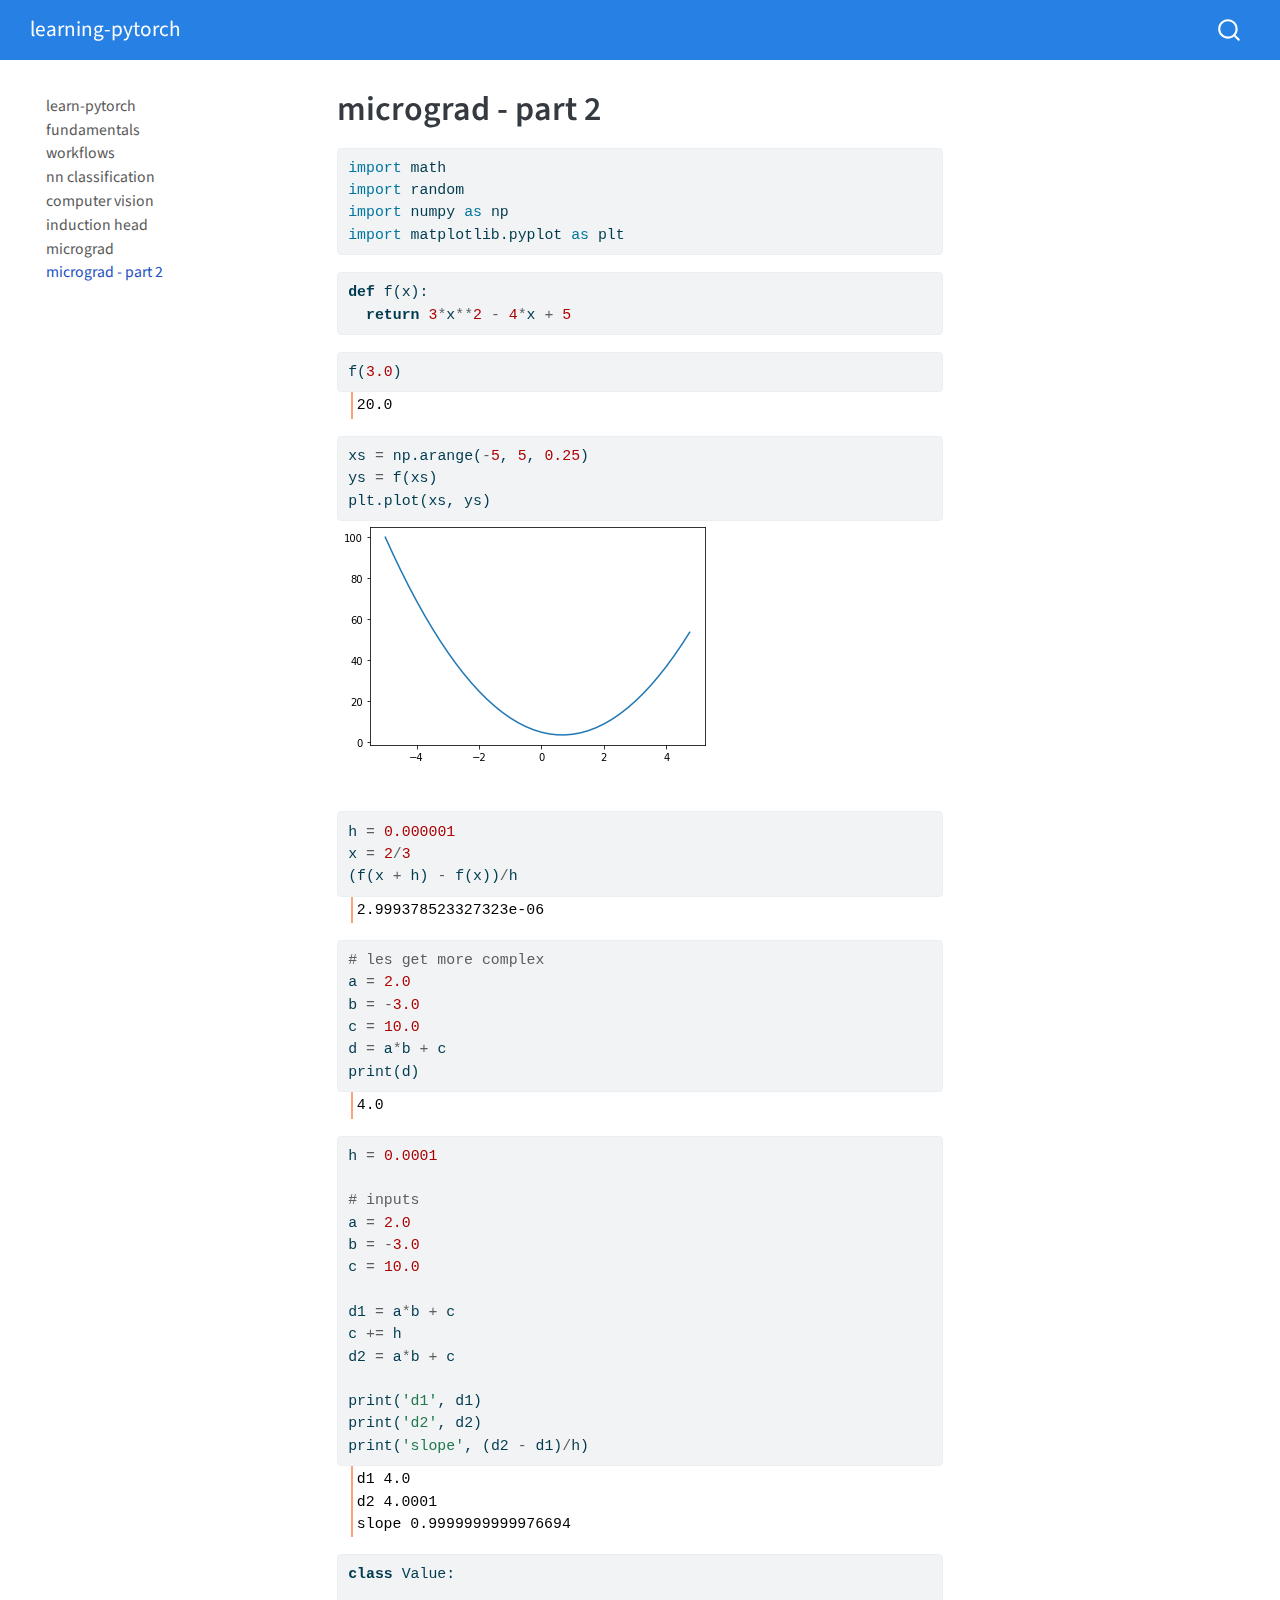
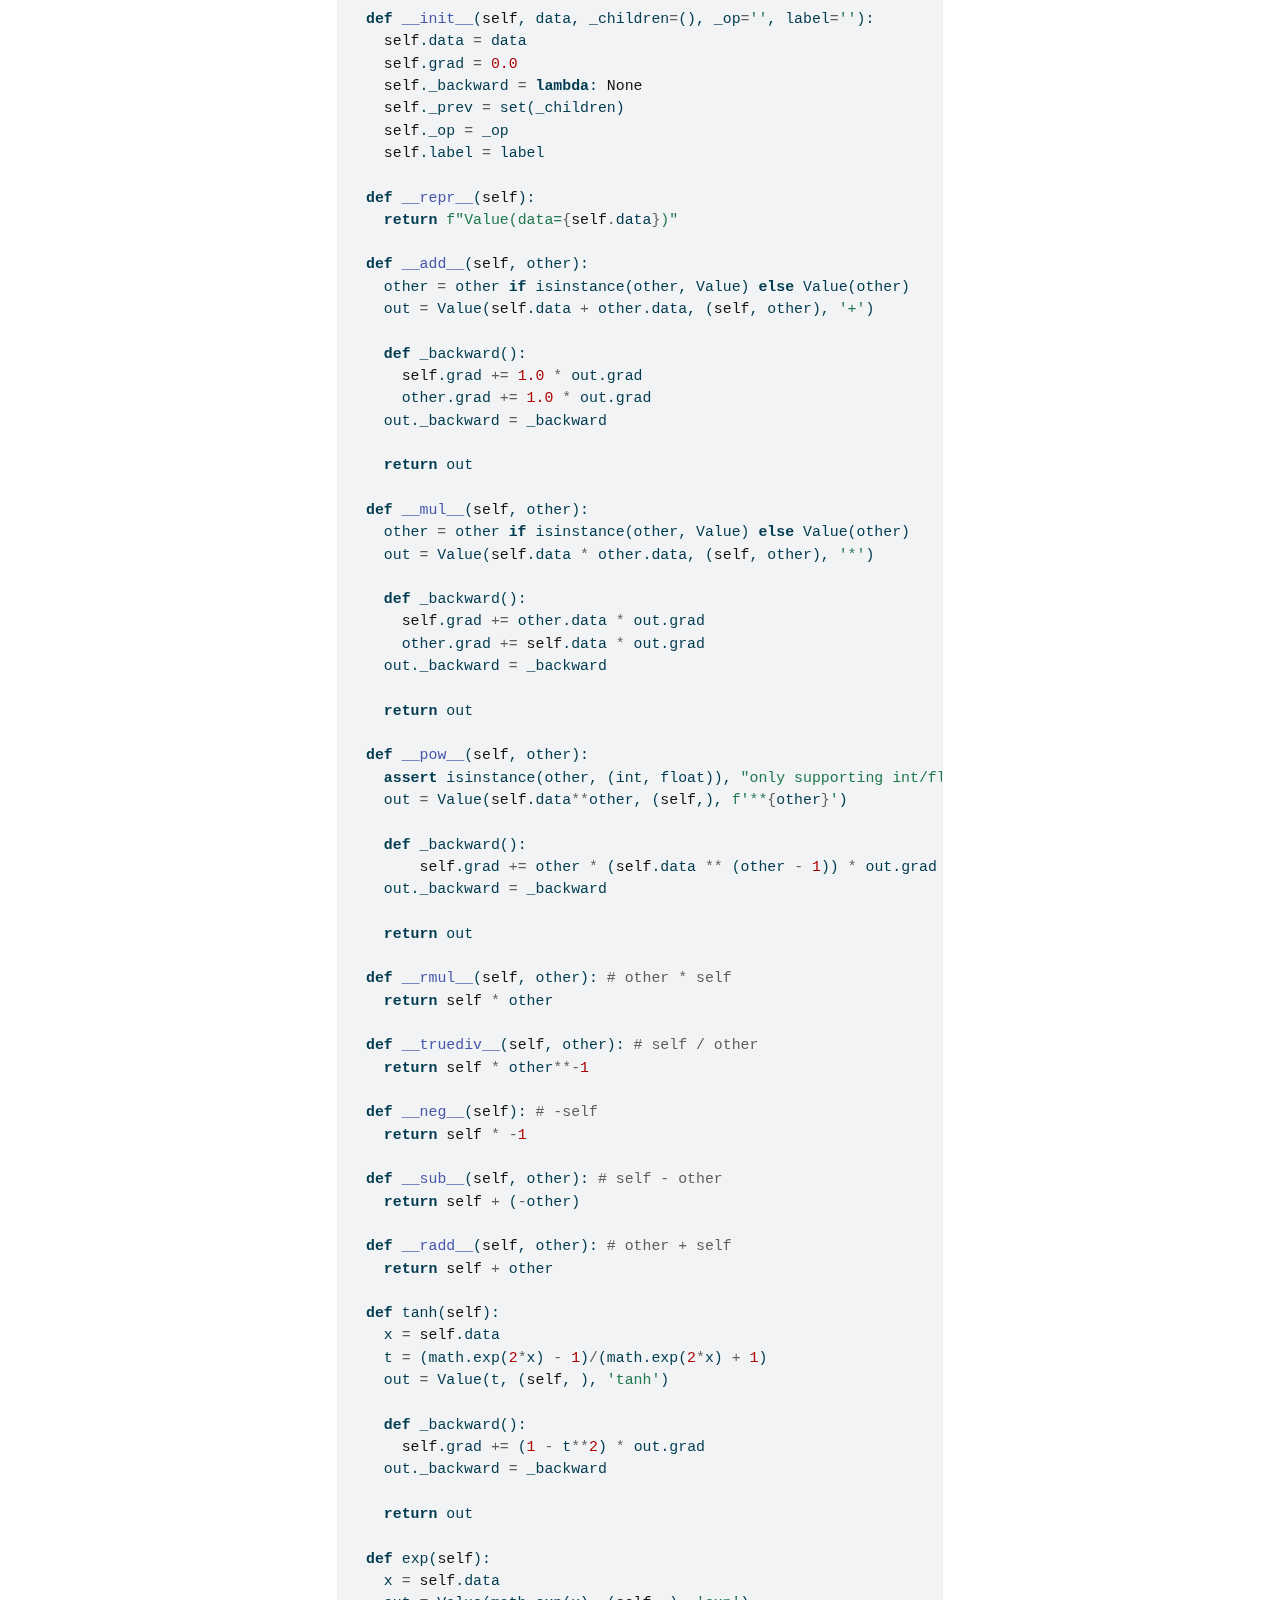
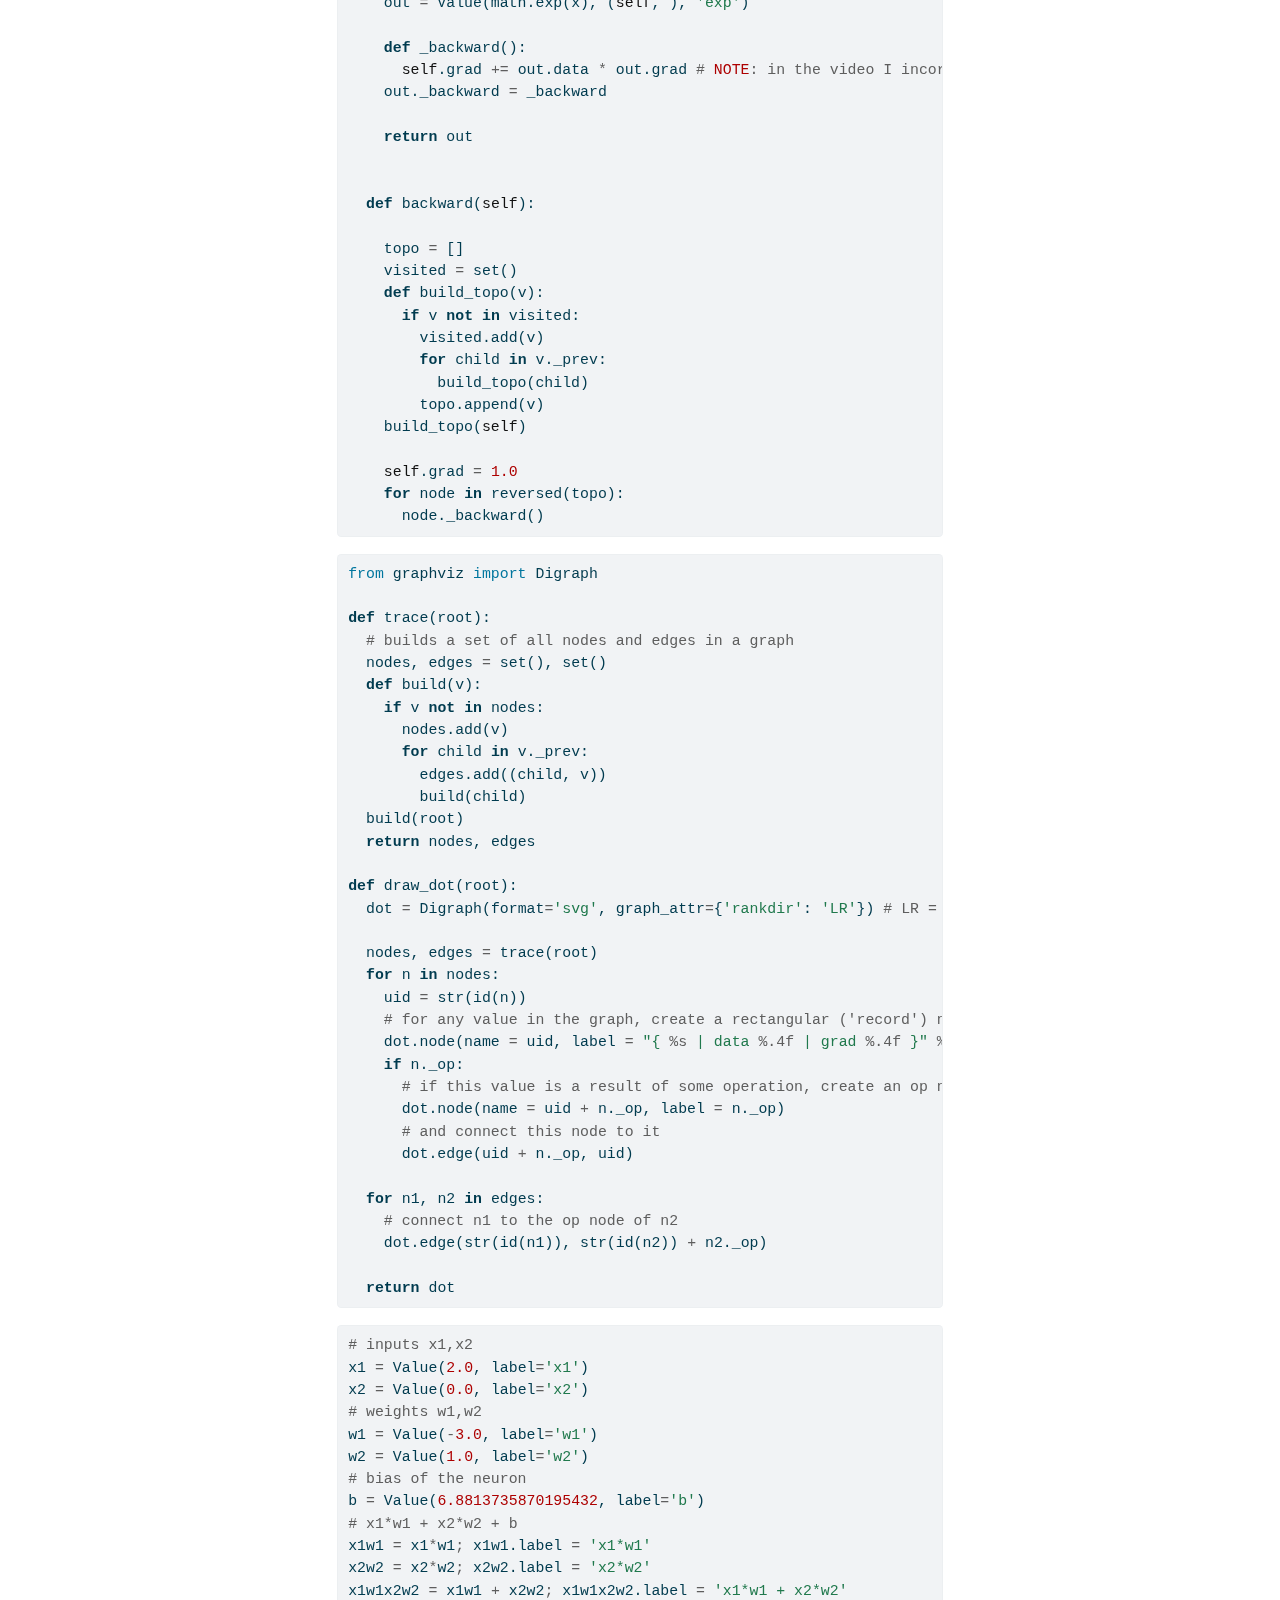
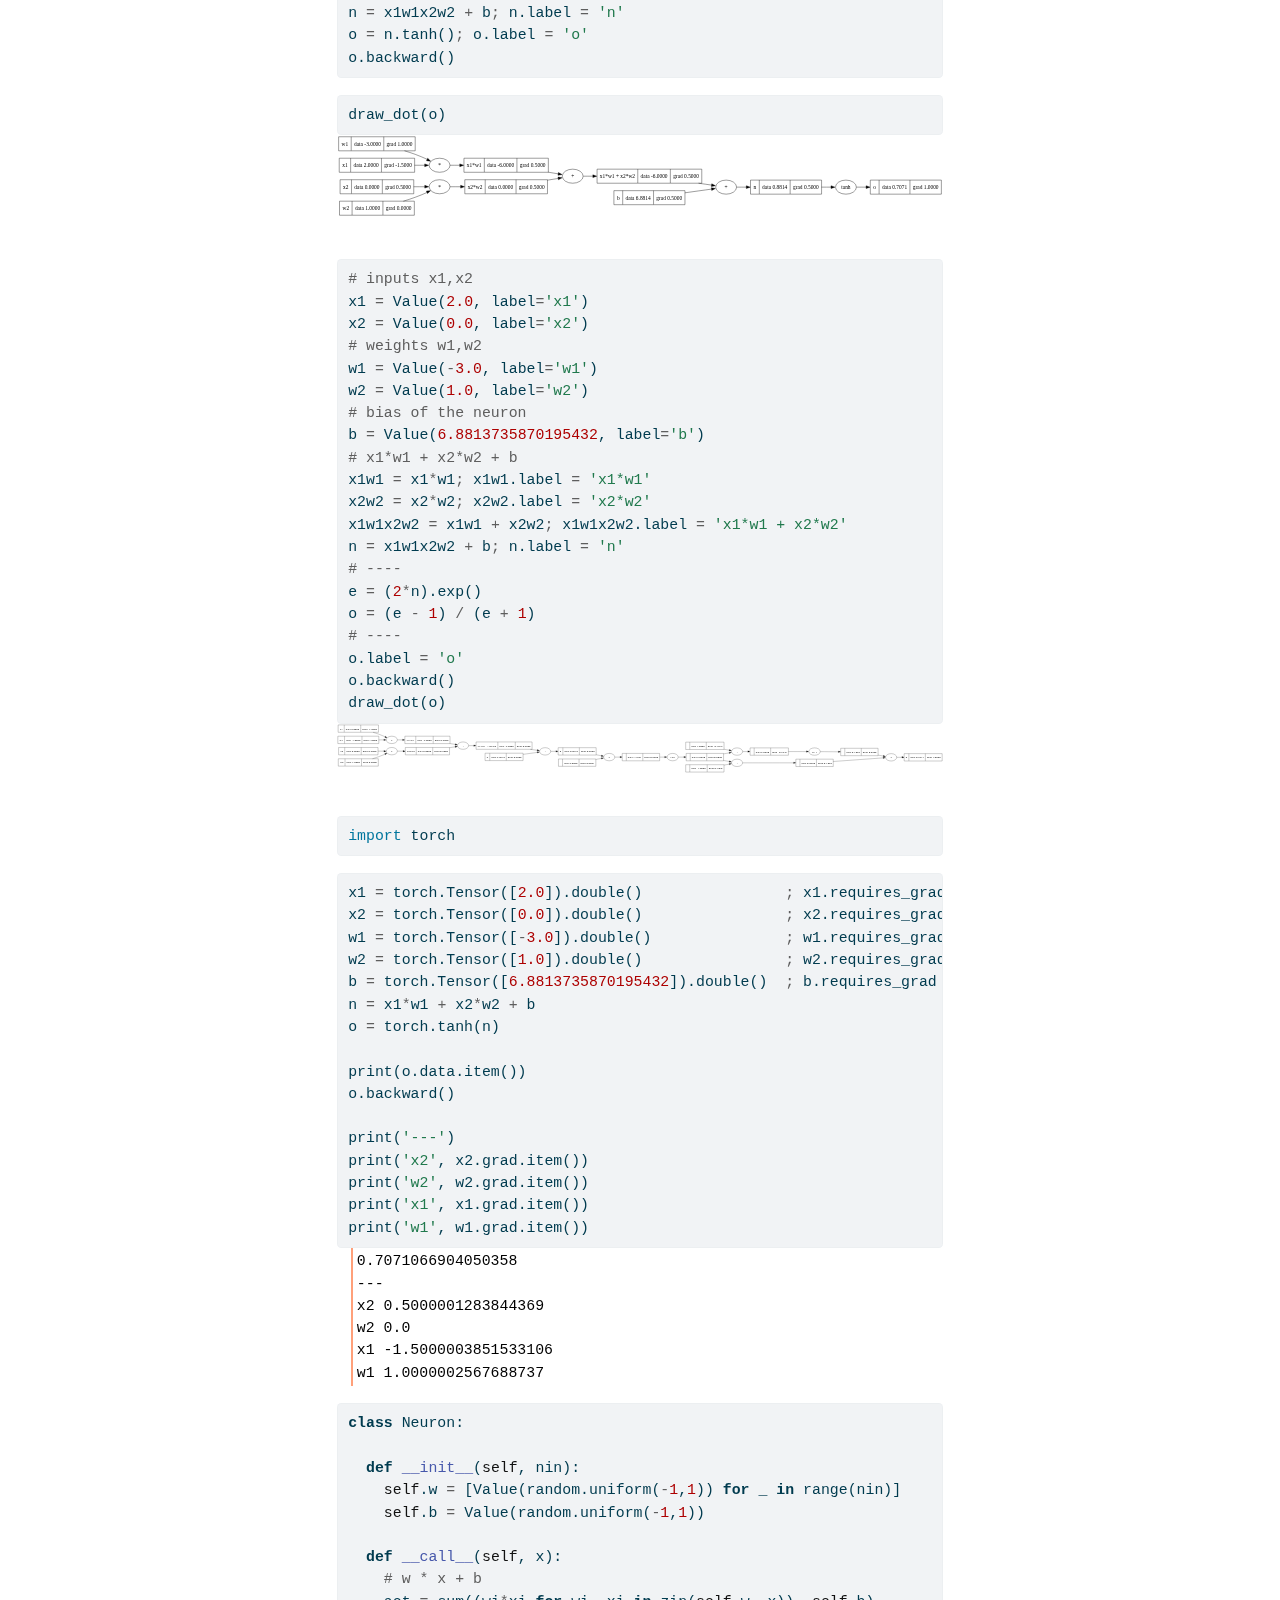
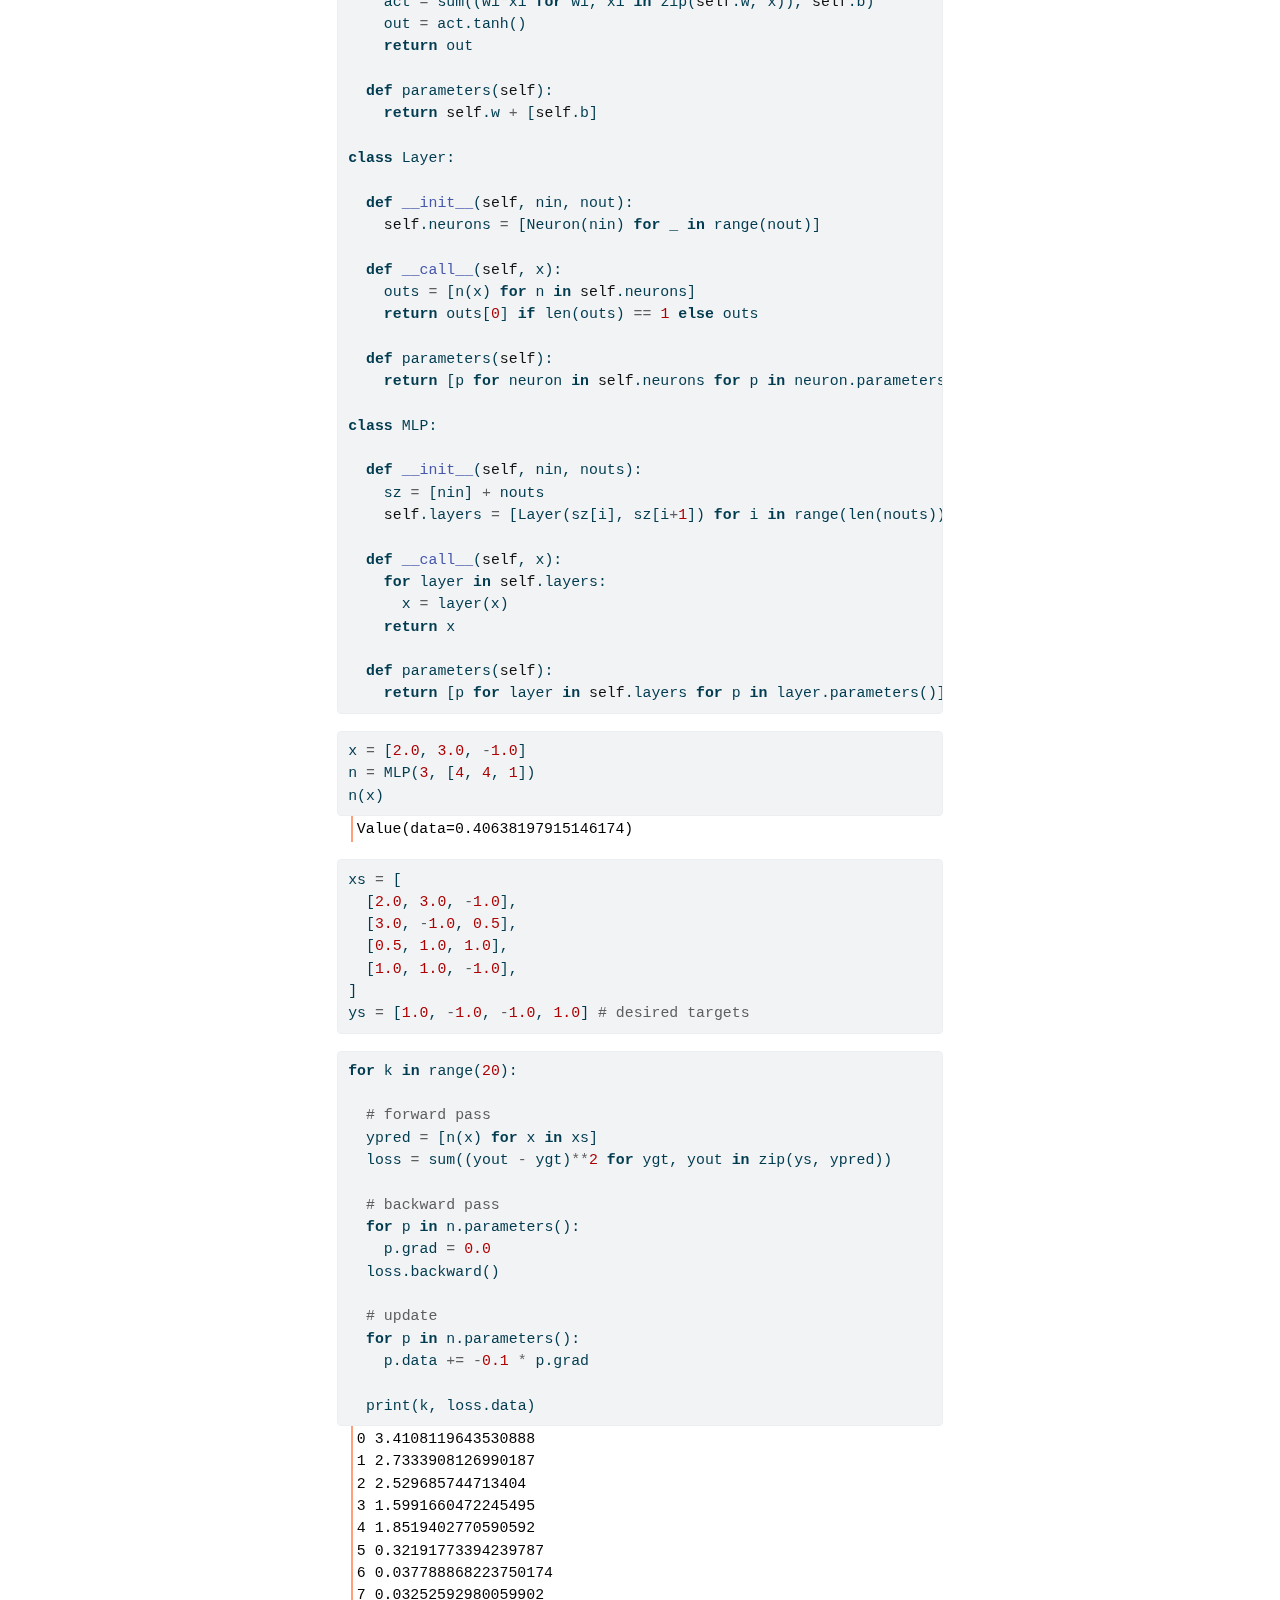
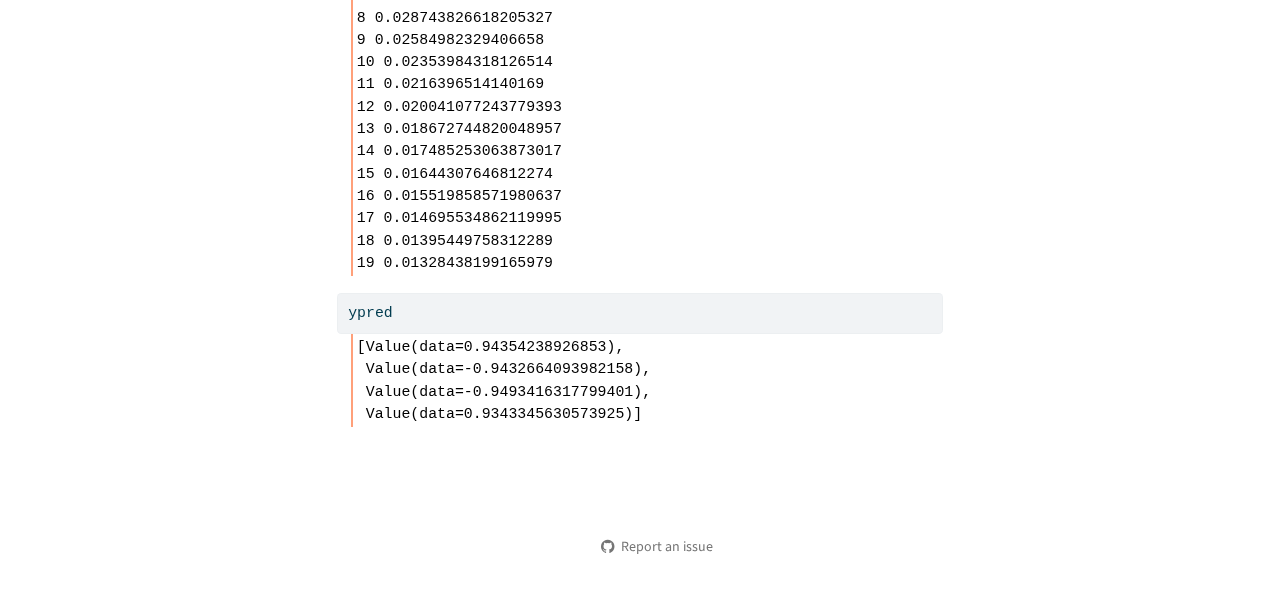
<file: micrograd_lecture_second_half_roughly.html>
<!DOCTYPE html>
<html xmlns="http://www.w3.org/1999/xhtml" lang="en" xml:lang="en"><head>

<meta charset="utf-8">
<meta name="generator" content="quarto-1.5.56">

<meta name="viewport" content="width=device-width, initial-scale=1.0, user-scalable=yes">


<title>micrograd - part 2 – learning-pytorch</title>
<style>
code{white-space: pre-wrap;}
span.smallcaps{font-variant: small-caps;}
div.columns{display: flex; gap: min(4vw, 1.5em);}
div.column{flex: auto; overflow-x: auto;}
div.hanging-indent{margin-left: 1.5em; text-indent: -1.5em;}
ul.task-list{list-style: none;}
ul.task-list li input[type="checkbox"] {
  width: 0.8em;
  margin: 0 0.8em 0.2em -1em; /* quarto-specific, see https://github.com/quarto-dev/quarto-cli/issues/4556 */ 
  vertical-align: middle;
}
/* CSS for syntax highlighting */
pre > code.sourceCode { white-space: pre; position: relative; }
pre > code.sourceCode > span { line-height: 1.25; }
pre > code.sourceCode > span:empty { height: 1.2em; }
.sourceCode { overflow: visible; }
code.sourceCode > span { color: inherit; text-decoration: inherit; }
div.sourceCode { margin: 1em 0; }
pre.sourceCode { margin: 0; }
@media screen {
div.sourceCode { overflow: auto; }
}
@media print {
pre > code.sourceCode { white-space: pre-wrap; }
pre > code.sourceCode > span { display: inline-block; text-indent: -5em; padding-left: 5em; }
}
pre.numberSource code
  { counter-reset: source-line 0; }
pre.numberSource code > span
  { position: relative; left: -4em; counter-increment: source-line; }
pre.numberSource code > span > a:first-child::before
  { content: counter(source-line);
    position: relative; left: -1em; text-align: right; vertical-align: baseline;
    border: none; display: inline-block;
    -webkit-touch-callout: none; -webkit-user-select: none;
    -khtml-user-select: none; -moz-user-select: none;
    -ms-user-select: none; user-select: none;
    padding: 0 4px; width: 4em;
  }
pre.numberSource { margin-left: 3em;  padding-left: 4px; }
div.sourceCode
  {   }
@media screen {
pre > code.sourceCode > span > a:first-child::before { text-decoration: underline; }
}
</style>


<script src="site_libs/quarto-nav/quarto-nav.js"></script>
<script src="site_libs/quarto-nav/headroom.min.js"></script>
<script src="site_libs/clipboard/clipboard.min.js"></script>
<script src="site_libs/quarto-search/autocomplete.umd.js"></script>
<script src="site_libs/quarto-search/fuse.min.js"></script>
<script src="site_libs/quarto-search/quarto-search.js"></script>
<meta name="quarto:offset" content="./">
<script src="site_libs/quarto-html/quarto.js"></script>
<script src="site_libs/quarto-html/popper.min.js"></script>
<script src="site_libs/quarto-html/tippy.umd.min.js"></script>
<script src="site_libs/quarto-html/anchor.min.js"></script>
<link href="site_libs/quarto-html/tippy.css" rel="stylesheet">
<link href="site_libs/quarto-html/quarto-syntax-highlighting.css" rel="stylesheet" id="quarto-text-highlighting-styles">
<script src="site_libs/bootstrap/bootstrap.min.js"></script>
<link href="site_libs/bootstrap/bootstrap-icons.css" rel="stylesheet">
<link href="site_libs/bootstrap/bootstrap.min.css" rel="stylesheet" id="quarto-bootstrap" data-mode="light">
<script id="quarto-search-options" type="application/json">{
  "location": "navbar",
  "copy-button": false,
  "collapse-after": 3,
  "panel-placement": "end",
  "type": "overlay",
  "limit": 50,
  "keyboard-shortcut": [
    "f",
    "/",
    "s"
  ],
  "show-item-context": false,
  "language": {
    "search-no-results-text": "No results",
    "search-matching-documents-text": "matching documents",
    "search-copy-link-title": "Copy link to search",
    "search-hide-matches-text": "Hide additional matches",
    "search-more-match-text": "more match in this document",
    "search-more-matches-text": "more matches in this document",
    "search-clear-button-title": "Clear",
    "search-text-placeholder": "",
    "search-detached-cancel-button-title": "Cancel",
    "search-submit-button-title": "Submit",
    "search-label": "Search"
  }
}</script>


<link rel="stylesheet" href="styles.css">
<meta property="og:title" content="micrograd - part 2 – learning-pytorch">
<meta property="og:site_name" content="learning-pytorch">
<meta name="twitter:title" content="micrograd - part 2 – learning-pytorch">
<meta name="twitter:card" content="summary">
</head>

<body class="nav-sidebar floating nav-fixed">

<div id="quarto-search-results"></div>
  <header id="quarto-header" class="headroom fixed-top">
    <nav class="navbar navbar-expand-lg " data-bs-theme="dark">
      <div class="navbar-container container-fluid">
      <div class="navbar-brand-container mx-auto">
    <a class="navbar-brand" href="./index.html">
    <span class="navbar-title">learning-pytorch</span>
    </a>
  </div>
        <div class="quarto-navbar-tools tools-end">
</div>
          <div id="quarto-search" class="" title="Search"></div>
      </div> <!-- /container-fluid -->
    </nav>
  <nav class="quarto-secondary-nav">
    <div class="container-fluid d-flex">
      <button type="button" class="quarto-btn-toggle btn" data-bs-toggle="collapse" role="button" data-bs-target=".quarto-sidebar-collapse-item" aria-controls="quarto-sidebar" aria-expanded="false" aria-label="Toggle sidebar navigation" onclick="if (window.quartoToggleHeadroom) { window.quartoToggleHeadroom(); }">
        <i class="bi bi-layout-text-sidebar-reverse"></i>
      </button>
        <nav class="quarto-page-breadcrumbs" aria-label="breadcrumb"><ol class="breadcrumb"><li class="breadcrumb-item"><a href="./micrograd_lecture_second_half_roughly.html">micrograd - part 2</a></li></ol></nav>
        <a class="flex-grow-1" role="navigation" data-bs-toggle="collapse" data-bs-target=".quarto-sidebar-collapse-item" aria-controls="quarto-sidebar" aria-expanded="false" aria-label="Toggle sidebar navigation" onclick="if (window.quartoToggleHeadroom) { window.quartoToggleHeadroom(); }">      
        </a>
    </div>
  </nav>
</header>
<!-- content -->
<div id="quarto-content" class="quarto-container page-columns page-rows-contents page-layout-article page-navbar">
<!-- sidebar -->
  <nav id="quarto-sidebar" class="sidebar collapse collapse-horizontal quarto-sidebar-collapse-item sidebar-navigation floating overflow-auto">
    <div class="sidebar-menu-container"> 
    <ul class="list-unstyled mt-1">
        <li class="sidebar-item">
  <div class="sidebar-item-container"> 
  <a href="./index.html" class="sidebar-item-text sidebar-link">
 <span class="menu-text">learn-pytorch</span></a>
  </div>
</li>
        <li class="sidebar-item">
  <div class="sidebar-item-container"> 
  <a href="./00-fundamentals.html" class="sidebar-item-text sidebar-link">
 <span class="menu-text">fundamentals</span></a>
  </div>
</li>
        <li class="sidebar-item">
  <div class="sidebar-item-container"> 
  <a href="./01-workflows.html" class="sidebar-item-text sidebar-link">
 <span class="menu-text">workflows</span></a>
  </div>
</li>
        <li class="sidebar-item">
  <div class="sidebar-item-container"> 
  <a href="./02-nn-classification.html" class="sidebar-item-text sidebar-link">
 <span class="menu-text">nn classification</span></a>
  </div>
</li>
        <li class="sidebar-item">
  <div class="sidebar-item-container"> 
  <a href="./03-cv.html" class="sidebar-item-text sidebar-link">
 <span class="menu-text">computer vision</span></a>
  </div>
</li>
        <li class="sidebar-item">
  <div class="sidebar-item-container"> 
  <a href="./induction-head.html" class="sidebar-item-text sidebar-link">
 <span class="menu-text">induction head</span></a>
  </div>
</li>
        <li class="sidebar-item">
  <div class="sidebar-item-container"> 
  <a href="./micrograd.html" class="sidebar-item-text sidebar-link">
 <span class="menu-text">micrograd</span></a>
  </div>
</li>
        <li class="sidebar-item">
  <div class="sidebar-item-container"> 
  <a href="./micrograd_lecture_second_half_roughly.html" class="sidebar-item-text sidebar-link active">
 <span class="menu-text">micrograd - part 2</span></a>
  </div>
</li>
    </ul>
    </div>
</nav>
<div id="quarto-sidebar-glass" class="quarto-sidebar-collapse-item" data-bs-toggle="collapse" data-bs-target=".quarto-sidebar-collapse-item"></div>
<!-- margin-sidebar -->
    <div id="quarto-margin-sidebar" class="sidebar margin-sidebar zindex-bottom">
        
    </div>
<!-- main -->
<main class="content" id="quarto-document-content">

<header id="title-block-header" class="quarto-title-block default">
<div class="quarto-title">
<h1 class="title">micrograd - part 2</h1>
</div>



<div class="quarto-title-meta">

    
  
    
  </div>
  


</header>


<!-- WARNING: THIS FILE WAS AUTOGENERATED! DO NOT EDIT! -->
<div id="cell-2" class="cell">
<div class="sourceCode cell-code" id="cb1"><pre class="sourceCode python code-with-copy"><code class="sourceCode python"><span id="cb1-1"><a href="#cb1-1" aria-hidden="true" tabindex="-1"></a><span class="im">import</span> math</span>
<span id="cb1-2"><a href="#cb1-2" aria-hidden="true" tabindex="-1"></a><span class="im">import</span> random</span>
<span id="cb1-3"><a href="#cb1-3" aria-hidden="true" tabindex="-1"></a><span class="im">import</span> numpy <span class="im">as</span> np</span>
<span id="cb1-4"><a href="#cb1-4" aria-hidden="true" tabindex="-1"></a><span class="im">import</span> matplotlib.pyplot <span class="im">as</span> plt</span></code><button title="Copy to Clipboard" class="code-copy-button"><i class="bi"></i></button></pre></div>
</div>
<div id="cell-3" class="cell">
<div class="sourceCode cell-code" id="cb2"><pre class="sourceCode python code-with-copy"><code class="sourceCode python"><span id="cb2-1"><a href="#cb2-1" aria-hidden="true" tabindex="-1"></a><span class="kw">def</span> f(x):</span>
<span id="cb2-2"><a href="#cb2-2" aria-hidden="true" tabindex="-1"></a>  <span class="cf">return</span> <span class="dv">3</span><span class="op">*</span>x<span class="op">**</span><span class="dv">2</span> <span class="op">-</span> <span class="dv">4</span><span class="op">*</span>x <span class="op">+</span> <span class="dv">5</span></span></code><button title="Copy to Clipboard" class="code-copy-button"><i class="bi"></i></button></pre></div>
</div>
<div id="cell-4" class="cell">
<div class="sourceCode cell-code" id="cb3"><pre class="sourceCode python code-with-copy"><code class="sourceCode python"><span id="cb3-1"><a href="#cb3-1" aria-hidden="true" tabindex="-1"></a>f(<span class="fl">3.0</span>)</span></code><button title="Copy to Clipboard" class="code-copy-button"><i class="bi"></i></button></pre></div>
<div class="cell-output cell-output-display">
<pre><code>20.0</code></pre>
</div>
</div>
<div id="cell-5" class="cell">
<div class="sourceCode cell-code" id="cb5"><pre class="sourceCode python code-with-copy"><code class="sourceCode python"><span id="cb5-1"><a href="#cb5-1" aria-hidden="true" tabindex="-1"></a>xs <span class="op">=</span> np.arange(<span class="op">-</span><span class="dv">5</span>, <span class="dv">5</span>, <span class="fl">0.25</span>)</span>
<span id="cb5-2"><a href="#cb5-2" aria-hidden="true" tabindex="-1"></a>ys <span class="op">=</span> f(xs)</span>
<span id="cb5-3"><a href="#cb5-3" aria-hidden="true" tabindex="-1"></a>plt.plot(xs, ys)</span></code><button title="Copy to Clipboard" class="code-copy-button"><i class="bi"></i></button></pre></div>
<div class="cell-output cell-output-display">
<div>
<figure class="figure">
<p><img src="micrograd_lecture_second_half_roughly_files/figure-html/cell-5-output-1.png" class="img-fluid figure-img"></p>
</figure>
</div>
</div>
</div>
<div id="cell-6" class="cell">
<div class="sourceCode cell-code" id="cb6"><pre class="sourceCode python code-with-copy"><code class="sourceCode python"><span id="cb6-1"><a href="#cb6-1" aria-hidden="true" tabindex="-1"></a>h <span class="op">=</span> <span class="fl">0.000001</span></span>
<span id="cb6-2"><a href="#cb6-2" aria-hidden="true" tabindex="-1"></a>x <span class="op">=</span> <span class="dv">2</span><span class="op">/</span><span class="dv">3</span></span>
<span id="cb6-3"><a href="#cb6-3" aria-hidden="true" tabindex="-1"></a>(f(x <span class="op">+</span> h) <span class="op">-</span> f(x))<span class="op">/</span>h</span></code><button title="Copy to Clipboard" class="code-copy-button"><i class="bi"></i></button></pre></div>
<div class="cell-output cell-output-display">
<pre><code>2.999378523327323e-06</code></pre>
</div>
</div>
<div id="cell-7" class="cell">
<div class="sourceCode cell-code" id="cb8"><pre class="sourceCode python code-with-copy"><code class="sourceCode python"><span id="cb8-1"><a href="#cb8-1" aria-hidden="true" tabindex="-1"></a><span class="co"># les get more complex</span></span>
<span id="cb8-2"><a href="#cb8-2" aria-hidden="true" tabindex="-1"></a>a <span class="op">=</span> <span class="fl">2.0</span></span>
<span id="cb8-3"><a href="#cb8-3" aria-hidden="true" tabindex="-1"></a>b <span class="op">=</span> <span class="op">-</span><span class="fl">3.0</span></span>
<span id="cb8-4"><a href="#cb8-4" aria-hidden="true" tabindex="-1"></a>c <span class="op">=</span> <span class="fl">10.0</span></span>
<span id="cb8-5"><a href="#cb8-5" aria-hidden="true" tabindex="-1"></a>d <span class="op">=</span> a<span class="op">*</span>b <span class="op">+</span> c</span>
<span id="cb8-6"><a href="#cb8-6" aria-hidden="true" tabindex="-1"></a><span class="bu">print</span>(d)</span></code><button title="Copy to Clipboard" class="code-copy-button"><i class="bi"></i></button></pre></div>
<div class="cell-output cell-output-stdout">
<pre><code>4.0</code></pre>
</div>
</div>
<div id="cell-8" class="cell">
<div class="sourceCode cell-code" id="cb10"><pre class="sourceCode python code-with-copy"><code class="sourceCode python"><span id="cb10-1"><a href="#cb10-1" aria-hidden="true" tabindex="-1"></a>h <span class="op">=</span> <span class="fl">0.0001</span></span>
<span id="cb10-2"><a href="#cb10-2" aria-hidden="true" tabindex="-1"></a></span>
<span id="cb10-3"><a href="#cb10-3" aria-hidden="true" tabindex="-1"></a><span class="co"># inputs</span></span>
<span id="cb10-4"><a href="#cb10-4" aria-hidden="true" tabindex="-1"></a>a <span class="op">=</span> <span class="fl">2.0</span></span>
<span id="cb10-5"><a href="#cb10-5" aria-hidden="true" tabindex="-1"></a>b <span class="op">=</span> <span class="op">-</span><span class="fl">3.0</span></span>
<span id="cb10-6"><a href="#cb10-6" aria-hidden="true" tabindex="-1"></a>c <span class="op">=</span> <span class="fl">10.0</span></span>
<span id="cb10-7"><a href="#cb10-7" aria-hidden="true" tabindex="-1"></a></span>
<span id="cb10-8"><a href="#cb10-8" aria-hidden="true" tabindex="-1"></a>d1 <span class="op">=</span> a<span class="op">*</span>b <span class="op">+</span> c</span>
<span id="cb10-9"><a href="#cb10-9" aria-hidden="true" tabindex="-1"></a>c <span class="op">+=</span> h</span>
<span id="cb10-10"><a href="#cb10-10" aria-hidden="true" tabindex="-1"></a>d2 <span class="op">=</span> a<span class="op">*</span>b <span class="op">+</span> c</span>
<span id="cb10-11"><a href="#cb10-11" aria-hidden="true" tabindex="-1"></a></span>
<span id="cb10-12"><a href="#cb10-12" aria-hidden="true" tabindex="-1"></a><span class="bu">print</span>(<span class="st">'d1'</span>, d1)</span>
<span id="cb10-13"><a href="#cb10-13" aria-hidden="true" tabindex="-1"></a><span class="bu">print</span>(<span class="st">'d2'</span>, d2)</span>
<span id="cb10-14"><a href="#cb10-14" aria-hidden="true" tabindex="-1"></a><span class="bu">print</span>(<span class="st">'slope'</span>, (d2 <span class="op">-</span> d1)<span class="op">/</span>h)</span></code><button title="Copy to Clipboard" class="code-copy-button"><i class="bi"></i></button></pre></div>
<div class="cell-output cell-output-stdout">
<pre><code>d1 4.0
d2 4.0001
slope 0.9999999999976694</code></pre>
</div>
</div>
<div id="cell-9" class="cell">
<div class="sourceCode cell-code" id="cb12"><pre class="sourceCode python code-with-copy"><code class="sourceCode python"><span id="cb12-1"><a href="#cb12-1" aria-hidden="true" tabindex="-1"></a><span class="kw">class</span> Value:</span>
<span id="cb12-2"><a href="#cb12-2" aria-hidden="true" tabindex="-1"></a></span>
<span id="cb12-3"><a href="#cb12-3" aria-hidden="true" tabindex="-1"></a>  <span class="kw">def</span> <span class="fu">__init__</span>(<span class="va">self</span>, data, _children<span class="op">=</span>(), _op<span class="op">=</span><span class="st">''</span>, label<span class="op">=</span><span class="st">''</span>):</span>
<span id="cb12-4"><a href="#cb12-4" aria-hidden="true" tabindex="-1"></a>    <span class="va">self</span>.data <span class="op">=</span> data</span>
<span id="cb12-5"><a href="#cb12-5" aria-hidden="true" tabindex="-1"></a>    <span class="va">self</span>.grad <span class="op">=</span> <span class="fl">0.0</span></span>
<span id="cb12-6"><a href="#cb12-6" aria-hidden="true" tabindex="-1"></a>    <span class="va">self</span>._backward <span class="op">=</span> <span class="kw">lambda</span>: <span class="va">None</span></span>
<span id="cb12-7"><a href="#cb12-7" aria-hidden="true" tabindex="-1"></a>    <span class="va">self</span>._prev <span class="op">=</span> <span class="bu">set</span>(_children)</span>
<span id="cb12-8"><a href="#cb12-8" aria-hidden="true" tabindex="-1"></a>    <span class="va">self</span>._op <span class="op">=</span> _op</span>
<span id="cb12-9"><a href="#cb12-9" aria-hidden="true" tabindex="-1"></a>    <span class="va">self</span>.label <span class="op">=</span> label</span>
<span id="cb12-10"><a href="#cb12-10" aria-hidden="true" tabindex="-1"></a></span>
<span id="cb12-11"><a href="#cb12-11" aria-hidden="true" tabindex="-1"></a>  <span class="kw">def</span> <span class="fu">__repr__</span>(<span class="va">self</span>):</span>
<span id="cb12-12"><a href="#cb12-12" aria-hidden="true" tabindex="-1"></a>    <span class="cf">return</span> <span class="ss">f"Value(data=</span><span class="sc">{</span><span class="va">self</span><span class="sc">.</span>data<span class="sc">}</span><span class="ss">)"</span></span>
<span id="cb12-13"><a href="#cb12-13" aria-hidden="true" tabindex="-1"></a></span>
<span id="cb12-14"><a href="#cb12-14" aria-hidden="true" tabindex="-1"></a>  <span class="kw">def</span> <span class="fu">__add__</span>(<span class="va">self</span>, other):</span>
<span id="cb12-15"><a href="#cb12-15" aria-hidden="true" tabindex="-1"></a>    other <span class="op">=</span> other <span class="cf">if</span> <span class="bu">isinstance</span>(other, Value) <span class="cf">else</span> Value(other)</span>
<span id="cb12-16"><a href="#cb12-16" aria-hidden="true" tabindex="-1"></a>    out <span class="op">=</span> Value(<span class="va">self</span>.data <span class="op">+</span> other.data, (<span class="va">self</span>, other), <span class="st">'+'</span>)</span>
<span id="cb12-17"><a href="#cb12-17" aria-hidden="true" tabindex="-1"></a></span>
<span id="cb12-18"><a href="#cb12-18" aria-hidden="true" tabindex="-1"></a>    <span class="kw">def</span> _backward():</span>
<span id="cb12-19"><a href="#cb12-19" aria-hidden="true" tabindex="-1"></a>      <span class="va">self</span>.grad <span class="op">+=</span> <span class="fl">1.0</span> <span class="op">*</span> out.grad</span>
<span id="cb12-20"><a href="#cb12-20" aria-hidden="true" tabindex="-1"></a>      other.grad <span class="op">+=</span> <span class="fl">1.0</span> <span class="op">*</span> out.grad</span>
<span id="cb12-21"><a href="#cb12-21" aria-hidden="true" tabindex="-1"></a>    out._backward <span class="op">=</span> _backward</span>
<span id="cb12-22"><a href="#cb12-22" aria-hidden="true" tabindex="-1"></a></span>
<span id="cb12-23"><a href="#cb12-23" aria-hidden="true" tabindex="-1"></a>    <span class="cf">return</span> out</span>
<span id="cb12-24"><a href="#cb12-24" aria-hidden="true" tabindex="-1"></a></span>
<span id="cb12-25"><a href="#cb12-25" aria-hidden="true" tabindex="-1"></a>  <span class="kw">def</span> <span class="fu">__mul__</span>(<span class="va">self</span>, other):</span>
<span id="cb12-26"><a href="#cb12-26" aria-hidden="true" tabindex="-1"></a>    other <span class="op">=</span> other <span class="cf">if</span> <span class="bu">isinstance</span>(other, Value) <span class="cf">else</span> Value(other)</span>
<span id="cb12-27"><a href="#cb12-27" aria-hidden="true" tabindex="-1"></a>    out <span class="op">=</span> Value(<span class="va">self</span>.data <span class="op">*</span> other.data, (<span class="va">self</span>, other), <span class="st">'*'</span>)</span>
<span id="cb12-28"><a href="#cb12-28" aria-hidden="true" tabindex="-1"></a></span>
<span id="cb12-29"><a href="#cb12-29" aria-hidden="true" tabindex="-1"></a>    <span class="kw">def</span> _backward():</span>
<span id="cb12-30"><a href="#cb12-30" aria-hidden="true" tabindex="-1"></a>      <span class="va">self</span>.grad <span class="op">+=</span> other.data <span class="op">*</span> out.grad</span>
<span id="cb12-31"><a href="#cb12-31" aria-hidden="true" tabindex="-1"></a>      other.grad <span class="op">+=</span> <span class="va">self</span>.data <span class="op">*</span> out.grad</span>
<span id="cb12-32"><a href="#cb12-32" aria-hidden="true" tabindex="-1"></a>    out._backward <span class="op">=</span> _backward</span>
<span id="cb12-33"><a href="#cb12-33" aria-hidden="true" tabindex="-1"></a></span>
<span id="cb12-34"><a href="#cb12-34" aria-hidden="true" tabindex="-1"></a>    <span class="cf">return</span> out</span>
<span id="cb12-35"><a href="#cb12-35" aria-hidden="true" tabindex="-1"></a></span>
<span id="cb12-36"><a href="#cb12-36" aria-hidden="true" tabindex="-1"></a>  <span class="kw">def</span> <span class="fu">__pow__</span>(<span class="va">self</span>, other):</span>
<span id="cb12-37"><a href="#cb12-37" aria-hidden="true" tabindex="-1"></a>    <span class="cf">assert</span> <span class="bu">isinstance</span>(other, (<span class="bu">int</span>, <span class="bu">float</span>)), <span class="st">"only supporting int/float powers for now"</span></span>
<span id="cb12-38"><a href="#cb12-38" aria-hidden="true" tabindex="-1"></a>    out <span class="op">=</span> Value(<span class="va">self</span>.data<span class="op">**</span>other, (<span class="va">self</span>,), <span class="ss">f'**</span><span class="sc">{</span>other<span class="sc">}</span><span class="ss">'</span>)</span>
<span id="cb12-39"><a href="#cb12-39" aria-hidden="true" tabindex="-1"></a></span>
<span id="cb12-40"><a href="#cb12-40" aria-hidden="true" tabindex="-1"></a>    <span class="kw">def</span> _backward():</span>
<span id="cb12-41"><a href="#cb12-41" aria-hidden="true" tabindex="-1"></a>        <span class="va">self</span>.grad <span class="op">+=</span> other <span class="op">*</span> (<span class="va">self</span>.data <span class="op">**</span> (other <span class="op">-</span> <span class="dv">1</span>)) <span class="op">*</span> out.grad</span>
<span id="cb12-42"><a href="#cb12-42" aria-hidden="true" tabindex="-1"></a>    out._backward <span class="op">=</span> _backward</span>
<span id="cb12-43"><a href="#cb12-43" aria-hidden="true" tabindex="-1"></a></span>
<span id="cb12-44"><a href="#cb12-44" aria-hidden="true" tabindex="-1"></a>    <span class="cf">return</span> out</span>
<span id="cb12-45"><a href="#cb12-45" aria-hidden="true" tabindex="-1"></a></span>
<span id="cb12-46"><a href="#cb12-46" aria-hidden="true" tabindex="-1"></a>  <span class="kw">def</span> <span class="fu">__rmul__</span>(<span class="va">self</span>, other): <span class="co"># other * self</span></span>
<span id="cb12-47"><a href="#cb12-47" aria-hidden="true" tabindex="-1"></a>    <span class="cf">return</span> <span class="va">self</span> <span class="op">*</span> other</span>
<span id="cb12-48"><a href="#cb12-48" aria-hidden="true" tabindex="-1"></a></span>
<span id="cb12-49"><a href="#cb12-49" aria-hidden="true" tabindex="-1"></a>  <span class="kw">def</span> <span class="fu">__truediv__</span>(<span class="va">self</span>, other): <span class="co"># self / other</span></span>
<span id="cb12-50"><a href="#cb12-50" aria-hidden="true" tabindex="-1"></a>    <span class="cf">return</span> <span class="va">self</span> <span class="op">*</span> other<span class="op">**-</span><span class="dv">1</span></span>
<span id="cb12-51"><a href="#cb12-51" aria-hidden="true" tabindex="-1"></a></span>
<span id="cb12-52"><a href="#cb12-52" aria-hidden="true" tabindex="-1"></a>  <span class="kw">def</span> <span class="fu">__neg__</span>(<span class="va">self</span>): <span class="co"># -self</span></span>
<span id="cb12-53"><a href="#cb12-53" aria-hidden="true" tabindex="-1"></a>    <span class="cf">return</span> <span class="va">self</span> <span class="op">*</span> <span class="op">-</span><span class="dv">1</span></span>
<span id="cb12-54"><a href="#cb12-54" aria-hidden="true" tabindex="-1"></a></span>
<span id="cb12-55"><a href="#cb12-55" aria-hidden="true" tabindex="-1"></a>  <span class="kw">def</span> <span class="fu">__sub__</span>(<span class="va">self</span>, other): <span class="co"># self - other</span></span>
<span id="cb12-56"><a href="#cb12-56" aria-hidden="true" tabindex="-1"></a>    <span class="cf">return</span> <span class="va">self</span> <span class="op">+</span> (<span class="op">-</span>other)</span>
<span id="cb12-57"><a href="#cb12-57" aria-hidden="true" tabindex="-1"></a></span>
<span id="cb12-58"><a href="#cb12-58" aria-hidden="true" tabindex="-1"></a>  <span class="kw">def</span> <span class="fu">__radd__</span>(<span class="va">self</span>, other): <span class="co"># other + self</span></span>
<span id="cb12-59"><a href="#cb12-59" aria-hidden="true" tabindex="-1"></a>    <span class="cf">return</span> <span class="va">self</span> <span class="op">+</span> other</span>
<span id="cb12-60"><a href="#cb12-60" aria-hidden="true" tabindex="-1"></a></span>
<span id="cb12-61"><a href="#cb12-61" aria-hidden="true" tabindex="-1"></a>  <span class="kw">def</span> tanh(<span class="va">self</span>):</span>
<span id="cb12-62"><a href="#cb12-62" aria-hidden="true" tabindex="-1"></a>    x <span class="op">=</span> <span class="va">self</span>.data</span>
<span id="cb12-63"><a href="#cb12-63" aria-hidden="true" tabindex="-1"></a>    t <span class="op">=</span> (math.exp(<span class="dv">2</span><span class="op">*</span>x) <span class="op">-</span> <span class="dv">1</span>)<span class="op">/</span>(math.exp(<span class="dv">2</span><span class="op">*</span>x) <span class="op">+</span> <span class="dv">1</span>)</span>
<span id="cb12-64"><a href="#cb12-64" aria-hidden="true" tabindex="-1"></a>    out <span class="op">=</span> Value(t, (<span class="va">self</span>, ), <span class="st">'tanh'</span>)</span>
<span id="cb12-65"><a href="#cb12-65" aria-hidden="true" tabindex="-1"></a></span>
<span id="cb12-66"><a href="#cb12-66" aria-hidden="true" tabindex="-1"></a>    <span class="kw">def</span> _backward():</span>
<span id="cb12-67"><a href="#cb12-67" aria-hidden="true" tabindex="-1"></a>      <span class="va">self</span>.grad <span class="op">+=</span> (<span class="dv">1</span> <span class="op">-</span> t<span class="op">**</span><span class="dv">2</span>) <span class="op">*</span> out.grad</span>
<span id="cb12-68"><a href="#cb12-68" aria-hidden="true" tabindex="-1"></a>    out._backward <span class="op">=</span> _backward</span>
<span id="cb12-69"><a href="#cb12-69" aria-hidden="true" tabindex="-1"></a></span>
<span id="cb12-70"><a href="#cb12-70" aria-hidden="true" tabindex="-1"></a>    <span class="cf">return</span> out</span>
<span id="cb12-71"><a href="#cb12-71" aria-hidden="true" tabindex="-1"></a></span>
<span id="cb12-72"><a href="#cb12-72" aria-hidden="true" tabindex="-1"></a>  <span class="kw">def</span> exp(<span class="va">self</span>):</span>
<span id="cb12-73"><a href="#cb12-73" aria-hidden="true" tabindex="-1"></a>    x <span class="op">=</span> <span class="va">self</span>.data</span>
<span id="cb12-74"><a href="#cb12-74" aria-hidden="true" tabindex="-1"></a>    out <span class="op">=</span> Value(math.exp(x), (<span class="va">self</span>, ), <span class="st">'exp'</span>)</span>
<span id="cb12-75"><a href="#cb12-75" aria-hidden="true" tabindex="-1"></a></span>
<span id="cb12-76"><a href="#cb12-76" aria-hidden="true" tabindex="-1"></a>    <span class="kw">def</span> _backward():</span>
<span id="cb12-77"><a href="#cb12-77" aria-hidden="true" tabindex="-1"></a>      <span class="va">self</span>.grad <span class="op">+=</span> out.data <span class="op">*</span> out.grad <span class="co"># </span><span class="al">NOTE</span><span class="co">: in the video I incorrectly used = instead of +=. Fixed here.</span></span>
<span id="cb12-78"><a href="#cb12-78" aria-hidden="true" tabindex="-1"></a>    out._backward <span class="op">=</span> _backward</span>
<span id="cb12-79"><a href="#cb12-79" aria-hidden="true" tabindex="-1"></a></span>
<span id="cb12-80"><a href="#cb12-80" aria-hidden="true" tabindex="-1"></a>    <span class="cf">return</span> out</span>
<span id="cb12-81"><a href="#cb12-81" aria-hidden="true" tabindex="-1"></a></span>
<span id="cb12-82"><a href="#cb12-82" aria-hidden="true" tabindex="-1"></a></span>
<span id="cb12-83"><a href="#cb12-83" aria-hidden="true" tabindex="-1"></a>  <span class="kw">def</span> backward(<span class="va">self</span>):</span>
<span id="cb12-84"><a href="#cb12-84" aria-hidden="true" tabindex="-1"></a></span>
<span id="cb12-85"><a href="#cb12-85" aria-hidden="true" tabindex="-1"></a>    topo <span class="op">=</span> []</span>
<span id="cb12-86"><a href="#cb12-86" aria-hidden="true" tabindex="-1"></a>    visited <span class="op">=</span> <span class="bu">set</span>()</span>
<span id="cb12-87"><a href="#cb12-87" aria-hidden="true" tabindex="-1"></a>    <span class="kw">def</span> build_topo(v):</span>
<span id="cb12-88"><a href="#cb12-88" aria-hidden="true" tabindex="-1"></a>      <span class="cf">if</span> v <span class="kw">not</span> <span class="kw">in</span> visited:</span>
<span id="cb12-89"><a href="#cb12-89" aria-hidden="true" tabindex="-1"></a>        visited.add(v)</span>
<span id="cb12-90"><a href="#cb12-90" aria-hidden="true" tabindex="-1"></a>        <span class="cf">for</span> child <span class="kw">in</span> v._prev:</span>
<span id="cb12-91"><a href="#cb12-91" aria-hidden="true" tabindex="-1"></a>          build_topo(child)</span>
<span id="cb12-92"><a href="#cb12-92" aria-hidden="true" tabindex="-1"></a>        topo.append(v)</span>
<span id="cb12-93"><a href="#cb12-93" aria-hidden="true" tabindex="-1"></a>    build_topo(<span class="va">self</span>)</span>
<span id="cb12-94"><a href="#cb12-94" aria-hidden="true" tabindex="-1"></a></span>
<span id="cb12-95"><a href="#cb12-95" aria-hidden="true" tabindex="-1"></a>    <span class="va">self</span>.grad <span class="op">=</span> <span class="fl">1.0</span></span>
<span id="cb12-96"><a href="#cb12-96" aria-hidden="true" tabindex="-1"></a>    <span class="cf">for</span> node <span class="kw">in</span> <span class="bu">reversed</span>(topo):</span>
<span id="cb12-97"><a href="#cb12-97" aria-hidden="true" tabindex="-1"></a>      node._backward()</span></code><button title="Copy to Clipboard" class="code-copy-button"><i class="bi"></i></button></pre></div>
</div>
<div id="cell-10" class="cell">
<div class="sourceCode cell-code" id="cb13"><pre class="sourceCode python code-with-copy"><code class="sourceCode python"><span id="cb13-1"><a href="#cb13-1" aria-hidden="true" tabindex="-1"></a><span class="im">from</span> graphviz <span class="im">import</span> Digraph</span>
<span id="cb13-2"><a href="#cb13-2" aria-hidden="true" tabindex="-1"></a></span>
<span id="cb13-3"><a href="#cb13-3" aria-hidden="true" tabindex="-1"></a><span class="kw">def</span> trace(root):</span>
<span id="cb13-4"><a href="#cb13-4" aria-hidden="true" tabindex="-1"></a>  <span class="co"># builds a set of all nodes and edges in a graph</span></span>
<span id="cb13-5"><a href="#cb13-5" aria-hidden="true" tabindex="-1"></a>  nodes, edges <span class="op">=</span> <span class="bu">set</span>(), <span class="bu">set</span>()</span>
<span id="cb13-6"><a href="#cb13-6" aria-hidden="true" tabindex="-1"></a>  <span class="kw">def</span> build(v):</span>
<span id="cb13-7"><a href="#cb13-7" aria-hidden="true" tabindex="-1"></a>    <span class="cf">if</span> v <span class="kw">not</span> <span class="kw">in</span> nodes:</span>
<span id="cb13-8"><a href="#cb13-8" aria-hidden="true" tabindex="-1"></a>      nodes.add(v)</span>
<span id="cb13-9"><a href="#cb13-9" aria-hidden="true" tabindex="-1"></a>      <span class="cf">for</span> child <span class="kw">in</span> v._prev:</span>
<span id="cb13-10"><a href="#cb13-10" aria-hidden="true" tabindex="-1"></a>        edges.add((child, v))</span>
<span id="cb13-11"><a href="#cb13-11" aria-hidden="true" tabindex="-1"></a>        build(child)</span>
<span id="cb13-12"><a href="#cb13-12" aria-hidden="true" tabindex="-1"></a>  build(root)</span>
<span id="cb13-13"><a href="#cb13-13" aria-hidden="true" tabindex="-1"></a>  <span class="cf">return</span> nodes, edges</span>
<span id="cb13-14"><a href="#cb13-14" aria-hidden="true" tabindex="-1"></a></span>
<span id="cb13-15"><a href="#cb13-15" aria-hidden="true" tabindex="-1"></a><span class="kw">def</span> draw_dot(root):</span>
<span id="cb13-16"><a href="#cb13-16" aria-hidden="true" tabindex="-1"></a>  dot <span class="op">=</span> Digraph(<span class="bu">format</span><span class="op">=</span><span class="st">'svg'</span>, graph_attr<span class="op">=</span>{<span class="st">'rankdir'</span>: <span class="st">'LR'</span>}) <span class="co"># LR = left to right</span></span>
<span id="cb13-17"><a href="#cb13-17" aria-hidden="true" tabindex="-1"></a></span>
<span id="cb13-18"><a href="#cb13-18" aria-hidden="true" tabindex="-1"></a>  nodes, edges <span class="op">=</span> trace(root)</span>
<span id="cb13-19"><a href="#cb13-19" aria-hidden="true" tabindex="-1"></a>  <span class="cf">for</span> n <span class="kw">in</span> nodes:</span>
<span id="cb13-20"><a href="#cb13-20" aria-hidden="true" tabindex="-1"></a>    uid <span class="op">=</span> <span class="bu">str</span>(<span class="bu">id</span>(n))</span>
<span id="cb13-21"><a href="#cb13-21" aria-hidden="true" tabindex="-1"></a>    <span class="co"># for any value in the graph, create a rectangular ('record') node for it</span></span>
<span id="cb13-22"><a href="#cb13-22" aria-hidden="true" tabindex="-1"></a>    dot.node(name <span class="op">=</span> uid, label <span class="op">=</span> <span class="st">"{ </span><span class="sc">%s</span><span class="st"> | data </span><span class="sc">%.4f</span><span class="st"> | grad </span><span class="sc">%.4f</span><span class="st"> }"</span> <span class="op">%</span> (n.label, n.data, n.grad), shape<span class="op">=</span><span class="st">'record'</span>)</span>
<span id="cb13-23"><a href="#cb13-23" aria-hidden="true" tabindex="-1"></a>    <span class="cf">if</span> n._op:</span>
<span id="cb13-24"><a href="#cb13-24" aria-hidden="true" tabindex="-1"></a>      <span class="co"># if this value is a result of some operation, create an op node for it</span></span>
<span id="cb13-25"><a href="#cb13-25" aria-hidden="true" tabindex="-1"></a>      dot.node(name <span class="op">=</span> uid <span class="op">+</span> n._op, label <span class="op">=</span> n._op)</span>
<span id="cb13-26"><a href="#cb13-26" aria-hidden="true" tabindex="-1"></a>      <span class="co"># and connect this node to it</span></span>
<span id="cb13-27"><a href="#cb13-27" aria-hidden="true" tabindex="-1"></a>      dot.edge(uid <span class="op">+</span> n._op, uid)</span>
<span id="cb13-28"><a href="#cb13-28" aria-hidden="true" tabindex="-1"></a></span>
<span id="cb13-29"><a href="#cb13-29" aria-hidden="true" tabindex="-1"></a>  <span class="cf">for</span> n1, n2 <span class="kw">in</span> edges:</span>
<span id="cb13-30"><a href="#cb13-30" aria-hidden="true" tabindex="-1"></a>    <span class="co"># connect n1 to the op node of n2</span></span>
<span id="cb13-31"><a href="#cb13-31" aria-hidden="true" tabindex="-1"></a>    dot.edge(<span class="bu">str</span>(<span class="bu">id</span>(n1)), <span class="bu">str</span>(<span class="bu">id</span>(n2)) <span class="op">+</span> n2._op)</span>
<span id="cb13-32"><a href="#cb13-32" aria-hidden="true" tabindex="-1"></a></span>
<span id="cb13-33"><a href="#cb13-33" aria-hidden="true" tabindex="-1"></a>  <span class="cf">return</span> dot</span></code><button title="Copy to Clipboard" class="code-copy-button"><i class="bi"></i></button></pre></div>
</div>
<div id="cell-11" class="cell">
<div class="sourceCode cell-code" id="cb14"><pre class="sourceCode python code-with-copy"><code class="sourceCode python"><span id="cb14-1"><a href="#cb14-1" aria-hidden="true" tabindex="-1"></a><span class="co"># inputs x1,x2</span></span>
<span id="cb14-2"><a href="#cb14-2" aria-hidden="true" tabindex="-1"></a>x1 <span class="op">=</span> Value(<span class="fl">2.0</span>, label<span class="op">=</span><span class="st">'x1'</span>)</span>
<span id="cb14-3"><a href="#cb14-3" aria-hidden="true" tabindex="-1"></a>x2 <span class="op">=</span> Value(<span class="fl">0.0</span>, label<span class="op">=</span><span class="st">'x2'</span>)</span>
<span id="cb14-4"><a href="#cb14-4" aria-hidden="true" tabindex="-1"></a><span class="co"># weights w1,w2</span></span>
<span id="cb14-5"><a href="#cb14-5" aria-hidden="true" tabindex="-1"></a>w1 <span class="op">=</span> Value(<span class="op">-</span><span class="fl">3.0</span>, label<span class="op">=</span><span class="st">'w1'</span>)</span>
<span id="cb14-6"><a href="#cb14-6" aria-hidden="true" tabindex="-1"></a>w2 <span class="op">=</span> Value(<span class="fl">1.0</span>, label<span class="op">=</span><span class="st">'w2'</span>)</span>
<span id="cb14-7"><a href="#cb14-7" aria-hidden="true" tabindex="-1"></a><span class="co"># bias of the neuron</span></span>
<span id="cb14-8"><a href="#cb14-8" aria-hidden="true" tabindex="-1"></a>b <span class="op">=</span> Value(<span class="fl">6.8813735870195432</span>, label<span class="op">=</span><span class="st">'b'</span>)</span>
<span id="cb14-9"><a href="#cb14-9" aria-hidden="true" tabindex="-1"></a><span class="co"># x1*w1 + x2*w2 + b</span></span>
<span id="cb14-10"><a href="#cb14-10" aria-hidden="true" tabindex="-1"></a>x1w1 <span class="op">=</span> x1<span class="op">*</span>w1<span class="op">;</span> x1w1.label <span class="op">=</span> <span class="st">'x1*w1'</span></span>
<span id="cb14-11"><a href="#cb14-11" aria-hidden="true" tabindex="-1"></a>x2w2 <span class="op">=</span> x2<span class="op">*</span>w2<span class="op">;</span> x2w2.label <span class="op">=</span> <span class="st">'x2*w2'</span></span>
<span id="cb14-12"><a href="#cb14-12" aria-hidden="true" tabindex="-1"></a>x1w1x2w2 <span class="op">=</span> x1w1 <span class="op">+</span> x2w2<span class="op">;</span> x1w1x2w2.label <span class="op">=</span> <span class="st">'x1*w1 + x2*w2'</span></span>
<span id="cb14-13"><a href="#cb14-13" aria-hidden="true" tabindex="-1"></a>n <span class="op">=</span> x1w1x2w2 <span class="op">+</span> b<span class="op">;</span> n.label <span class="op">=</span> <span class="st">'n'</span></span>
<span id="cb14-14"><a href="#cb14-14" aria-hidden="true" tabindex="-1"></a>o <span class="op">=</span> n.tanh()<span class="op">;</span> o.label <span class="op">=</span> <span class="st">'o'</span></span>
<span id="cb14-15"><a href="#cb14-15" aria-hidden="true" tabindex="-1"></a>o.backward()</span></code><button title="Copy to Clipboard" class="code-copy-button"><i class="bi"></i></button></pre></div>
</div>
<div id="cell-12" class="cell">
<div class="sourceCode cell-code" id="cb15"><pre class="sourceCode python code-with-copy"><code class="sourceCode python"><span id="cb15-1"><a href="#cb15-1" aria-hidden="true" tabindex="-1"></a>draw_dot(o)</span></code><button title="Copy to Clipboard" class="code-copy-button"><i class="bi"></i></button></pre></div>
<div class="cell-output cell-output-display">
<div>
<figure class="figure">
<p><img src="micrograd_lecture_second_half_roughly_files/figure-html/cell-12-output-1.svg" class="img-fluid figure-img"></p>
</figure>
</div>
</div>
</div>
<div id="cell-13" class="cell">
<div class="sourceCode cell-code" id="cb16"><pre class="sourceCode python code-with-copy"><code class="sourceCode python"><span id="cb16-1"><a href="#cb16-1" aria-hidden="true" tabindex="-1"></a><span class="co"># inputs x1,x2</span></span>
<span id="cb16-2"><a href="#cb16-2" aria-hidden="true" tabindex="-1"></a>x1 <span class="op">=</span> Value(<span class="fl">2.0</span>, label<span class="op">=</span><span class="st">'x1'</span>)</span>
<span id="cb16-3"><a href="#cb16-3" aria-hidden="true" tabindex="-1"></a>x2 <span class="op">=</span> Value(<span class="fl">0.0</span>, label<span class="op">=</span><span class="st">'x2'</span>)</span>
<span id="cb16-4"><a href="#cb16-4" aria-hidden="true" tabindex="-1"></a><span class="co"># weights w1,w2</span></span>
<span id="cb16-5"><a href="#cb16-5" aria-hidden="true" tabindex="-1"></a>w1 <span class="op">=</span> Value(<span class="op">-</span><span class="fl">3.0</span>, label<span class="op">=</span><span class="st">'w1'</span>)</span>
<span id="cb16-6"><a href="#cb16-6" aria-hidden="true" tabindex="-1"></a>w2 <span class="op">=</span> Value(<span class="fl">1.0</span>, label<span class="op">=</span><span class="st">'w2'</span>)</span>
<span id="cb16-7"><a href="#cb16-7" aria-hidden="true" tabindex="-1"></a><span class="co"># bias of the neuron</span></span>
<span id="cb16-8"><a href="#cb16-8" aria-hidden="true" tabindex="-1"></a>b <span class="op">=</span> Value(<span class="fl">6.8813735870195432</span>, label<span class="op">=</span><span class="st">'b'</span>)</span>
<span id="cb16-9"><a href="#cb16-9" aria-hidden="true" tabindex="-1"></a><span class="co"># x1*w1 + x2*w2 + b</span></span>
<span id="cb16-10"><a href="#cb16-10" aria-hidden="true" tabindex="-1"></a>x1w1 <span class="op">=</span> x1<span class="op">*</span>w1<span class="op">;</span> x1w1.label <span class="op">=</span> <span class="st">'x1*w1'</span></span>
<span id="cb16-11"><a href="#cb16-11" aria-hidden="true" tabindex="-1"></a>x2w2 <span class="op">=</span> x2<span class="op">*</span>w2<span class="op">;</span> x2w2.label <span class="op">=</span> <span class="st">'x2*w2'</span></span>
<span id="cb16-12"><a href="#cb16-12" aria-hidden="true" tabindex="-1"></a>x1w1x2w2 <span class="op">=</span> x1w1 <span class="op">+</span> x2w2<span class="op">;</span> x1w1x2w2.label <span class="op">=</span> <span class="st">'x1*w1 + x2*w2'</span></span>
<span id="cb16-13"><a href="#cb16-13" aria-hidden="true" tabindex="-1"></a>n <span class="op">=</span> x1w1x2w2 <span class="op">+</span> b<span class="op">;</span> n.label <span class="op">=</span> <span class="st">'n'</span></span>
<span id="cb16-14"><a href="#cb16-14" aria-hidden="true" tabindex="-1"></a><span class="co"># ----</span></span>
<span id="cb16-15"><a href="#cb16-15" aria-hidden="true" tabindex="-1"></a>e <span class="op">=</span> (<span class="dv">2</span><span class="op">*</span>n).exp()</span>
<span id="cb16-16"><a href="#cb16-16" aria-hidden="true" tabindex="-1"></a>o <span class="op">=</span> (e <span class="op">-</span> <span class="dv">1</span>) <span class="op">/</span> (e <span class="op">+</span> <span class="dv">1</span>)</span>
<span id="cb16-17"><a href="#cb16-17" aria-hidden="true" tabindex="-1"></a><span class="co"># ----</span></span>
<span id="cb16-18"><a href="#cb16-18" aria-hidden="true" tabindex="-1"></a>o.label <span class="op">=</span> <span class="st">'o'</span></span>
<span id="cb16-19"><a href="#cb16-19" aria-hidden="true" tabindex="-1"></a>o.backward()</span>
<span id="cb16-20"><a href="#cb16-20" aria-hidden="true" tabindex="-1"></a>draw_dot(o)</span></code><button title="Copy to Clipboard" class="code-copy-button"><i class="bi"></i></button></pre></div>
<div class="cell-output cell-output-display">
<div>
<figure class="figure">
<p><img src="micrograd_lecture_second_half_roughly_files/figure-html/cell-13-output-1.svg" class="img-fluid figure-img"></p>
</figure>
</div>
</div>
</div>
<div id="cell-14" class="cell">
<div class="sourceCode cell-code" id="cb17"><pre class="sourceCode python code-with-copy"><code class="sourceCode python"><span id="cb17-1"><a href="#cb17-1" aria-hidden="true" tabindex="-1"></a><span class="im">import</span> torch</span></code><button title="Copy to Clipboard" class="code-copy-button"><i class="bi"></i></button></pre></div>
</div>
<div id="cell-15" class="cell">
<div class="sourceCode cell-code" id="cb18"><pre class="sourceCode python code-with-copy"><code class="sourceCode python"><span id="cb18-1"><a href="#cb18-1" aria-hidden="true" tabindex="-1"></a>x1 <span class="op">=</span> torch.Tensor([<span class="fl">2.0</span>]).double()                <span class="op">;</span> x1.requires_grad <span class="op">=</span> <span class="va">True</span></span>
<span id="cb18-2"><a href="#cb18-2" aria-hidden="true" tabindex="-1"></a>x2 <span class="op">=</span> torch.Tensor([<span class="fl">0.0</span>]).double()                <span class="op">;</span> x2.requires_grad <span class="op">=</span> <span class="va">True</span></span>
<span id="cb18-3"><a href="#cb18-3" aria-hidden="true" tabindex="-1"></a>w1 <span class="op">=</span> torch.Tensor([<span class="op">-</span><span class="fl">3.0</span>]).double()               <span class="op">;</span> w1.requires_grad <span class="op">=</span> <span class="va">True</span></span>
<span id="cb18-4"><a href="#cb18-4" aria-hidden="true" tabindex="-1"></a>w2 <span class="op">=</span> torch.Tensor([<span class="fl">1.0</span>]).double()                <span class="op">;</span> w2.requires_grad <span class="op">=</span> <span class="va">True</span></span>
<span id="cb18-5"><a href="#cb18-5" aria-hidden="true" tabindex="-1"></a>b <span class="op">=</span> torch.Tensor([<span class="fl">6.8813735870195432</span>]).double()  <span class="op">;</span> b.requires_grad <span class="op">=</span> <span class="va">True</span></span>
<span id="cb18-6"><a href="#cb18-6" aria-hidden="true" tabindex="-1"></a>n <span class="op">=</span> x1<span class="op">*</span>w1 <span class="op">+</span> x2<span class="op">*</span>w2 <span class="op">+</span> b</span>
<span id="cb18-7"><a href="#cb18-7" aria-hidden="true" tabindex="-1"></a>o <span class="op">=</span> torch.tanh(n)</span>
<span id="cb18-8"><a href="#cb18-8" aria-hidden="true" tabindex="-1"></a></span>
<span id="cb18-9"><a href="#cb18-9" aria-hidden="true" tabindex="-1"></a><span class="bu">print</span>(o.data.item())</span>
<span id="cb18-10"><a href="#cb18-10" aria-hidden="true" tabindex="-1"></a>o.backward()</span>
<span id="cb18-11"><a href="#cb18-11" aria-hidden="true" tabindex="-1"></a></span>
<span id="cb18-12"><a href="#cb18-12" aria-hidden="true" tabindex="-1"></a><span class="bu">print</span>(<span class="st">'---'</span>)</span>
<span id="cb18-13"><a href="#cb18-13" aria-hidden="true" tabindex="-1"></a><span class="bu">print</span>(<span class="st">'x2'</span>, x2.grad.item())</span>
<span id="cb18-14"><a href="#cb18-14" aria-hidden="true" tabindex="-1"></a><span class="bu">print</span>(<span class="st">'w2'</span>, w2.grad.item())</span>
<span id="cb18-15"><a href="#cb18-15" aria-hidden="true" tabindex="-1"></a><span class="bu">print</span>(<span class="st">'x1'</span>, x1.grad.item())</span>
<span id="cb18-16"><a href="#cb18-16" aria-hidden="true" tabindex="-1"></a><span class="bu">print</span>(<span class="st">'w1'</span>, w1.grad.item())</span></code><button title="Copy to Clipboard" class="code-copy-button"><i class="bi"></i></button></pre></div>
<div class="cell-output cell-output-stdout">
<pre><code>0.7071066904050358
---
x2 0.5000001283844369
w2 0.0
x1 -1.5000003851533106
w1 1.0000002567688737</code></pre>
</div>
</div>
<div id="cell-16" class="cell">
<div class="sourceCode cell-code" id="cb20"><pre class="sourceCode python code-with-copy"><code class="sourceCode python"><span id="cb20-1"><a href="#cb20-1" aria-hidden="true" tabindex="-1"></a><span class="kw">class</span> Neuron:</span>
<span id="cb20-2"><a href="#cb20-2" aria-hidden="true" tabindex="-1"></a></span>
<span id="cb20-3"><a href="#cb20-3" aria-hidden="true" tabindex="-1"></a>  <span class="kw">def</span> <span class="fu">__init__</span>(<span class="va">self</span>, nin):</span>
<span id="cb20-4"><a href="#cb20-4" aria-hidden="true" tabindex="-1"></a>    <span class="va">self</span>.w <span class="op">=</span> [Value(random.uniform(<span class="op">-</span><span class="dv">1</span>,<span class="dv">1</span>)) <span class="cf">for</span> _ <span class="kw">in</span> <span class="bu">range</span>(nin)]</span>
<span id="cb20-5"><a href="#cb20-5" aria-hidden="true" tabindex="-1"></a>    <span class="va">self</span>.b <span class="op">=</span> Value(random.uniform(<span class="op">-</span><span class="dv">1</span>,<span class="dv">1</span>))</span>
<span id="cb20-6"><a href="#cb20-6" aria-hidden="true" tabindex="-1"></a></span>
<span id="cb20-7"><a href="#cb20-7" aria-hidden="true" tabindex="-1"></a>  <span class="kw">def</span> <span class="fu">__call__</span>(<span class="va">self</span>, x):</span>
<span id="cb20-8"><a href="#cb20-8" aria-hidden="true" tabindex="-1"></a>    <span class="co"># w * x + b</span></span>
<span id="cb20-9"><a href="#cb20-9" aria-hidden="true" tabindex="-1"></a>    act <span class="op">=</span> <span class="bu">sum</span>((wi<span class="op">*</span>xi <span class="cf">for</span> wi, xi <span class="kw">in</span> <span class="bu">zip</span>(<span class="va">self</span>.w, x)), <span class="va">self</span>.b)</span>
<span id="cb20-10"><a href="#cb20-10" aria-hidden="true" tabindex="-1"></a>    out <span class="op">=</span> act.tanh()</span>
<span id="cb20-11"><a href="#cb20-11" aria-hidden="true" tabindex="-1"></a>    <span class="cf">return</span> out</span>
<span id="cb20-12"><a href="#cb20-12" aria-hidden="true" tabindex="-1"></a></span>
<span id="cb20-13"><a href="#cb20-13" aria-hidden="true" tabindex="-1"></a>  <span class="kw">def</span> parameters(<span class="va">self</span>):</span>
<span id="cb20-14"><a href="#cb20-14" aria-hidden="true" tabindex="-1"></a>    <span class="cf">return</span> <span class="va">self</span>.w <span class="op">+</span> [<span class="va">self</span>.b]</span>
<span id="cb20-15"><a href="#cb20-15" aria-hidden="true" tabindex="-1"></a></span>
<span id="cb20-16"><a href="#cb20-16" aria-hidden="true" tabindex="-1"></a><span class="kw">class</span> Layer:</span>
<span id="cb20-17"><a href="#cb20-17" aria-hidden="true" tabindex="-1"></a></span>
<span id="cb20-18"><a href="#cb20-18" aria-hidden="true" tabindex="-1"></a>  <span class="kw">def</span> <span class="fu">__init__</span>(<span class="va">self</span>, nin, nout):</span>
<span id="cb20-19"><a href="#cb20-19" aria-hidden="true" tabindex="-1"></a>    <span class="va">self</span>.neurons <span class="op">=</span> [Neuron(nin) <span class="cf">for</span> _ <span class="kw">in</span> <span class="bu">range</span>(nout)]</span>
<span id="cb20-20"><a href="#cb20-20" aria-hidden="true" tabindex="-1"></a></span>
<span id="cb20-21"><a href="#cb20-21" aria-hidden="true" tabindex="-1"></a>  <span class="kw">def</span> <span class="fu">__call__</span>(<span class="va">self</span>, x):</span>
<span id="cb20-22"><a href="#cb20-22" aria-hidden="true" tabindex="-1"></a>    outs <span class="op">=</span> [n(x) <span class="cf">for</span> n <span class="kw">in</span> <span class="va">self</span>.neurons]</span>
<span id="cb20-23"><a href="#cb20-23" aria-hidden="true" tabindex="-1"></a>    <span class="cf">return</span> outs[<span class="dv">0</span>] <span class="cf">if</span> <span class="bu">len</span>(outs) <span class="op">==</span> <span class="dv">1</span> <span class="cf">else</span> outs</span>
<span id="cb20-24"><a href="#cb20-24" aria-hidden="true" tabindex="-1"></a></span>
<span id="cb20-25"><a href="#cb20-25" aria-hidden="true" tabindex="-1"></a>  <span class="kw">def</span> parameters(<span class="va">self</span>):</span>
<span id="cb20-26"><a href="#cb20-26" aria-hidden="true" tabindex="-1"></a>    <span class="cf">return</span> [p <span class="cf">for</span> neuron <span class="kw">in</span> <span class="va">self</span>.neurons <span class="cf">for</span> p <span class="kw">in</span> neuron.parameters()]</span>
<span id="cb20-27"><a href="#cb20-27" aria-hidden="true" tabindex="-1"></a></span>
<span id="cb20-28"><a href="#cb20-28" aria-hidden="true" tabindex="-1"></a><span class="kw">class</span> MLP:</span>
<span id="cb20-29"><a href="#cb20-29" aria-hidden="true" tabindex="-1"></a></span>
<span id="cb20-30"><a href="#cb20-30" aria-hidden="true" tabindex="-1"></a>  <span class="kw">def</span> <span class="fu">__init__</span>(<span class="va">self</span>, nin, nouts):</span>
<span id="cb20-31"><a href="#cb20-31" aria-hidden="true" tabindex="-1"></a>    sz <span class="op">=</span> [nin] <span class="op">+</span> nouts</span>
<span id="cb20-32"><a href="#cb20-32" aria-hidden="true" tabindex="-1"></a>    <span class="va">self</span>.layers <span class="op">=</span> [Layer(sz[i], sz[i<span class="op">+</span><span class="dv">1</span>]) <span class="cf">for</span> i <span class="kw">in</span> <span class="bu">range</span>(<span class="bu">len</span>(nouts))]</span>
<span id="cb20-33"><a href="#cb20-33" aria-hidden="true" tabindex="-1"></a></span>
<span id="cb20-34"><a href="#cb20-34" aria-hidden="true" tabindex="-1"></a>  <span class="kw">def</span> <span class="fu">__call__</span>(<span class="va">self</span>, x):</span>
<span id="cb20-35"><a href="#cb20-35" aria-hidden="true" tabindex="-1"></a>    <span class="cf">for</span> layer <span class="kw">in</span> <span class="va">self</span>.layers:</span>
<span id="cb20-36"><a href="#cb20-36" aria-hidden="true" tabindex="-1"></a>      x <span class="op">=</span> layer(x)</span>
<span id="cb20-37"><a href="#cb20-37" aria-hidden="true" tabindex="-1"></a>    <span class="cf">return</span> x</span>
<span id="cb20-38"><a href="#cb20-38" aria-hidden="true" tabindex="-1"></a></span>
<span id="cb20-39"><a href="#cb20-39" aria-hidden="true" tabindex="-1"></a>  <span class="kw">def</span> parameters(<span class="va">self</span>):</span>
<span id="cb20-40"><a href="#cb20-40" aria-hidden="true" tabindex="-1"></a>    <span class="cf">return</span> [p <span class="cf">for</span> layer <span class="kw">in</span> <span class="va">self</span>.layers <span class="cf">for</span> p <span class="kw">in</span> layer.parameters()]</span></code><button title="Copy to Clipboard" class="code-copy-button"><i class="bi"></i></button></pre></div>
</div>
<div id="cell-17" class="cell">
<div class="sourceCode cell-code" id="cb21"><pre class="sourceCode python code-with-copy"><code class="sourceCode python"><span id="cb21-1"><a href="#cb21-1" aria-hidden="true" tabindex="-1"></a>x <span class="op">=</span> [<span class="fl">2.0</span>, <span class="fl">3.0</span>, <span class="op">-</span><span class="fl">1.0</span>]</span>
<span id="cb21-2"><a href="#cb21-2" aria-hidden="true" tabindex="-1"></a>n <span class="op">=</span> MLP(<span class="dv">3</span>, [<span class="dv">4</span>, <span class="dv">4</span>, <span class="dv">1</span>])</span>
<span id="cb21-3"><a href="#cb21-3" aria-hidden="true" tabindex="-1"></a>n(x)</span></code><button title="Copy to Clipboard" class="code-copy-button"><i class="bi"></i></button></pre></div>
<div class="cell-output cell-output-display">
<pre><code>Value(data=0.40638197915146174)</code></pre>
</div>
</div>
<div id="cell-18" class="cell">
<div class="sourceCode cell-code" id="cb23"><pre class="sourceCode python code-with-copy"><code class="sourceCode python"><span id="cb23-1"><a href="#cb23-1" aria-hidden="true" tabindex="-1"></a>xs <span class="op">=</span> [</span>
<span id="cb23-2"><a href="#cb23-2" aria-hidden="true" tabindex="-1"></a>  [<span class="fl">2.0</span>, <span class="fl">3.0</span>, <span class="op">-</span><span class="fl">1.0</span>],</span>
<span id="cb23-3"><a href="#cb23-3" aria-hidden="true" tabindex="-1"></a>  [<span class="fl">3.0</span>, <span class="op">-</span><span class="fl">1.0</span>, <span class="fl">0.5</span>],</span>
<span id="cb23-4"><a href="#cb23-4" aria-hidden="true" tabindex="-1"></a>  [<span class="fl">0.5</span>, <span class="fl">1.0</span>, <span class="fl">1.0</span>],</span>
<span id="cb23-5"><a href="#cb23-5" aria-hidden="true" tabindex="-1"></a>  [<span class="fl">1.0</span>, <span class="fl">1.0</span>, <span class="op">-</span><span class="fl">1.0</span>],</span>
<span id="cb23-6"><a href="#cb23-6" aria-hidden="true" tabindex="-1"></a>]</span>
<span id="cb23-7"><a href="#cb23-7" aria-hidden="true" tabindex="-1"></a>ys <span class="op">=</span> [<span class="fl">1.0</span>, <span class="op">-</span><span class="fl">1.0</span>, <span class="op">-</span><span class="fl">1.0</span>, <span class="fl">1.0</span>] <span class="co"># desired targets</span></span></code><button title="Copy to Clipboard" class="code-copy-button"><i class="bi"></i></button></pre></div>
</div>
<div id="cell-19" class="cell">
<div class="sourceCode cell-code" id="cb24"><pre class="sourceCode python code-with-copy"><code class="sourceCode python"><span id="cb24-1"><a href="#cb24-1" aria-hidden="true" tabindex="-1"></a><span class="cf">for</span> k <span class="kw">in</span> <span class="bu">range</span>(<span class="dv">20</span>):</span>
<span id="cb24-2"><a href="#cb24-2" aria-hidden="true" tabindex="-1"></a></span>
<span id="cb24-3"><a href="#cb24-3" aria-hidden="true" tabindex="-1"></a>  <span class="co"># forward pass</span></span>
<span id="cb24-4"><a href="#cb24-4" aria-hidden="true" tabindex="-1"></a>  ypred <span class="op">=</span> [n(x) <span class="cf">for</span> x <span class="kw">in</span> xs]</span>
<span id="cb24-5"><a href="#cb24-5" aria-hidden="true" tabindex="-1"></a>  loss <span class="op">=</span> <span class="bu">sum</span>((yout <span class="op">-</span> ygt)<span class="op">**</span><span class="dv">2</span> <span class="cf">for</span> ygt, yout <span class="kw">in</span> <span class="bu">zip</span>(ys, ypred))</span>
<span id="cb24-6"><a href="#cb24-6" aria-hidden="true" tabindex="-1"></a></span>
<span id="cb24-7"><a href="#cb24-7" aria-hidden="true" tabindex="-1"></a>  <span class="co"># backward pass</span></span>
<span id="cb24-8"><a href="#cb24-8" aria-hidden="true" tabindex="-1"></a>  <span class="cf">for</span> p <span class="kw">in</span> n.parameters():</span>
<span id="cb24-9"><a href="#cb24-9" aria-hidden="true" tabindex="-1"></a>    p.grad <span class="op">=</span> <span class="fl">0.0</span></span>
<span id="cb24-10"><a href="#cb24-10" aria-hidden="true" tabindex="-1"></a>  loss.backward()</span>
<span id="cb24-11"><a href="#cb24-11" aria-hidden="true" tabindex="-1"></a></span>
<span id="cb24-12"><a href="#cb24-12" aria-hidden="true" tabindex="-1"></a>  <span class="co"># update</span></span>
<span id="cb24-13"><a href="#cb24-13" aria-hidden="true" tabindex="-1"></a>  <span class="cf">for</span> p <span class="kw">in</span> n.parameters():</span>
<span id="cb24-14"><a href="#cb24-14" aria-hidden="true" tabindex="-1"></a>    p.data <span class="op">+=</span> <span class="op">-</span><span class="fl">0.1</span> <span class="op">*</span> p.grad</span>
<span id="cb24-15"><a href="#cb24-15" aria-hidden="true" tabindex="-1"></a></span>
<span id="cb24-16"><a href="#cb24-16" aria-hidden="true" tabindex="-1"></a>  <span class="bu">print</span>(k, loss.data)</span></code><button title="Copy to Clipboard" class="code-copy-button"><i class="bi"></i></button></pre></div>
<div class="cell-output cell-output-stdout">
<pre><code>0 3.4108119643530888
1 2.7333908126990187
2 2.529685744713404
3 1.5991660472245495
4 1.8519402770590592
5 0.32191773394239787
6 0.037788868223750174
7 0.03252592980059902
8 0.028743826618205327
9 0.02584982329406658
10 0.02353984318126514
11 0.0216396514140169
12 0.020041077243779393
13 0.018672744820048957
14 0.017485253063873017
15 0.01644307646812274
16 0.015519858571980637
17 0.014695534862119995
18 0.01395449758312289
19 0.01328438199165979</code></pre>
</div>
</div>
<div id="cell-20" class="cell">
<div class="sourceCode cell-code" id="cb26"><pre class="sourceCode python code-with-copy"><code class="sourceCode python"><span id="cb26-1"><a href="#cb26-1" aria-hidden="true" tabindex="-1"></a>ypred</span></code><button title="Copy to Clipboard" class="code-copy-button"><i class="bi"></i></button></pre></div>
<div class="cell-output cell-output-display">
<pre><code>[Value(data=0.94354238926853),
 Value(data=-0.9432664093982158),
 Value(data=-0.9493416317799401),
 Value(data=0.9343345630573925)]</code></pre>
</div>
</div>



</main> <!-- /main -->
<script id="quarto-html-after-body" type="application/javascript">
window.document.addEventListener("DOMContentLoaded", function (event) {
  const toggleBodyColorMode = (bsSheetEl) => {
    const mode = bsSheetEl.getAttribute("data-mode");
    const bodyEl = window.document.querySelector("body");
    if (mode === "dark") {
      bodyEl.classList.add("quarto-dark");
      bodyEl.classList.remove("quarto-light");
    } else {
      bodyEl.classList.add("quarto-light");
      bodyEl.classList.remove("quarto-dark");
    }
  }
  const toggleBodyColorPrimary = () => {
    const bsSheetEl = window.document.querySelector("link#quarto-bootstrap");
    if (bsSheetEl) {
      toggleBodyColorMode(bsSheetEl);
    }
  }
  toggleBodyColorPrimary();  
  const icon = "";
  const anchorJS = new window.AnchorJS();
  anchorJS.options = {
    placement: 'right',
    icon: icon
  };
  anchorJS.add('.anchored');
  const isCodeAnnotation = (el) => {
    for (const clz of el.classList) {
      if (clz.startsWith('code-annotation-')) {                     
        return true;
      }
    }
    return false;
  }
  const onCopySuccess = function(e) {
    // button target
    const button = e.trigger;
    // don't keep focus
    button.blur();
    // flash "checked"
    button.classList.add('code-copy-button-checked');
    var currentTitle = button.getAttribute("title");
    button.setAttribute("title", "Copied!");
    let tooltip;
    if (window.bootstrap) {
      button.setAttribute("data-bs-toggle", "tooltip");
      button.setAttribute("data-bs-placement", "left");
      button.setAttribute("data-bs-title", "Copied!");
      tooltip = new bootstrap.Tooltip(button, 
        { trigger: "manual", 
          customClass: "code-copy-button-tooltip",
          offset: [0, -8]});
      tooltip.show();    
    }
    setTimeout(function() {
      if (tooltip) {
        tooltip.hide();
        button.removeAttribute("data-bs-title");
        button.removeAttribute("data-bs-toggle");
        button.removeAttribute("data-bs-placement");
      }
      button.setAttribute("title", currentTitle);
      button.classList.remove('code-copy-button-checked');
    }, 1000);
    // clear code selection
    e.clearSelection();
  }
  const getTextToCopy = function(trigger) {
      const codeEl = trigger.previousElementSibling.cloneNode(true);
      for (const childEl of codeEl.children) {
        if (isCodeAnnotation(childEl)) {
          childEl.remove();
        }
      }
      return codeEl.innerText;
  }
  const clipboard = new window.ClipboardJS('.code-copy-button:not([data-in-quarto-modal])', {
    text: getTextToCopy
  });
  clipboard.on('success', onCopySuccess);
  if (window.document.getElementById('quarto-embedded-source-code-modal')) {
    // For code content inside modals, clipBoardJS needs to be initialized with a container option
    // TODO: Check when it could be a function (https://github.com/zenorocha/clipboard.js/issues/860)
    const clipboardModal = new window.ClipboardJS('.code-copy-button[data-in-quarto-modal]', {
      text: getTextToCopy,
      container: window.document.getElementById('quarto-embedded-source-code-modal')
    });
    clipboardModal.on('success', onCopySuccess);
  }
    var localhostRegex = new RegExp(/^(?:http|https):\/\/localhost\:?[0-9]*\//);
    var mailtoRegex = new RegExp(/^mailto:/);
      var filterRegex = new RegExp("https:\/\/deven367\.github\.io\/learning-pytorch");
    var isInternal = (href) => {
        return filterRegex.test(href) || localhostRegex.test(href) || mailtoRegex.test(href);
    }
    // Inspect non-navigation links and adorn them if external
 	var links = window.document.querySelectorAll('a[href]:not(.nav-link):not(.navbar-brand):not(.toc-action):not(.sidebar-link):not(.sidebar-item-toggle):not(.pagination-link):not(.no-external):not([aria-hidden]):not(.dropdown-item):not(.quarto-navigation-tool):not(.about-link)');
    for (var i=0; i<links.length; i++) {
      const link = links[i];
      if (!isInternal(link.href)) {
        // undo the damage that might have been done by quarto-nav.js in the case of
        // links that we want to consider external
        if (link.dataset.originalHref !== undefined) {
          link.href = link.dataset.originalHref;
        }
      }
    }
  function tippyHover(el, contentFn, onTriggerFn, onUntriggerFn) {
    const config = {
      allowHTML: true,
      maxWidth: 500,
      delay: 100,
      arrow: false,
      appendTo: function(el) {
          return el.parentElement;
      },
      interactive: true,
      interactiveBorder: 10,
      theme: 'quarto',
      placement: 'bottom-start',
    };
    if (contentFn) {
      config.content = contentFn;
    }
    if (onTriggerFn) {
      config.onTrigger = onTriggerFn;
    }
    if (onUntriggerFn) {
      config.onUntrigger = onUntriggerFn;
    }
    window.tippy(el, config); 
  }
  const noterefs = window.document.querySelectorAll('a[role="doc-noteref"]');
  for (var i=0; i<noterefs.length; i++) {
    const ref = noterefs[i];
    tippyHover(ref, function() {
      // use id or data attribute instead here
      let href = ref.getAttribute('data-footnote-href') || ref.getAttribute('href');
      try { href = new URL(href).hash; } catch {}
      const id = href.replace(/^#\/?/, "");
      const note = window.document.getElementById(id);
      if (note) {
        return note.innerHTML;
      } else {
        return "";
      }
    });
  }
  const xrefs = window.document.querySelectorAll('a.quarto-xref');
  const processXRef = (id, note) => {
    // Strip column container classes
    const stripColumnClz = (el) => {
      el.classList.remove("page-full", "page-columns");
      if (el.children) {
        for (const child of el.children) {
          stripColumnClz(child);
        }
      }
    }
    stripColumnClz(note)
    if (id === null || id.startsWith('sec-')) {
      // Special case sections, only their first couple elements
      const container = document.createElement("div");
      if (note.children && note.children.length > 2) {
        container.appendChild(note.children[0].cloneNode(true));
        for (let i = 1; i < note.children.length; i++) {
          const child = note.children[i];
          if (child.tagName === "P" && child.innerText === "") {
            continue;
          } else {
            container.appendChild(child.cloneNode(true));
            break;
          }
        }
        if (window.Quarto?.typesetMath) {
          window.Quarto.typesetMath(container);
        }
        return container.innerHTML
      } else {
        if (window.Quarto?.typesetMath) {
          window.Quarto.typesetMath(note);
        }
        return note.innerHTML;
      }
    } else {
      // Remove any anchor links if they are present
      const anchorLink = note.querySelector('a.anchorjs-link');
      if (anchorLink) {
        anchorLink.remove();
      }
      if (window.Quarto?.typesetMath) {
        window.Quarto.typesetMath(note);
      }
      // TODO in 1.5, we should make sure this works without a callout special case
      if (note.classList.contains("callout")) {
        return note.outerHTML;
      } else {
        return note.innerHTML;
      }
    }
  }
  for (var i=0; i<xrefs.length; i++) {
    const xref = xrefs[i];
    tippyHover(xref, undefined, function(instance) {
      instance.disable();
      let url = xref.getAttribute('href');
      let hash = undefined; 
      if (url.startsWith('#')) {
        hash = url;
      } else {
        try { hash = new URL(url).hash; } catch {}
      }
      if (hash) {
        const id = hash.replace(/^#\/?/, "");
        const note = window.document.getElementById(id);
        if (note !== null) {
          try {
            const html = processXRef(id, note.cloneNode(true));
            instance.setContent(html);
          } finally {
            instance.enable();
            instance.show();
          }
        } else {
          // See if we can fetch this
          fetch(url.split('#')[0])
          .then(res => res.text())
          .then(html => {
            const parser = new DOMParser();
            const htmlDoc = parser.parseFromString(html, "text/html");
            const note = htmlDoc.getElementById(id);
            if (note !== null) {
              const html = processXRef(id, note);
              instance.setContent(html);
            } 
          }).finally(() => {
            instance.enable();
            instance.show();
          });
        }
      } else {
        // See if we can fetch a full url (with no hash to target)
        // This is a special case and we should probably do some content thinning / targeting
        fetch(url)
        .then(res => res.text())
        .then(html => {
          const parser = new DOMParser();
          const htmlDoc = parser.parseFromString(html, "text/html");
          const note = htmlDoc.querySelector('main.content');
          if (note !== null) {
            // This should only happen for chapter cross references
            // (since there is no id in the URL)
            // remove the first header
            if (note.children.length > 0 && note.children[0].tagName === "HEADER") {
              note.children[0].remove();
            }
            const html = processXRef(null, note);
            instance.setContent(html);
          } 
        }).finally(() => {
          instance.enable();
          instance.show();
        });
      }
    }, function(instance) {
    });
  }
      let selectedAnnoteEl;
      const selectorForAnnotation = ( cell, annotation) => {
        let cellAttr = 'data-code-cell="' + cell + '"';
        let lineAttr = 'data-code-annotation="' +  annotation + '"';
        const selector = 'span[' + cellAttr + '][' + lineAttr + ']';
        return selector;
      }
      const selectCodeLines = (annoteEl) => {
        const doc = window.document;
        const targetCell = annoteEl.getAttribute("data-target-cell");
        const targetAnnotation = annoteEl.getAttribute("data-target-annotation");
        const annoteSpan = window.document.querySelector(selectorForAnnotation(targetCell, targetAnnotation));
        const lines = annoteSpan.getAttribute("data-code-lines").split(",");
        const lineIds = lines.map((line) => {
          return targetCell + "-" + line;
        })
        let top = null;
        let height = null;
        let parent = null;
        if (lineIds.length > 0) {
            //compute the position of the single el (top and bottom and make a div)
            const el = window.document.getElementById(lineIds[0]);
            top = el.offsetTop;
            height = el.offsetHeight;
            parent = el.parentElement.parentElement;
          if (lineIds.length > 1) {
            const lastEl = window.document.getElementById(lineIds[lineIds.length - 1]);
            const bottom = lastEl.offsetTop + lastEl.offsetHeight;
            height = bottom - top;
          }
          if (top !== null && height !== null && parent !== null) {
            // cook up a div (if necessary) and position it 
            let div = window.document.getElementById("code-annotation-line-highlight");
            if (div === null) {
              div = window.document.createElement("div");
              div.setAttribute("id", "code-annotation-line-highlight");
              div.style.position = 'absolute';
              parent.appendChild(div);
            }
            div.style.top = top - 2 + "px";
            div.style.height = height + 4 + "px";
            div.style.left = 0;
            let gutterDiv = window.document.getElementById("code-annotation-line-highlight-gutter");
            if (gutterDiv === null) {
              gutterDiv = window.document.createElement("div");
              gutterDiv.setAttribute("id", "code-annotation-line-highlight-gutter");
              gutterDiv.style.position = 'absolute';
              const codeCell = window.document.getElementById(targetCell);
              const gutter = codeCell.querySelector('.code-annotation-gutter');
              gutter.appendChild(gutterDiv);
            }
            gutterDiv.style.top = top - 2 + "px";
            gutterDiv.style.height = height + 4 + "px";
          }
          selectedAnnoteEl = annoteEl;
        }
      };
      const unselectCodeLines = () => {
        const elementsIds = ["code-annotation-line-highlight", "code-annotation-line-highlight-gutter"];
        elementsIds.forEach((elId) => {
          const div = window.document.getElementById(elId);
          if (div) {
            div.remove();
          }
        });
        selectedAnnoteEl = undefined;
      };
        // Handle positioning of the toggle
    window.addEventListener(
      "resize",
      throttle(() => {
        elRect = undefined;
        if (selectedAnnoteEl) {
          selectCodeLines(selectedAnnoteEl);
        }
      }, 10)
    );
    function throttle(fn, ms) {
    let throttle = false;
    let timer;
      return (...args) => {
        if(!throttle) { // first call gets through
            fn.apply(this, args);
            throttle = true;
        } else { // all the others get throttled
            if(timer) clearTimeout(timer); // cancel #2
            timer = setTimeout(() => {
              fn.apply(this, args);
              timer = throttle = false;
            }, ms);
        }
      };
    }
      // Attach click handler to the DT
      const annoteDls = window.document.querySelectorAll('dt[data-target-cell]');
      for (const annoteDlNode of annoteDls) {
        annoteDlNode.addEventListener('click', (event) => {
          const clickedEl = event.target;
          if (clickedEl !== selectedAnnoteEl) {
            unselectCodeLines();
            const activeEl = window.document.querySelector('dt[data-target-cell].code-annotation-active');
            if (activeEl) {
              activeEl.classList.remove('code-annotation-active');
            }
            selectCodeLines(clickedEl);
            clickedEl.classList.add('code-annotation-active');
          } else {
            // Unselect the line
            unselectCodeLines();
            clickedEl.classList.remove('code-annotation-active');
          }
        });
      }
  const findCites = (el) => {
    const parentEl = el.parentElement;
    if (parentEl) {
      const cites = parentEl.dataset.cites;
      if (cites) {
        return {
          el,
          cites: cites.split(' ')
        };
      } else {
        return findCites(el.parentElement)
      }
    } else {
      return undefined;
    }
  };
  var bibliorefs = window.document.querySelectorAll('a[role="doc-biblioref"]');
  for (var i=0; i<bibliorefs.length; i++) {
    const ref = bibliorefs[i];
    const citeInfo = findCites(ref);
    if (citeInfo) {
      tippyHover(citeInfo.el, function() {
        var popup = window.document.createElement('div');
        citeInfo.cites.forEach(function(cite) {
          var citeDiv = window.document.createElement('div');
          citeDiv.classList.add('hanging-indent');
          citeDiv.classList.add('csl-entry');
          var biblioDiv = window.document.getElementById('ref-' + cite);
          if (biblioDiv) {
            citeDiv.innerHTML = biblioDiv.innerHTML;
          }
          popup.appendChild(citeDiv);
        });
        return popup.innerHTML;
      });
    }
  }
});
</script>
</div> <!-- /content -->




<footer class="footer"><div class="nav-footer"><div class="nav-footer-center"><div class="toc-actions"><ul><li><a href="https://github.com/deven367/learning-pytorch/issues/new" class="toc-action"><i class="bi bi-github"></i>Report an issue</a></li></ul></div></div></div></footer></body></html>
</file>
<file: site_libs/quarto-html/tippy.css>
.tippy-box[data-animation=fade][data-state=hidden]{opacity:0}[data-tippy-root]{max-width:calc(100vw - 10px)}.tippy-box{position:relative;background-color:#333;color:#fff;border-radius:4px;font-size:14px;line-height:1.4;white-space:normal;outline:0;transition-property:transform,visibility,opacity}.tippy-box[data-placement^=top]>.tippy-arrow{bottom:0}.tippy-box[data-placement^=top]>.tippy-arrow:before{bottom:-7px;left:0;border-width:8px 8px 0;border-top-color:initial;transform-origin:center top}.tippy-box[data-placement^=bottom]>.tippy-arrow{top:0}.tippy-box[data-placement^=bottom]>.tippy-arrow:before{top:-7px;left:0;border-width:0 8px 8px;border-bottom-color:initial;transform-origin:center bottom}.tippy-box[data-placement^=left]>.tippy-arrow{right:0}.tippy-box[data-placement^=left]>.tippy-arrow:before{border-width:8px 0 8px 8px;border-left-color:initial;right:-7px;transform-origin:center left}.tippy-box[data-placement^=right]>.tippy-arrow{left:0}.tippy-box[data-placement^=right]>.tippy-arrow:before{left:-7px;border-width:8px 8px 8px 0;border-right-color:initial;transform-origin:center right}.tippy-box[data-inertia][data-state=visible]{transition-timing-function:cubic-bezier(.54,1.5,.38,1.11)}.tippy-arrow{width:16px;height:16px;color:#333}.tippy-arrow:before{content:"";position:absolute;border-color:transparent;border-style:solid}.tippy-content{position:relative;padding:5px 9px;z-index:1}
</file>
<file: site_libs/quarto-html/quarto-syntax-highlighting.css>
/* quarto syntax highlight colors */
:root {
  --quarto-hl-ot-color: #003B4F;
  --quarto-hl-at-color: #657422;
  --quarto-hl-ss-color: #20794D;
  --quarto-hl-an-color: #5E5E5E;
  --quarto-hl-fu-color: #4758AB;
  --quarto-hl-st-color: #20794D;
  --quarto-hl-cf-color: #003B4F;
  --quarto-hl-op-color: #5E5E5E;
  --quarto-hl-er-color: #AD0000;
  --quarto-hl-bn-color: #AD0000;
  --quarto-hl-al-color: #AD0000;
  --quarto-hl-va-color: #111111;
  --quarto-hl-bu-color: inherit;
  --quarto-hl-ex-color: inherit;
  --quarto-hl-pp-color: #AD0000;
  --quarto-hl-in-color: #5E5E5E;
  --quarto-hl-vs-color: #20794D;
  --quarto-hl-wa-color: #5E5E5E;
  --quarto-hl-do-color: #5E5E5E;
  --quarto-hl-im-color: #00769E;
  --quarto-hl-ch-color: #20794D;
  --quarto-hl-dt-color: #AD0000;
  --quarto-hl-fl-color: #AD0000;
  --quarto-hl-co-color: #5E5E5E;
  --quarto-hl-cv-color: #5E5E5E;
  --quarto-hl-cn-color: #8f5902;
  --quarto-hl-sc-color: #5E5E5E;
  --quarto-hl-dv-color: #AD0000;
  --quarto-hl-kw-color: #003B4F;
}

/* other quarto variables */
:root {
  --quarto-font-monospace: SFMono-Regular, Menlo, Monaco, Consolas, "Liberation Mono", "Courier New", monospace;
}

pre > code.sourceCode > span {
  color: #003B4F;
}

code span {
  color: #003B4F;
}

code.sourceCode > span {
  color: #003B4F;
}

div.sourceCode,
div.sourceCode pre.sourceCode {
  color: #003B4F;
}

code span.ot {
  color: #003B4F;
  font-style: inherit;
}

code span.at {
  color: #657422;
  font-style: inherit;
}

code span.ss {
  color: #20794D;
  font-style: inherit;
}

code span.an {
  color: #5E5E5E;
  font-style: inherit;
}

code span.fu {
  color: #4758AB;
  font-style: inherit;
}

code span.st {
  color: #20794D;
  font-style: inherit;
}

code span.cf {
  color: #003B4F;
  font-weight: bold;
  font-style: inherit;
}

code span.op {
  color: #5E5E5E;
  font-style: inherit;
}

code span.er {
  color: #AD0000;
  font-style: inherit;
}

code span.bn {
  color: #AD0000;
  font-style: inherit;
}

code span.al {
  color: #AD0000;
  font-style: inherit;
}

code span.va {
  color: #111111;
  font-style: inherit;
}

code span.bu {
  font-style: inherit;
}

code span.ex {
  font-style: inherit;
}

code span.pp {
  color: #AD0000;
  font-style: inherit;
}

code span.in {
  color: #5E5E5E;
  font-style: inherit;
}

code span.vs {
  color: #20794D;
  font-style: inherit;
}

code span.wa {
  color: #5E5E5E;
  font-style: italic;
}

code span.do {
  color: #5E5E5E;
  font-style: italic;
}

code span.im {
  color: #00769E;
  font-style: inherit;
}

code span.ch {
  color: #20794D;
  font-style: inherit;
}

code span.dt {
  color: #AD0000;
  font-style: inherit;
}

code span.fl {
  color: #AD0000;
  font-style: inherit;
}

code span.co {
  color: #5E5E5E;
  font-style: inherit;
}

code span.cv {
  color: #5E5E5E;
  font-style: italic;
}

code span.cn {
  color: #8f5902;
  font-style: inherit;
}

code span.sc {
  color: #5E5E5E;
  font-style: inherit;
}

code span.dv {
  color: #AD0000;
  font-style: inherit;
}

code span.kw {
  color: #003B4F;
  font-weight: bold;
  font-style: inherit;
}

.prevent-inlining {
  content: "</";
}

/*# sourceMappingURL=debc5d5d77c3f9108843748ff7464032.css.map */
</file>
<file: styles.css>
.cell {
  margin-bottom: 1rem;
}

.cell > .sourceCode {
  margin-bottom: 0;
}

.cell-output > pre {
  margin-bottom: 0;
}

.cell-output > pre, .cell-output > .sourceCode > pre, .cell-output-stdout > pre {
  margin-left: 0.8rem;
  margin-top: 0;
  background: none;
  border-left: 2px solid lightsalmon;
  border-top-left-radius: 0;
  border-top-right-radius: 0;
}

.cell-output > .sourceCode {
  border: none;
}

.cell-output > .sourceCode {
  background: none;
  margin-top: 0;
}

div.description {
  padding-left: 2px;
  padding-top: 5px;
  font-style: italic;
  font-size: 135%;
  opacity: 70%;
}
</file>
<file: site_libs/quarto-html/quarto-syntax-highlighting-de070a7b0ab54f8780927367ac907214.css>
/* quarto syntax highlight colors */
:root {
  --quarto-hl-ot-color: #003B4F;
  --quarto-hl-at-color: #657422;
  --quarto-hl-ss-color: #20794D;
  --quarto-hl-an-color: #5E5E5E;
  --quarto-hl-fu-color: #4758AB;
  --quarto-hl-st-color: #20794D;
  --quarto-hl-cf-color: #003B4F;
  --quarto-hl-op-color: #5E5E5E;
  --quarto-hl-er-color: #AD0000;
  --quarto-hl-bn-color: #AD0000;
  --quarto-hl-al-color: #AD0000;
  --quarto-hl-va-color: #111111;
  --quarto-hl-bu-color: inherit;
  --quarto-hl-ex-color: inherit;
  --quarto-hl-pp-color: #AD0000;
  --quarto-hl-in-color: #5E5E5E;
  --quarto-hl-vs-color: #20794D;
  --quarto-hl-wa-color: #5E5E5E;
  --quarto-hl-do-color: #5E5E5E;
  --quarto-hl-im-color: #00769E;
  --quarto-hl-ch-color: #20794D;
  --quarto-hl-dt-color: #AD0000;
  --quarto-hl-fl-color: #AD0000;
  --quarto-hl-co-color: #5E5E5E;
  --quarto-hl-cv-color: #5E5E5E;
  --quarto-hl-cn-color: #8f5902;
  --quarto-hl-sc-color: #5E5E5E;
  --quarto-hl-dv-color: #AD0000;
  --quarto-hl-kw-color: #003B4F;
}

/* other quarto variables */
:root {
  --quarto-font-monospace: SFMono-Regular, Menlo, Monaco, Consolas, "Liberation Mono", "Courier New", monospace;
}

/* syntax highlight based on Pandoc's rules */
pre > code.sourceCode > span {
  color: #003B4F;
}

code.sourceCode > span {
  color: #003B4F;
}

div.sourceCode,
div.sourceCode pre.sourceCode {
  color: #003B4F;
}

/* Normal */
code span {
  color: #003B4F;
}

/* Alert */
code span.al {
  color: #AD0000;
  font-style: inherit;
}

/* Annotation */
code span.an {
  color: #5E5E5E;
  font-style: inherit;
}

/* Attribute */
code span.at {
  color: #657422;
  font-style: inherit;
}

/* BaseN */
code span.bn {
  color: #AD0000;
  font-style: inherit;
}

/* BuiltIn */
code span.bu {
  font-style: inherit;
}

/* ControlFlow */
code span.cf {
  color: #003B4F;
  font-weight: bold;
  font-style: inherit;
}

/* Char */
code span.ch {
  color: #20794D;
  font-style: inherit;
}

/* Constant */
code span.cn {
  color: #8f5902;
  font-style: inherit;
}

/* Comment */
code span.co {
  color: #5E5E5E;
  font-style: inherit;
}

/* CommentVar */
code span.cv {
  color: #5E5E5E;
  font-style: italic;
}

/* Documentation */
code span.do {
  color: #5E5E5E;
  font-style: italic;
}

/* DataType */
code span.dt {
  color: #AD0000;
  font-style: inherit;
}

/* DecVal */
code span.dv {
  color: #AD0000;
  font-style: inherit;
}

/* Error */
code span.er {
  color: #AD0000;
  font-style: inherit;
}

/* Extension */
code span.ex {
  font-style: inherit;
}

/* Float */
code span.fl {
  color: #AD0000;
  font-style: inherit;
}

/* Function */
code span.fu {
  color: #4758AB;
  font-style: inherit;
}

/* Import */
code span.im {
  color: #00769E;
  font-style: inherit;
}

/* Information */
code span.in {
  color: #5E5E5E;
  font-style: inherit;
}

/* Keyword */
code span.kw {
  color: #003B4F;
  font-weight: bold;
  font-style: inherit;
}

/* Operator */
code span.op {
  color: #5E5E5E;
  font-style: inherit;
}

/* Other */
code span.ot {
  color: #003B4F;
  font-style: inherit;
}

/* Preprocessor */
code span.pp {
  color: #AD0000;
  font-style: inherit;
}

/* SpecialChar */
code span.sc {
  color: #5E5E5E;
  font-style: inherit;
}

/* SpecialString */
code span.ss {
  color: #20794D;
  font-style: inherit;
}

/* String */
code span.st {
  color: #20794D;
  font-style: inherit;
}

/* Variable */
code span.va {
  color: #111111;
  font-style: inherit;
}

/* VerbatimString */
code span.vs {
  color: #20794D;
  font-style: inherit;
}

/* Warning */
code span.wa {
  color: #5E5E5E;
  font-style: italic;
}

.prevent-inlining {
  content: "</";
}

/*# sourceMappingURL=87b39de9f4d1ff88c62557026aa071dc.css.map */
</file>
